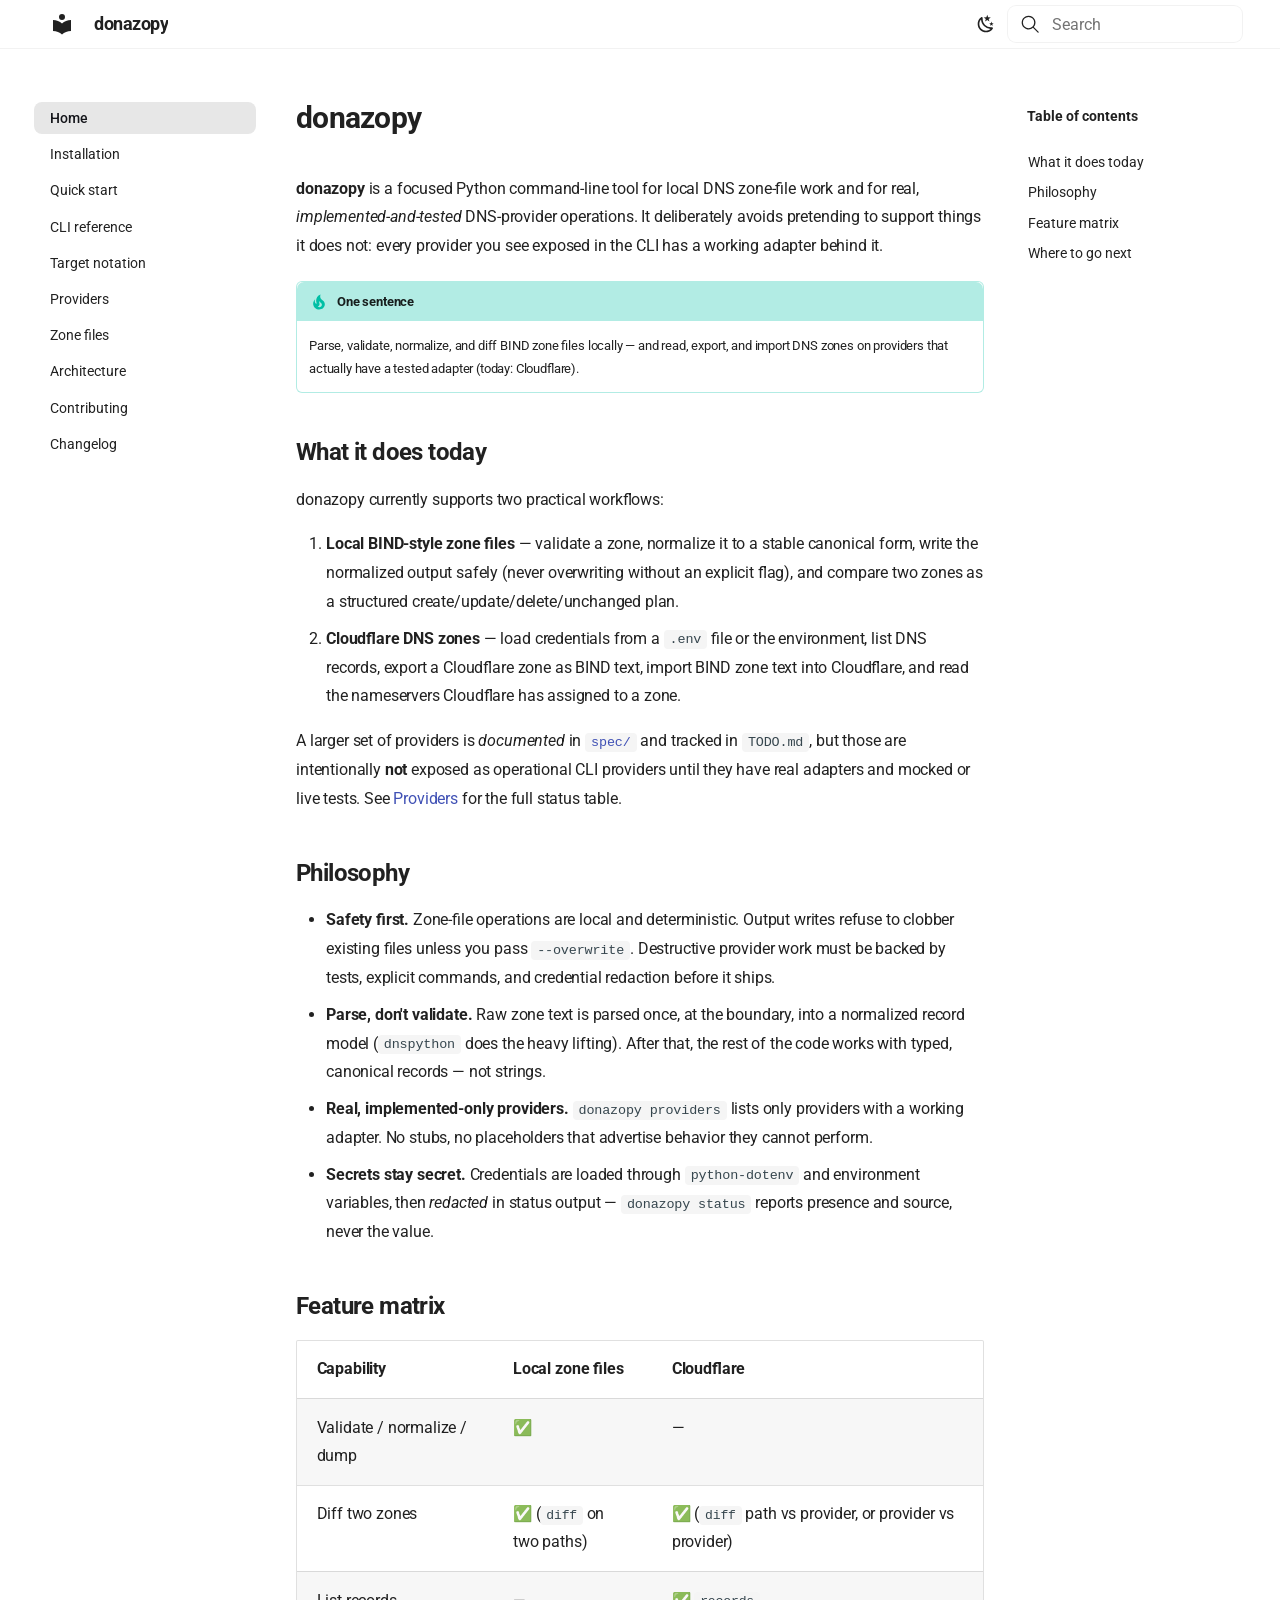
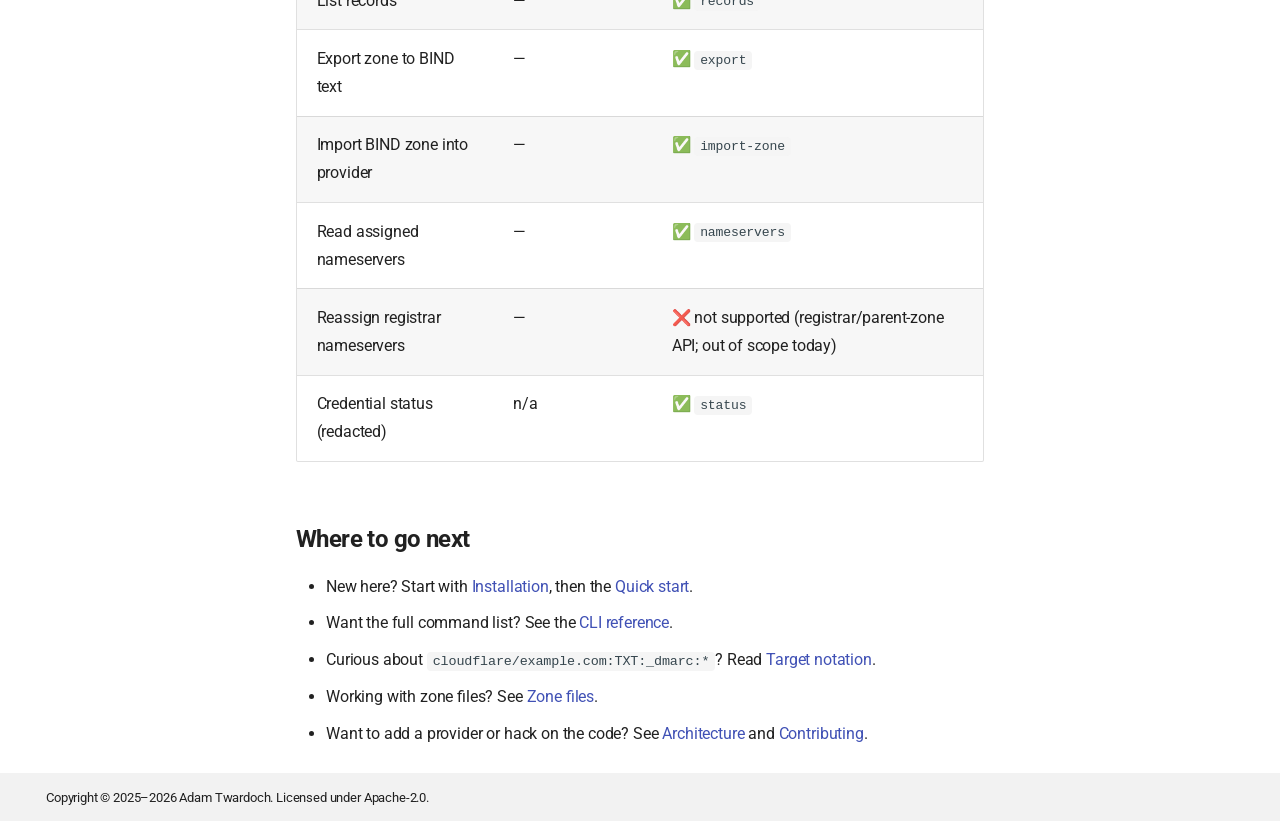
<file: docs/index.html>
<!doctype html>
<html lang="en" class="no-js">
  <head>
    
      <meta charset="utf-8">
      <meta name="viewport" content="width=device-width,initial-scale=1">
      
        <meta name="description" content="A focused Python CLI for local DNS zone-file work and real, tested DNS-provider operations.">
      
      
        <meta name="author" content="Adam Twardoch">
      
      
        <link rel="canonical" href="https://github.com/twardoch/donazopy/">
      
      
      
        <link rel="next" href="installation/">
      
      
        
      
      
      
      
        
        
        
          <link rel="icon" href="assets/images/favicon.png">
        
      
      <meta name="generator" content="mkdocs-1.6.1, mkdocs-materialx-10.1.5">
    
    
      
        <title>Home - donazopy</title>
      
    
    
      <link rel="stylesheet" href="assets/stylesheets/main.5cda52a2.min.css">
      
        
        <link rel="stylesheet" href="assets/stylesheets/palette.d7242098.min.css">
      
    
    

    

    
      
    
    
      
        
        
        <link rel="preconnect" href="https://fonts.gstatic.com" crossorigin>
        <link rel="stylesheet" href="https://fonts.googleapis.com/css?family=Roboto:300,300i,400,400i,700,700i%7CRoboto+Mono:400,400i,700,700i&display=fallback">
        <style>:root{--md-text-font:"Roboto";--md-code-font:"Roboto Mono"}</style>
      
    
    
      <link rel="stylesheet" href="css/extra.css">
    
    <script>__md_scope=new URL(".",location),__md_hash=e=>[...e].reduce(((e,_)=>(e<<5)-e+_.charCodeAt(0)),0),__md_get=(e,_=localStorage,t=__md_scope)=>JSON.parse(_.getItem(t.pathname+"."+e)),__md_set=(e,_,t=localStorage,a=__md_scope)=>{try{t.setItem(a.pathname+"."+e,JSON.stringify(_))}catch(e){}}</script>
    
      

    
    
  </head>
  
  
  
  
    
    
      
    
    
    
    
    <body dir="ltr" data-md-color-scheme="default" data-md-color-primary="black" data-md-color-accent="indigo" data-mx-topbar="glass">
  
    
    <input class="md-toggle" data-md-toggle="drawer" type="checkbox" id="__drawer" autocomplete="off">
    <input class="md-toggle" data-md-toggle="toc" type="checkbox" id="__toc" autocomplete="off">
    <input class="md-toggle" data-md-toggle="search" type="checkbox" id="__search" autocomplete="off">
    <label class="md-overlay" for="__drawer"></label>
    <label class="md-overlay" for="__toc"></label>
    <div data-md-component="skip">
      
        
        <a href="#donazopy" class="md-skip">
          Skip to content
        </a>
      
    </div>
    <div data-md-component="announce">
      
    </div>
    
    
      

  

<header class="md-header md-header--shadow" data-md-component="header">
  <nav class="md-header__inner md-grid" aria-label="Header">
    <a href="." title="donazopy" class="md-header__button md-logo" aria-label="donazopy" data-md-component="logo">
      
  
  <svg xmlns="http://www.w3.org/2000/svg" viewBox="0 0 24 24"><path d="M12 8a3 3 0 0 0 3-3 3 3 0 0 0-3-3 3 3 0 0 0-3 3 3 3 0 0 0 3 3m0 3.54C9.64 9.35 6.5 8 3 8v11c3.5 0 6.64 1.35 9 3.54 2.36-2.19 5.5-3.54 9-3.54V8c-3.5 0-6.64 1.35-9 3.54"/></svg>

    </a>
    <label class="md-header__button md-icon" for="__drawer">
      
      <svg xmlns="http://www.w3.org/2000/svg" viewBox="0 0 24 24"><path d="M3 6h18v2H3zm0 5h18v2H3zm0 5h18v2H3z"/></svg>
    </label>
    <div class="md-header__title" data-md-component="header-title">
      <div class="md-header__ellipsis">
        <div class="md-header__topic">
          <span class="md-ellipsis">
            donazopy
          </span>
        </div>
        <div class="md-header__topic" data-md-component="header-topic">
          <span class="md-ellipsis">
            
              Home
            
          </span>
        </div>
      </div>
    </div>
    
      
        <form class="md-header__option" data-md-component="palette">
  
    
    
    
    <input class="md-option" data-md-color-media="" data-md-color-scheme="default" data-md-color-primary="black" data-md-color-accent="indigo"  aria-label="Switch to dark mode"  type="radio" name="__palette" id="__palette_0">
    
      <label class="md-header__button md-icon" title="Switch to dark mode" for="__palette_1" hidden>
        <svg xmlns="http://www.w3.org/2000/svg" viewBox="0 0 24 24"><path d="m17.75 4.09-2.53 1.94.91 3.06-2.63-1.81-2.63 1.81.91-3.06-2.53-1.94L12.44 4l1.06-3 1.06 3zm3.5 6.91-1.64 1.25.59 1.98-1.7-1.17-1.7 1.17.59-1.98L15.75 11l2.06-.05L18.5 9l.69 1.95zm-2.28 4.95c.83-.08 1.72 1.1 1.19 1.85-.32.45-.66.87-1.08 1.27C15.17 23 8.84 23 4.94 19.07c-3.91-3.9-3.91-10.24 0-14.14.4-.4.82-.76 1.27-1.08.75-.53 1.93.36 1.85 1.19-.27 2.86.69 5.83 2.89 8.02a9.96 9.96 0 0 0 8.02 2.89m-1.64 2.02a12.08 12.08 0 0 1-7.8-3.47c-2.17-2.19-3.33-5-3.49-7.82-2.81 3.14-2.7 7.96.31 10.98 3.02 3.01 7.84 3.12 10.98.31"/></svg>
      </label>
    
  
    
    
    
    <input class="md-option" data-md-color-media="" data-md-color-scheme="slate" data-md-color-primary="black" data-md-color-accent="indigo"  aria-label="Switch to light mode"  type="radio" name="__palette" id="__palette_1">
    
      <label class="md-header__button md-icon" title="Switch to light mode" for="__palette_0" hidden>
        <svg xmlns="http://www.w3.org/2000/svg" viewBox="0 0 24 24"><path d="M12 7a5 5 0 0 1 5 5 5 5 0 0 1-5 5 5 5 0 0 1-5-5 5 5 0 0 1 5-5m0 2a3 3 0 0 0-3 3 3 3 0 0 0 3 3 3 3 0 0 0 3-3 3 3 0 0 0-3-3m0-7 2.39 3.42C13.65 5.15 12.84 5 12 5s-1.65.15-2.39.42zM3.34 7l4.16-.35A7.2 7.2 0 0 0 5.94 8.5c-.44.74-.69 1.5-.83 2.29zm.02 10 1.76-3.77a7.131 7.131 0 0 0 2.38 4.14zM20.65 7l-1.77 3.79a7.02 7.02 0 0 0-2.38-4.15zm-.01 10-4.14.36c.59-.51 1.12-1.14 1.54-1.86.42-.73.69-1.5.83-2.29zM12 22l-2.41-3.44c.74.27 1.55.44 2.41.44.82 0 1.63-.17 2.37-.44z"/></svg>
      </label>
    
  
</form>
      
    
    
      <script>var palette=__md_get("__palette");if(palette&&palette.color){if("(prefers-color-scheme)"===palette.color.media){var media=matchMedia("(prefers-color-scheme: light)"),input=document.querySelector(media.matches?"[data-md-color-media='(prefers-color-scheme: light)']":"[data-md-color-media='(prefers-color-scheme: dark)']");palette.color.media=input.getAttribute("data-md-color-media"),palette.color.scheme=input.getAttribute("data-md-color-scheme"),palette.color.primary=input.getAttribute("data-md-color-primary"),palette.color.accent=input.getAttribute("data-md-color-accent")}for(var[key,value]of Object.entries(palette.color))document.body.setAttribute("data-md-color-"+key,value)}</script>
    
    
    
      
      
        <label class="md-header__button md-icon" for="__search">
          
          <svg xmlns="http://www.w3.org/2000/svg" viewBox="0 0 24 24"><path d="M10.25 2a8.25 8.25 0 0 1 6.34 13.53l5.69 5.69a.749.749 0 0 1-.326 1.275.75.75 0 0 1-.734-.215l-5.69-5.69A8.25 8.25 0 1 1 10.25 2M3.5 10.25a6.75 6.75 0 1 0 13.5 0 6.75 6.75 0 0 0-13.5 0"/></svg>
        </label>
        <div class="md-search" data-md-component="search" role="dialog">
  <label class="md-search__overlay" for="__search"></label>
  <div class="md-search__inner" role="search">
    <form class="md-search__form" name="search">
      <input type="text" class="md-search__input" name="query" aria-label="Search" placeholder="Search" autocapitalize="off" autocorrect="off" autocomplete="off" spellcheck="false" data-md-component="search-query" required>
      <label class="md-search__icon md-icon" for="__search">
        
        <svg xmlns="http://www.w3.org/2000/svg" viewBox="0 0 24 24"><path d="M10.25 2a8.25 8.25 0 0 1 6.34 13.53l5.69 5.69a.749.749 0 0 1-.326 1.275.75.75 0 0 1-.734-.215l-5.69-5.69A8.25 8.25 0 1 1 10.25 2M3.5 10.25a6.75 6.75 0 1 0 13.5 0 6.75 6.75 0 0 0-13.5 0"/></svg>
        
        <svg xmlns="http://www.w3.org/2000/svg" viewBox="0 0 24 24"><path d="M20 11v2H8l5.5 5.5-1.42 1.42L4.16 12l7.92-7.92L13.5 5.5 8 11z"/></svg>
      </label>
      <nav class="md-search__options" aria-label="Search">
        
        <button type="reset" class="md-search__icon md-icon" title="Clear" aria-label="Clear" tabindex="-1">
          
          <svg xmlns="http://www.w3.org/2000/svg" viewBox="0 0 24 24"><path d="M19 6.41 17.59 5 12 10.59 6.41 5 5 6.41 10.59 12 5 17.59 6.41 19 12 13.41 17.59 19 19 17.59 13.41 12z"/></svg>
        </button>
      </nav>
      
    </form>
    <div class="md-search__output">
      <div class="md-search__scrollwrap" tabindex="0">
        <div class="md-search-result" data-md-component="search-result">
          <div class="md-search-result__meta">
            Initializing search
          </div>
          <ol class="md-search-result__list" role="presentation"></ol>
        </div>
      </div>
    </div>
  </div>
</div>
      
    
    
  </nav>
  
</header>
    
    <div class="md-container" data-md-component="container">
      
      
        
          
        
      
      <main class="md-main" data-md-component="main">
        <div class="md-main__inner md-grid">
          
            
              
              <div class="md-sidebar md-sidebar--primary" data-md-component="sidebar" data-md-type="navigation" >
                <div class="md-sidebar__scrollwrap">
                  <div class="md-sidebar__inner">
                    



<nav class="md-nav md-nav--primary" aria-label="Navigation" data-md-level="0">
  <label class="md-nav__title" for="__drawer">
    <a href="." title="donazopy" class="md-nav__button md-logo" aria-label="donazopy" data-md-component="logo">
      
  
  <svg xmlns="http://www.w3.org/2000/svg" viewBox="0 0 24 24"><path d="M12 8a3 3 0 0 0 3-3 3 3 0 0 0-3-3 3 3 0 0 0-3 3 3 3 0 0 0 3 3m0 3.54C9.64 9.35 6.5 8 3 8v11c3.5 0 6.64 1.35 9 3.54 2.36-2.19 5.5-3.54 9-3.54V8c-3.5 0-6.64 1.35-9 3.54"/></svg>

    </a>
    donazopy
  </label>
  
  <ul class="md-nav__list">
    
      
      
  
  
    
  
  
  
    <li class="md-nav__item md-nav__item--active">
      
      <input class="md-nav__toggle md-toggle" type="checkbox" id="__toc">
      
      
        
      
      
        <label class="md-nav__link md-nav__link--active" for="__toc">
          
  
  
  <span class="md-ellipsis">
    
  
    Home
  

    
  </span>
  
  

          <span class="md-nav__icon md-icon"></span>
        </label>
      
      <a href="." class="md-nav__link md-nav__link--active">
        
  
  
  <span class="md-ellipsis">
    
  
    Home
  

    
  </span>
  
  

      </a>
      
        

<nav class="md-nav md-nav--secondary" aria-label="Table of contents">
  
  
  
    
  
  
    <label class="md-nav__title" for="__toc">
      <span class="md-nav__icon md-icon"></span>
      Table of contents
    </label>
    <ul class="md-nav__list" data-md-component="toc">
      
        <li class="md-nav__item">
  <a href="#what-it-does-today" class="md-nav__link">
    <span class="md-ellipsis">
      
        What it does today
      
    </span>
  </a>
  
</li>
      
        <li class="md-nav__item">
  <a href="#philosophy" class="md-nav__link">
    <span class="md-ellipsis">
      
        Philosophy
      
    </span>
  </a>
  
</li>
      
        <li class="md-nav__item">
  <a href="#feature-matrix" class="md-nav__link">
    <span class="md-ellipsis">
      
        Feature matrix
      
    </span>
  </a>
  
</li>
      
        <li class="md-nav__item">
  <a href="#where-to-go-next" class="md-nav__link">
    <span class="md-ellipsis">
      
        Where to go next
      
    </span>
  </a>
  
</li>
      
    </ul>
  
</nav>
      
    </li>
  

    
      
      
  
  
  
  
    <li class="md-nav__item">
      <a href="installation/" class="md-nav__link">
        
  
  
  <span class="md-ellipsis">
    
  
    Installation
  

    
  </span>
  
  

      </a>
    </li>
  

    
      
      
  
  
  
  
    <li class="md-nav__item">
      <a href="quickstart/" class="md-nav__link">
        
  
  
  <span class="md-ellipsis">
    
  
    Quick start
  

    
  </span>
  
  

      </a>
    </li>
  

    
      
      
  
  
  
  
    <li class="md-nav__item">
      <a href="cli/" class="md-nav__link">
        
  
  
  <span class="md-ellipsis">
    
  
    CLI reference
  

    
  </span>
  
  

      </a>
    </li>
  

    
      
      
  
  
  
  
    <li class="md-nav__item">
      <a href="targets/" class="md-nav__link">
        
  
  
  <span class="md-ellipsis">
    
  
    Target notation
  

    
  </span>
  
  

      </a>
    </li>
  

    
      
      
  
  
  
  
    <li class="md-nav__item">
      <a href="providers/" class="md-nav__link">
        
  
  
  <span class="md-ellipsis">
    
  
    Providers
  

    
  </span>
  
  

      </a>
    </li>
  

    
      
      
  
  
  
  
    <li class="md-nav__item">
      <a href="zonefiles/" class="md-nav__link">
        
  
  
  <span class="md-ellipsis">
    
  
    Zone files
  

    
  </span>
  
  

      </a>
    </li>
  

    
      
      
  
  
  
  
    <li class="md-nav__item">
      <a href="architecture/" class="md-nav__link">
        
  
  
  <span class="md-ellipsis">
    
  
    Architecture
  

    
  </span>
  
  

      </a>
    </li>
  

    
      
      
  
  
  
  
    <li class="md-nav__item">
      <a href="contributing/" class="md-nav__link">
        
  
  
  <span class="md-ellipsis">
    
  
    Contributing
  

    
  </span>
  
  

      </a>
    </li>
  

    
      
      
  
  
  
  
    <li class="md-nav__item">
      <a href="changelog/" class="md-nav__link">
        
  
  
  <span class="md-ellipsis">
    
  
    Changelog
  

    
  </span>
  
  

      </a>
    </li>
  

    
  </ul>
</nav>
                  </div>
                </div>
              </div>
            
            
              
              <div class="md-sidebar md-sidebar--secondary" data-md-component="sidebar" data-md-type="toc" >
                <div class="md-sidebar__scrollwrap">
                  <div class="md-sidebar__inner">
                    

<nav class="md-nav md-nav--secondary" aria-label="Table of contents">
  
  
  
    
  
  
    <label class="md-nav__title" for="__toc">
      <span class="md-nav__icon md-icon"></span>
      Table of contents
    </label>
    <ul class="md-nav__list" data-md-component="toc">
      
        <li class="md-nav__item">
  <a href="#what-it-does-today" class="md-nav__link">
    <span class="md-ellipsis">
      
        What it does today
      
    </span>
  </a>
  
</li>
      
        <li class="md-nav__item">
  <a href="#philosophy" class="md-nav__link">
    <span class="md-ellipsis">
      
        Philosophy
      
    </span>
  </a>
  
</li>
      
        <li class="md-nav__item">
  <a href="#feature-matrix" class="md-nav__link">
    <span class="md-ellipsis">
      
        Feature matrix
      
    </span>
  </a>
  
</li>
      
        <li class="md-nav__item">
  <a href="#where-to-go-next" class="md-nav__link">
    <span class="md-ellipsis">
      
        Where to go next
      
    </span>
  </a>
  
</li>
      
    </ul>
  
</nav>
                  </div>
                </div>
              </div>
            
          
          
            <div class="md-content" data-md-component="content">
              
              <article class="md-content__inner md-typeset">
                
                  

<h1 id="donazopy">donazopy<a class="headerlink" href="#donazopy" title="Permanent link">&para;</a></h1>
<p><strong>donazopy</strong> is a focused Python command-line tool for local DNS zone-file work
and for real, <em>implemented-and-tested</em> DNS-provider operations. It deliberately
avoids pretending to support things it does not: every provider you see exposed
in the CLI has a working adapter behind it.</p>
<div class="admonition tip">
<p class="admonition-title">One sentence</p>
<p>Parse, validate, normalize, and diff BIND zone files locally — and read,
export, and import DNS zones on providers that actually have a tested
adapter (today: Cloudflare).</p>
</div>
<h2 id="what-it-does-today">What it does today<a class="headerlink" href="#what-it-does-today" title="Permanent link">&para;</a></h2>
<p>donazopy currently supports two practical workflows:</p>
<ol>
<li><strong>Local BIND-style zone files</strong> — validate a zone, normalize it to a stable
   canonical form, write the normalized output safely (never overwriting
   without an explicit flag), and compare two zones as a structured
   create/update/delete/unchanged plan.</li>
<li><strong>Cloudflare DNS zones</strong> — load credentials from a <code>.env</code> file or the
   environment, list DNS records, export a Cloudflare zone as BIND text, import
   BIND zone text into Cloudflare, and read the nameservers Cloudflare has
   assigned to a zone.</li>
</ol>
<p>A larger set of providers is <em>documented</em> in <a href="architecture/#specification-chapters"><code>spec/</code></a>
and tracked in <code>TODO.md</code>, but those are intentionally <strong>not</strong> exposed as
operational CLI providers until they have real adapters and mocked or live
tests. See <a href="providers/">Providers</a> for the full status table.</p>
<h2 id="philosophy">Philosophy<a class="headerlink" href="#philosophy" title="Permanent link">&para;</a></h2>
<ul>
<li><strong>Safety first.</strong> Zone-file operations are local and deterministic. Output
  writes refuse to clobber existing files unless you pass <code>--overwrite</code>.
  Destructive provider work must be backed by tests, explicit commands, and
  credential redaction before it ships.</li>
<li><strong>Parse, don't validate.</strong> Raw zone text is parsed once, at the boundary,
  into a normalized record model (<code>dnspython</code> does the heavy lifting). After
  that, the rest of the code works with typed, canonical records — not strings.</li>
<li><strong>Real, implemented-only providers.</strong> <code>donazopy providers</code> lists only
  providers with a working adapter. No stubs, no placeholders that advertise
  behavior they cannot perform.</li>
<li><strong>Secrets stay secret.</strong> Credentials are loaded through <code>python-dotenv</code> and
  environment variables, then <em>redacted</em> in status output — <code>donazopy status</code>
  reports presence and source, never the value.</li>
</ul>
<h2 id="feature-matrix">Feature matrix<a class="headerlink" href="#feature-matrix" title="Permanent link">&para;</a></h2>
<table>
<thead>
<tr>
<th>Capability</th>
<th>Local zone files</th>
<th>Cloudflare</th>
</tr>
</thead>
<tbody>
<tr>
<td>Validate / normalize / dump</td>
<td>✅</td>
<td>—</td>
</tr>
<tr>
<td>Diff two zones</td>
<td>✅ (<code>diff</code> on two paths)</td>
<td>✅ (<code>diff</code> path vs provider, or provider vs provider)</td>
</tr>
<tr>
<td>List records</td>
<td>—</td>
<td>✅ <code>records</code></td>
</tr>
<tr>
<td>Export zone to BIND text</td>
<td>—</td>
<td>✅ <code>export</code></td>
</tr>
<tr>
<td>Import BIND zone into provider</td>
<td>—</td>
<td>✅ <code>import-zone</code></td>
</tr>
<tr>
<td>Read assigned nameservers</td>
<td>—</td>
<td>✅ <code>nameservers</code></td>
</tr>
<tr>
<td>Reassign registrar nameservers</td>
<td>—</td>
<td>❌ not supported (registrar/parent-zone API; out of scope today)</td>
</tr>
<tr>
<td>Credential status (redacted)</td>
<td>n/a</td>
<td>✅ <code>status</code></td>
</tr>
</tbody>
</table>
<h2 id="where-to-go-next">Where to go next<a class="headerlink" href="#where-to-go-next" title="Permanent link">&para;</a></h2>
<ul>
<li>New here? Start with <a href="installation/">Installation</a>, then the
  <a href="quickstart/">Quick start</a>.</li>
<li>Want the full command list? See the <a href="cli/">CLI reference</a>.</li>
<li>Curious about <code>cloudflare/example.com:TXT:_dmarc:*</code>? Read
  <a href="targets/">Target notation</a>.</li>
<li>Working with zone files? See <a href="zonefiles/">Zone files</a>.</li>
<li>Want to add a provider or hack on the code? See
  <a href="architecture/">Architecture</a> and <a href="contributing/">Contributing</a>.</li>
</ul>







                
              </article>
            </div>
          
          
<script>var target=document.getElementById(location.hash.slice(1));target&&target.name&&(target.checked=target.name.startsWith("__tabbed_"))</script>
        </div>
          <div class="md-top" data-md-component="top" hidden>
  <div class="md-top__center">
    <button type="button" class="md-top__button md-top__button--main" data-md-action="top">
      
      <svg xmlns="http://www.w3.org/2000/svg" viewBox="0 0 24 24"><path d="M13 20h-2V8l-5.5 5.5-1.42-1.42L12 4.16l7.92 7.92-1.42 1.42L13 8z"/></svg>
      <span>Back to top</span>
    </button>
    
      
      
      <label class="md-top__button md-top__side md-top__side--nav" for="__drawer" >
        <svg xmlns="http://www.w3.org/2000/svg" fill="none" stroke="currentColor" stroke-linecap="round" stroke-linejoin="round" stroke-width="2" class="lucide lucide-panel-left" viewBox="0 0 24 24"><rect width="18" height="18" x="3" y="3" rx="2"/><path d="M9 3v18"/></svg>
      </label>
    
    
      
      
      <label class="md-top__button md-top__side md-top__side--toc" for="__toc" >
        <svg xmlns="http://www.w3.org/2000/svg" fill="none" stroke="currentColor" stroke-linecap="round" stroke-linejoin="round" stroke-width="2" class="lucide lucide-panel-right" viewBox="0 0 24 24"><rect width="18" height="18" x="3" y="3" rx="2"/><path d="M15 3v18"/></svg>
      </label>
    
  </div>
</div>
      </main>
      
        <footer class="md-footer">
  
  <div class="md-footer-meta md-typeset">
    <div class="md-footer-meta__inner md-grid">
      <div class="md-copyright">
  
    <div class="md-copyright__highlight">
      Copyright © 2025–2026 Adam Twardoch. Licensed under Apache-2.0.
    </div>
  
  
</div>
      
    </div>
  </div>
</footer>
      
    </div>
    <div class="md-dialog" data-md-component="dialog">
      <div class="md-dialog__inner md-typeset"></div>
    </div>
    
    
    
      
      
      <script id="__config" type="application/json">{"annotate": null, "base": ".", "features": ["navigation.top", "navigation.sections", "toc.follow", "content.code.copy", "content.code.annotate"], "search": "assets/javascripts/workers/search.2c215733.min.js", "tags": null, "translations": {"clipboard.copied": "Copied to clipboard", "clipboard.copy": "Copy to clipboard", "code.download": "Download", "code.select": "Toggle line selection", "search.result.more.one": "1 more on this page", "search.result.more.other": "# more on this page", "search.result.none": "No matching documents", "search.result.one": "1 matching document", "search.result.other": "# matching documents", "search.result.placeholder": "Type to start searching", "search.result.term.missing": "Missing", "select.version": "Select version"}, "version": null}</script>
    
    
      <script src="assets/javascripts/bundle.1a8646e9.min.js"></script>
      
    
  </body>
</html>
</file>
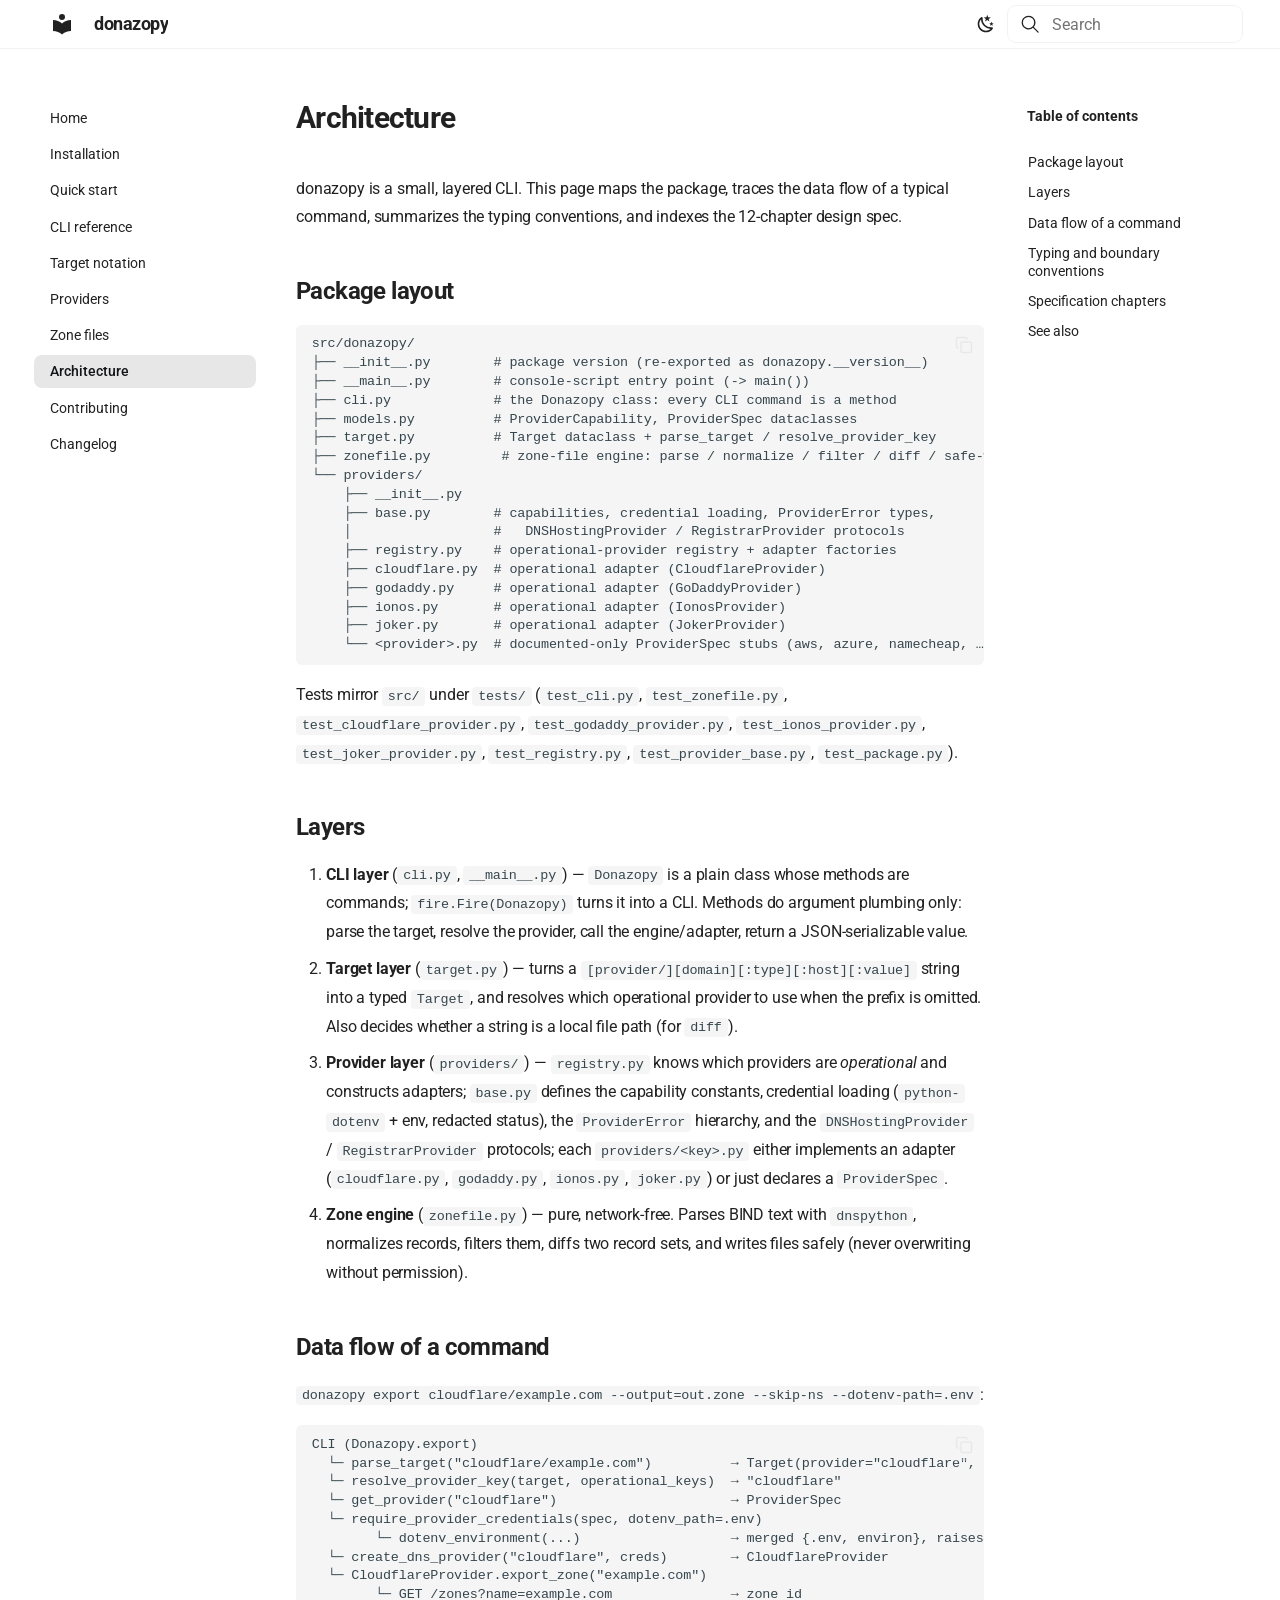
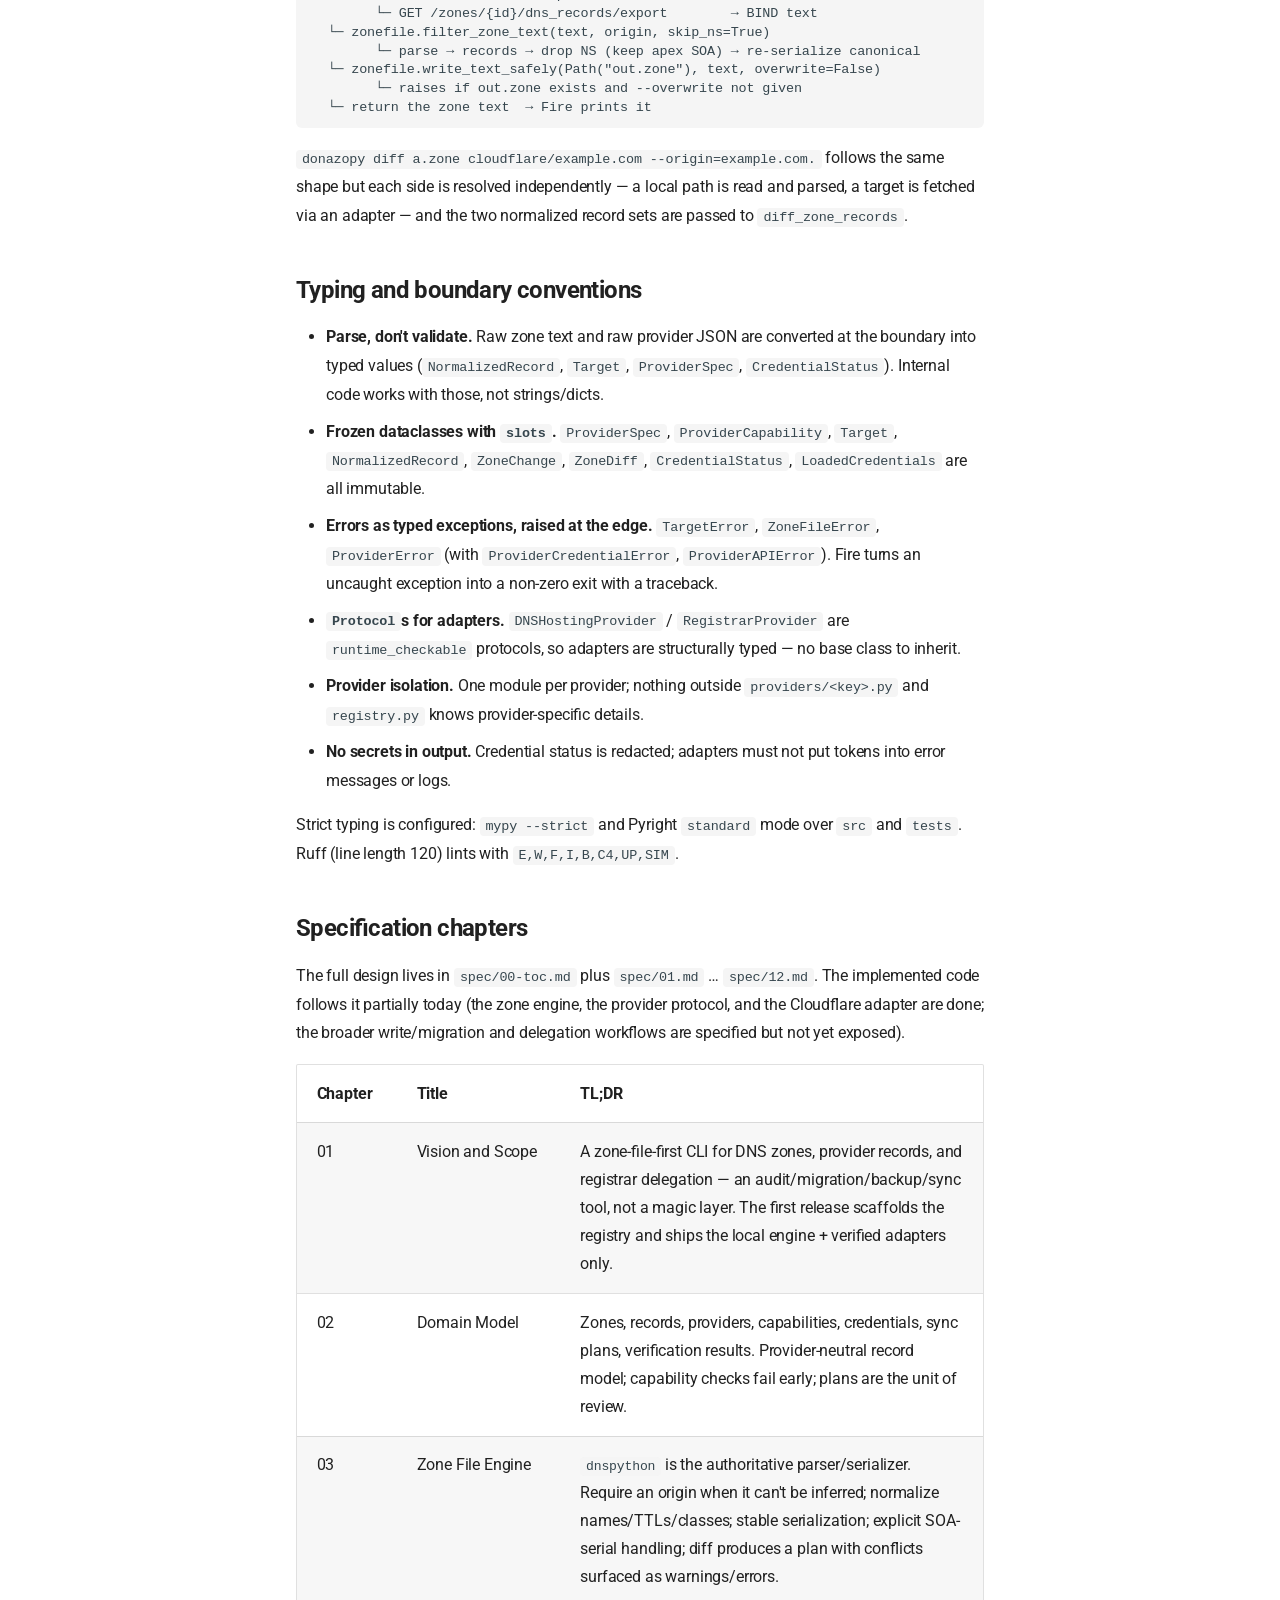
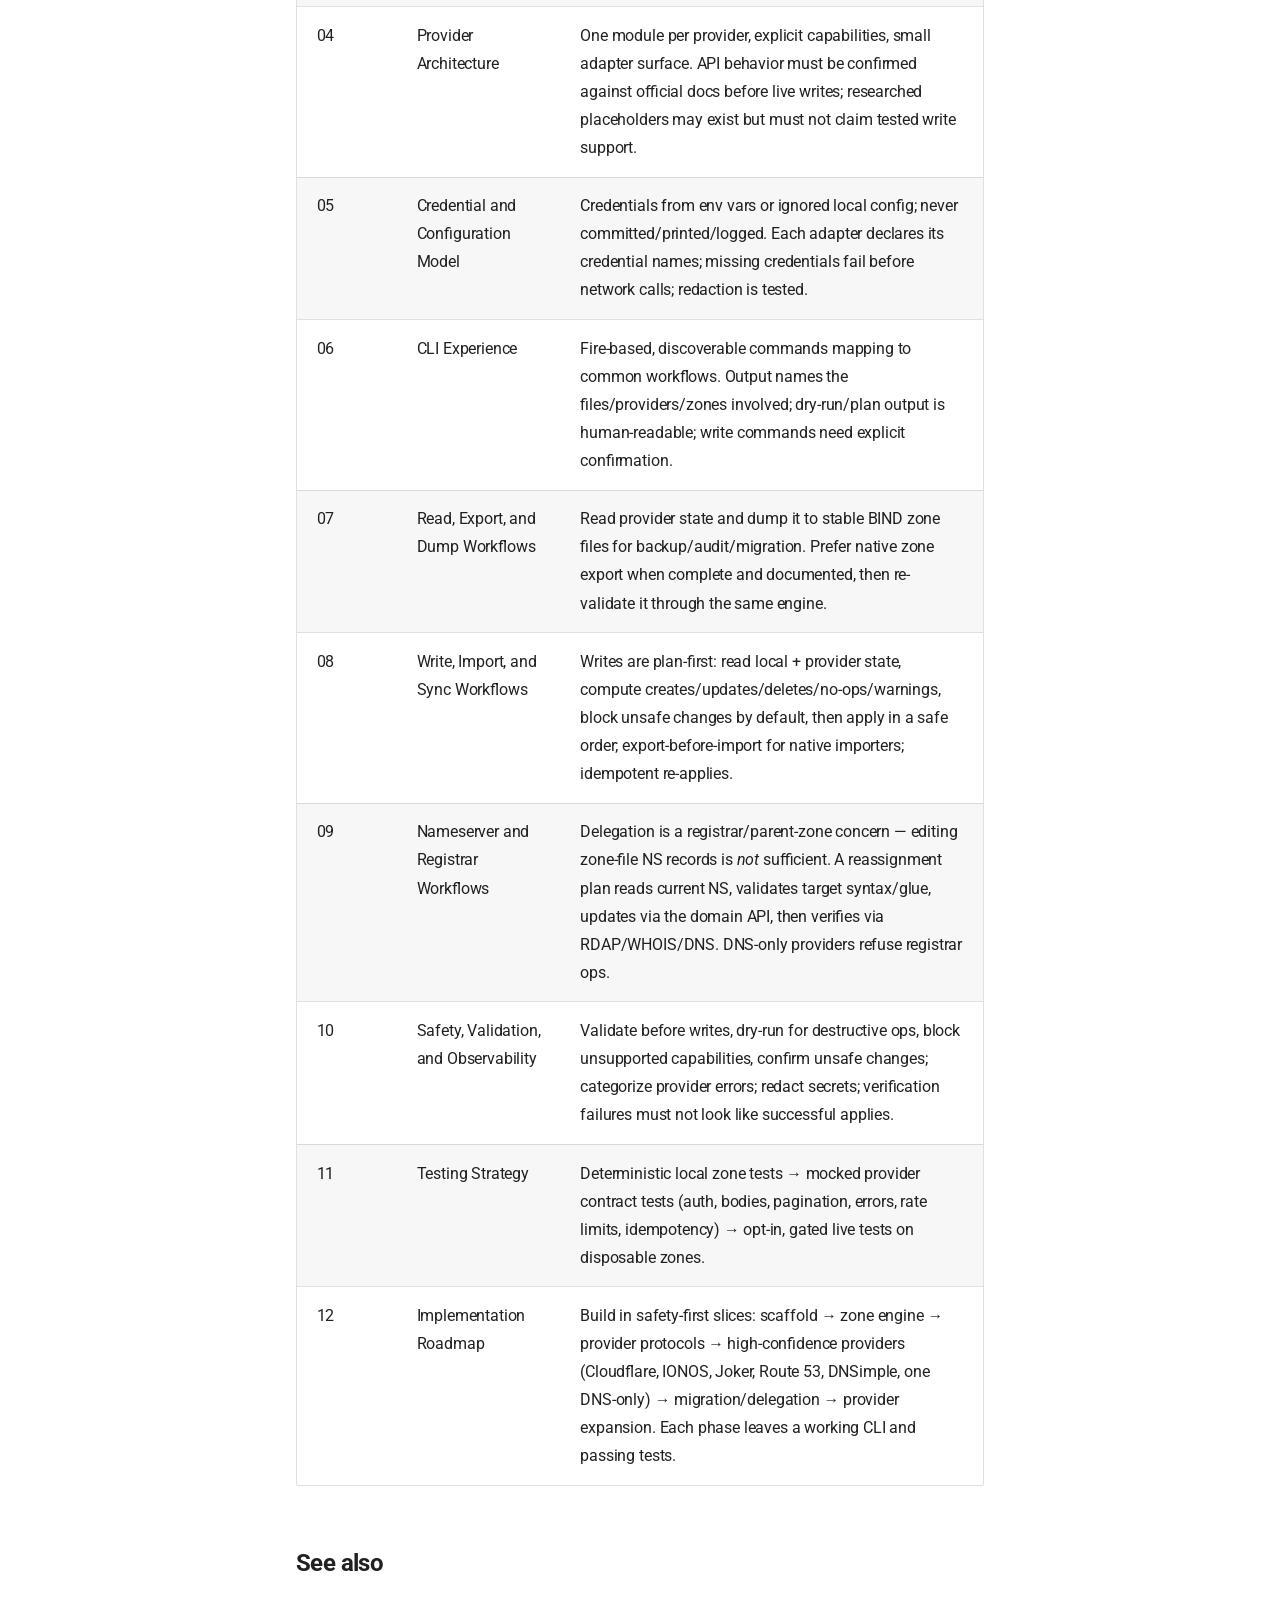
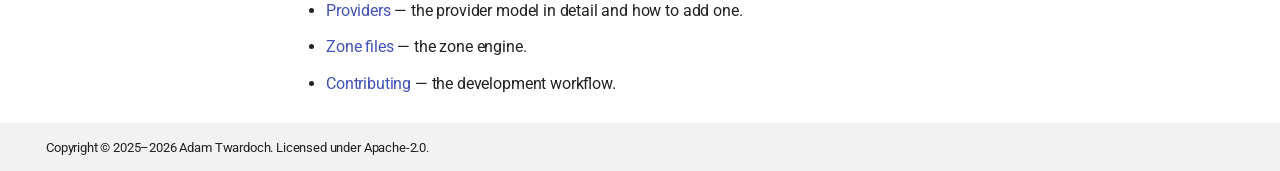
<file: docs/architecture/index.html>
<!doctype html>
<html lang="en" class="no-js">
  <head>
    
      <meta charset="utf-8">
      <meta name="viewport" content="width=device-width,initial-scale=1">
      
        <meta name="description" content="A focused Python CLI for local DNS zone-file work and real, tested DNS-provider operations.">
      
      
        <meta name="author" content="Adam Twardoch">
      
      
        <link rel="canonical" href="https://github.com/twardoch/donazopy/architecture/">
      
      
        <link rel="prev" href="../zonefiles/">
      
      
        <link rel="next" href="../contributing/">
      
      
        
      
      
      
      
        
        
        
          <link rel="icon" href="../assets/images/favicon.png">
        
      
      <meta name="generator" content="mkdocs-1.6.1, mkdocs-materialx-10.1.5">
    
    
      
        <title>Architecture - donazopy</title>
      
    
    
      <link rel="stylesheet" href="../assets/stylesheets/main.5cda52a2.min.css">
      
        
        <link rel="stylesheet" href="../assets/stylesheets/palette.d7242098.min.css">
      
    
    

    

    
      
    
    
      
        
        
        <link rel="preconnect" href="https://fonts.gstatic.com" crossorigin>
        <link rel="stylesheet" href="https://fonts.googleapis.com/css?family=Roboto:300,300i,400,400i,700,700i%7CRoboto+Mono:400,400i,700,700i&display=fallback">
        <style>:root{--md-text-font:"Roboto";--md-code-font:"Roboto Mono"}</style>
      
    
    
      <link rel="stylesheet" href="../css/extra.css">
    
    <script>__md_scope=new URL("..",location),__md_hash=e=>[...e].reduce(((e,_)=>(e<<5)-e+_.charCodeAt(0)),0),__md_get=(e,_=localStorage,t=__md_scope)=>JSON.parse(_.getItem(t.pathname+"."+e)),__md_set=(e,_,t=localStorage,a=__md_scope)=>{try{t.setItem(a.pathname+"."+e,JSON.stringify(_))}catch(e){}}</script>
    
      

    
    
  </head>
  
  
  
  
    
    
      
    
    
    
    
    <body dir="ltr" data-md-color-scheme="default" data-md-color-primary="black" data-md-color-accent="indigo" data-mx-topbar="glass">
  
    
    <input class="md-toggle" data-md-toggle="drawer" type="checkbox" id="__drawer" autocomplete="off">
    <input class="md-toggle" data-md-toggle="toc" type="checkbox" id="__toc" autocomplete="off">
    <input class="md-toggle" data-md-toggle="search" type="checkbox" id="__search" autocomplete="off">
    <label class="md-overlay" for="__drawer"></label>
    <label class="md-overlay" for="__toc"></label>
    <div data-md-component="skip">
      
        
        <a href="#architecture" class="md-skip">
          Skip to content
        </a>
      
    </div>
    <div data-md-component="announce">
      
    </div>
    
    
      

  

<header class="md-header md-header--shadow" data-md-component="header">
  <nav class="md-header__inner md-grid" aria-label="Header">
    <a href=".." title="donazopy" class="md-header__button md-logo" aria-label="donazopy" data-md-component="logo">
      
  
  <svg xmlns="http://www.w3.org/2000/svg" viewBox="0 0 24 24"><path d="M12 8a3 3 0 0 0 3-3 3 3 0 0 0-3-3 3 3 0 0 0-3 3 3 3 0 0 0 3 3m0 3.54C9.64 9.35 6.5 8 3 8v11c3.5 0 6.64 1.35 9 3.54 2.36-2.19 5.5-3.54 9-3.54V8c-3.5 0-6.64 1.35-9 3.54"/></svg>

    </a>
    <label class="md-header__button md-icon" for="__drawer">
      
      <svg xmlns="http://www.w3.org/2000/svg" viewBox="0 0 24 24"><path d="M3 6h18v2H3zm0 5h18v2H3zm0 5h18v2H3z"/></svg>
    </label>
    <div class="md-header__title" data-md-component="header-title">
      <div class="md-header__ellipsis">
        <div class="md-header__topic">
          <span class="md-ellipsis">
            donazopy
          </span>
        </div>
        <div class="md-header__topic" data-md-component="header-topic">
          <span class="md-ellipsis">
            
              Architecture
            
          </span>
        </div>
      </div>
    </div>
    
      
        <form class="md-header__option" data-md-component="palette">
  
    
    
    
    <input class="md-option" data-md-color-media="" data-md-color-scheme="default" data-md-color-primary="black" data-md-color-accent="indigo"  aria-label="Switch to dark mode"  type="radio" name="__palette" id="__palette_0">
    
      <label class="md-header__button md-icon" title="Switch to dark mode" for="__palette_1" hidden>
        <svg xmlns="http://www.w3.org/2000/svg" viewBox="0 0 24 24"><path d="m17.75 4.09-2.53 1.94.91 3.06-2.63-1.81-2.63 1.81.91-3.06-2.53-1.94L12.44 4l1.06-3 1.06 3zm3.5 6.91-1.64 1.25.59 1.98-1.7-1.17-1.7 1.17.59-1.98L15.75 11l2.06-.05L18.5 9l.69 1.95zm-2.28 4.95c.83-.08 1.72 1.1 1.19 1.85-.32.45-.66.87-1.08 1.27C15.17 23 8.84 23 4.94 19.07c-3.91-3.9-3.91-10.24 0-14.14.4-.4.82-.76 1.27-1.08.75-.53 1.93.36 1.85 1.19-.27 2.86.69 5.83 2.89 8.02a9.96 9.96 0 0 0 8.02 2.89m-1.64 2.02a12.08 12.08 0 0 1-7.8-3.47c-2.17-2.19-3.33-5-3.49-7.82-2.81 3.14-2.7 7.96.31 10.98 3.02 3.01 7.84 3.12 10.98.31"/></svg>
      </label>
    
  
    
    
    
    <input class="md-option" data-md-color-media="" data-md-color-scheme="slate" data-md-color-primary="black" data-md-color-accent="indigo"  aria-label="Switch to light mode"  type="radio" name="__palette" id="__palette_1">
    
      <label class="md-header__button md-icon" title="Switch to light mode" for="__palette_0" hidden>
        <svg xmlns="http://www.w3.org/2000/svg" viewBox="0 0 24 24"><path d="M12 7a5 5 0 0 1 5 5 5 5 0 0 1-5 5 5 5 0 0 1-5-5 5 5 0 0 1 5-5m0 2a3 3 0 0 0-3 3 3 3 0 0 0 3 3 3 3 0 0 0 3-3 3 3 0 0 0-3-3m0-7 2.39 3.42C13.65 5.15 12.84 5 12 5s-1.65.15-2.39.42zM3.34 7l4.16-.35A7.2 7.2 0 0 0 5.94 8.5c-.44.74-.69 1.5-.83 2.29zm.02 10 1.76-3.77a7.131 7.131 0 0 0 2.38 4.14zM20.65 7l-1.77 3.79a7.02 7.02 0 0 0-2.38-4.15zm-.01 10-4.14.36c.59-.51 1.12-1.14 1.54-1.86.42-.73.69-1.5.83-2.29zM12 22l-2.41-3.44c.74.27 1.55.44 2.41.44.82 0 1.63-.17 2.37-.44z"/></svg>
      </label>
    
  
</form>
      
    
    
      <script>var palette=__md_get("__palette");if(palette&&palette.color){if("(prefers-color-scheme)"===palette.color.media){var media=matchMedia("(prefers-color-scheme: light)"),input=document.querySelector(media.matches?"[data-md-color-media='(prefers-color-scheme: light)']":"[data-md-color-media='(prefers-color-scheme: dark)']");palette.color.media=input.getAttribute("data-md-color-media"),palette.color.scheme=input.getAttribute("data-md-color-scheme"),palette.color.primary=input.getAttribute("data-md-color-primary"),palette.color.accent=input.getAttribute("data-md-color-accent")}for(var[key,value]of Object.entries(palette.color))document.body.setAttribute("data-md-color-"+key,value)}</script>
    
    
    
      
      
        <label class="md-header__button md-icon" for="__search">
          
          <svg xmlns="http://www.w3.org/2000/svg" viewBox="0 0 24 24"><path d="M10.25 2a8.25 8.25 0 0 1 6.34 13.53l5.69 5.69a.749.749 0 0 1-.326 1.275.75.75 0 0 1-.734-.215l-5.69-5.69A8.25 8.25 0 1 1 10.25 2M3.5 10.25a6.75 6.75 0 1 0 13.5 0 6.75 6.75 0 0 0-13.5 0"/></svg>
        </label>
        <div class="md-search" data-md-component="search" role="dialog">
  <label class="md-search__overlay" for="__search"></label>
  <div class="md-search__inner" role="search">
    <form class="md-search__form" name="search">
      <input type="text" class="md-search__input" name="query" aria-label="Search" placeholder="Search" autocapitalize="off" autocorrect="off" autocomplete="off" spellcheck="false" data-md-component="search-query" required>
      <label class="md-search__icon md-icon" for="__search">
        
        <svg xmlns="http://www.w3.org/2000/svg" viewBox="0 0 24 24"><path d="M10.25 2a8.25 8.25 0 0 1 6.34 13.53l5.69 5.69a.749.749 0 0 1-.326 1.275.75.75 0 0 1-.734-.215l-5.69-5.69A8.25 8.25 0 1 1 10.25 2M3.5 10.25a6.75 6.75 0 1 0 13.5 0 6.75 6.75 0 0 0-13.5 0"/></svg>
        
        <svg xmlns="http://www.w3.org/2000/svg" viewBox="0 0 24 24"><path d="M20 11v2H8l5.5 5.5-1.42 1.42L4.16 12l7.92-7.92L13.5 5.5 8 11z"/></svg>
      </label>
      <nav class="md-search__options" aria-label="Search">
        
        <button type="reset" class="md-search__icon md-icon" title="Clear" aria-label="Clear" tabindex="-1">
          
          <svg xmlns="http://www.w3.org/2000/svg" viewBox="0 0 24 24"><path d="M19 6.41 17.59 5 12 10.59 6.41 5 5 6.41 10.59 12 5 17.59 6.41 19 12 13.41 17.59 19 19 17.59 13.41 12z"/></svg>
        </button>
      </nav>
      
    </form>
    <div class="md-search__output">
      <div class="md-search__scrollwrap" tabindex="0">
        <div class="md-search-result" data-md-component="search-result">
          <div class="md-search-result__meta">
            Initializing search
          </div>
          <ol class="md-search-result__list" role="presentation"></ol>
        </div>
      </div>
    </div>
  </div>
</div>
      
    
    
  </nav>
  
</header>
    
    <div class="md-container" data-md-component="container">
      
      
        
          
        
      
      <main class="md-main" data-md-component="main">
        <div class="md-main__inner md-grid">
          
            
              
              <div class="md-sidebar md-sidebar--primary" data-md-component="sidebar" data-md-type="navigation" >
                <div class="md-sidebar__scrollwrap">
                  <div class="md-sidebar__inner">
                    



<nav class="md-nav md-nav--primary" aria-label="Navigation" data-md-level="0">
  <label class="md-nav__title" for="__drawer">
    <a href=".." title="donazopy" class="md-nav__button md-logo" aria-label="donazopy" data-md-component="logo">
      
  
  <svg xmlns="http://www.w3.org/2000/svg" viewBox="0 0 24 24"><path d="M12 8a3 3 0 0 0 3-3 3 3 0 0 0-3-3 3 3 0 0 0-3 3 3 3 0 0 0 3 3m0 3.54C9.64 9.35 6.5 8 3 8v11c3.5 0 6.64 1.35 9 3.54 2.36-2.19 5.5-3.54 9-3.54V8c-3.5 0-6.64 1.35-9 3.54"/></svg>

    </a>
    donazopy
  </label>
  
  <ul class="md-nav__list">
    
      
      
  
  
  
  
    <li class="md-nav__item">
      <a href=".." class="md-nav__link">
        
  
  
  <span class="md-ellipsis">
    
  
    Home
  

    
  </span>
  
  

      </a>
    </li>
  

    
      
      
  
  
  
  
    <li class="md-nav__item">
      <a href="../installation/" class="md-nav__link">
        
  
  
  <span class="md-ellipsis">
    
  
    Installation
  

    
  </span>
  
  

      </a>
    </li>
  

    
      
      
  
  
  
  
    <li class="md-nav__item">
      <a href="../quickstart/" class="md-nav__link">
        
  
  
  <span class="md-ellipsis">
    
  
    Quick start
  

    
  </span>
  
  

      </a>
    </li>
  

    
      
      
  
  
  
  
    <li class="md-nav__item">
      <a href="../cli/" class="md-nav__link">
        
  
  
  <span class="md-ellipsis">
    
  
    CLI reference
  

    
  </span>
  
  

      </a>
    </li>
  

    
      
      
  
  
  
  
    <li class="md-nav__item">
      <a href="../targets/" class="md-nav__link">
        
  
  
  <span class="md-ellipsis">
    
  
    Target notation
  

    
  </span>
  
  

      </a>
    </li>
  

    
      
      
  
  
  
  
    <li class="md-nav__item">
      <a href="../providers/" class="md-nav__link">
        
  
  
  <span class="md-ellipsis">
    
  
    Providers
  

    
  </span>
  
  

      </a>
    </li>
  

    
      
      
  
  
  
  
    <li class="md-nav__item">
      <a href="../zonefiles/" class="md-nav__link">
        
  
  
  <span class="md-ellipsis">
    
  
    Zone files
  

    
  </span>
  
  

      </a>
    </li>
  

    
      
      
  
  
    
  
  
  
    <li class="md-nav__item md-nav__item--active">
      
      <input class="md-nav__toggle md-toggle" type="checkbox" id="__toc">
      
      
        
      
      
        <label class="md-nav__link md-nav__link--active" for="__toc">
          
  
  
  <span class="md-ellipsis">
    
  
    Architecture
  

    
  </span>
  
  

          <span class="md-nav__icon md-icon"></span>
        </label>
      
      <a href="./" class="md-nav__link md-nav__link--active">
        
  
  
  <span class="md-ellipsis">
    
  
    Architecture
  

    
  </span>
  
  

      </a>
      
        

<nav class="md-nav md-nav--secondary" aria-label="Table of contents">
  
  
  
    
  
  
    <label class="md-nav__title" for="__toc">
      <span class="md-nav__icon md-icon"></span>
      Table of contents
    </label>
    <ul class="md-nav__list" data-md-component="toc">
      
        <li class="md-nav__item">
  <a href="#package-layout" class="md-nav__link">
    <span class="md-ellipsis">
      
        Package layout
      
    </span>
  </a>
  
</li>
      
        <li class="md-nav__item">
  <a href="#layers" class="md-nav__link">
    <span class="md-ellipsis">
      
        Layers
      
    </span>
  </a>
  
</li>
      
        <li class="md-nav__item">
  <a href="#data-flow-of-a-command" class="md-nav__link">
    <span class="md-ellipsis">
      
        Data flow of a command
      
    </span>
  </a>
  
</li>
      
        <li class="md-nav__item">
  <a href="#typing-and-boundary-conventions" class="md-nav__link">
    <span class="md-ellipsis">
      
        Typing and boundary conventions
      
    </span>
  </a>
  
</li>
      
        <li class="md-nav__item">
  <a href="#specification-chapters" class="md-nav__link">
    <span class="md-ellipsis">
      
        Specification chapters
      
    </span>
  </a>
  
</li>
      
        <li class="md-nav__item">
  <a href="#see-also" class="md-nav__link">
    <span class="md-ellipsis">
      
        See also
      
    </span>
  </a>
  
</li>
      
    </ul>
  
</nav>
      
    </li>
  

    
      
      
  
  
  
  
    <li class="md-nav__item">
      <a href="../contributing/" class="md-nav__link">
        
  
  
  <span class="md-ellipsis">
    
  
    Contributing
  

    
  </span>
  
  

      </a>
    </li>
  

    
      
      
  
  
  
  
    <li class="md-nav__item">
      <a href="../changelog/" class="md-nav__link">
        
  
  
  <span class="md-ellipsis">
    
  
    Changelog
  

    
  </span>
  
  

      </a>
    </li>
  

    
  </ul>
</nav>
                  </div>
                </div>
              </div>
            
            
              
              <div class="md-sidebar md-sidebar--secondary" data-md-component="sidebar" data-md-type="toc" >
                <div class="md-sidebar__scrollwrap">
                  <div class="md-sidebar__inner">
                    

<nav class="md-nav md-nav--secondary" aria-label="Table of contents">
  
  
  
    
  
  
    <label class="md-nav__title" for="__toc">
      <span class="md-nav__icon md-icon"></span>
      Table of contents
    </label>
    <ul class="md-nav__list" data-md-component="toc">
      
        <li class="md-nav__item">
  <a href="#package-layout" class="md-nav__link">
    <span class="md-ellipsis">
      
        Package layout
      
    </span>
  </a>
  
</li>
      
        <li class="md-nav__item">
  <a href="#layers" class="md-nav__link">
    <span class="md-ellipsis">
      
        Layers
      
    </span>
  </a>
  
</li>
      
        <li class="md-nav__item">
  <a href="#data-flow-of-a-command" class="md-nav__link">
    <span class="md-ellipsis">
      
        Data flow of a command
      
    </span>
  </a>
  
</li>
      
        <li class="md-nav__item">
  <a href="#typing-and-boundary-conventions" class="md-nav__link">
    <span class="md-ellipsis">
      
        Typing and boundary conventions
      
    </span>
  </a>
  
</li>
      
        <li class="md-nav__item">
  <a href="#specification-chapters" class="md-nav__link">
    <span class="md-ellipsis">
      
        Specification chapters
      
    </span>
  </a>
  
</li>
      
        <li class="md-nav__item">
  <a href="#see-also" class="md-nav__link">
    <span class="md-ellipsis">
      
        See also
      
    </span>
  </a>
  
</li>
      
    </ul>
  
</nav>
                  </div>
                </div>
              </div>
            
          
          
            <div class="md-content" data-md-component="content">
              
              <article class="md-content__inner md-typeset">
                
                  

<h1 id="architecture">Architecture<a class="headerlink" href="#architecture" title="Permanent link">&para;</a></h1>
<p>donazopy is a small, layered CLI. This page maps the package, traces the data
flow of a typical command, summarizes the typing conventions, and indexes the
12-chapter design spec.</p>
<h2 id="package-layout">Package layout<a class="headerlink" href="#package-layout" title="Permanent link">&para;</a></h2>
<div class="language-text highlight"><pre><span></span><code><span id="__span-0-1"><a id="__codelineno-0-1" name="__codelineno-0-1" href="#__codelineno-0-1"></a>src/donazopy/
</span><span id="__span-0-2"><a id="__codelineno-0-2" name="__codelineno-0-2" href="#__codelineno-0-2"></a>├── __init__.py        # package version (re-exported as donazopy.__version__)
</span><span id="__span-0-3"><a id="__codelineno-0-3" name="__codelineno-0-3" href="#__codelineno-0-3"></a>├── __main__.py        # console-script entry point (-&gt; main())
</span><span id="__span-0-4"><a id="__codelineno-0-4" name="__codelineno-0-4" href="#__codelineno-0-4"></a>├── cli.py             # the Donazopy class: every CLI command is a method
</span><span id="__span-0-5"><a id="__codelineno-0-5" name="__codelineno-0-5" href="#__codelineno-0-5"></a>├── models.py          # ProviderCapability, ProviderSpec dataclasses
</span><span id="__span-0-6"><a id="__codelineno-0-6" name="__codelineno-0-6" href="#__codelineno-0-6"></a>├── target.py          # Target dataclass + parse_target / resolve_provider_key
</span><span id="__span-0-7"><a id="__codelineno-0-7" name="__codelineno-0-7" href="#__codelineno-0-7"></a>├── zonefile.py         # zone-file engine: parse / normalize / filter / diff / safe-write
</span><span id="__span-0-8"><a id="__codelineno-0-8" name="__codelineno-0-8" href="#__codelineno-0-8"></a>└── providers/
</span><span id="__span-0-9"><a id="__codelineno-0-9" name="__codelineno-0-9" href="#__codelineno-0-9"></a>    ├── __init__.py
</span><span id="__span-0-10"><a id="__codelineno-0-10" name="__codelineno-0-10" href="#__codelineno-0-10"></a>    ├── base.py        # capabilities, credential loading, ProviderError types,
</span><span id="__span-0-11"><a id="__codelineno-0-11" name="__codelineno-0-11" href="#__codelineno-0-11"></a>    │                  #   DNSHostingProvider / RegistrarProvider protocols
</span><span id="__span-0-12"><a id="__codelineno-0-12" name="__codelineno-0-12" href="#__codelineno-0-12"></a>    ├── registry.py    # operational-provider registry + adapter factories
</span><span id="__span-0-13"><a id="__codelineno-0-13" name="__codelineno-0-13" href="#__codelineno-0-13"></a>    ├── cloudflare.py  # operational adapter (CloudflareProvider)
</span><span id="__span-0-14"><a id="__codelineno-0-14" name="__codelineno-0-14" href="#__codelineno-0-14"></a>    ├── godaddy.py     # operational adapter (GoDaddyProvider)
</span><span id="__span-0-15"><a id="__codelineno-0-15" name="__codelineno-0-15" href="#__codelineno-0-15"></a>    ├── ionos.py       # operational adapter (IonosProvider)
</span><span id="__span-0-16"><a id="__codelineno-0-16" name="__codelineno-0-16" href="#__codelineno-0-16"></a>    ├── joker.py       # operational adapter (JokerProvider)
</span><span id="__span-0-17"><a id="__codelineno-0-17" name="__codelineno-0-17" href="#__codelineno-0-17"></a>    └── &lt;provider&gt;.py  # documented-only ProviderSpec stubs (aws, azure, namecheap, …)
</span></code></pre></div>
<p>Tests mirror <code>src/</code> under <code>tests/</code> (<code>test_cli.py</code>, <code>test_zonefile.py</code>,
<code>test_cloudflare_provider.py</code>, <code>test_godaddy_provider.py</code>, <code>test_ionos_provider.py</code>,
<code>test_joker_provider.py</code>, <code>test_registry.py</code>, <code>test_provider_base.py</code>,
<code>test_package.py</code>).</p>
<h2 id="layers">Layers<a class="headerlink" href="#layers" title="Permanent link">&para;</a></h2>
<ol>
<li><strong>CLI layer</strong> (<code>cli.py</code>, <code>__main__.py</code>) — <code>Donazopy</code> is a plain class whose
   methods are commands; <code>fire.Fire(Donazopy)</code> turns it into a CLI. Methods do
   argument plumbing only: parse the target, resolve the provider, call the
   engine/adapter, return a JSON-serializable value.</li>
<li><strong>Target layer</strong> (<code>target.py</code>) — turns a <code>[provider/][domain][:type][:host][:value]</code>
   string into a typed <code>Target</code>, and resolves which operational provider to use
   when the prefix is omitted. Also decides whether a string is a local file path
   (for <code>diff</code>).</li>
<li><strong>Provider layer</strong> (<code>providers/</code>) — <code>registry.py</code> knows which providers are
   <em>operational</em> and constructs adapters; <code>base.py</code> defines the capability
   constants, credential loading (<code>python-dotenv</code> + env, redacted status), the
   <code>ProviderError</code> hierarchy, and the <code>DNSHostingProvider</code> / <code>RegistrarProvider</code>
   protocols; each <code>providers/&lt;key&gt;.py</code> either implements an adapter
   (<code>cloudflare.py</code>, <code>godaddy.py</code>, <code>ionos.py</code>, <code>joker.py</code>) or just declares a
   <code>ProviderSpec</code>.</li>
<li><strong>Zone engine</strong> (<code>zonefile.py</code>) — pure, network-free. Parses BIND text with
   <code>dnspython</code>, normalizes records, filters them, diffs two record sets, and
   writes files safely (never overwriting without permission).</li>
</ol>
<h2 id="data-flow-of-a-command">Data flow of a command<a class="headerlink" href="#data-flow-of-a-command" title="Permanent link">&para;</a></h2>
<p><code>donazopy export cloudflare/example.com --output=out.zone --skip-ns --dotenv-path=.env</code>:</p>
<div class="language-text highlight"><pre><span></span><code><span id="__span-1-1"><a id="__codelineno-1-1" name="__codelineno-1-1" href="#__codelineno-1-1"></a>CLI (Donazopy.export)
</span><span id="__span-1-2"><a id="__codelineno-1-2" name="__codelineno-1-2" href="#__codelineno-1-2"></a>  └─ parse_target(&quot;cloudflare/example.com&quot;)          → Target(provider=&quot;cloudflare&quot;, domain=&quot;example.com&quot;, …)
</span><span id="__span-1-3"><a id="__codelineno-1-3" name="__codelineno-1-3" href="#__codelineno-1-3"></a>  └─ resolve_provider_key(target, operational_keys)  → &quot;cloudflare&quot;
</span><span id="__span-1-4"><a id="__codelineno-1-4" name="__codelineno-1-4" href="#__codelineno-1-4"></a>  └─ get_provider(&quot;cloudflare&quot;)                      → ProviderSpec
</span><span id="__span-1-5"><a id="__codelineno-1-5" name="__codelineno-1-5" href="#__codelineno-1-5"></a>  └─ require_provider_credentials(spec, dotenv_path=.env)
</span><span id="__span-1-6"><a id="__codelineno-1-6" name="__codelineno-1-6" href="#__codelineno-1-6"></a>        └─ dotenv_environment(...)                   → merged {.env, environ}, raises if CLOUDFLARE_DNS_TOKEN missing
</span><span id="__span-1-7"><a id="__codelineno-1-7" name="__codelineno-1-7" href="#__codelineno-1-7"></a>  └─ create_dns_provider(&quot;cloudflare&quot;, creds)        → CloudflareProvider
</span><span id="__span-1-8"><a id="__codelineno-1-8" name="__codelineno-1-8" href="#__codelineno-1-8"></a>  └─ CloudflareProvider.export_zone(&quot;example.com&quot;)
</span><span id="__span-1-9"><a id="__codelineno-1-9" name="__codelineno-1-9" href="#__codelineno-1-9"></a>        └─ GET /zones?name=example.com               → zone id
</span><span id="__span-1-10"><a id="__codelineno-1-10" name="__codelineno-1-10" href="#__codelineno-1-10"></a>        └─ GET /zones/{id}/dns_records/export        → BIND text
</span><span id="__span-1-11"><a id="__codelineno-1-11" name="__codelineno-1-11" href="#__codelineno-1-11"></a>  └─ zonefile.filter_zone_text(text, origin, skip_ns=True)
</span><span id="__span-1-12"><a id="__codelineno-1-12" name="__codelineno-1-12" href="#__codelineno-1-12"></a>        └─ parse → records → drop NS (keep apex SOA) → re-serialize canonical
</span><span id="__span-1-13"><a id="__codelineno-1-13" name="__codelineno-1-13" href="#__codelineno-1-13"></a>  └─ zonefile.write_text_safely(Path(&quot;out.zone&quot;), text, overwrite=False)
</span><span id="__span-1-14"><a id="__codelineno-1-14" name="__codelineno-1-14" href="#__codelineno-1-14"></a>        └─ raises if out.zone exists and --overwrite not given
</span><span id="__span-1-15"><a id="__codelineno-1-15" name="__codelineno-1-15" href="#__codelineno-1-15"></a>  └─ return the zone text  → Fire prints it
</span></code></pre></div>
<p><code>donazopy diff a.zone cloudflare/example.com --origin=example.com.</code> follows the
same shape but each side is resolved independently — a local path is read and
parsed, a target is fetched via an adapter — and the two normalized record sets
are passed to <code>diff_zone_records</code>.</p>
<h2 id="typing-and-boundary-conventions">Typing and boundary conventions<a class="headerlink" href="#typing-and-boundary-conventions" title="Permanent link">&para;</a></h2>
<ul>
<li><strong>Parse, don't validate.</strong> Raw zone text and raw provider JSON are converted
  at the boundary into typed values (<code>NormalizedRecord</code>, <code>Target</code>,
  <code>ProviderSpec</code>, <code>CredentialStatus</code>). Internal code works with those, not
  strings/dicts.</li>
<li><strong>Frozen dataclasses with <code>slots</code>.</strong> <code>ProviderSpec</code>, <code>ProviderCapability</code>,
  <code>Target</code>, <code>NormalizedRecord</code>, <code>ZoneChange</code>, <code>ZoneDiff</code>, <code>CredentialStatus</code>,
  <code>LoadedCredentials</code> are all immutable.</li>
<li><strong>Errors as typed exceptions, raised at the edge.</strong> <code>TargetError</code>,
  <code>ZoneFileError</code>, <code>ProviderError</code> (with <code>ProviderCredentialError</code>,
  <code>ProviderAPIError</code>). Fire turns an uncaught exception into a non-zero exit with
  a traceback.</li>
<li><strong><code>Protocol</code>s for adapters.</strong> <code>DNSHostingProvider</code> / <code>RegistrarProvider</code> are
  <code>runtime_checkable</code> protocols, so adapters are structurally typed — no base
  class to inherit.</li>
<li><strong>Provider isolation.</strong> One module per provider; nothing outside
  <code>providers/&lt;key&gt;.py</code> and <code>registry.py</code> knows provider-specific details.</li>
<li><strong>No secrets in output.</strong> Credential status is redacted; adapters must not put
  tokens into error messages or logs.</li>
</ul>
<p>Strict typing is configured: <code>mypy --strict</code> and Pyright <code>standard</code> mode over
<code>src</code> and <code>tests</code>. Ruff (line length 120) lints with <code>E,W,F,I,B,C4,UP,SIM</code>.</p>
<h2 id="specification-chapters">Specification chapters<a class="headerlink" href="#specification-chapters" title="Permanent link">&para;</a></h2>
<p>The full design lives in <code>spec/00-toc.md</code> plus <code>spec/01.md</code> … <code>spec/12.md</code>. The
implemented code follows it partially today (the zone engine, the provider
protocol, and the Cloudflare adapter are done; the broader write/migration and
delegation workflows are specified but not yet exposed).</p>
<table>
<thead>
<tr>
<th>Chapter</th>
<th>Title</th>
<th>TL;DR</th>
</tr>
</thead>
<tbody>
<tr>
<td>01</td>
<td>Vision and Scope</td>
<td>A zone-file-first CLI for DNS zones, provider records, and registrar delegation — an audit/migration/backup/sync tool, not a magic layer. The first release scaffolds the registry and ships the local engine + verified adapters only.</td>
</tr>
<tr>
<td>02</td>
<td>Domain Model</td>
<td>Zones, records, providers, capabilities, credentials, sync plans, verification results. Provider-neutral record model; capability checks fail early; plans are the unit of review.</td>
</tr>
<tr>
<td>03</td>
<td>Zone File Engine</td>
<td><code>dnspython</code> is the authoritative parser/serializer. Require an origin when it can't be inferred; normalize names/TTLs/classes; stable serialization; explicit SOA-serial handling; diff produces a plan with conflicts surfaced as warnings/errors.</td>
</tr>
<tr>
<td>04</td>
<td>Provider Architecture</td>
<td>One module per provider, explicit capabilities, small adapter surface. API behavior must be confirmed against official docs before live writes; researched placeholders may exist but must not claim tested write support.</td>
</tr>
<tr>
<td>05</td>
<td>Credential and Configuration Model</td>
<td>Credentials from env vars or ignored local config; never committed/printed/logged. Each adapter declares its credential names; missing credentials fail before network calls; redaction is tested.</td>
</tr>
<tr>
<td>06</td>
<td>CLI Experience</td>
<td>Fire-based, discoverable commands mapping to common workflows. Output names the files/providers/zones involved; dry-run/plan output is human-readable; write commands need explicit confirmation.</td>
</tr>
<tr>
<td>07</td>
<td>Read, Export, and Dump Workflows</td>
<td>Read provider state and dump it to stable BIND zone files for backup/audit/migration. Prefer native zone export when complete and documented, then re-validate it through the same engine.</td>
</tr>
<tr>
<td>08</td>
<td>Write, Import, and Sync Workflows</td>
<td>Writes are plan-first: read local + provider state, compute creates/updates/deletes/no-ops/warnings, block unsafe changes by default, then apply in a safe order; export-before-import for native importers; idempotent re-applies.</td>
</tr>
<tr>
<td>09</td>
<td>Nameserver and Registrar Workflows</td>
<td>Delegation is a registrar/parent-zone concern — editing zone-file NS records is <em>not</em> sufficient. A reassignment plan reads current NS, validates target syntax/glue, updates via the domain API, then verifies via RDAP/WHOIS/DNS. DNS-only providers refuse registrar ops.</td>
</tr>
<tr>
<td>10</td>
<td>Safety, Validation, and Observability</td>
<td>Validate before writes, dry-run for destructive ops, block unsupported capabilities, confirm unsafe changes; categorize provider errors; redact secrets; verification failures must not look like successful applies.</td>
</tr>
<tr>
<td>11</td>
<td>Testing Strategy</td>
<td>Deterministic local zone tests → mocked provider contract tests (auth, bodies, pagination, errors, rate limits, idempotency) → opt-in, gated live tests on disposable zones.</td>
</tr>
<tr>
<td>12</td>
<td>Implementation Roadmap</td>
<td>Build in safety-first slices: scaffold → zone engine → provider protocols → high-confidence providers (Cloudflare, IONOS, Joker, Route 53, DNSimple, one DNS-only) → migration/delegation → provider expansion. Each phase leaves a working CLI and passing tests.</td>
</tr>
</tbody>
</table>
<h2 id="see-also">See also<a class="headerlink" href="#see-also" title="Permanent link">&para;</a></h2>
<ul>
<li><a href="../providers/">Providers</a> — the provider model in detail and how to add one.</li>
<li><a href="../zonefiles/">Zone files</a> — the zone engine.</li>
<li><a href="../contributing/">Contributing</a> — the development workflow.</li>
</ul>







                
              </article>
            </div>
          
          
<script>var target=document.getElementById(location.hash.slice(1));target&&target.name&&(target.checked=target.name.startsWith("__tabbed_"))</script>
        </div>
          <div class="md-top" data-md-component="top" hidden>
  <div class="md-top__center">
    <button type="button" class="md-top__button md-top__button--main" data-md-action="top">
      
      <svg xmlns="http://www.w3.org/2000/svg" viewBox="0 0 24 24"><path d="M13 20h-2V8l-5.5 5.5-1.42-1.42L12 4.16l7.92 7.92-1.42 1.42L13 8z"/></svg>
      <span>Back to top</span>
    </button>
    
      
      
      <label class="md-top__button md-top__side md-top__side--nav" for="__drawer" >
        <svg xmlns="http://www.w3.org/2000/svg" fill="none" stroke="currentColor" stroke-linecap="round" stroke-linejoin="round" stroke-width="2" class="lucide lucide-panel-left" viewBox="0 0 24 24"><rect width="18" height="18" x="3" y="3" rx="2"/><path d="M9 3v18"/></svg>
      </label>
    
    
      
      
      <label class="md-top__button md-top__side md-top__side--toc" for="__toc" >
        <svg xmlns="http://www.w3.org/2000/svg" fill="none" stroke="currentColor" stroke-linecap="round" stroke-linejoin="round" stroke-width="2" class="lucide lucide-panel-right" viewBox="0 0 24 24"><rect width="18" height="18" x="3" y="3" rx="2"/><path d="M15 3v18"/></svg>
      </label>
    
  </div>
</div>
      </main>
      
        <footer class="md-footer">
  
  <div class="md-footer-meta md-typeset">
    <div class="md-footer-meta__inner md-grid">
      <div class="md-copyright">
  
    <div class="md-copyright__highlight">
      Copyright © 2025–2026 Adam Twardoch. Licensed under Apache-2.0.
    </div>
  
  
</div>
      
    </div>
  </div>
</footer>
      
    </div>
    <div class="md-dialog" data-md-component="dialog">
      <div class="md-dialog__inner md-typeset"></div>
    </div>
    
    
    
      
      
      <script id="__config" type="application/json">{"annotate": null, "base": "..", "features": ["navigation.top", "navigation.sections", "toc.follow", "content.code.copy", "content.code.annotate"], "search": "../assets/javascripts/workers/search.2c215733.min.js", "tags": null, "translations": {"clipboard.copied": "Copied to clipboard", "clipboard.copy": "Copy to clipboard", "code.download": "Download", "code.select": "Toggle line selection", "search.result.more.one": "1 more on this page", "search.result.more.other": "# more on this page", "search.result.none": "No matching documents", "search.result.one": "1 matching document", "search.result.other": "# matching documents", "search.result.placeholder": "Type to start searching", "search.result.term.missing": "Missing", "select.version": "Select version"}, "version": null}</script>
    
    
      <script src="../assets/javascripts/bundle.1a8646e9.min.js"></script>
      
    
  </body>
</html>
</file>
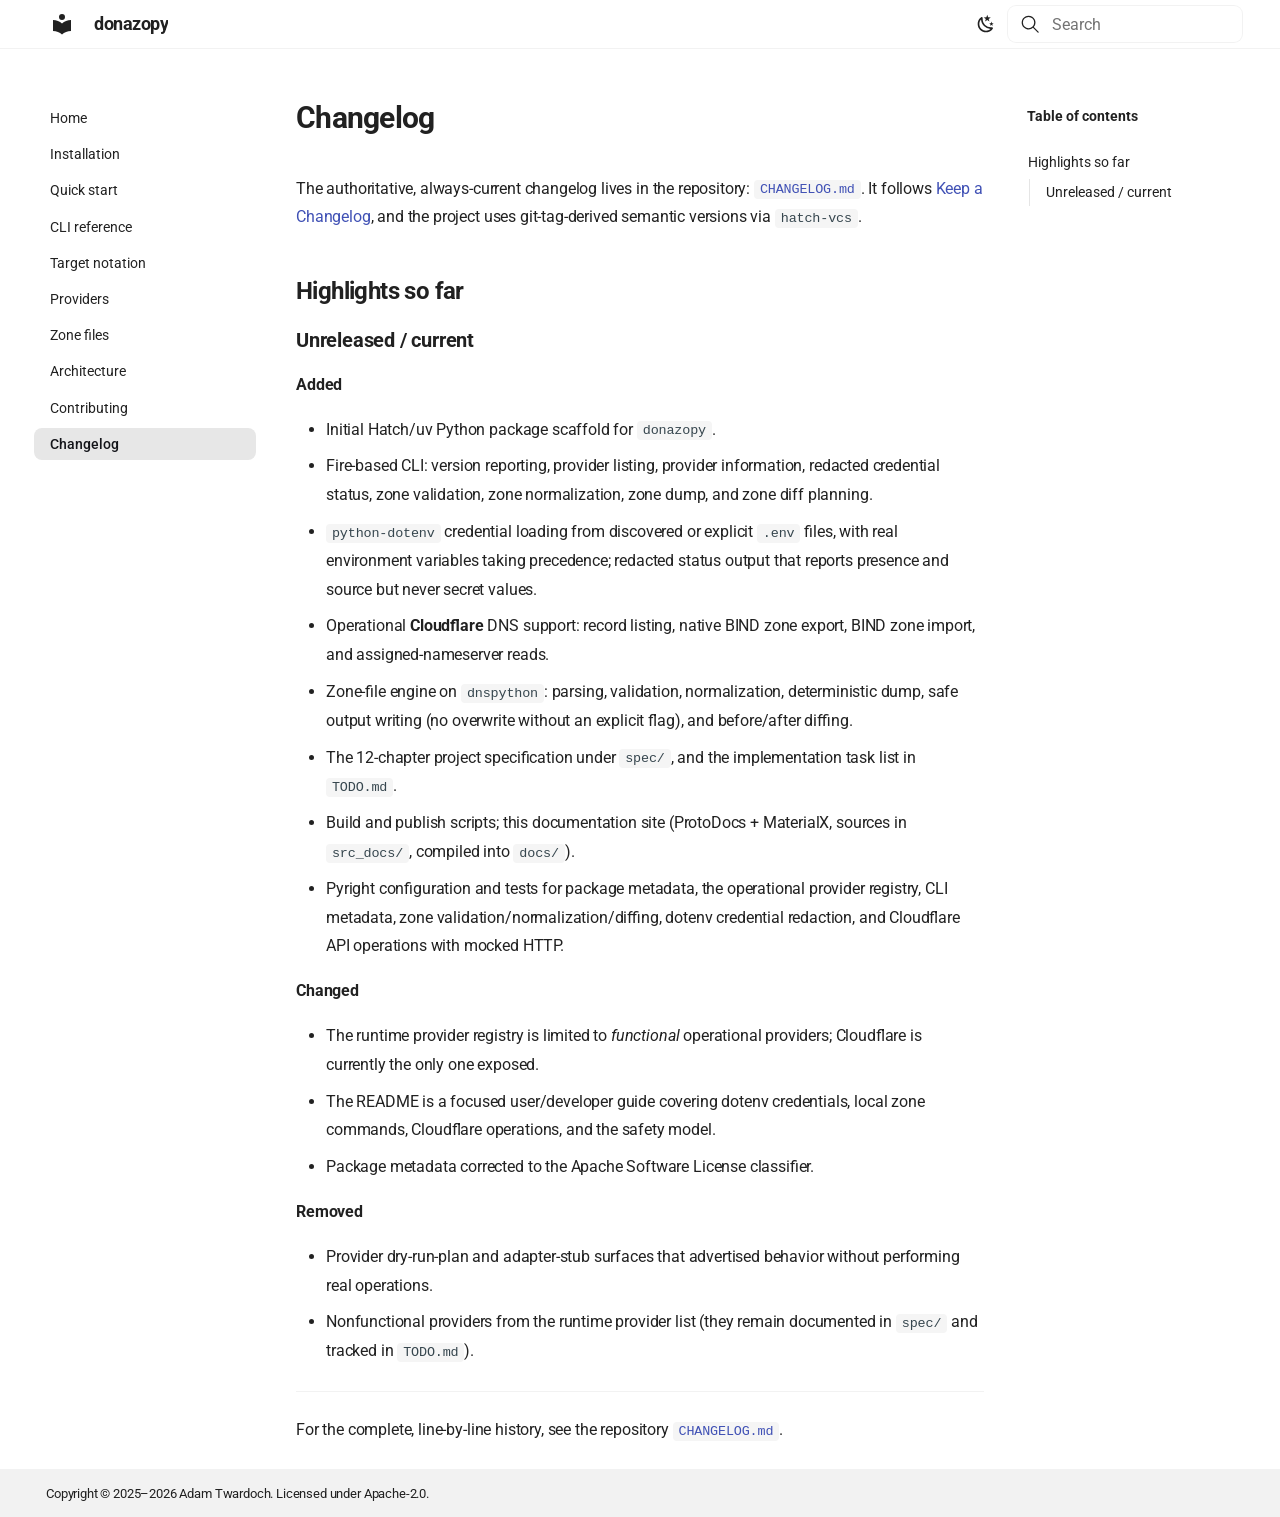
<file: docs/changelog/index.html>
<!doctype html>
<html lang="en" class="no-js">
  <head>
    
      <meta charset="utf-8">
      <meta name="viewport" content="width=device-width,initial-scale=1">
      
        <meta name="description" content="A focused Python CLI for local DNS zone-file work and real, tested DNS-provider operations.">
      
      
        <meta name="author" content="Adam Twardoch">
      
      
        <link rel="canonical" href="https://github.com/twardoch/donazopy/changelog/">
      
      
        <link rel="prev" href="../contributing/">
      
      
      
        
      
      
      
      
        
        
        
          <link rel="icon" href="../assets/images/favicon.png">
        
      
      <meta name="generator" content="mkdocs-1.6.1, mkdocs-materialx-10.1.5">
    
    
      
        <title>Changelog - donazopy</title>
      
    
    
      <link rel="stylesheet" href="../assets/stylesheets/main.5cda52a2.min.css">
      
        
        <link rel="stylesheet" href="../assets/stylesheets/palette.d7242098.min.css">
      
    
    

    

    
      
    
    
      
        
        
        <link rel="preconnect" href="https://fonts.gstatic.com" crossorigin>
        <link rel="stylesheet" href="https://fonts.googleapis.com/css?family=Roboto:300,300i,400,400i,700,700i%7CRoboto+Mono:400,400i,700,700i&display=fallback">
        <style>:root{--md-text-font:"Roboto";--md-code-font:"Roboto Mono"}</style>
      
    
    
      <link rel="stylesheet" href="../css/extra.css">
    
    <script>__md_scope=new URL("..",location),__md_hash=e=>[...e].reduce(((e,_)=>(e<<5)-e+_.charCodeAt(0)),0),__md_get=(e,_=localStorage,t=__md_scope)=>JSON.parse(_.getItem(t.pathname+"."+e)),__md_set=(e,_,t=localStorage,a=__md_scope)=>{try{t.setItem(a.pathname+"."+e,JSON.stringify(_))}catch(e){}}</script>
    
      

    
    
  </head>
  
  
  
  
    
    
      
    
    
    
    
    <body dir="ltr" data-md-color-scheme="default" data-md-color-primary="black" data-md-color-accent="indigo" data-mx-topbar="glass">
  
    
    <input class="md-toggle" data-md-toggle="drawer" type="checkbox" id="__drawer" autocomplete="off">
    <input class="md-toggle" data-md-toggle="toc" type="checkbox" id="__toc" autocomplete="off">
    <input class="md-toggle" data-md-toggle="search" type="checkbox" id="__search" autocomplete="off">
    <label class="md-overlay" for="__drawer"></label>
    <label class="md-overlay" for="__toc"></label>
    <div data-md-component="skip">
      
        
        <a href="#changelog" class="md-skip">
          Skip to content
        </a>
      
    </div>
    <div data-md-component="announce">
      
    </div>
    
    
      

  

<header class="md-header md-header--shadow" data-md-component="header">
  <nav class="md-header__inner md-grid" aria-label="Header">
    <a href=".." title="donazopy" class="md-header__button md-logo" aria-label="donazopy" data-md-component="logo">
      
  
  <svg xmlns="http://www.w3.org/2000/svg" viewBox="0 0 24 24"><path d="M12 8a3 3 0 0 0 3-3 3 3 0 0 0-3-3 3 3 0 0 0-3 3 3 3 0 0 0 3 3m0 3.54C9.64 9.35 6.5 8 3 8v11c3.5 0 6.64 1.35 9 3.54 2.36-2.19 5.5-3.54 9-3.54V8c-3.5 0-6.64 1.35-9 3.54"/></svg>

    </a>
    <label class="md-header__button md-icon" for="__drawer">
      
      <svg xmlns="http://www.w3.org/2000/svg" viewBox="0 0 24 24"><path d="M3 6h18v2H3zm0 5h18v2H3zm0 5h18v2H3z"/></svg>
    </label>
    <div class="md-header__title" data-md-component="header-title">
      <div class="md-header__ellipsis">
        <div class="md-header__topic">
          <span class="md-ellipsis">
            donazopy
          </span>
        </div>
        <div class="md-header__topic" data-md-component="header-topic">
          <span class="md-ellipsis">
            
              Changelog
            
          </span>
        </div>
      </div>
    </div>
    
      
        <form class="md-header__option" data-md-component="palette">
  
    
    
    
    <input class="md-option" data-md-color-media="" data-md-color-scheme="default" data-md-color-primary="black" data-md-color-accent="indigo"  aria-label="Switch to dark mode"  type="radio" name="__palette" id="__palette_0">
    
      <label class="md-header__button md-icon" title="Switch to dark mode" for="__palette_1" hidden>
        <svg xmlns="http://www.w3.org/2000/svg" viewBox="0 0 24 24"><path d="m17.75 4.09-2.53 1.94.91 3.06-2.63-1.81-2.63 1.81.91-3.06-2.53-1.94L12.44 4l1.06-3 1.06 3zm3.5 6.91-1.64 1.25.59 1.98-1.7-1.17-1.7 1.17.59-1.98L15.75 11l2.06-.05L18.5 9l.69 1.95zm-2.28 4.95c.83-.08 1.72 1.1 1.19 1.85-.32.45-.66.87-1.08 1.27C15.17 23 8.84 23 4.94 19.07c-3.91-3.9-3.91-10.24 0-14.14.4-.4.82-.76 1.27-1.08.75-.53 1.93.36 1.85 1.19-.27 2.86.69 5.83 2.89 8.02a9.96 9.96 0 0 0 8.02 2.89m-1.64 2.02a12.08 12.08 0 0 1-7.8-3.47c-2.17-2.19-3.33-5-3.49-7.82-2.81 3.14-2.7 7.96.31 10.98 3.02 3.01 7.84 3.12 10.98.31"/></svg>
      </label>
    
  
    
    
    
    <input class="md-option" data-md-color-media="" data-md-color-scheme="slate" data-md-color-primary="black" data-md-color-accent="indigo"  aria-label="Switch to light mode"  type="radio" name="__palette" id="__palette_1">
    
      <label class="md-header__button md-icon" title="Switch to light mode" for="__palette_0" hidden>
        <svg xmlns="http://www.w3.org/2000/svg" viewBox="0 0 24 24"><path d="M12 7a5 5 0 0 1 5 5 5 5 0 0 1-5 5 5 5 0 0 1-5-5 5 5 0 0 1 5-5m0 2a3 3 0 0 0-3 3 3 3 0 0 0 3 3 3 3 0 0 0 3-3 3 3 0 0 0-3-3m0-7 2.39 3.42C13.65 5.15 12.84 5 12 5s-1.65.15-2.39.42zM3.34 7l4.16-.35A7.2 7.2 0 0 0 5.94 8.5c-.44.74-.69 1.5-.83 2.29zm.02 10 1.76-3.77a7.131 7.131 0 0 0 2.38 4.14zM20.65 7l-1.77 3.79a7.02 7.02 0 0 0-2.38-4.15zm-.01 10-4.14.36c.59-.51 1.12-1.14 1.54-1.86.42-.73.69-1.5.83-2.29zM12 22l-2.41-3.44c.74.27 1.55.44 2.41.44.82 0 1.63-.17 2.37-.44z"/></svg>
      </label>
    
  
</form>
      
    
    
      <script>var palette=__md_get("__palette");if(palette&&palette.color){if("(prefers-color-scheme)"===palette.color.media){var media=matchMedia("(prefers-color-scheme: light)"),input=document.querySelector(media.matches?"[data-md-color-media='(prefers-color-scheme: light)']":"[data-md-color-media='(prefers-color-scheme: dark)']");palette.color.media=input.getAttribute("data-md-color-media"),palette.color.scheme=input.getAttribute("data-md-color-scheme"),palette.color.primary=input.getAttribute("data-md-color-primary"),palette.color.accent=input.getAttribute("data-md-color-accent")}for(var[key,value]of Object.entries(palette.color))document.body.setAttribute("data-md-color-"+key,value)}</script>
    
    
    
      
      
        <label class="md-header__button md-icon" for="__search">
          
          <svg xmlns="http://www.w3.org/2000/svg" viewBox="0 0 24 24"><path d="M10.25 2a8.25 8.25 0 0 1 6.34 13.53l5.69 5.69a.749.749 0 0 1-.326 1.275.75.75 0 0 1-.734-.215l-5.69-5.69A8.25 8.25 0 1 1 10.25 2M3.5 10.25a6.75 6.75 0 1 0 13.5 0 6.75 6.75 0 0 0-13.5 0"/></svg>
        </label>
        <div class="md-search" data-md-component="search" role="dialog">
  <label class="md-search__overlay" for="__search"></label>
  <div class="md-search__inner" role="search">
    <form class="md-search__form" name="search">
      <input type="text" class="md-search__input" name="query" aria-label="Search" placeholder="Search" autocapitalize="off" autocorrect="off" autocomplete="off" spellcheck="false" data-md-component="search-query" required>
      <label class="md-search__icon md-icon" for="__search">
        
        <svg xmlns="http://www.w3.org/2000/svg" viewBox="0 0 24 24"><path d="M10.25 2a8.25 8.25 0 0 1 6.34 13.53l5.69 5.69a.749.749 0 0 1-.326 1.275.75.75 0 0 1-.734-.215l-5.69-5.69A8.25 8.25 0 1 1 10.25 2M3.5 10.25a6.75 6.75 0 1 0 13.5 0 6.75 6.75 0 0 0-13.5 0"/></svg>
        
        <svg xmlns="http://www.w3.org/2000/svg" viewBox="0 0 24 24"><path d="M20 11v2H8l5.5 5.5-1.42 1.42L4.16 12l7.92-7.92L13.5 5.5 8 11z"/></svg>
      </label>
      <nav class="md-search__options" aria-label="Search">
        
        <button type="reset" class="md-search__icon md-icon" title="Clear" aria-label="Clear" tabindex="-1">
          
          <svg xmlns="http://www.w3.org/2000/svg" viewBox="0 0 24 24"><path d="M19 6.41 17.59 5 12 10.59 6.41 5 5 6.41 10.59 12 5 17.59 6.41 19 12 13.41 17.59 19 19 17.59 13.41 12z"/></svg>
        </button>
      </nav>
      
    </form>
    <div class="md-search__output">
      <div class="md-search__scrollwrap" tabindex="0">
        <div class="md-search-result" data-md-component="search-result">
          <div class="md-search-result__meta">
            Initializing search
          </div>
          <ol class="md-search-result__list" role="presentation"></ol>
        </div>
      </div>
    </div>
  </div>
</div>
      
    
    
  </nav>
  
</header>
    
    <div class="md-container" data-md-component="container">
      
      
        
          
        
      
      <main class="md-main" data-md-component="main">
        <div class="md-main__inner md-grid">
          
            
              
              <div class="md-sidebar md-sidebar--primary" data-md-component="sidebar" data-md-type="navigation" >
                <div class="md-sidebar__scrollwrap">
                  <div class="md-sidebar__inner">
                    



<nav class="md-nav md-nav--primary" aria-label="Navigation" data-md-level="0">
  <label class="md-nav__title" for="__drawer">
    <a href=".." title="donazopy" class="md-nav__button md-logo" aria-label="donazopy" data-md-component="logo">
      
  
  <svg xmlns="http://www.w3.org/2000/svg" viewBox="0 0 24 24"><path d="M12 8a3 3 0 0 0 3-3 3 3 0 0 0-3-3 3 3 0 0 0-3 3 3 3 0 0 0 3 3m0 3.54C9.64 9.35 6.5 8 3 8v11c3.5 0 6.64 1.35 9 3.54 2.36-2.19 5.5-3.54 9-3.54V8c-3.5 0-6.64 1.35-9 3.54"/></svg>

    </a>
    donazopy
  </label>
  
  <ul class="md-nav__list">
    
      
      
  
  
  
  
    <li class="md-nav__item">
      <a href=".." class="md-nav__link">
        
  
  
  <span class="md-ellipsis">
    
  
    Home
  

    
  </span>
  
  

      </a>
    </li>
  

    
      
      
  
  
  
  
    <li class="md-nav__item">
      <a href="../installation/" class="md-nav__link">
        
  
  
  <span class="md-ellipsis">
    
  
    Installation
  

    
  </span>
  
  

      </a>
    </li>
  

    
      
      
  
  
  
  
    <li class="md-nav__item">
      <a href="../quickstart/" class="md-nav__link">
        
  
  
  <span class="md-ellipsis">
    
  
    Quick start
  

    
  </span>
  
  

      </a>
    </li>
  

    
      
      
  
  
  
  
    <li class="md-nav__item">
      <a href="../cli/" class="md-nav__link">
        
  
  
  <span class="md-ellipsis">
    
  
    CLI reference
  

    
  </span>
  
  

      </a>
    </li>
  

    
      
      
  
  
  
  
    <li class="md-nav__item">
      <a href="../targets/" class="md-nav__link">
        
  
  
  <span class="md-ellipsis">
    
  
    Target notation
  

    
  </span>
  
  

      </a>
    </li>
  

    
      
      
  
  
  
  
    <li class="md-nav__item">
      <a href="../providers/" class="md-nav__link">
        
  
  
  <span class="md-ellipsis">
    
  
    Providers
  

    
  </span>
  
  

      </a>
    </li>
  

    
      
      
  
  
  
  
    <li class="md-nav__item">
      <a href="../zonefiles/" class="md-nav__link">
        
  
  
  <span class="md-ellipsis">
    
  
    Zone files
  

    
  </span>
  
  

      </a>
    </li>
  

    
      
      
  
  
  
  
    <li class="md-nav__item">
      <a href="../architecture/" class="md-nav__link">
        
  
  
  <span class="md-ellipsis">
    
  
    Architecture
  

    
  </span>
  
  

      </a>
    </li>
  

    
      
      
  
  
  
  
    <li class="md-nav__item">
      <a href="../contributing/" class="md-nav__link">
        
  
  
  <span class="md-ellipsis">
    
  
    Contributing
  

    
  </span>
  
  

      </a>
    </li>
  

    
      
      
  
  
    
  
  
  
    <li class="md-nav__item md-nav__item--active">
      
      <input class="md-nav__toggle md-toggle" type="checkbox" id="__toc">
      
      
        
      
      
        <label class="md-nav__link md-nav__link--active" for="__toc">
          
  
  
  <span class="md-ellipsis">
    
  
    Changelog
  

    
  </span>
  
  

          <span class="md-nav__icon md-icon"></span>
        </label>
      
      <a href="./" class="md-nav__link md-nav__link--active">
        
  
  
  <span class="md-ellipsis">
    
  
    Changelog
  

    
  </span>
  
  

      </a>
      
        

<nav class="md-nav md-nav--secondary" aria-label="Table of contents">
  
  
  
    
  
  
    <label class="md-nav__title" for="__toc">
      <span class="md-nav__icon md-icon"></span>
      Table of contents
    </label>
    <ul class="md-nav__list" data-md-component="toc">
      
        <li class="md-nav__item">
  <a href="#highlights-so-far" class="md-nav__link">
    <span class="md-ellipsis">
      
        Highlights so far
      
    </span>
  </a>
  
    <nav class="md-nav" aria-label="Highlights so far">
      <ul class="md-nav__list">
        
          <li class="md-nav__item">
  <a href="#unreleased-current" class="md-nav__link">
    <span class="md-ellipsis">
      
        Unreleased / current
      
    </span>
  </a>
  
</li>
        
      </ul>
    </nav>
  
</li>
      
    </ul>
  
</nav>
      
    </li>
  

    
  </ul>
</nav>
                  </div>
                </div>
              </div>
            
            
              
              <div class="md-sidebar md-sidebar--secondary" data-md-component="sidebar" data-md-type="toc" >
                <div class="md-sidebar__scrollwrap">
                  <div class="md-sidebar__inner">
                    

<nav class="md-nav md-nav--secondary" aria-label="Table of contents">
  
  
  
    
  
  
    <label class="md-nav__title" for="__toc">
      <span class="md-nav__icon md-icon"></span>
      Table of contents
    </label>
    <ul class="md-nav__list" data-md-component="toc">
      
        <li class="md-nav__item">
  <a href="#highlights-so-far" class="md-nav__link">
    <span class="md-ellipsis">
      
        Highlights so far
      
    </span>
  </a>
  
    <nav class="md-nav" aria-label="Highlights so far">
      <ul class="md-nav__list">
        
          <li class="md-nav__item">
  <a href="#unreleased-current" class="md-nav__link">
    <span class="md-ellipsis">
      
        Unreleased / current
      
    </span>
  </a>
  
</li>
        
      </ul>
    </nav>
  
</li>
      
    </ul>
  
</nav>
                  </div>
                </div>
              </div>
            
          
          
            <div class="md-content" data-md-component="content">
              
              <article class="md-content__inner md-typeset">
                
                  

<h1 id="changelog">Changelog<a class="headerlink" href="#changelog" title="Permanent link">&para;</a></h1>
<p>The authoritative, always-current changelog lives in the repository:
<a href="https://github.com/twardoch/donazopy/blob/main/CHANGELOG.md"><code>CHANGELOG.md</code></a>.
It follows <a href="https://keepachangelog.com/">Keep a Changelog</a>, and the project uses
git-tag-derived semantic versions via <code>hatch-vcs</code>.</p>
<h2 id="highlights-so-far">Highlights so far<a class="headerlink" href="#highlights-so-far" title="Permanent link">&para;</a></h2>
<h3 id="unreleased-current">Unreleased / current<a class="headerlink" href="#unreleased-current" title="Permanent link">&para;</a></h3>
<p><strong>Added</strong></p>
<ul>
<li>Initial Hatch/uv Python package scaffold for <code>donazopy</code>.</li>
<li>Fire-based CLI: version reporting, provider listing, provider information,
  redacted credential status, zone validation, zone normalization, zone dump,
  and zone diff planning.</li>
<li><code>python-dotenv</code> credential loading from discovered or explicit <code>.env</code> files,
  with real environment variables taking precedence; redacted status output that
  reports presence and source but never secret values.</li>
<li>Operational <strong>Cloudflare</strong> DNS support: record listing, native BIND zone
  export, BIND zone import, and assigned-nameserver reads.</li>
<li>Zone-file engine on <code>dnspython</code>: parsing, validation, normalization,
  deterministic dump, safe output writing (no overwrite without an explicit
  flag), and before/after diffing.</li>
<li>The 12-chapter project specification under <code>spec/</code>, and the implementation
  task list in <code>TODO.md</code>.</li>
<li>Build and publish scripts; this documentation site (ProtoDocs + MaterialX,
  sources in <code>src_docs/</code>, compiled into <code>docs/</code>).</li>
<li>Pyright configuration and tests for package metadata, the operational provider
  registry, CLI metadata, zone validation/normalization/diffing, dotenv
  credential redaction, and Cloudflare API operations with mocked HTTP.</li>
</ul>
<p><strong>Changed</strong></p>
<ul>
<li>The runtime provider registry is limited to <em>functional</em> operational
  providers; Cloudflare is currently the only one exposed.</li>
<li>The README is a focused user/developer guide covering dotenv credentials,
  local zone commands, Cloudflare operations, and the safety model.</li>
<li>Package metadata corrected to the Apache Software License classifier.</li>
</ul>
<p><strong>Removed</strong></p>
<ul>
<li>Provider dry-run-plan and adapter-stub surfaces that advertised behavior
  without performing real operations.</li>
<li>Nonfunctional providers from the runtime provider list (they remain documented
  in <code>spec/</code> and tracked in <code>TODO.md</code>).</li>
</ul>
<hr />
<p>For the complete, line-by-line history, see the repository
<a href="https://github.com/twardoch/donazopy/blob/main/CHANGELOG.md"><code>CHANGELOG.md</code></a>.</p>







                
              </article>
            </div>
          
          
<script>var target=document.getElementById(location.hash.slice(1));target&&target.name&&(target.checked=target.name.startsWith("__tabbed_"))</script>
        </div>
          <div class="md-top" data-md-component="top" hidden>
  <div class="md-top__center">
    <button type="button" class="md-top__button md-top__button--main" data-md-action="top">
      
      <svg xmlns="http://www.w3.org/2000/svg" viewBox="0 0 24 24"><path d="M13 20h-2V8l-5.5 5.5-1.42-1.42L12 4.16l7.92 7.92-1.42 1.42L13 8z"/></svg>
      <span>Back to top</span>
    </button>
    
      
      
      <label class="md-top__button md-top__side md-top__side--nav" for="__drawer" >
        <svg xmlns="http://www.w3.org/2000/svg" fill="none" stroke="currentColor" stroke-linecap="round" stroke-linejoin="round" stroke-width="2" class="lucide lucide-panel-left" viewBox="0 0 24 24"><rect width="18" height="18" x="3" y="3" rx="2"/><path d="M9 3v18"/></svg>
      </label>
    
    
      
      
      <label class="md-top__button md-top__side md-top__side--toc" for="__toc" >
        <svg xmlns="http://www.w3.org/2000/svg" fill="none" stroke="currentColor" stroke-linecap="round" stroke-linejoin="round" stroke-width="2" class="lucide lucide-panel-right" viewBox="0 0 24 24"><rect width="18" height="18" x="3" y="3" rx="2"/><path d="M15 3v18"/></svg>
      </label>
    
  </div>
</div>
      </main>
      
        <footer class="md-footer">
  
  <div class="md-footer-meta md-typeset">
    <div class="md-footer-meta__inner md-grid">
      <div class="md-copyright">
  
    <div class="md-copyright__highlight">
      Copyright © 2025–2026 Adam Twardoch. Licensed under Apache-2.0.
    </div>
  
  
</div>
      
    </div>
  </div>
</footer>
      
    </div>
    <div class="md-dialog" data-md-component="dialog">
      <div class="md-dialog__inner md-typeset"></div>
    </div>
    
    
    
      
      
      <script id="__config" type="application/json">{"annotate": null, "base": "..", "features": ["navigation.top", "navigation.sections", "toc.follow", "content.code.copy", "content.code.annotate"], "search": "../assets/javascripts/workers/search.2c215733.min.js", "tags": null, "translations": {"clipboard.copied": "Copied to clipboard", "clipboard.copy": "Copy to clipboard", "code.download": "Download", "code.select": "Toggle line selection", "search.result.more.one": "1 more on this page", "search.result.more.other": "# more on this page", "search.result.none": "No matching documents", "search.result.one": "1 matching document", "search.result.other": "# matching documents", "search.result.placeholder": "Type to start searching", "search.result.term.missing": "Missing", "select.version": "Select version"}, "version": null}</script>
    
    
      <script src="../assets/javascripts/bundle.1a8646e9.min.js"></script>
      
    
  </body>
</html>
</file>
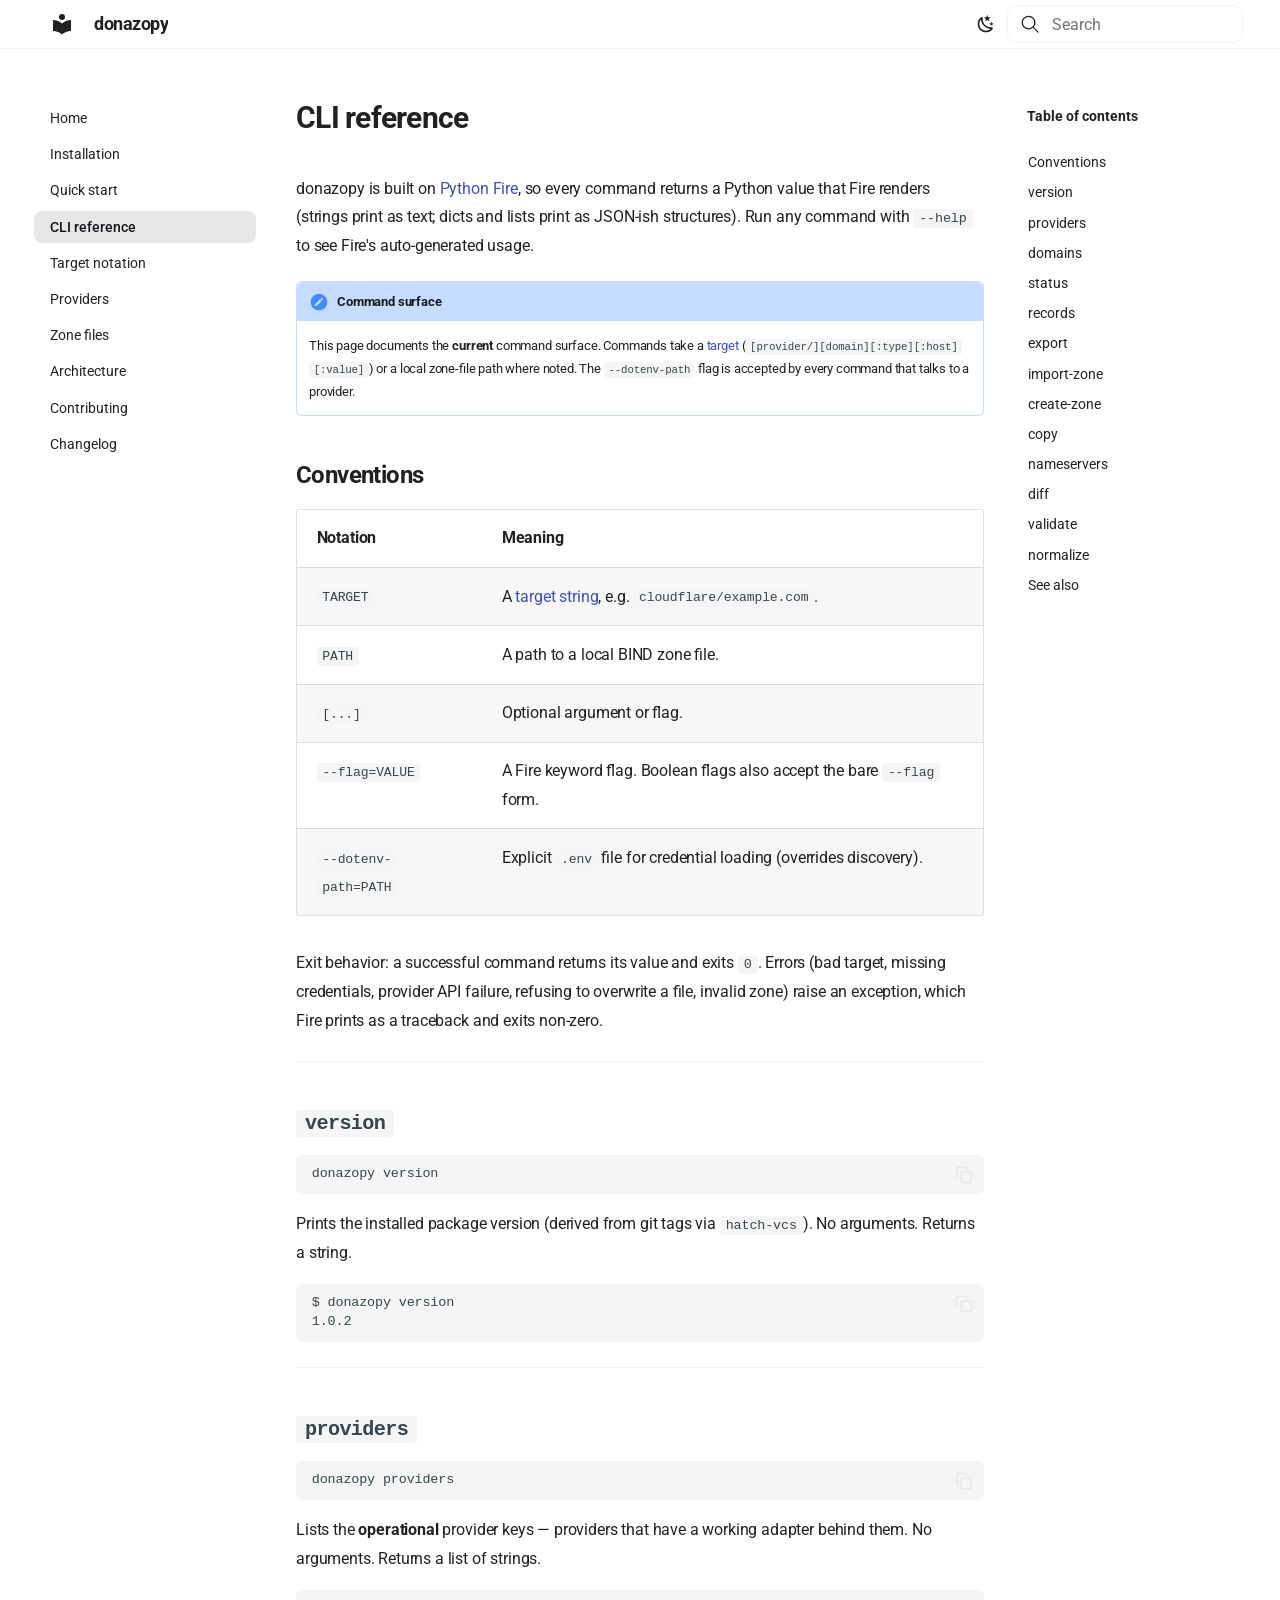
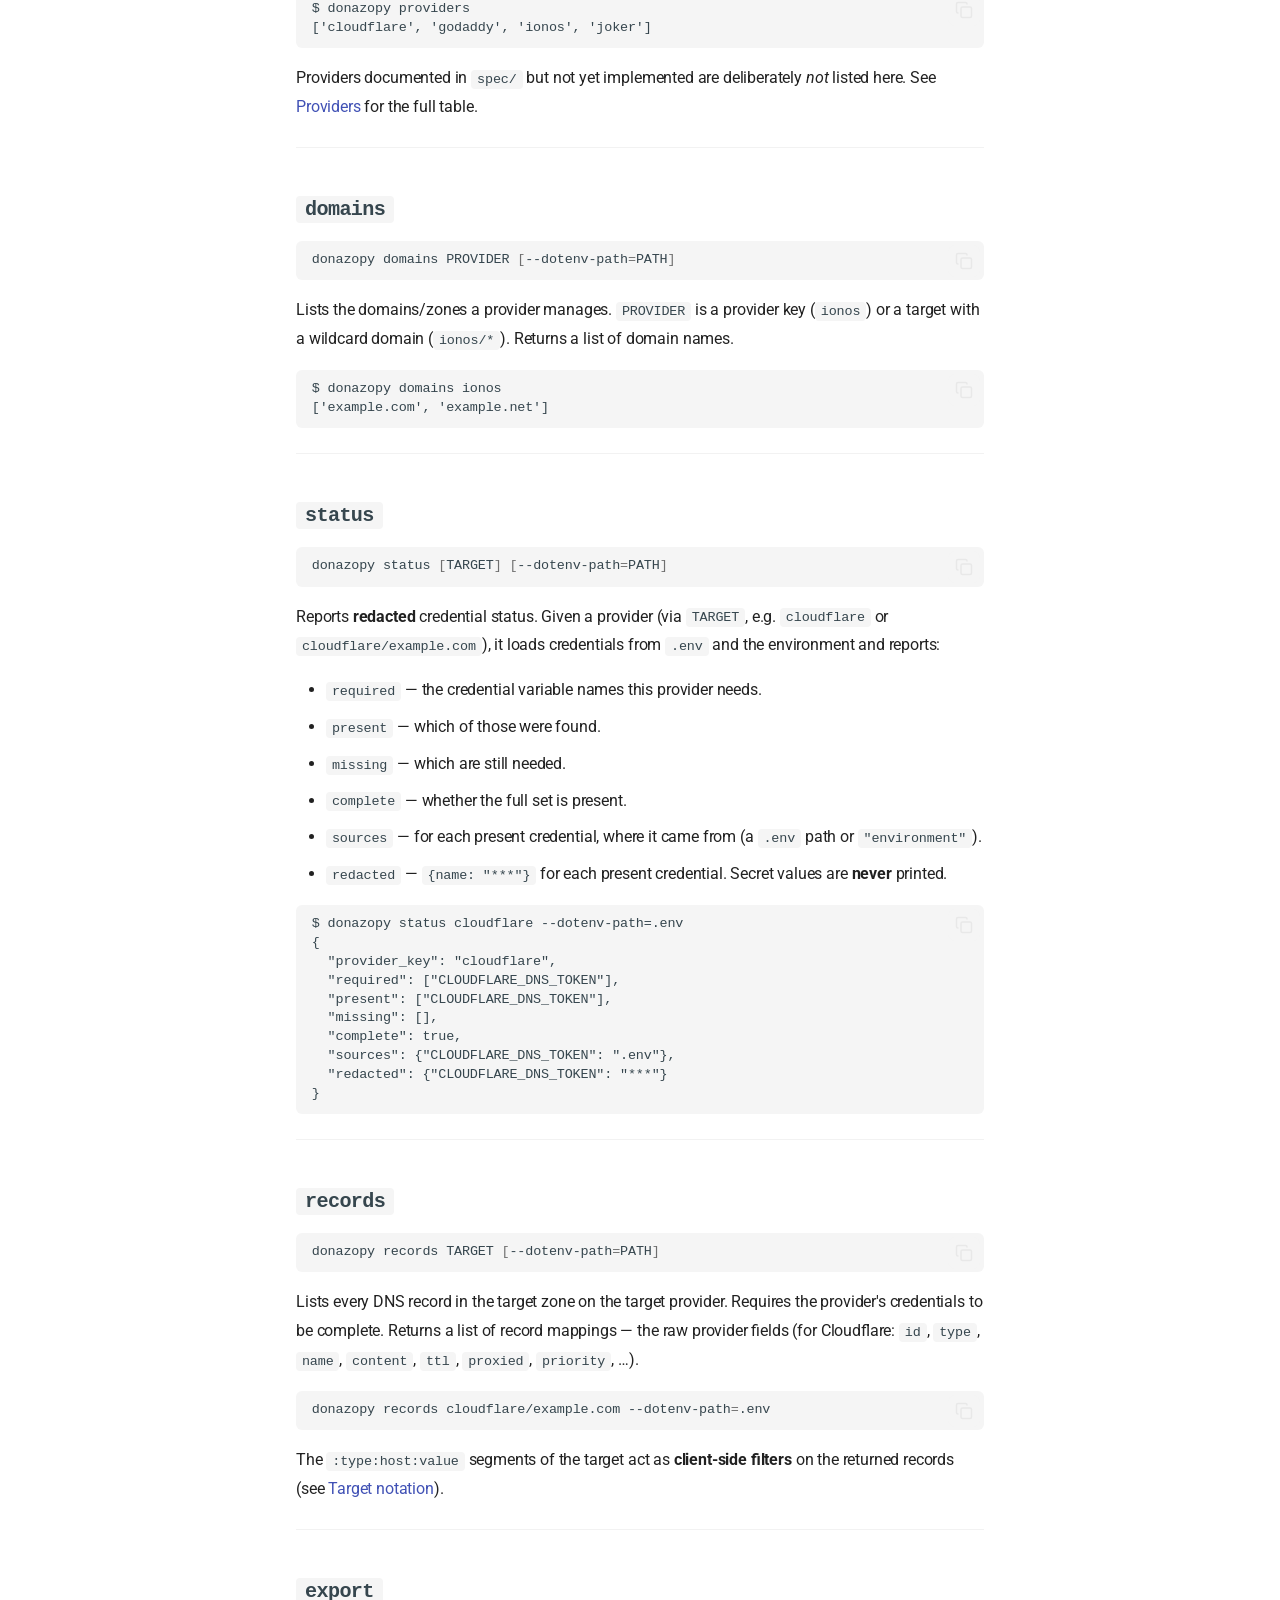
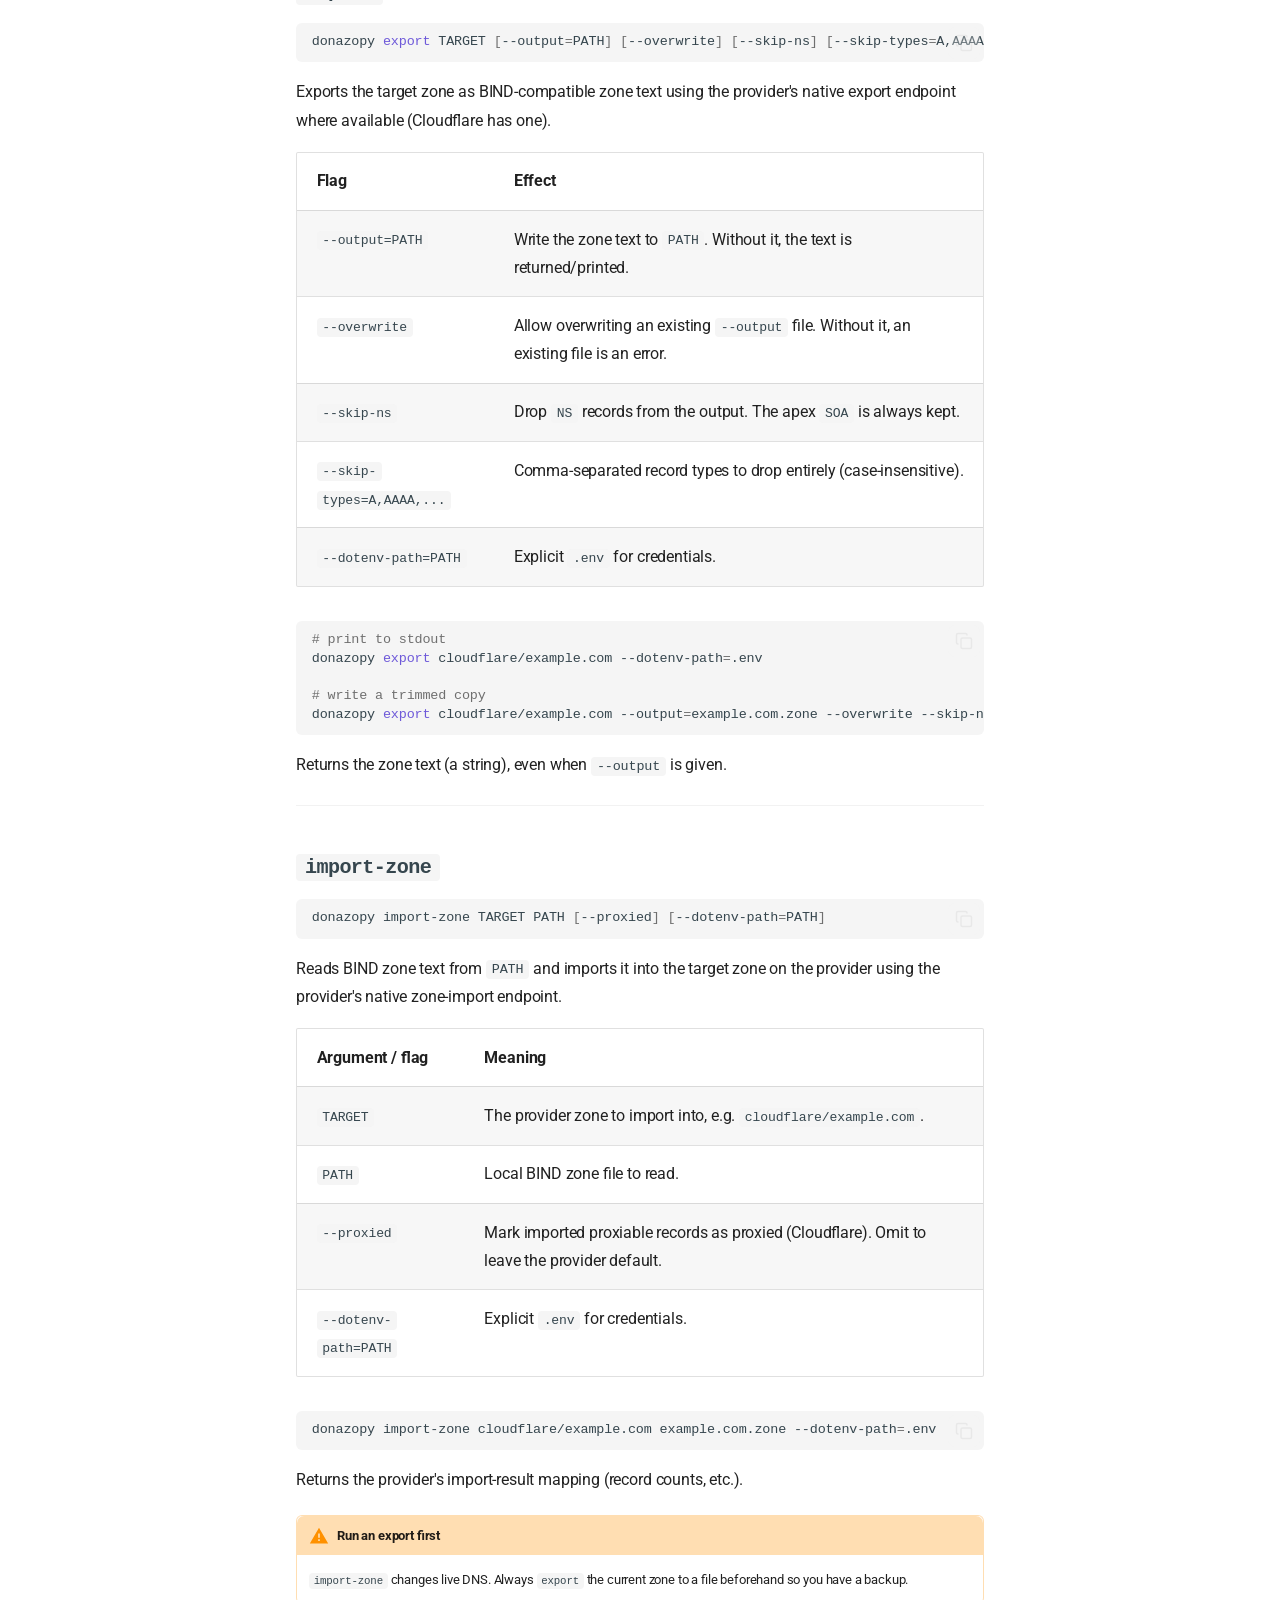
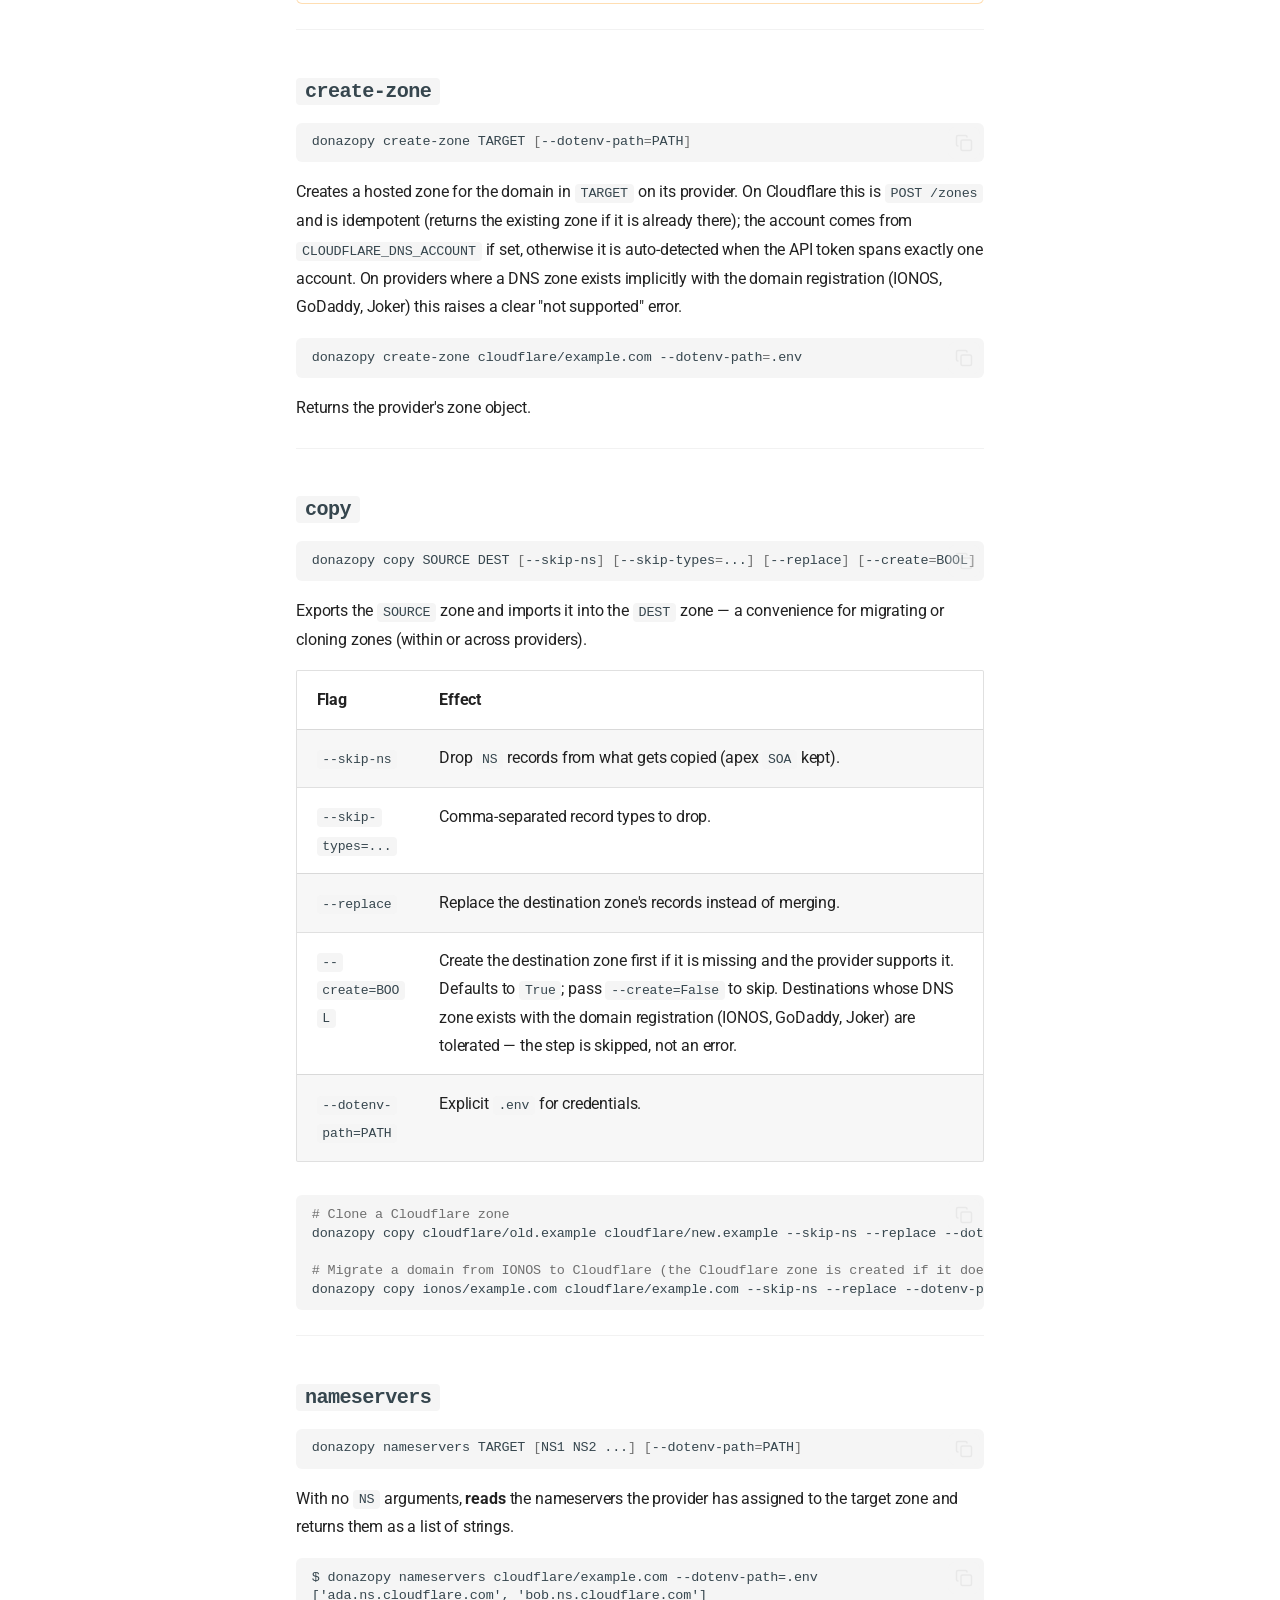
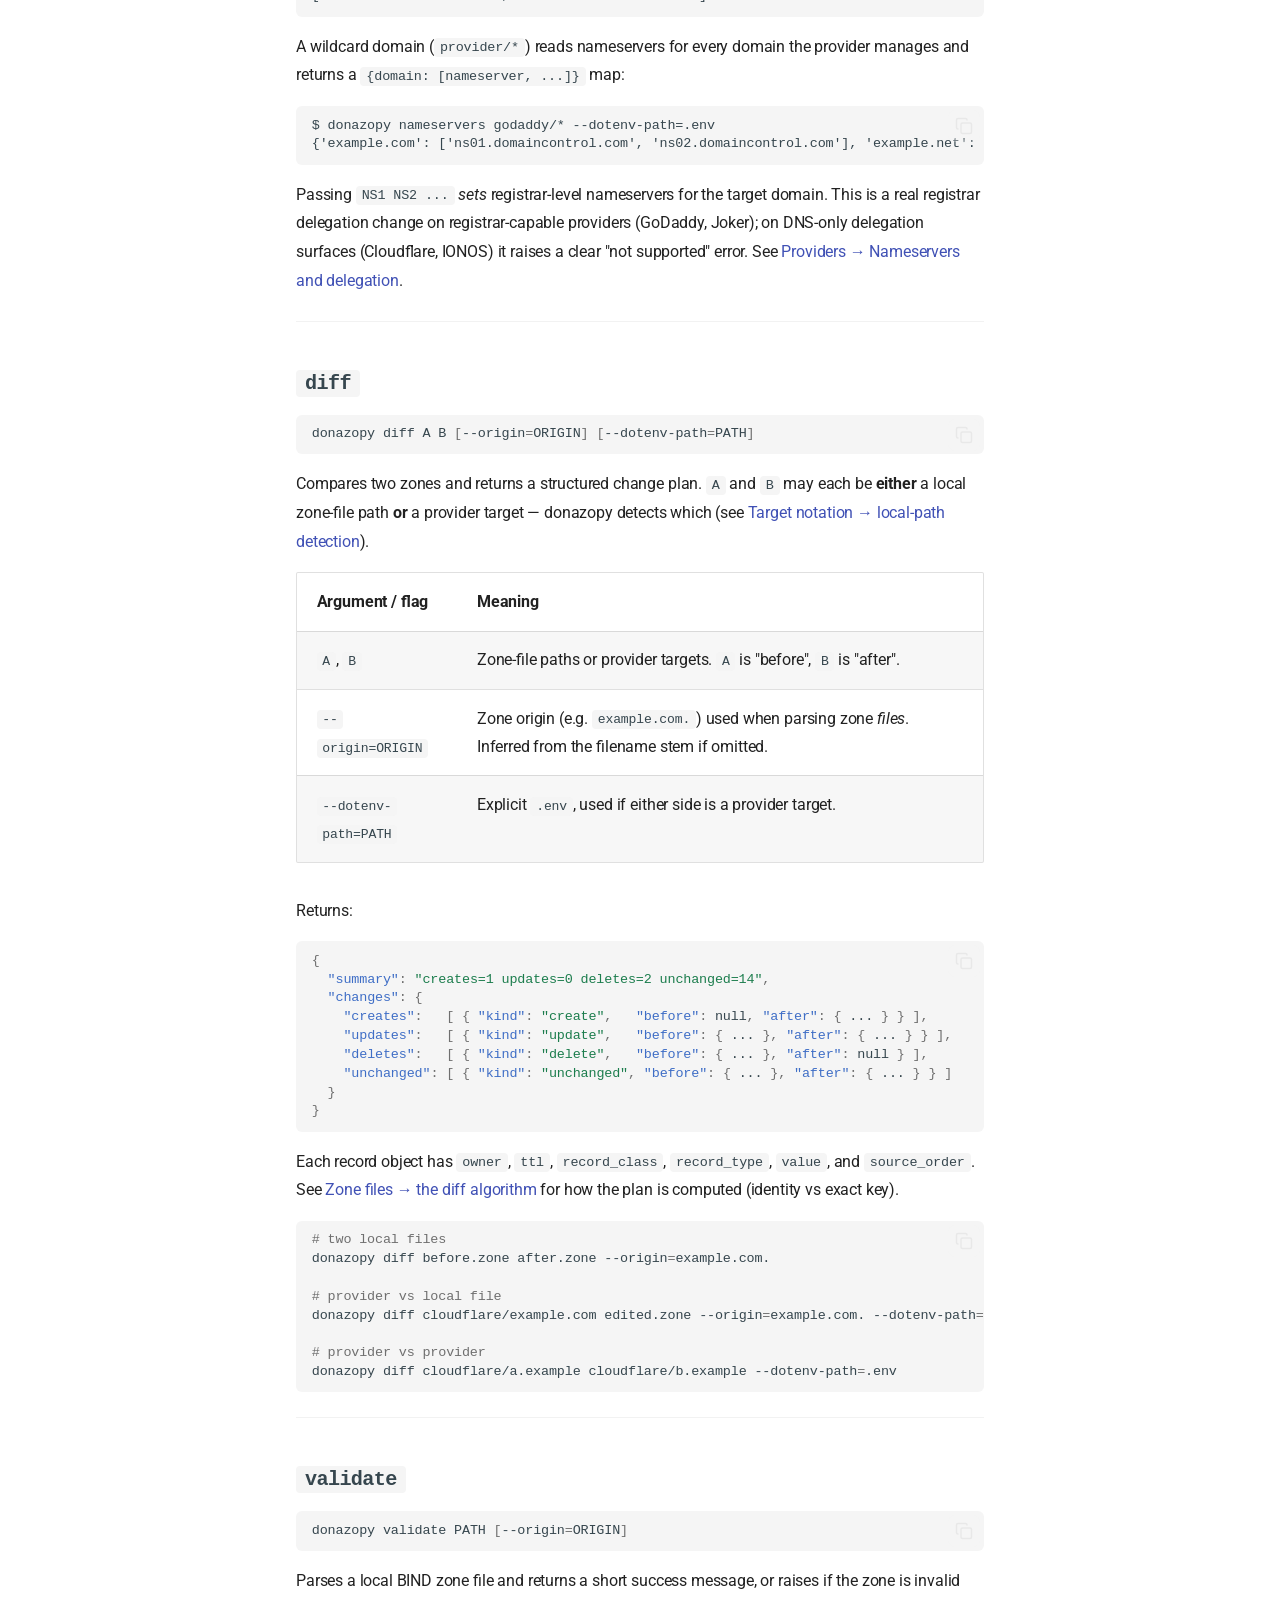
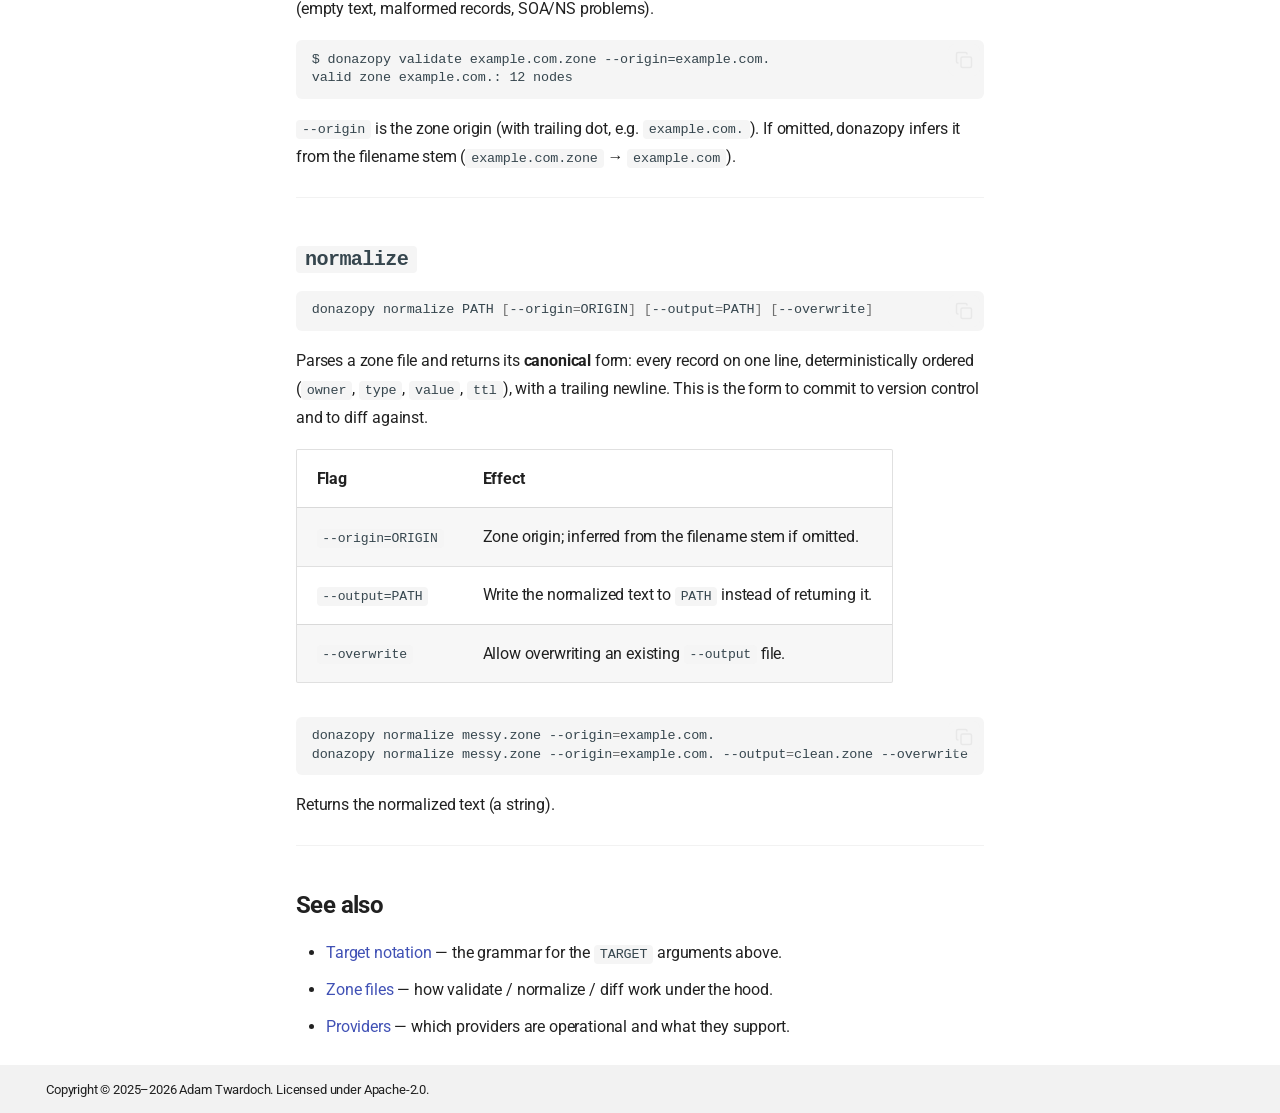
<file: docs/cli/index.html>
<!doctype html>
<html lang="en" class="no-js">
  <head>
    
      <meta charset="utf-8">
      <meta name="viewport" content="width=device-width,initial-scale=1">
      
        <meta name="description" content="A focused Python CLI for local DNS zone-file work and real, tested DNS-provider operations.">
      
      
        <meta name="author" content="Adam Twardoch">
      
      
        <link rel="canonical" href="https://github.com/twardoch/donazopy/cli/">
      
      
        <link rel="prev" href="../quickstart/">
      
      
        <link rel="next" href="../targets/">
      
      
        
      
      
      
      
        
        
        
          <link rel="icon" href="../assets/images/favicon.png">
        
      
      <meta name="generator" content="mkdocs-1.6.1, mkdocs-materialx-10.1.5">
    
    
      
        <title>CLI reference - donazopy</title>
      
    
    
      <link rel="stylesheet" href="../assets/stylesheets/main.5cda52a2.min.css">
      
        
        <link rel="stylesheet" href="../assets/stylesheets/palette.d7242098.min.css">
      
    
    

    

    
      
    
    
      
        
        
        <link rel="preconnect" href="https://fonts.gstatic.com" crossorigin>
        <link rel="stylesheet" href="https://fonts.googleapis.com/css?family=Roboto:300,300i,400,400i,700,700i%7CRoboto+Mono:400,400i,700,700i&display=fallback">
        <style>:root{--md-text-font:"Roboto";--md-code-font:"Roboto Mono"}</style>
      
    
    
      <link rel="stylesheet" href="../css/extra.css">
    
    <script>__md_scope=new URL("..",location),__md_hash=e=>[...e].reduce(((e,_)=>(e<<5)-e+_.charCodeAt(0)),0),__md_get=(e,_=localStorage,t=__md_scope)=>JSON.parse(_.getItem(t.pathname+"."+e)),__md_set=(e,_,t=localStorage,a=__md_scope)=>{try{t.setItem(a.pathname+"."+e,JSON.stringify(_))}catch(e){}}</script>
    
      

    
    
  </head>
  
  
  
  
    
    
      
    
    
    
    
    <body dir="ltr" data-md-color-scheme="default" data-md-color-primary="black" data-md-color-accent="indigo" data-mx-topbar="glass">
  
    
    <input class="md-toggle" data-md-toggle="drawer" type="checkbox" id="__drawer" autocomplete="off">
    <input class="md-toggle" data-md-toggle="toc" type="checkbox" id="__toc" autocomplete="off">
    <input class="md-toggle" data-md-toggle="search" type="checkbox" id="__search" autocomplete="off">
    <label class="md-overlay" for="__drawer"></label>
    <label class="md-overlay" for="__toc"></label>
    <div data-md-component="skip">
      
        
        <a href="#cli-reference" class="md-skip">
          Skip to content
        </a>
      
    </div>
    <div data-md-component="announce">
      
    </div>
    
    
      

  

<header class="md-header md-header--shadow" data-md-component="header">
  <nav class="md-header__inner md-grid" aria-label="Header">
    <a href=".." title="donazopy" class="md-header__button md-logo" aria-label="donazopy" data-md-component="logo">
      
  
  <svg xmlns="http://www.w3.org/2000/svg" viewBox="0 0 24 24"><path d="M12 8a3 3 0 0 0 3-3 3 3 0 0 0-3-3 3 3 0 0 0-3 3 3 3 0 0 0 3 3m0 3.54C9.64 9.35 6.5 8 3 8v11c3.5 0 6.64 1.35 9 3.54 2.36-2.19 5.5-3.54 9-3.54V8c-3.5 0-6.64 1.35-9 3.54"/></svg>

    </a>
    <label class="md-header__button md-icon" for="__drawer">
      
      <svg xmlns="http://www.w3.org/2000/svg" viewBox="0 0 24 24"><path d="M3 6h18v2H3zm0 5h18v2H3zm0 5h18v2H3z"/></svg>
    </label>
    <div class="md-header__title" data-md-component="header-title">
      <div class="md-header__ellipsis">
        <div class="md-header__topic">
          <span class="md-ellipsis">
            donazopy
          </span>
        </div>
        <div class="md-header__topic" data-md-component="header-topic">
          <span class="md-ellipsis">
            
              CLI reference
            
          </span>
        </div>
      </div>
    </div>
    
      
        <form class="md-header__option" data-md-component="palette">
  
    
    
    
    <input class="md-option" data-md-color-media="" data-md-color-scheme="default" data-md-color-primary="black" data-md-color-accent="indigo"  aria-label="Switch to dark mode"  type="radio" name="__palette" id="__palette_0">
    
      <label class="md-header__button md-icon" title="Switch to dark mode" for="__palette_1" hidden>
        <svg xmlns="http://www.w3.org/2000/svg" viewBox="0 0 24 24"><path d="m17.75 4.09-2.53 1.94.91 3.06-2.63-1.81-2.63 1.81.91-3.06-2.53-1.94L12.44 4l1.06-3 1.06 3zm3.5 6.91-1.64 1.25.59 1.98-1.7-1.17-1.7 1.17.59-1.98L15.75 11l2.06-.05L18.5 9l.69 1.95zm-2.28 4.95c.83-.08 1.72 1.1 1.19 1.85-.32.45-.66.87-1.08 1.27C15.17 23 8.84 23 4.94 19.07c-3.91-3.9-3.91-10.24 0-14.14.4-.4.82-.76 1.27-1.08.75-.53 1.93.36 1.85 1.19-.27 2.86.69 5.83 2.89 8.02a9.96 9.96 0 0 0 8.02 2.89m-1.64 2.02a12.08 12.08 0 0 1-7.8-3.47c-2.17-2.19-3.33-5-3.49-7.82-2.81 3.14-2.7 7.96.31 10.98 3.02 3.01 7.84 3.12 10.98.31"/></svg>
      </label>
    
  
    
    
    
    <input class="md-option" data-md-color-media="" data-md-color-scheme="slate" data-md-color-primary="black" data-md-color-accent="indigo"  aria-label="Switch to light mode"  type="radio" name="__palette" id="__palette_1">
    
      <label class="md-header__button md-icon" title="Switch to light mode" for="__palette_0" hidden>
        <svg xmlns="http://www.w3.org/2000/svg" viewBox="0 0 24 24"><path d="M12 7a5 5 0 0 1 5 5 5 5 0 0 1-5 5 5 5 0 0 1-5-5 5 5 0 0 1 5-5m0 2a3 3 0 0 0-3 3 3 3 0 0 0 3 3 3 3 0 0 0 3-3 3 3 0 0 0-3-3m0-7 2.39 3.42C13.65 5.15 12.84 5 12 5s-1.65.15-2.39.42zM3.34 7l4.16-.35A7.2 7.2 0 0 0 5.94 8.5c-.44.74-.69 1.5-.83 2.29zm.02 10 1.76-3.77a7.131 7.131 0 0 0 2.38 4.14zM20.65 7l-1.77 3.79a7.02 7.02 0 0 0-2.38-4.15zm-.01 10-4.14.36c.59-.51 1.12-1.14 1.54-1.86.42-.73.69-1.5.83-2.29zM12 22l-2.41-3.44c.74.27 1.55.44 2.41.44.82 0 1.63-.17 2.37-.44z"/></svg>
      </label>
    
  
</form>
      
    
    
      <script>var palette=__md_get("__palette");if(palette&&palette.color){if("(prefers-color-scheme)"===palette.color.media){var media=matchMedia("(prefers-color-scheme: light)"),input=document.querySelector(media.matches?"[data-md-color-media='(prefers-color-scheme: light)']":"[data-md-color-media='(prefers-color-scheme: dark)']");palette.color.media=input.getAttribute("data-md-color-media"),palette.color.scheme=input.getAttribute("data-md-color-scheme"),palette.color.primary=input.getAttribute("data-md-color-primary"),palette.color.accent=input.getAttribute("data-md-color-accent")}for(var[key,value]of Object.entries(palette.color))document.body.setAttribute("data-md-color-"+key,value)}</script>
    
    
    
      
      
        <label class="md-header__button md-icon" for="__search">
          
          <svg xmlns="http://www.w3.org/2000/svg" viewBox="0 0 24 24"><path d="M10.25 2a8.25 8.25 0 0 1 6.34 13.53l5.69 5.69a.749.749 0 0 1-.326 1.275.75.75 0 0 1-.734-.215l-5.69-5.69A8.25 8.25 0 1 1 10.25 2M3.5 10.25a6.75 6.75 0 1 0 13.5 0 6.75 6.75 0 0 0-13.5 0"/></svg>
        </label>
        <div class="md-search" data-md-component="search" role="dialog">
  <label class="md-search__overlay" for="__search"></label>
  <div class="md-search__inner" role="search">
    <form class="md-search__form" name="search">
      <input type="text" class="md-search__input" name="query" aria-label="Search" placeholder="Search" autocapitalize="off" autocorrect="off" autocomplete="off" spellcheck="false" data-md-component="search-query" required>
      <label class="md-search__icon md-icon" for="__search">
        
        <svg xmlns="http://www.w3.org/2000/svg" viewBox="0 0 24 24"><path d="M10.25 2a8.25 8.25 0 0 1 6.34 13.53l5.69 5.69a.749.749 0 0 1-.326 1.275.75.75 0 0 1-.734-.215l-5.69-5.69A8.25 8.25 0 1 1 10.25 2M3.5 10.25a6.75 6.75 0 1 0 13.5 0 6.75 6.75 0 0 0-13.5 0"/></svg>
        
        <svg xmlns="http://www.w3.org/2000/svg" viewBox="0 0 24 24"><path d="M20 11v2H8l5.5 5.5-1.42 1.42L4.16 12l7.92-7.92L13.5 5.5 8 11z"/></svg>
      </label>
      <nav class="md-search__options" aria-label="Search">
        
        <button type="reset" class="md-search__icon md-icon" title="Clear" aria-label="Clear" tabindex="-1">
          
          <svg xmlns="http://www.w3.org/2000/svg" viewBox="0 0 24 24"><path d="M19 6.41 17.59 5 12 10.59 6.41 5 5 6.41 10.59 12 5 17.59 6.41 19 12 13.41 17.59 19 19 17.59 13.41 12z"/></svg>
        </button>
      </nav>
      
    </form>
    <div class="md-search__output">
      <div class="md-search__scrollwrap" tabindex="0">
        <div class="md-search-result" data-md-component="search-result">
          <div class="md-search-result__meta">
            Initializing search
          </div>
          <ol class="md-search-result__list" role="presentation"></ol>
        </div>
      </div>
    </div>
  </div>
</div>
      
    
    
  </nav>
  
</header>
    
    <div class="md-container" data-md-component="container">
      
      
        
          
        
      
      <main class="md-main" data-md-component="main">
        <div class="md-main__inner md-grid">
          
            
              
              <div class="md-sidebar md-sidebar--primary" data-md-component="sidebar" data-md-type="navigation" >
                <div class="md-sidebar__scrollwrap">
                  <div class="md-sidebar__inner">
                    



<nav class="md-nav md-nav--primary" aria-label="Navigation" data-md-level="0">
  <label class="md-nav__title" for="__drawer">
    <a href=".." title="donazopy" class="md-nav__button md-logo" aria-label="donazopy" data-md-component="logo">
      
  
  <svg xmlns="http://www.w3.org/2000/svg" viewBox="0 0 24 24"><path d="M12 8a3 3 0 0 0 3-3 3 3 0 0 0-3-3 3 3 0 0 0-3 3 3 3 0 0 0 3 3m0 3.54C9.64 9.35 6.5 8 3 8v11c3.5 0 6.64 1.35 9 3.54 2.36-2.19 5.5-3.54 9-3.54V8c-3.5 0-6.64 1.35-9 3.54"/></svg>

    </a>
    donazopy
  </label>
  
  <ul class="md-nav__list">
    
      
      
  
  
  
  
    <li class="md-nav__item">
      <a href=".." class="md-nav__link">
        
  
  
  <span class="md-ellipsis">
    
  
    Home
  

    
  </span>
  
  

      </a>
    </li>
  

    
      
      
  
  
  
  
    <li class="md-nav__item">
      <a href="../installation/" class="md-nav__link">
        
  
  
  <span class="md-ellipsis">
    
  
    Installation
  

    
  </span>
  
  

      </a>
    </li>
  

    
      
      
  
  
  
  
    <li class="md-nav__item">
      <a href="../quickstart/" class="md-nav__link">
        
  
  
  <span class="md-ellipsis">
    
  
    Quick start
  

    
  </span>
  
  

      </a>
    </li>
  

    
      
      
  
  
    
  
  
  
    <li class="md-nav__item md-nav__item--active">
      
      <input class="md-nav__toggle md-toggle" type="checkbox" id="__toc">
      
      
        
      
      
        <label class="md-nav__link md-nav__link--active" for="__toc">
          
  
  
  <span class="md-ellipsis">
    
  
    CLI reference
  

    
  </span>
  
  

          <span class="md-nav__icon md-icon"></span>
        </label>
      
      <a href="./" class="md-nav__link md-nav__link--active">
        
  
  
  <span class="md-ellipsis">
    
  
    CLI reference
  

    
  </span>
  
  

      </a>
      
        

<nav class="md-nav md-nav--secondary" aria-label="Table of contents">
  
  
  
    
  
  
    <label class="md-nav__title" for="__toc">
      <span class="md-nav__icon md-icon"></span>
      Table of contents
    </label>
    <ul class="md-nav__list" data-md-component="toc">
      
        <li class="md-nav__item">
  <a href="#conventions" class="md-nav__link">
    <span class="md-ellipsis">
      
        Conventions
      
    </span>
  </a>
  
</li>
      
        <li class="md-nav__item">
  <a href="#version" class="md-nav__link">
    <span class="md-ellipsis">
      
        version
      
    </span>
  </a>
  
</li>
      
        <li class="md-nav__item">
  <a href="#providers" class="md-nav__link">
    <span class="md-ellipsis">
      
        providers
      
    </span>
  </a>
  
</li>
      
        <li class="md-nav__item">
  <a href="#domains" class="md-nav__link">
    <span class="md-ellipsis">
      
        domains
      
    </span>
  </a>
  
</li>
      
        <li class="md-nav__item">
  <a href="#status" class="md-nav__link">
    <span class="md-ellipsis">
      
        status
      
    </span>
  </a>
  
</li>
      
        <li class="md-nav__item">
  <a href="#records" class="md-nav__link">
    <span class="md-ellipsis">
      
        records
      
    </span>
  </a>
  
</li>
      
        <li class="md-nav__item">
  <a href="#export" class="md-nav__link">
    <span class="md-ellipsis">
      
        export
      
    </span>
  </a>
  
</li>
      
        <li class="md-nav__item">
  <a href="#import-zone" class="md-nav__link">
    <span class="md-ellipsis">
      
        import-zone
      
    </span>
  </a>
  
</li>
      
        <li class="md-nav__item">
  <a href="#create-zone" class="md-nav__link">
    <span class="md-ellipsis">
      
        create-zone
      
    </span>
  </a>
  
</li>
      
        <li class="md-nav__item">
  <a href="#copy" class="md-nav__link">
    <span class="md-ellipsis">
      
        copy
      
    </span>
  </a>
  
</li>
      
        <li class="md-nav__item">
  <a href="#nameservers" class="md-nav__link">
    <span class="md-ellipsis">
      
        nameservers
      
    </span>
  </a>
  
</li>
      
        <li class="md-nav__item">
  <a href="#diff" class="md-nav__link">
    <span class="md-ellipsis">
      
        diff
      
    </span>
  </a>
  
</li>
      
        <li class="md-nav__item">
  <a href="#validate" class="md-nav__link">
    <span class="md-ellipsis">
      
        validate
      
    </span>
  </a>
  
</li>
      
        <li class="md-nav__item">
  <a href="#normalize" class="md-nav__link">
    <span class="md-ellipsis">
      
        normalize
      
    </span>
  </a>
  
</li>
      
        <li class="md-nav__item">
  <a href="#see-also" class="md-nav__link">
    <span class="md-ellipsis">
      
        See also
      
    </span>
  </a>
  
</li>
      
    </ul>
  
</nav>
      
    </li>
  

    
      
      
  
  
  
  
    <li class="md-nav__item">
      <a href="../targets/" class="md-nav__link">
        
  
  
  <span class="md-ellipsis">
    
  
    Target notation
  

    
  </span>
  
  

      </a>
    </li>
  

    
      
      
  
  
  
  
    <li class="md-nav__item">
      <a href="../providers/" class="md-nav__link">
        
  
  
  <span class="md-ellipsis">
    
  
    Providers
  

    
  </span>
  
  

      </a>
    </li>
  

    
      
      
  
  
  
  
    <li class="md-nav__item">
      <a href="../zonefiles/" class="md-nav__link">
        
  
  
  <span class="md-ellipsis">
    
  
    Zone files
  

    
  </span>
  
  

      </a>
    </li>
  

    
      
      
  
  
  
  
    <li class="md-nav__item">
      <a href="../architecture/" class="md-nav__link">
        
  
  
  <span class="md-ellipsis">
    
  
    Architecture
  

    
  </span>
  
  

      </a>
    </li>
  

    
      
      
  
  
  
  
    <li class="md-nav__item">
      <a href="../contributing/" class="md-nav__link">
        
  
  
  <span class="md-ellipsis">
    
  
    Contributing
  

    
  </span>
  
  

      </a>
    </li>
  

    
      
      
  
  
  
  
    <li class="md-nav__item">
      <a href="../changelog/" class="md-nav__link">
        
  
  
  <span class="md-ellipsis">
    
  
    Changelog
  

    
  </span>
  
  

      </a>
    </li>
  

    
  </ul>
</nav>
                  </div>
                </div>
              </div>
            
            
              
              <div class="md-sidebar md-sidebar--secondary" data-md-component="sidebar" data-md-type="toc" >
                <div class="md-sidebar__scrollwrap">
                  <div class="md-sidebar__inner">
                    

<nav class="md-nav md-nav--secondary" aria-label="Table of contents">
  
  
  
    
  
  
    <label class="md-nav__title" for="__toc">
      <span class="md-nav__icon md-icon"></span>
      Table of contents
    </label>
    <ul class="md-nav__list" data-md-component="toc">
      
        <li class="md-nav__item">
  <a href="#conventions" class="md-nav__link">
    <span class="md-ellipsis">
      
        Conventions
      
    </span>
  </a>
  
</li>
      
        <li class="md-nav__item">
  <a href="#version" class="md-nav__link">
    <span class="md-ellipsis">
      
        version
      
    </span>
  </a>
  
</li>
      
        <li class="md-nav__item">
  <a href="#providers" class="md-nav__link">
    <span class="md-ellipsis">
      
        providers
      
    </span>
  </a>
  
</li>
      
        <li class="md-nav__item">
  <a href="#domains" class="md-nav__link">
    <span class="md-ellipsis">
      
        domains
      
    </span>
  </a>
  
</li>
      
        <li class="md-nav__item">
  <a href="#status" class="md-nav__link">
    <span class="md-ellipsis">
      
        status
      
    </span>
  </a>
  
</li>
      
        <li class="md-nav__item">
  <a href="#records" class="md-nav__link">
    <span class="md-ellipsis">
      
        records
      
    </span>
  </a>
  
</li>
      
        <li class="md-nav__item">
  <a href="#export" class="md-nav__link">
    <span class="md-ellipsis">
      
        export
      
    </span>
  </a>
  
</li>
      
        <li class="md-nav__item">
  <a href="#import-zone" class="md-nav__link">
    <span class="md-ellipsis">
      
        import-zone
      
    </span>
  </a>
  
</li>
      
        <li class="md-nav__item">
  <a href="#create-zone" class="md-nav__link">
    <span class="md-ellipsis">
      
        create-zone
      
    </span>
  </a>
  
</li>
      
        <li class="md-nav__item">
  <a href="#copy" class="md-nav__link">
    <span class="md-ellipsis">
      
        copy
      
    </span>
  </a>
  
</li>
      
        <li class="md-nav__item">
  <a href="#nameservers" class="md-nav__link">
    <span class="md-ellipsis">
      
        nameservers
      
    </span>
  </a>
  
</li>
      
        <li class="md-nav__item">
  <a href="#diff" class="md-nav__link">
    <span class="md-ellipsis">
      
        diff
      
    </span>
  </a>
  
</li>
      
        <li class="md-nav__item">
  <a href="#validate" class="md-nav__link">
    <span class="md-ellipsis">
      
        validate
      
    </span>
  </a>
  
</li>
      
        <li class="md-nav__item">
  <a href="#normalize" class="md-nav__link">
    <span class="md-ellipsis">
      
        normalize
      
    </span>
  </a>
  
</li>
      
        <li class="md-nav__item">
  <a href="#see-also" class="md-nav__link">
    <span class="md-ellipsis">
      
        See also
      
    </span>
  </a>
  
</li>
      
    </ul>
  
</nav>
                  </div>
                </div>
              </div>
            
          
          
            <div class="md-content" data-md-component="content">
              
              <article class="md-content__inner md-typeset">
                
                  

<h1 id="cli-reference">CLI reference<a class="headerlink" href="#cli-reference" title="Permanent link">&para;</a></h1>
<p>donazopy is built on <a href="https://github.com/google/python-fire">Python Fire</a>, so
every command returns a Python value that Fire renders (strings print as text;
dicts and lists print as JSON-ish structures). Run any command with <code>--help</code> to
see Fire's auto-generated usage.</p>
<div class="admonition note">
<p class="admonition-title">Command surface</p>
<p>This page documents the <strong>current</strong> command surface. Commands take a
<a href="../targets/">target</a> (<code>[provider/][domain][:type][:host][:value]</code>) or a
local zone-file path where noted. The <code>--dotenv-path</code> flag is accepted by
every command that talks to a provider.</p>
</div>
<h2 id="conventions">Conventions<a class="headerlink" href="#conventions" title="Permanent link">&para;</a></h2>
<table>
<thead>
<tr>
<th>Notation</th>
<th>Meaning</th>
</tr>
</thead>
<tbody>
<tr>
<td><code>TARGET</code></td>
<td>A <a href="../targets/">target string</a>, e.g. <code>cloudflare/example.com</code>.</td>
</tr>
<tr>
<td><code>PATH</code></td>
<td>A path to a local BIND zone file.</td>
</tr>
<tr>
<td><code>[...]</code></td>
<td>Optional argument or flag.</td>
</tr>
<tr>
<td><code>--flag=VALUE</code></td>
<td>A Fire keyword flag. Boolean flags also accept the bare <code>--flag</code> form.</td>
</tr>
<tr>
<td><code>--dotenv-path=PATH</code></td>
<td>Explicit <code>.env</code> file for credential loading (overrides discovery).</td>
</tr>
</tbody>
</table>
<p>Exit behavior: a successful command returns its value and exits <code>0</code>. Errors
(bad target, missing credentials, provider API failure, refusing to overwrite a
file, invalid zone) raise an exception, which Fire prints as a traceback and
exits non-zero.</p>
<hr />
<h2 id="version"><code>version</code><a class="headerlink" href="#version" title="Permanent link">&para;</a></h2>
<div class="language-bash highlight"><pre><span></span><code><span id="__span-0-1"><a id="__codelineno-0-1" name="__codelineno-0-1" href="#__codelineno-0-1"></a>donazopy<span class="w"> </span>version
</span></code></pre></div>
<p>Prints the installed package version (derived from git tags via <code>hatch-vcs</code>).
No arguments. Returns a string.</p>
<div class="language-text highlight"><pre><span></span><code><span id="__span-1-1"><a id="__codelineno-1-1" name="__codelineno-1-1" href="#__codelineno-1-1"></a>$ donazopy version
</span><span id="__span-1-2"><a id="__codelineno-1-2" name="__codelineno-1-2" href="#__codelineno-1-2"></a>1.0.2
</span></code></pre></div>
<hr />
<h2 id="providers"><code>providers</code><a class="headerlink" href="#providers" title="Permanent link">&para;</a></h2>
<div class="language-bash highlight"><pre><span></span><code><span id="__span-2-1"><a id="__codelineno-2-1" name="__codelineno-2-1" href="#__codelineno-2-1"></a>donazopy<span class="w"> </span>providers
</span></code></pre></div>
<p>Lists the <strong>operational</strong> provider keys — providers that have a working adapter
behind them. No arguments. Returns a list of strings.</p>
<div class="language-text highlight"><pre><span></span><code><span id="__span-3-1"><a id="__codelineno-3-1" name="__codelineno-3-1" href="#__codelineno-3-1"></a>$ donazopy providers
</span><span id="__span-3-2"><a id="__codelineno-3-2" name="__codelineno-3-2" href="#__codelineno-3-2"></a>[&#39;cloudflare&#39;, &#39;godaddy&#39;, &#39;ionos&#39;, &#39;joker&#39;]
</span></code></pre></div>
<p>Providers documented in <code>spec/</code> but not yet implemented are deliberately <em>not</em>
listed here. See <a href="../providers/">Providers</a> for the full table.</p>
<hr />
<h2 id="domains"><code>domains</code><a class="headerlink" href="#domains" title="Permanent link">&para;</a></h2>
<div class="language-bash highlight"><pre><span></span><code><span id="__span-4-1"><a id="__codelineno-4-1" name="__codelineno-4-1" href="#__codelineno-4-1"></a>donazopy<span class="w"> </span>domains<span class="w"> </span>PROVIDER<span class="w"> </span><span class="o">[</span>--dotenv-path<span class="o">=</span>PATH<span class="o">]</span>
</span></code></pre></div>
<p>Lists the domains/zones a provider manages. <code>PROVIDER</code> is a provider key
(<code>ionos</code>) or a target with a wildcard domain (<code>ionos/*</code>). Returns a list of
domain names.</p>
<div class="language-text highlight"><pre><span></span><code><span id="__span-5-1"><a id="__codelineno-5-1" name="__codelineno-5-1" href="#__codelineno-5-1"></a>$ donazopy domains ionos
</span><span id="__span-5-2"><a id="__codelineno-5-2" name="__codelineno-5-2" href="#__codelineno-5-2"></a>[&#39;example.com&#39;, &#39;example.net&#39;]
</span></code></pre></div>
<hr />
<h2 id="status"><code>status</code><a class="headerlink" href="#status" title="Permanent link">&para;</a></h2>
<div class="language-bash highlight"><pre><span></span><code><span id="__span-6-1"><a id="__codelineno-6-1" name="__codelineno-6-1" href="#__codelineno-6-1"></a>donazopy<span class="w"> </span>status<span class="w"> </span><span class="o">[</span>TARGET<span class="o">]</span><span class="w"> </span><span class="o">[</span>--dotenv-path<span class="o">=</span>PATH<span class="o">]</span>
</span></code></pre></div>
<p>Reports <strong>redacted</strong> credential status. Given a provider (via <code>TARGET</code>, e.g.
<code>cloudflare</code> or <code>cloudflare/example.com</code>), it loads credentials from <code>.env</code> and
the environment and reports:</p>
<ul>
<li><code>required</code> — the credential variable names this provider needs.</li>
<li><code>present</code> — which of those were found.</li>
<li><code>missing</code> — which are still needed.</li>
<li><code>complete</code> — whether the full set is present.</li>
<li><code>sources</code> — for each present credential, where it came from (a <code>.env</code> path or
  <code>"environment"</code>).</li>
<li><code>redacted</code> — <code>{name: "***"}</code> for each present credential. Secret values are
  <strong>never</strong> printed.</li>
</ul>
<div class="language-text highlight"><pre><span></span><code><span id="__span-7-1"><a id="__codelineno-7-1" name="__codelineno-7-1" href="#__codelineno-7-1"></a>$ donazopy status cloudflare --dotenv-path=.env
</span><span id="__span-7-2"><a id="__codelineno-7-2" name="__codelineno-7-2" href="#__codelineno-7-2"></a>{
</span><span id="__span-7-3"><a id="__codelineno-7-3" name="__codelineno-7-3" href="#__codelineno-7-3"></a>  &quot;provider_key&quot;: &quot;cloudflare&quot;,
</span><span id="__span-7-4"><a id="__codelineno-7-4" name="__codelineno-7-4" href="#__codelineno-7-4"></a>  &quot;required&quot;: [&quot;CLOUDFLARE_DNS_TOKEN&quot;],
</span><span id="__span-7-5"><a id="__codelineno-7-5" name="__codelineno-7-5" href="#__codelineno-7-5"></a>  &quot;present&quot;: [&quot;CLOUDFLARE_DNS_TOKEN&quot;],
</span><span id="__span-7-6"><a id="__codelineno-7-6" name="__codelineno-7-6" href="#__codelineno-7-6"></a>  &quot;missing&quot;: [],
</span><span id="__span-7-7"><a id="__codelineno-7-7" name="__codelineno-7-7" href="#__codelineno-7-7"></a>  &quot;complete&quot;: true,
</span><span id="__span-7-8"><a id="__codelineno-7-8" name="__codelineno-7-8" href="#__codelineno-7-8"></a>  &quot;sources&quot;: {&quot;CLOUDFLARE_DNS_TOKEN&quot;: &quot;.env&quot;},
</span><span id="__span-7-9"><a id="__codelineno-7-9" name="__codelineno-7-9" href="#__codelineno-7-9"></a>  &quot;redacted&quot;: {&quot;CLOUDFLARE_DNS_TOKEN&quot;: &quot;***&quot;}
</span><span id="__span-7-10"><a id="__codelineno-7-10" name="__codelineno-7-10" href="#__codelineno-7-10"></a>}
</span></code></pre></div>
<hr />
<h2 id="records"><code>records</code><a class="headerlink" href="#records" title="Permanent link">&para;</a></h2>
<div class="language-bash highlight"><pre><span></span><code><span id="__span-8-1"><a id="__codelineno-8-1" name="__codelineno-8-1" href="#__codelineno-8-1"></a>donazopy<span class="w"> </span>records<span class="w"> </span>TARGET<span class="w"> </span><span class="o">[</span>--dotenv-path<span class="o">=</span>PATH<span class="o">]</span>
</span></code></pre></div>
<p>Lists every DNS record in the target zone on the target provider. Requires the
provider's credentials to be complete. Returns a list of record mappings — the
raw provider fields (for Cloudflare: <code>id</code>, <code>type</code>, <code>name</code>, <code>content</code>, <code>ttl</code>,
<code>proxied</code>, <code>priority</code>, …).</p>
<div class="language-bash highlight"><pre><span></span><code><span id="__span-9-1"><a id="__codelineno-9-1" name="__codelineno-9-1" href="#__codelineno-9-1"></a>donazopy<span class="w"> </span>records<span class="w"> </span>cloudflare/example.com<span class="w"> </span>--dotenv-path<span class="o">=</span>.env
</span></code></pre></div>
<p>The <code>:type:host:value</code> segments of the target act as <strong>client-side filters</strong> on
the returned records (see <a href="../targets/#record-level-filters">Target notation</a>).</p>
<hr />
<h2 id="export"><code>export</code><a class="headerlink" href="#export" title="Permanent link">&para;</a></h2>
<div class="language-bash highlight"><pre><span></span><code><span id="__span-10-1"><a id="__codelineno-10-1" name="__codelineno-10-1" href="#__codelineno-10-1"></a>donazopy<span class="w"> </span><span class="nb">export</span><span class="w"> </span>TARGET<span class="w"> </span><span class="o">[</span>--output<span class="o">=</span>PATH<span class="o">]</span><span class="w"> </span><span class="o">[</span>--overwrite<span class="o">]</span><span class="w"> </span><span class="o">[</span>--skip-ns<span class="o">]</span><span class="w"> </span><span class="o">[</span>--skip-types<span class="o">=</span>A,AAAA,...<span class="o">]</span><span class="w"> </span><span class="o">[</span>--dotenv-path<span class="o">=</span>PATH<span class="o">]</span>
</span></code></pre></div>
<p>Exports the target zone as BIND-compatible zone text using the provider's native
export endpoint where available (Cloudflare has one).</p>
<table>
<thead>
<tr>
<th>Flag</th>
<th>Effect</th>
</tr>
</thead>
<tbody>
<tr>
<td><code>--output=PATH</code></td>
<td>Write the zone text to <code>PATH</code>. Without it, the text is returned/printed.</td>
</tr>
<tr>
<td><code>--overwrite</code></td>
<td>Allow overwriting an existing <code>--output</code> file. Without it, an existing file is an error.</td>
</tr>
<tr>
<td><code>--skip-ns</code></td>
<td>Drop <code>NS</code> records from the output. The apex <code>SOA</code> is always kept.</td>
</tr>
<tr>
<td><code>--skip-types=A,AAAA,...</code></td>
<td>Comma-separated record types to drop entirely (case-insensitive).</td>
</tr>
<tr>
<td><code>--dotenv-path=PATH</code></td>
<td>Explicit <code>.env</code> for credentials.</td>
</tr>
</tbody>
</table>
<div class="language-bash highlight"><pre><span></span><code><span id="__span-11-1"><a id="__codelineno-11-1" name="__codelineno-11-1" href="#__codelineno-11-1"></a><span class="c1"># print to stdout</span>
</span><span id="__span-11-2"><a id="__codelineno-11-2" name="__codelineno-11-2" href="#__codelineno-11-2"></a>donazopy<span class="w"> </span><span class="nb">export</span><span class="w"> </span>cloudflare/example.com<span class="w"> </span>--dotenv-path<span class="o">=</span>.env
</span><span id="__span-11-3"><a id="__codelineno-11-3" name="__codelineno-11-3" href="#__codelineno-11-3"></a>
</span><span id="__span-11-4"><a id="__codelineno-11-4" name="__codelineno-11-4" href="#__codelineno-11-4"></a><span class="c1"># write a trimmed copy</span>
</span><span id="__span-11-5"><a id="__codelineno-11-5" name="__codelineno-11-5" href="#__codelineno-11-5"></a>donazopy<span class="w"> </span><span class="nb">export</span><span class="w"> </span>cloudflare/example.com<span class="w"> </span>--output<span class="o">=</span>example.com.zone<span class="w"> </span>--overwrite<span class="w"> </span>--skip-ns<span class="w"> </span>--skip-types<span class="o">=</span>A,AAAA<span class="w"> </span>--dotenv-path<span class="o">=</span>.env
</span></code></pre></div>
<p>Returns the zone text (a string), even when <code>--output</code> is given.</p>
<hr />
<h2 id="import-zone"><code>import-zone</code><a class="headerlink" href="#import-zone" title="Permanent link">&para;</a></h2>
<div class="language-bash highlight"><pre><span></span><code><span id="__span-12-1"><a id="__codelineno-12-1" name="__codelineno-12-1" href="#__codelineno-12-1"></a>donazopy<span class="w"> </span>import-zone<span class="w"> </span>TARGET<span class="w"> </span>PATH<span class="w"> </span><span class="o">[</span>--proxied<span class="o">]</span><span class="w"> </span><span class="o">[</span>--dotenv-path<span class="o">=</span>PATH<span class="o">]</span>
</span></code></pre></div>
<p>Reads BIND zone text from <code>PATH</code> and imports it into the target zone on the
provider using the provider's native zone-import endpoint.</p>
<table>
<thead>
<tr>
<th>Argument / flag</th>
<th>Meaning</th>
</tr>
</thead>
<tbody>
<tr>
<td><code>TARGET</code></td>
<td>The provider zone to import into, e.g. <code>cloudflare/example.com</code>.</td>
</tr>
<tr>
<td><code>PATH</code></td>
<td>Local BIND zone file to read.</td>
</tr>
<tr>
<td><code>--proxied</code></td>
<td>Mark imported proxiable records as proxied (Cloudflare). Omit to leave the provider default.</td>
</tr>
<tr>
<td><code>--dotenv-path=PATH</code></td>
<td>Explicit <code>.env</code> for credentials.</td>
</tr>
</tbody>
</table>
<div class="language-bash highlight"><pre><span></span><code><span id="__span-13-1"><a id="__codelineno-13-1" name="__codelineno-13-1" href="#__codelineno-13-1"></a>donazopy<span class="w"> </span>import-zone<span class="w"> </span>cloudflare/example.com<span class="w"> </span>example.com.zone<span class="w"> </span>--dotenv-path<span class="o">=</span>.env
</span></code></pre></div>
<p>Returns the provider's import-result mapping (record counts, etc.).</p>
<div class="admonition warning">
<p class="admonition-title">Run an export first</p>
<p><code>import-zone</code> changes live DNS. Always <code>export</code> the current zone to a file
beforehand so you have a backup.</p>
</div>
<hr />
<h2 id="create-zone"><code>create-zone</code><a class="headerlink" href="#create-zone" title="Permanent link">&para;</a></h2>
<div class="language-bash highlight"><pre><span></span><code><span id="__span-14-1"><a id="__codelineno-14-1" name="__codelineno-14-1" href="#__codelineno-14-1"></a>donazopy<span class="w"> </span>create-zone<span class="w"> </span>TARGET<span class="w"> </span><span class="o">[</span>--dotenv-path<span class="o">=</span>PATH<span class="o">]</span>
</span></code></pre></div>
<p>Creates a hosted zone for the domain in <code>TARGET</code> on its provider. On Cloudflare
this is <code>POST /zones</code> and is idempotent (returns the existing zone if it is
already there); the account comes from <code>CLOUDFLARE_DNS_ACCOUNT</code> if set, otherwise
it is auto-detected when the API token spans exactly one account. On providers
where a DNS zone exists implicitly with the domain registration (IONOS, GoDaddy,
Joker) this raises a clear "not supported" error.</p>
<div class="language-bash highlight"><pre><span></span><code><span id="__span-15-1"><a id="__codelineno-15-1" name="__codelineno-15-1" href="#__codelineno-15-1"></a>donazopy<span class="w"> </span>create-zone<span class="w"> </span>cloudflare/example.com<span class="w"> </span>--dotenv-path<span class="o">=</span>.env
</span></code></pre></div>
<p>Returns the provider's zone object.</p>
<hr />
<h2 id="copy"><code>copy</code><a class="headerlink" href="#copy" title="Permanent link">&para;</a></h2>
<div class="language-bash highlight"><pre><span></span><code><span id="__span-16-1"><a id="__codelineno-16-1" name="__codelineno-16-1" href="#__codelineno-16-1"></a>donazopy<span class="w"> </span>copy<span class="w"> </span>SOURCE<span class="w"> </span>DEST<span class="w"> </span><span class="o">[</span>--skip-ns<span class="o">]</span><span class="w"> </span><span class="o">[</span>--skip-types<span class="o">=</span>...<span class="o">]</span><span class="w"> </span><span class="o">[</span>--replace<span class="o">]</span><span class="w"> </span><span class="o">[</span>--create<span class="o">=</span>BOOL<span class="o">]</span><span class="w"> </span><span class="o">[</span>--dotenv-path<span class="o">=</span>PATH<span class="o">]</span>
</span></code></pre></div>
<p>Exports the <code>SOURCE</code> zone and imports it into the <code>DEST</code> zone — a convenience for
migrating or cloning zones (within or across providers).</p>
<table>
<thead>
<tr>
<th>Flag</th>
<th>Effect</th>
</tr>
</thead>
<tbody>
<tr>
<td><code>--skip-ns</code></td>
<td>Drop <code>NS</code> records from what gets copied (apex <code>SOA</code> kept).</td>
</tr>
<tr>
<td><code>--skip-types=...</code></td>
<td>Comma-separated record types to drop.</td>
</tr>
<tr>
<td><code>--replace</code></td>
<td>Replace the destination zone's records instead of merging.</td>
</tr>
<tr>
<td><code>--create=BOOL</code></td>
<td>Create the destination zone first if it is missing and the provider supports it. Defaults to <code>True</code>; pass <code>--create=False</code> to skip. Destinations whose DNS zone exists with the domain registration (IONOS, GoDaddy, Joker) are tolerated — the step is skipped, not an error.</td>
</tr>
<tr>
<td><code>--dotenv-path=PATH</code></td>
<td>Explicit <code>.env</code> for credentials.</td>
</tr>
</tbody>
</table>
<div class="language-bash highlight"><pre><span></span><code><span id="__span-17-1"><a id="__codelineno-17-1" name="__codelineno-17-1" href="#__codelineno-17-1"></a><span class="c1"># Clone a Cloudflare zone</span>
</span><span id="__span-17-2"><a id="__codelineno-17-2" name="__codelineno-17-2" href="#__codelineno-17-2"></a>donazopy<span class="w"> </span>copy<span class="w"> </span>cloudflare/old.example<span class="w"> </span>cloudflare/new.example<span class="w"> </span>--skip-ns<span class="w"> </span>--replace<span class="w"> </span>--dotenv-path<span class="o">=</span>.env
</span><span id="__span-17-3"><a id="__codelineno-17-3" name="__codelineno-17-3" href="#__codelineno-17-3"></a>
</span><span id="__span-17-4"><a id="__codelineno-17-4" name="__codelineno-17-4" href="#__codelineno-17-4"></a><span class="c1"># Migrate a domain from IONOS to Cloudflare (the Cloudflare zone is created if it does not exist)</span>
</span><span id="__span-17-5"><a id="__codelineno-17-5" name="__codelineno-17-5" href="#__codelineno-17-5"></a>donazopy<span class="w"> </span>copy<span class="w"> </span>ionos/example.com<span class="w"> </span>cloudflare/example.com<span class="w"> </span>--skip-ns<span class="w"> </span>--replace<span class="w"> </span>--dotenv-path<span class="o">=</span>.env
</span></code></pre></div>
<hr />
<h2 id="nameservers"><code>nameservers</code><a class="headerlink" href="#nameservers" title="Permanent link">&para;</a></h2>
<div class="language-bash highlight"><pre><span></span><code><span id="__span-18-1"><a id="__codelineno-18-1" name="__codelineno-18-1" href="#__codelineno-18-1"></a>donazopy<span class="w"> </span>nameservers<span class="w"> </span>TARGET<span class="w"> </span><span class="o">[</span>NS1<span class="w"> </span>NS2<span class="w"> </span>...<span class="o">]</span><span class="w"> </span><span class="o">[</span>--dotenv-path<span class="o">=</span>PATH<span class="o">]</span>
</span></code></pre></div>
<p>With no <code>NS</code> arguments, <strong>reads</strong> the nameservers the provider has assigned to
the target zone and returns them as a list of strings.</p>
<div class="language-text highlight"><pre><span></span><code><span id="__span-19-1"><a id="__codelineno-19-1" name="__codelineno-19-1" href="#__codelineno-19-1"></a>$ donazopy nameservers cloudflare/example.com --dotenv-path=.env
</span><span id="__span-19-2"><a id="__codelineno-19-2" name="__codelineno-19-2" href="#__codelineno-19-2"></a>[&#39;ada.ns.cloudflare.com&#39;, &#39;bob.ns.cloudflare.com&#39;]
</span></code></pre></div>
<p>A wildcard domain (<code>provider/*</code>) reads nameservers for every domain the provider
manages and returns a <code>{domain: [nameserver, ...]}</code> map:</p>
<div class="language-text highlight"><pre><span></span><code><span id="__span-20-1"><a id="__codelineno-20-1" name="__codelineno-20-1" href="#__codelineno-20-1"></a>$ donazopy nameservers godaddy/* --dotenv-path=.env
</span><span id="__span-20-2"><a id="__codelineno-20-2" name="__codelineno-20-2" href="#__codelineno-20-2"></a>{&#39;example.com&#39;: [&#39;ns01.domaincontrol.com&#39;, &#39;ns02.domaincontrol.com&#39;], &#39;example.net&#39;: [...]}
</span></code></pre></div>
<p>Passing <code>NS1 NS2 ...</code> <em>sets</em> registrar-level nameservers for the target domain.
This is a real registrar delegation change on registrar-capable providers
(GoDaddy, Joker); on DNS-only delegation surfaces (Cloudflare, IONOS) it raises a
clear "not supported" error. See
<a href="../providers/#nameservers-and-delegation">Providers → Nameservers and delegation</a>.</p>
<hr />
<h2 id="diff"><code>diff</code><a class="headerlink" href="#diff" title="Permanent link">&para;</a></h2>
<div class="language-bash highlight"><pre><span></span><code><span id="__span-21-1"><a id="__codelineno-21-1" name="__codelineno-21-1" href="#__codelineno-21-1"></a>donazopy<span class="w"> </span>diff<span class="w"> </span>A<span class="w"> </span>B<span class="w"> </span><span class="o">[</span>--origin<span class="o">=</span>ORIGIN<span class="o">]</span><span class="w"> </span><span class="o">[</span>--dotenv-path<span class="o">=</span>PATH<span class="o">]</span>
</span></code></pre></div>
<p>Compares two zones and returns a structured change plan. <code>A</code> and <code>B</code> may each be
<strong>either</strong> a local zone-file path <strong>or</strong> a provider target — donazopy detects
which (see <a href="../targets/#local-path-detection">Target notation → local-path detection</a>).</p>
<table>
<thead>
<tr>
<th>Argument / flag</th>
<th>Meaning</th>
</tr>
</thead>
<tbody>
<tr>
<td><code>A</code>, <code>B</code></td>
<td>Zone-file paths or provider targets. <code>A</code> is "before", <code>B</code> is "after".</td>
</tr>
<tr>
<td><code>--origin=ORIGIN</code></td>
<td>Zone origin (e.g. <code>example.com.</code>) used when parsing zone <em>files</em>. Inferred from the filename stem if omitted.</td>
</tr>
<tr>
<td><code>--dotenv-path=PATH</code></td>
<td>Explicit <code>.env</code>, used if either side is a provider target.</td>
</tr>
</tbody>
</table>
<p>Returns:</p>
<div class="language-json highlight"><pre><span></span><code><span id="__span-22-1"><a id="__codelineno-22-1" name="__codelineno-22-1" href="#__codelineno-22-1"></a><span class="p">{</span>
</span><span id="__span-22-2"><a id="__codelineno-22-2" name="__codelineno-22-2" href="#__codelineno-22-2"></a><span class="w">  </span><span class="nt">&quot;summary&quot;</span><span class="p">:</span><span class="w"> </span><span class="s2">&quot;creates=1 updates=0 deletes=2 unchanged=14&quot;</span><span class="p">,</span>
</span><span id="__span-22-3"><a id="__codelineno-22-3" name="__codelineno-22-3" href="#__codelineno-22-3"></a><span class="w">  </span><span class="nt">&quot;changes&quot;</span><span class="p">:</span><span class="w"> </span><span class="p">{</span>
</span><span id="__span-22-4"><a id="__codelineno-22-4" name="__codelineno-22-4" href="#__codelineno-22-4"></a><span class="w">    </span><span class="nt">&quot;creates&quot;</span><span class="p">:</span><span class="w">   </span><span class="p">[</span><span class="w"> </span><span class="p">{</span><span class="w"> </span><span class="nt">&quot;kind&quot;</span><span class="p">:</span><span class="w"> </span><span class="s2">&quot;create&quot;</span><span class="p">,</span><span class="w">   </span><span class="nt">&quot;before&quot;</span><span class="p">:</span><span class="w"> </span><span class="kc">null</span><span class="p">,</span><span class="w"> </span><span class="nt">&quot;after&quot;</span><span class="p">:</span><span class="w"> </span><span class="p">{</span><span class="w"> </span><span class="err">...</span><span class="w"> </span><span class="p">}</span><span class="w"> </span><span class="p">}</span><span class="w"> </span><span class="p">],</span>
</span><span id="__span-22-5"><a id="__codelineno-22-5" name="__codelineno-22-5" href="#__codelineno-22-5"></a><span class="w">    </span><span class="nt">&quot;updates&quot;</span><span class="p">:</span><span class="w">   </span><span class="p">[</span><span class="w"> </span><span class="p">{</span><span class="w"> </span><span class="nt">&quot;kind&quot;</span><span class="p">:</span><span class="w"> </span><span class="s2">&quot;update&quot;</span><span class="p">,</span><span class="w">   </span><span class="nt">&quot;before&quot;</span><span class="p">:</span><span class="w"> </span><span class="p">{</span><span class="w"> </span><span class="err">...</span><span class="w"> </span><span class="p">},</span><span class="w"> </span><span class="nt">&quot;after&quot;</span><span class="p">:</span><span class="w"> </span><span class="p">{</span><span class="w"> </span><span class="err">...</span><span class="w"> </span><span class="p">}</span><span class="w"> </span><span class="p">}</span><span class="w"> </span><span class="p">],</span>
</span><span id="__span-22-6"><a id="__codelineno-22-6" name="__codelineno-22-6" href="#__codelineno-22-6"></a><span class="w">    </span><span class="nt">&quot;deletes&quot;</span><span class="p">:</span><span class="w">   </span><span class="p">[</span><span class="w"> </span><span class="p">{</span><span class="w"> </span><span class="nt">&quot;kind&quot;</span><span class="p">:</span><span class="w"> </span><span class="s2">&quot;delete&quot;</span><span class="p">,</span><span class="w">   </span><span class="nt">&quot;before&quot;</span><span class="p">:</span><span class="w"> </span><span class="p">{</span><span class="w"> </span><span class="err">...</span><span class="w"> </span><span class="p">},</span><span class="w"> </span><span class="nt">&quot;after&quot;</span><span class="p">:</span><span class="w"> </span><span class="kc">null</span><span class="w"> </span><span class="p">}</span><span class="w"> </span><span class="p">],</span>
</span><span id="__span-22-7"><a id="__codelineno-22-7" name="__codelineno-22-7" href="#__codelineno-22-7"></a><span class="w">    </span><span class="nt">&quot;unchanged&quot;</span><span class="p">:</span><span class="w"> </span><span class="p">[</span><span class="w"> </span><span class="p">{</span><span class="w"> </span><span class="nt">&quot;kind&quot;</span><span class="p">:</span><span class="w"> </span><span class="s2">&quot;unchanged&quot;</span><span class="p">,</span><span class="w"> </span><span class="nt">&quot;before&quot;</span><span class="p">:</span><span class="w"> </span><span class="p">{</span><span class="w"> </span><span class="err">...</span><span class="w"> </span><span class="p">},</span><span class="w"> </span><span class="nt">&quot;after&quot;</span><span class="p">:</span><span class="w"> </span><span class="p">{</span><span class="w"> </span><span class="err">...</span><span class="w"> </span><span class="p">}</span><span class="w"> </span><span class="p">}</span><span class="w"> </span><span class="p">]</span>
</span><span id="__span-22-8"><a id="__codelineno-22-8" name="__codelineno-22-8" href="#__codelineno-22-8"></a><span class="w">  </span><span class="p">}</span>
</span><span id="__span-22-9"><a id="__codelineno-22-9" name="__codelineno-22-9" href="#__codelineno-22-9"></a><span class="p">}</span>
</span></code></pre></div>
<p>Each record object has <code>owner</code>, <code>ttl</code>, <code>record_class</code>, <code>record_type</code>, <code>value</code>,
and <code>source_order</code>. See <a href="../zonefiles/#the-diff-algorithm">Zone files → the diff algorithm</a> for how the
plan is computed (identity vs exact key).</p>
<div class="language-bash highlight"><pre><span></span><code><span id="__span-23-1"><a id="__codelineno-23-1" name="__codelineno-23-1" href="#__codelineno-23-1"></a><span class="c1"># two local files</span>
</span><span id="__span-23-2"><a id="__codelineno-23-2" name="__codelineno-23-2" href="#__codelineno-23-2"></a>donazopy<span class="w"> </span>diff<span class="w"> </span>before.zone<span class="w"> </span>after.zone<span class="w"> </span>--origin<span class="o">=</span>example.com.
</span><span id="__span-23-3"><a id="__codelineno-23-3" name="__codelineno-23-3" href="#__codelineno-23-3"></a>
</span><span id="__span-23-4"><a id="__codelineno-23-4" name="__codelineno-23-4" href="#__codelineno-23-4"></a><span class="c1"># provider vs local file</span>
</span><span id="__span-23-5"><a id="__codelineno-23-5" name="__codelineno-23-5" href="#__codelineno-23-5"></a>donazopy<span class="w"> </span>diff<span class="w"> </span>cloudflare/example.com<span class="w"> </span>edited.zone<span class="w"> </span>--origin<span class="o">=</span>example.com.<span class="w"> </span>--dotenv-path<span class="o">=</span>.env
</span><span id="__span-23-6"><a id="__codelineno-23-6" name="__codelineno-23-6" href="#__codelineno-23-6"></a>
</span><span id="__span-23-7"><a id="__codelineno-23-7" name="__codelineno-23-7" href="#__codelineno-23-7"></a><span class="c1"># provider vs provider</span>
</span><span id="__span-23-8"><a id="__codelineno-23-8" name="__codelineno-23-8" href="#__codelineno-23-8"></a>donazopy<span class="w"> </span>diff<span class="w"> </span>cloudflare/a.example<span class="w"> </span>cloudflare/b.example<span class="w"> </span>--dotenv-path<span class="o">=</span>.env
</span></code></pre></div>
<hr />
<h2 id="validate"><code>validate</code><a class="headerlink" href="#validate" title="Permanent link">&para;</a></h2>
<div class="language-bash highlight"><pre><span></span><code><span id="__span-24-1"><a id="__codelineno-24-1" name="__codelineno-24-1" href="#__codelineno-24-1"></a>donazopy<span class="w"> </span>validate<span class="w"> </span>PATH<span class="w"> </span><span class="o">[</span>--origin<span class="o">=</span>ORIGIN<span class="o">]</span>
</span></code></pre></div>
<p>Parses a local BIND zone file and returns a short success message, or raises if
the zone is invalid (empty text, malformed records, SOA/NS problems).</p>
<div class="language-text highlight"><pre><span></span><code><span id="__span-25-1"><a id="__codelineno-25-1" name="__codelineno-25-1" href="#__codelineno-25-1"></a>$ donazopy validate example.com.zone --origin=example.com.
</span><span id="__span-25-2"><a id="__codelineno-25-2" name="__codelineno-25-2" href="#__codelineno-25-2"></a>valid zone example.com.: 12 nodes
</span></code></pre></div>
<p><code>--origin</code> is the zone origin (with trailing dot, e.g. <code>example.com.</code>). If
omitted, donazopy infers it from the filename stem (<code>example.com.zone</code> →
<code>example.com</code>).</p>
<hr />
<h2 id="normalize"><code>normalize</code><a class="headerlink" href="#normalize" title="Permanent link">&para;</a></h2>
<div class="language-bash highlight"><pre><span></span><code><span id="__span-26-1"><a id="__codelineno-26-1" name="__codelineno-26-1" href="#__codelineno-26-1"></a>donazopy<span class="w"> </span>normalize<span class="w"> </span>PATH<span class="w"> </span><span class="o">[</span>--origin<span class="o">=</span>ORIGIN<span class="o">]</span><span class="w"> </span><span class="o">[</span>--output<span class="o">=</span>PATH<span class="o">]</span><span class="w"> </span><span class="o">[</span>--overwrite<span class="o">]</span>
</span></code></pre></div>
<p>Parses a zone file and returns its <strong>canonical</strong> form: every record on one line,
deterministically ordered (<code>owner</code>, <code>type</code>, <code>value</code>, <code>ttl</code>), with a trailing
newline. This is the form to commit to version control and to diff against.</p>
<table>
<thead>
<tr>
<th>Flag</th>
<th>Effect</th>
</tr>
</thead>
<tbody>
<tr>
<td><code>--origin=ORIGIN</code></td>
<td>Zone origin; inferred from the filename stem if omitted.</td>
</tr>
<tr>
<td><code>--output=PATH</code></td>
<td>Write the normalized text to <code>PATH</code> instead of returning it.</td>
</tr>
<tr>
<td><code>--overwrite</code></td>
<td>Allow overwriting an existing <code>--output</code> file.</td>
</tr>
</tbody>
</table>
<div class="language-bash highlight"><pre><span></span><code><span id="__span-27-1"><a id="__codelineno-27-1" name="__codelineno-27-1" href="#__codelineno-27-1"></a>donazopy<span class="w"> </span>normalize<span class="w"> </span>messy.zone<span class="w"> </span>--origin<span class="o">=</span>example.com.
</span><span id="__span-27-2"><a id="__codelineno-27-2" name="__codelineno-27-2" href="#__codelineno-27-2"></a>donazopy<span class="w"> </span>normalize<span class="w"> </span>messy.zone<span class="w"> </span>--origin<span class="o">=</span>example.com.<span class="w"> </span>--output<span class="o">=</span>clean.zone<span class="w"> </span>--overwrite
</span></code></pre></div>
<p>Returns the normalized text (a string).</p>
<hr />
<h2 id="see-also">See also<a class="headerlink" href="#see-also" title="Permanent link">&para;</a></h2>
<ul>
<li><a href="../targets/">Target notation</a> — the grammar for the <code>TARGET</code> arguments above.</li>
<li><a href="../zonefiles/">Zone files</a> — how validate / normalize / diff work under the hood.</li>
<li><a href="../providers/">Providers</a> — which providers are operational and what they support.</li>
</ul>







                
              </article>
            </div>
          
          
<script>var target=document.getElementById(location.hash.slice(1));target&&target.name&&(target.checked=target.name.startsWith("__tabbed_"))</script>
        </div>
          <div class="md-top" data-md-component="top" hidden>
  <div class="md-top__center">
    <button type="button" class="md-top__button md-top__button--main" data-md-action="top">
      
      <svg xmlns="http://www.w3.org/2000/svg" viewBox="0 0 24 24"><path d="M13 20h-2V8l-5.5 5.5-1.42-1.42L12 4.16l7.92 7.92-1.42 1.42L13 8z"/></svg>
      <span>Back to top</span>
    </button>
    
      
      
      <label class="md-top__button md-top__side md-top__side--nav" for="__drawer" >
        <svg xmlns="http://www.w3.org/2000/svg" fill="none" stroke="currentColor" stroke-linecap="round" stroke-linejoin="round" stroke-width="2" class="lucide lucide-panel-left" viewBox="0 0 24 24"><rect width="18" height="18" x="3" y="3" rx="2"/><path d="M9 3v18"/></svg>
      </label>
    
    
      
      
      <label class="md-top__button md-top__side md-top__side--toc" for="__toc" >
        <svg xmlns="http://www.w3.org/2000/svg" fill="none" stroke="currentColor" stroke-linecap="round" stroke-linejoin="round" stroke-width="2" class="lucide lucide-panel-right" viewBox="0 0 24 24"><rect width="18" height="18" x="3" y="3" rx="2"/><path d="M15 3v18"/></svg>
      </label>
    
  </div>
</div>
      </main>
      
        <footer class="md-footer">
  
  <div class="md-footer-meta md-typeset">
    <div class="md-footer-meta__inner md-grid">
      <div class="md-copyright">
  
    <div class="md-copyright__highlight">
      Copyright © 2025–2026 Adam Twardoch. Licensed under Apache-2.0.
    </div>
  
  
</div>
      
    </div>
  </div>
</footer>
      
    </div>
    <div class="md-dialog" data-md-component="dialog">
      <div class="md-dialog__inner md-typeset"></div>
    </div>
    
    
    
      
      
      <script id="__config" type="application/json">{"annotate": null, "base": "..", "features": ["navigation.top", "navigation.sections", "toc.follow", "content.code.copy", "content.code.annotate"], "search": "../assets/javascripts/workers/search.2c215733.min.js", "tags": null, "translations": {"clipboard.copied": "Copied to clipboard", "clipboard.copy": "Copy to clipboard", "code.download": "Download", "code.select": "Toggle line selection", "search.result.more.one": "1 more on this page", "search.result.more.other": "# more on this page", "search.result.none": "No matching documents", "search.result.one": "1 matching document", "search.result.other": "# matching documents", "search.result.placeholder": "Type to start searching", "search.result.term.missing": "Missing", "select.version": "Select version"}, "version": null}</script>
    
    
      <script src="../assets/javascripts/bundle.1a8646e9.min.js"></script>
      
    
  </body>
</html>
</file>
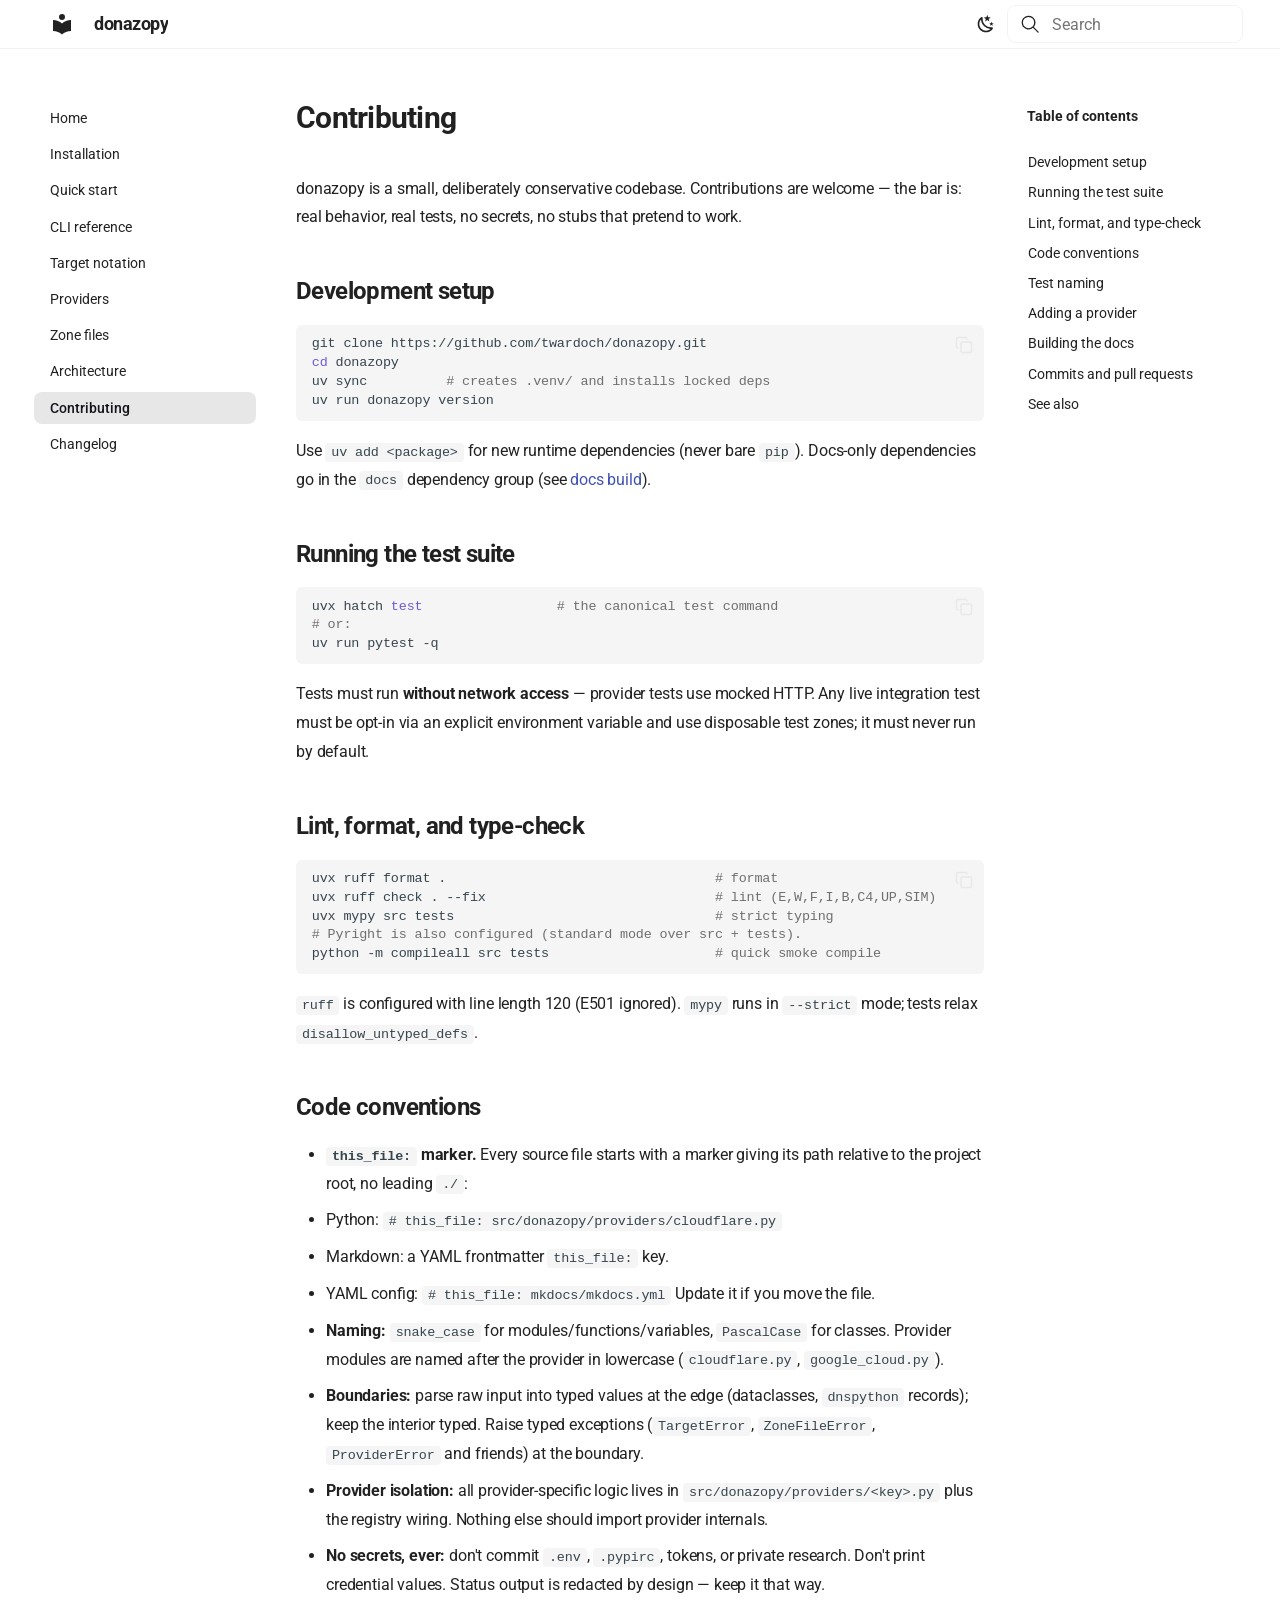
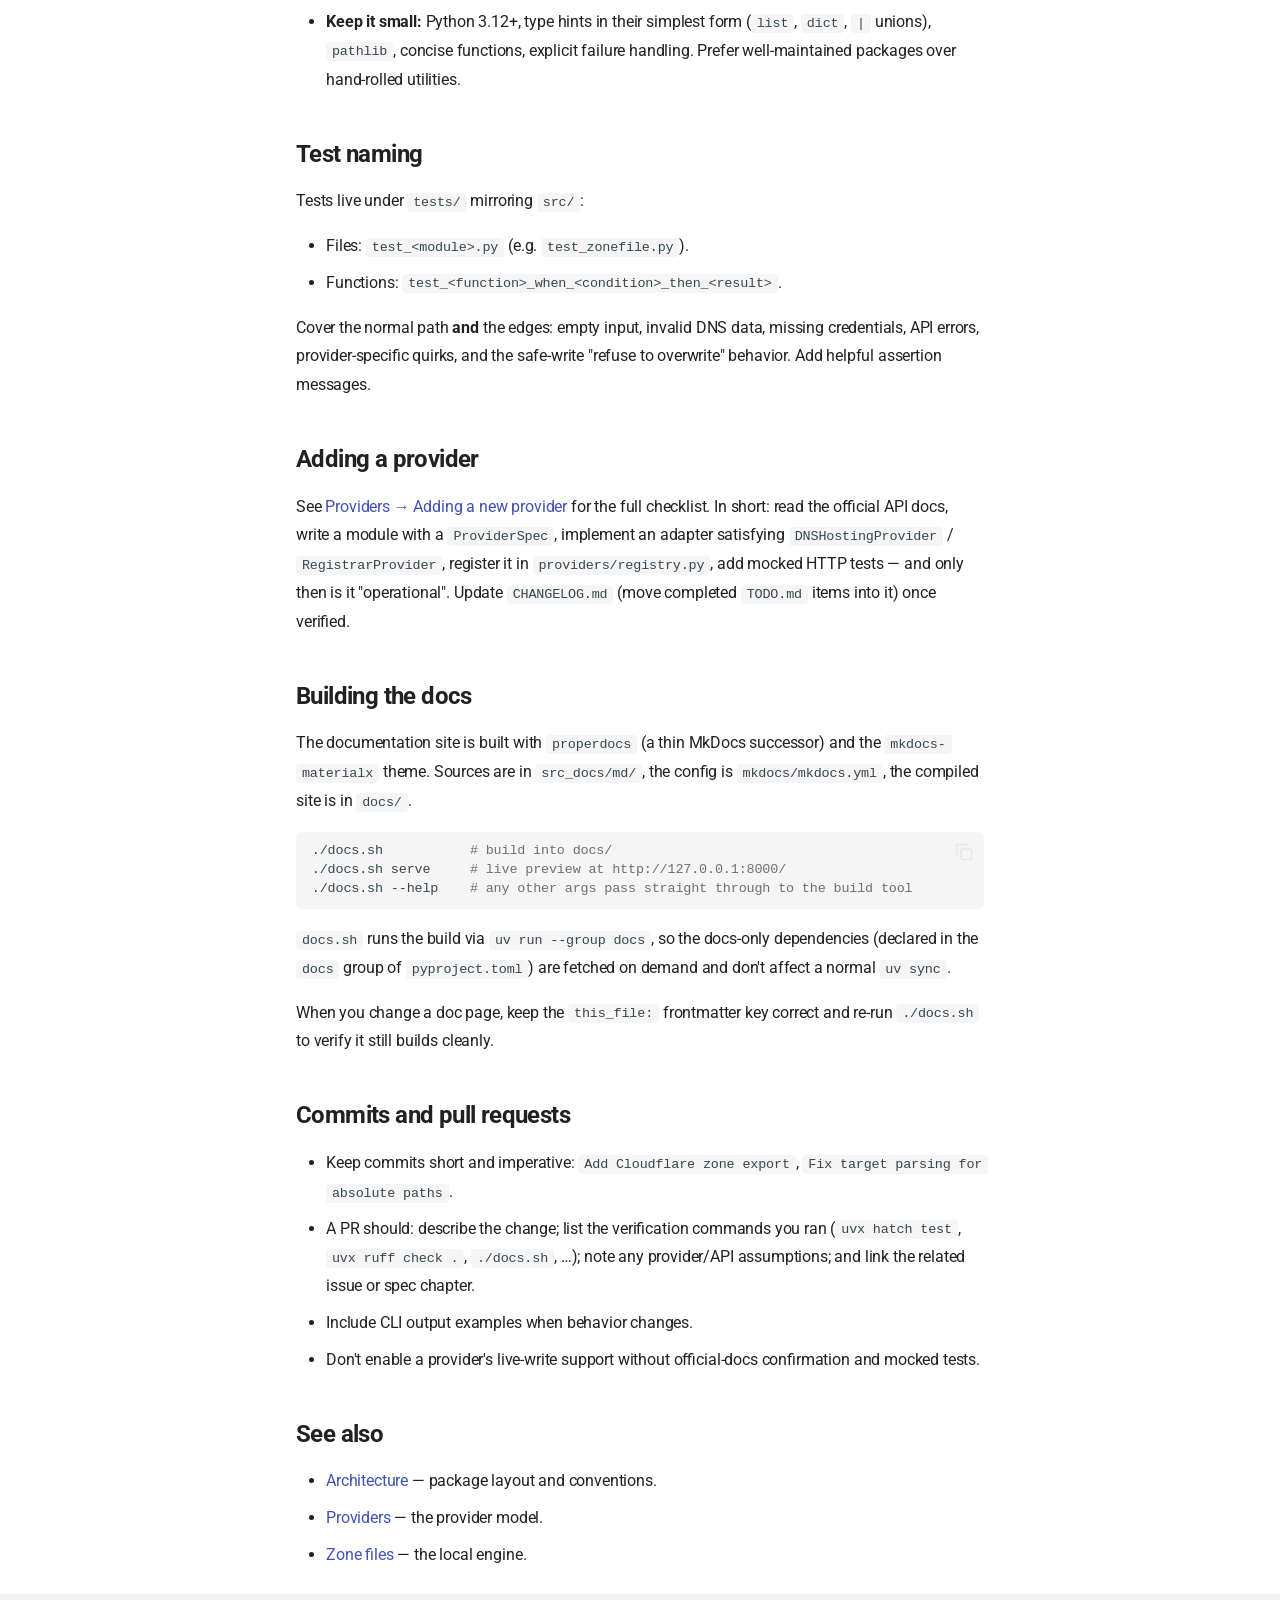
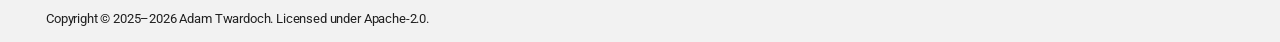
<file: docs/contributing/index.html>
<!doctype html>
<html lang="en" class="no-js">
  <head>
    
      <meta charset="utf-8">
      <meta name="viewport" content="width=device-width,initial-scale=1">
      
        <meta name="description" content="A focused Python CLI for local DNS zone-file work and real, tested DNS-provider operations.">
      
      
        <meta name="author" content="Adam Twardoch">
      
      
        <link rel="canonical" href="https://github.com/twardoch/donazopy/contributing/">
      
      
        <link rel="prev" href="../architecture/">
      
      
        <link rel="next" href="../changelog/">
      
      
        
      
      
      
      
        
        
        
          <link rel="icon" href="../assets/images/favicon.png">
        
      
      <meta name="generator" content="mkdocs-1.6.1, mkdocs-materialx-10.1.5">
    
    
      
        <title>Contributing - donazopy</title>
      
    
    
      <link rel="stylesheet" href="../assets/stylesheets/main.5cda52a2.min.css">
      
        
        <link rel="stylesheet" href="../assets/stylesheets/palette.d7242098.min.css">
      
    
    

    

    
      
    
    
      
        
        
        <link rel="preconnect" href="https://fonts.gstatic.com" crossorigin>
        <link rel="stylesheet" href="https://fonts.googleapis.com/css?family=Roboto:300,300i,400,400i,700,700i%7CRoboto+Mono:400,400i,700,700i&display=fallback">
        <style>:root{--md-text-font:"Roboto";--md-code-font:"Roboto Mono"}</style>
      
    
    
      <link rel="stylesheet" href="../css/extra.css">
    
    <script>__md_scope=new URL("..",location),__md_hash=e=>[...e].reduce(((e,_)=>(e<<5)-e+_.charCodeAt(0)),0),__md_get=(e,_=localStorage,t=__md_scope)=>JSON.parse(_.getItem(t.pathname+"."+e)),__md_set=(e,_,t=localStorage,a=__md_scope)=>{try{t.setItem(a.pathname+"."+e,JSON.stringify(_))}catch(e){}}</script>
    
      

    
    
  </head>
  
  
  
  
    
    
      
    
    
    
    
    <body dir="ltr" data-md-color-scheme="default" data-md-color-primary="black" data-md-color-accent="indigo" data-mx-topbar="glass">
  
    
    <input class="md-toggle" data-md-toggle="drawer" type="checkbox" id="__drawer" autocomplete="off">
    <input class="md-toggle" data-md-toggle="toc" type="checkbox" id="__toc" autocomplete="off">
    <input class="md-toggle" data-md-toggle="search" type="checkbox" id="__search" autocomplete="off">
    <label class="md-overlay" for="__drawer"></label>
    <label class="md-overlay" for="__toc"></label>
    <div data-md-component="skip">
      
        
        <a href="#contributing" class="md-skip">
          Skip to content
        </a>
      
    </div>
    <div data-md-component="announce">
      
    </div>
    
    
      

  

<header class="md-header md-header--shadow" data-md-component="header">
  <nav class="md-header__inner md-grid" aria-label="Header">
    <a href=".." title="donazopy" class="md-header__button md-logo" aria-label="donazopy" data-md-component="logo">
      
  
  <svg xmlns="http://www.w3.org/2000/svg" viewBox="0 0 24 24"><path d="M12 8a3 3 0 0 0 3-3 3 3 0 0 0-3-3 3 3 0 0 0-3 3 3 3 0 0 0 3 3m0 3.54C9.64 9.35 6.5 8 3 8v11c3.5 0 6.64 1.35 9 3.54 2.36-2.19 5.5-3.54 9-3.54V8c-3.5 0-6.64 1.35-9 3.54"/></svg>

    </a>
    <label class="md-header__button md-icon" for="__drawer">
      
      <svg xmlns="http://www.w3.org/2000/svg" viewBox="0 0 24 24"><path d="M3 6h18v2H3zm0 5h18v2H3zm0 5h18v2H3z"/></svg>
    </label>
    <div class="md-header__title" data-md-component="header-title">
      <div class="md-header__ellipsis">
        <div class="md-header__topic">
          <span class="md-ellipsis">
            donazopy
          </span>
        </div>
        <div class="md-header__topic" data-md-component="header-topic">
          <span class="md-ellipsis">
            
              Contributing
            
          </span>
        </div>
      </div>
    </div>
    
      
        <form class="md-header__option" data-md-component="palette">
  
    
    
    
    <input class="md-option" data-md-color-media="" data-md-color-scheme="default" data-md-color-primary="black" data-md-color-accent="indigo"  aria-label="Switch to dark mode"  type="radio" name="__palette" id="__palette_0">
    
      <label class="md-header__button md-icon" title="Switch to dark mode" for="__palette_1" hidden>
        <svg xmlns="http://www.w3.org/2000/svg" viewBox="0 0 24 24"><path d="m17.75 4.09-2.53 1.94.91 3.06-2.63-1.81-2.63 1.81.91-3.06-2.53-1.94L12.44 4l1.06-3 1.06 3zm3.5 6.91-1.64 1.25.59 1.98-1.7-1.17-1.7 1.17.59-1.98L15.75 11l2.06-.05L18.5 9l.69 1.95zm-2.28 4.95c.83-.08 1.72 1.1 1.19 1.85-.32.45-.66.87-1.08 1.27C15.17 23 8.84 23 4.94 19.07c-3.91-3.9-3.91-10.24 0-14.14.4-.4.82-.76 1.27-1.08.75-.53 1.93.36 1.85 1.19-.27 2.86.69 5.83 2.89 8.02a9.96 9.96 0 0 0 8.02 2.89m-1.64 2.02a12.08 12.08 0 0 1-7.8-3.47c-2.17-2.19-3.33-5-3.49-7.82-2.81 3.14-2.7 7.96.31 10.98 3.02 3.01 7.84 3.12 10.98.31"/></svg>
      </label>
    
  
    
    
    
    <input class="md-option" data-md-color-media="" data-md-color-scheme="slate" data-md-color-primary="black" data-md-color-accent="indigo"  aria-label="Switch to light mode"  type="radio" name="__palette" id="__palette_1">
    
      <label class="md-header__button md-icon" title="Switch to light mode" for="__palette_0" hidden>
        <svg xmlns="http://www.w3.org/2000/svg" viewBox="0 0 24 24"><path d="M12 7a5 5 0 0 1 5 5 5 5 0 0 1-5 5 5 5 0 0 1-5-5 5 5 0 0 1 5-5m0 2a3 3 0 0 0-3 3 3 3 0 0 0 3 3 3 3 0 0 0 3-3 3 3 0 0 0-3-3m0-7 2.39 3.42C13.65 5.15 12.84 5 12 5s-1.65.15-2.39.42zM3.34 7l4.16-.35A7.2 7.2 0 0 0 5.94 8.5c-.44.74-.69 1.5-.83 2.29zm.02 10 1.76-3.77a7.131 7.131 0 0 0 2.38 4.14zM20.65 7l-1.77 3.79a7.02 7.02 0 0 0-2.38-4.15zm-.01 10-4.14.36c.59-.51 1.12-1.14 1.54-1.86.42-.73.69-1.5.83-2.29zM12 22l-2.41-3.44c.74.27 1.55.44 2.41.44.82 0 1.63-.17 2.37-.44z"/></svg>
      </label>
    
  
</form>
      
    
    
      <script>var palette=__md_get("__palette");if(palette&&palette.color){if("(prefers-color-scheme)"===palette.color.media){var media=matchMedia("(prefers-color-scheme: light)"),input=document.querySelector(media.matches?"[data-md-color-media='(prefers-color-scheme: light)']":"[data-md-color-media='(prefers-color-scheme: dark)']");palette.color.media=input.getAttribute("data-md-color-media"),palette.color.scheme=input.getAttribute("data-md-color-scheme"),palette.color.primary=input.getAttribute("data-md-color-primary"),palette.color.accent=input.getAttribute("data-md-color-accent")}for(var[key,value]of Object.entries(palette.color))document.body.setAttribute("data-md-color-"+key,value)}</script>
    
    
    
      
      
        <label class="md-header__button md-icon" for="__search">
          
          <svg xmlns="http://www.w3.org/2000/svg" viewBox="0 0 24 24"><path d="M10.25 2a8.25 8.25 0 0 1 6.34 13.53l5.69 5.69a.749.749 0 0 1-.326 1.275.75.75 0 0 1-.734-.215l-5.69-5.69A8.25 8.25 0 1 1 10.25 2M3.5 10.25a6.75 6.75 0 1 0 13.5 0 6.75 6.75 0 0 0-13.5 0"/></svg>
        </label>
        <div class="md-search" data-md-component="search" role="dialog">
  <label class="md-search__overlay" for="__search"></label>
  <div class="md-search__inner" role="search">
    <form class="md-search__form" name="search">
      <input type="text" class="md-search__input" name="query" aria-label="Search" placeholder="Search" autocapitalize="off" autocorrect="off" autocomplete="off" spellcheck="false" data-md-component="search-query" required>
      <label class="md-search__icon md-icon" for="__search">
        
        <svg xmlns="http://www.w3.org/2000/svg" viewBox="0 0 24 24"><path d="M10.25 2a8.25 8.25 0 0 1 6.34 13.53l5.69 5.69a.749.749 0 0 1-.326 1.275.75.75 0 0 1-.734-.215l-5.69-5.69A8.25 8.25 0 1 1 10.25 2M3.5 10.25a6.75 6.75 0 1 0 13.5 0 6.75 6.75 0 0 0-13.5 0"/></svg>
        
        <svg xmlns="http://www.w3.org/2000/svg" viewBox="0 0 24 24"><path d="M20 11v2H8l5.5 5.5-1.42 1.42L4.16 12l7.92-7.92L13.5 5.5 8 11z"/></svg>
      </label>
      <nav class="md-search__options" aria-label="Search">
        
        <button type="reset" class="md-search__icon md-icon" title="Clear" aria-label="Clear" tabindex="-1">
          
          <svg xmlns="http://www.w3.org/2000/svg" viewBox="0 0 24 24"><path d="M19 6.41 17.59 5 12 10.59 6.41 5 5 6.41 10.59 12 5 17.59 6.41 19 12 13.41 17.59 19 19 17.59 13.41 12z"/></svg>
        </button>
      </nav>
      
    </form>
    <div class="md-search__output">
      <div class="md-search__scrollwrap" tabindex="0">
        <div class="md-search-result" data-md-component="search-result">
          <div class="md-search-result__meta">
            Initializing search
          </div>
          <ol class="md-search-result__list" role="presentation"></ol>
        </div>
      </div>
    </div>
  </div>
</div>
      
    
    
  </nav>
  
</header>
    
    <div class="md-container" data-md-component="container">
      
      
        
          
        
      
      <main class="md-main" data-md-component="main">
        <div class="md-main__inner md-grid">
          
            
              
              <div class="md-sidebar md-sidebar--primary" data-md-component="sidebar" data-md-type="navigation" >
                <div class="md-sidebar__scrollwrap">
                  <div class="md-sidebar__inner">
                    



<nav class="md-nav md-nav--primary" aria-label="Navigation" data-md-level="0">
  <label class="md-nav__title" for="__drawer">
    <a href=".." title="donazopy" class="md-nav__button md-logo" aria-label="donazopy" data-md-component="logo">
      
  
  <svg xmlns="http://www.w3.org/2000/svg" viewBox="0 0 24 24"><path d="M12 8a3 3 0 0 0 3-3 3 3 0 0 0-3-3 3 3 0 0 0-3 3 3 3 0 0 0 3 3m0 3.54C9.64 9.35 6.5 8 3 8v11c3.5 0 6.64 1.35 9 3.54 2.36-2.19 5.5-3.54 9-3.54V8c-3.5 0-6.64 1.35-9 3.54"/></svg>

    </a>
    donazopy
  </label>
  
  <ul class="md-nav__list">
    
      
      
  
  
  
  
    <li class="md-nav__item">
      <a href=".." class="md-nav__link">
        
  
  
  <span class="md-ellipsis">
    
  
    Home
  

    
  </span>
  
  

      </a>
    </li>
  

    
      
      
  
  
  
  
    <li class="md-nav__item">
      <a href="../installation/" class="md-nav__link">
        
  
  
  <span class="md-ellipsis">
    
  
    Installation
  

    
  </span>
  
  

      </a>
    </li>
  

    
      
      
  
  
  
  
    <li class="md-nav__item">
      <a href="../quickstart/" class="md-nav__link">
        
  
  
  <span class="md-ellipsis">
    
  
    Quick start
  

    
  </span>
  
  

      </a>
    </li>
  

    
      
      
  
  
  
  
    <li class="md-nav__item">
      <a href="../cli/" class="md-nav__link">
        
  
  
  <span class="md-ellipsis">
    
  
    CLI reference
  

    
  </span>
  
  

      </a>
    </li>
  

    
      
      
  
  
  
  
    <li class="md-nav__item">
      <a href="../targets/" class="md-nav__link">
        
  
  
  <span class="md-ellipsis">
    
  
    Target notation
  

    
  </span>
  
  

      </a>
    </li>
  

    
      
      
  
  
  
  
    <li class="md-nav__item">
      <a href="../providers/" class="md-nav__link">
        
  
  
  <span class="md-ellipsis">
    
  
    Providers
  

    
  </span>
  
  

      </a>
    </li>
  

    
      
      
  
  
  
  
    <li class="md-nav__item">
      <a href="../zonefiles/" class="md-nav__link">
        
  
  
  <span class="md-ellipsis">
    
  
    Zone files
  

    
  </span>
  
  

      </a>
    </li>
  

    
      
      
  
  
  
  
    <li class="md-nav__item">
      <a href="../architecture/" class="md-nav__link">
        
  
  
  <span class="md-ellipsis">
    
  
    Architecture
  

    
  </span>
  
  

      </a>
    </li>
  

    
      
      
  
  
    
  
  
  
    <li class="md-nav__item md-nav__item--active">
      
      <input class="md-nav__toggle md-toggle" type="checkbox" id="__toc">
      
      
        
      
      
        <label class="md-nav__link md-nav__link--active" for="__toc">
          
  
  
  <span class="md-ellipsis">
    
  
    Contributing
  

    
  </span>
  
  

          <span class="md-nav__icon md-icon"></span>
        </label>
      
      <a href="./" class="md-nav__link md-nav__link--active">
        
  
  
  <span class="md-ellipsis">
    
  
    Contributing
  

    
  </span>
  
  

      </a>
      
        

<nav class="md-nav md-nav--secondary" aria-label="Table of contents">
  
  
  
    
  
  
    <label class="md-nav__title" for="__toc">
      <span class="md-nav__icon md-icon"></span>
      Table of contents
    </label>
    <ul class="md-nav__list" data-md-component="toc">
      
        <li class="md-nav__item">
  <a href="#development-setup" class="md-nav__link">
    <span class="md-ellipsis">
      
        Development setup
      
    </span>
  </a>
  
</li>
      
        <li class="md-nav__item">
  <a href="#running-the-test-suite" class="md-nav__link">
    <span class="md-ellipsis">
      
        Running the test suite
      
    </span>
  </a>
  
</li>
      
        <li class="md-nav__item">
  <a href="#lint-format-and-type-check" class="md-nav__link">
    <span class="md-ellipsis">
      
        Lint, format, and type-check
      
    </span>
  </a>
  
</li>
      
        <li class="md-nav__item">
  <a href="#code-conventions" class="md-nav__link">
    <span class="md-ellipsis">
      
        Code conventions
      
    </span>
  </a>
  
</li>
      
        <li class="md-nav__item">
  <a href="#test-naming" class="md-nav__link">
    <span class="md-ellipsis">
      
        Test naming
      
    </span>
  </a>
  
</li>
      
        <li class="md-nav__item">
  <a href="#adding-a-provider" class="md-nav__link">
    <span class="md-ellipsis">
      
        Adding a provider
      
    </span>
  </a>
  
</li>
      
        <li class="md-nav__item">
  <a href="#building-the-docs" class="md-nav__link">
    <span class="md-ellipsis">
      
        Building the docs
      
    </span>
  </a>
  
</li>
      
        <li class="md-nav__item">
  <a href="#commits-and-pull-requests" class="md-nav__link">
    <span class="md-ellipsis">
      
        Commits and pull requests
      
    </span>
  </a>
  
</li>
      
        <li class="md-nav__item">
  <a href="#see-also" class="md-nav__link">
    <span class="md-ellipsis">
      
        See also
      
    </span>
  </a>
  
</li>
      
    </ul>
  
</nav>
      
    </li>
  

    
      
      
  
  
  
  
    <li class="md-nav__item">
      <a href="../changelog/" class="md-nav__link">
        
  
  
  <span class="md-ellipsis">
    
  
    Changelog
  

    
  </span>
  
  

      </a>
    </li>
  

    
  </ul>
</nav>
                  </div>
                </div>
              </div>
            
            
              
              <div class="md-sidebar md-sidebar--secondary" data-md-component="sidebar" data-md-type="toc" >
                <div class="md-sidebar__scrollwrap">
                  <div class="md-sidebar__inner">
                    

<nav class="md-nav md-nav--secondary" aria-label="Table of contents">
  
  
  
    
  
  
    <label class="md-nav__title" for="__toc">
      <span class="md-nav__icon md-icon"></span>
      Table of contents
    </label>
    <ul class="md-nav__list" data-md-component="toc">
      
        <li class="md-nav__item">
  <a href="#development-setup" class="md-nav__link">
    <span class="md-ellipsis">
      
        Development setup
      
    </span>
  </a>
  
</li>
      
        <li class="md-nav__item">
  <a href="#running-the-test-suite" class="md-nav__link">
    <span class="md-ellipsis">
      
        Running the test suite
      
    </span>
  </a>
  
</li>
      
        <li class="md-nav__item">
  <a href="#lint-format-and-type-check" class="md-nav__link">
    <span class="md-ellipsis">
      
        Lint, format, and type-check
      
    </span>
  </a>
  
</li>
      
        <li class="md-nav__item">
  <a href="#code-conventions" class="md-nav__link">
    <span class="md-ellipsis">
      
        Code conventions
      
    </span>
  </a>
  
</li>
      
        <li class="md-nav__item">
  <a href="#test-naming" class="md-nav__link">
    <span class="md-ellipsis">
      
        Test naming
      
    </span>
  </a>
  
</li>
      
        <li class="md-nav__item">
  <a href="#adding-a-provider" class="md-nav__link">
    <span class="md-ellipsis">
      
        Adding a provider
      
    </span>
  </a>
  
</li>
      
        <li class="md-nav__item">
  <a href="#building-the-docs" class="md-nav__link">
    <span class="md-ellipsis">
      
        Building the docs
      
    </span>
  </a>
  
</li>
      
        <li class="md-nav__item">
  <a href="#commits-and-pull-requests" class="md-nav__link">
    <span class="md-ellipsis">
      
        Commits and pull requests
      
    </span>
  </a>
  
</li>
      
        <li class="md-nav__item">
  <a href="#see-also" class="md-nav__link">
    <span class="md-ellipsis">
      
        See also
      
    </span>
  </a>
  
</li>
      
    </ul>
  
</nav>
                  </div>
                </div>
              </div>
            
          
          
            <div class="md-content" data-md-component="content">
              
              <article class="md-content__inner md-typeset">
                
                  

<h1 id="contributing">Contributing<a class="headerlink" href="#contributing" title="Permanent link">&para;</a></h1>
<p>donazopy is a small, deliberately conservative codebase. Contributions are
welcome — the bar is: real behavior, real tests, no secrets, no stubs that
pretend to work.</p>
<h2 id="development-setup">Development setup<a class="headerlink" href="#development-setup" title="Permanent link">&para;</a></h2>
<div class="language-bash highlight"><pre><span></span><code><span id="__span-0-1"><a id="__codelineno-0-1" name="__codelineno-0-1" href="#__codelineno-0-1"></a>git<span class="w"> </span>clone<span class="w"> </span>https://github.com/twardoch/donazopy.git
</span><span id="__span-0-2"><a id="__codelineno-0-2" name="__codelineno-0-2" href="#__codelineno-0-2"></a><span class="nb">cd</span><span class="w"> </span>donazopy
</span><span id="__span-0-3"><a id="__codelineno-0-3" name="__codelineno-0-3" href="#__codelineno-0-3"></a>uv<span class="w"> </span>sync<span class="w">          </span><span class="c1"># creates .venv/ and installs locked deps</span>
</span><span id="__span-0-4"><a id="__codelineno-0-4" name="__codelineno-0-4" href="#__codelineno-0-4"></a>uv<span class="w"> </span>run<span class="w"> </span>donazopy<span class="w"> </span>version
</span></code></pre></div>
<p>Use <code>uv add &lt;package&gt;</code> for new runtime dependencies (never bare <code>pip</code>). Docs-only
dependencies go in the <code>docs</code> dependency group (see <a href="#building-the-docs">docs build</a>).</p>
<h2 id="running-the-test-suite">Running the test suite<a class="headerlink" href="#running-the-test-suite" title="Permanent link">&para;</a></h2>
<div class="language-bash highlight"><pre><span></span><code><span id="__span-1-1"><a id="__codelineno-1-1" name="__codelineno-1-1" href="#__codelineno-1-1"></a>uvx<span class="w"> </span>hatch<span class="w"> </span><span class="nb">test</span><span class="w">                 </span><span class="c1"># the canonical test command</span>
</span><span id="__span-1-2"><a id="__codelineno-1-2" name="__codelineno-1-2" href="#__codelineno-1-2"></a><span class="c1"># or:</span>
</span><span id="__span-1-3"><a id="__codelineno-1-3" name="__codelineno-1-3" href="#__codelineno-1-3"></a>uv<span class="w"> </span>run<span class="w"> </span>pytest<span class="w"> </span>-q
</span></code></pre></div>
<p>Tests must run <strong>without network access</strong> — provider tests use mocked HTTP. Any
live integration test must be opt-in via an explicit environment variable and use
disposable test zones; it must never run by default.</p>
<h2 id="lint-format-and-type-check">Lint, format, and type-check<a class="headerlink" href="#lint-format-and-type-check" title="Permanent link">&para;</a></h2>
<div class="language-bash highlight"><pre><span></span><code><span id="__span-2-1"><a id="__codelineno-2-1" name="__codelineno-2-1" href="#__codelineno-2-1"></a>uvx<span class="w"> </span>ruff<span class="w"> </span>format<span class="w"> </span>.<span class="w">                                  </span><span class="c1"># format</span>
</span><span id="__span-2-2"><a id="__codelineno-2-2" name="__codelineno-2-2" href="#__codelineno-2-2"></a>uvx<span class="w"> </span>ruff<span class="w"> </span>check<span class="w"> </span>.<span class="w"> </span>--fix<span class="w">                             </span><span class="c1"># lint (E,W,F,I,B,C4,UP,SIM)</span>
</span><span id="__span-2-3"><a id="__codelineno-2-3" name="__codelineno-2-3" href="#__codelineno-2-3"></a>uvx<span class="w"> </span>mypy<span class="w"> </span>src<span class="w"> </span>tests<span class="w">                                 </span><span class="c1"># strict typing</span>
</span><span id="__span-2-4"><a id="__codelineno-2-4" name="__codelineno-2-4" href="#__codelineno-2-4"></a><span class="c1"># Pyright is also configured (standard mode over src + tests).</span>
</span><span id="__span-2-5"><a id="__codelineno-2-5" name="__codelineno-2-5" href="#__codelineno-2-5"></a>python<span class="w"> </span>-m<span class="w"> </span>compileall<span class="w"> </span>src<span class="w"> </span>tests<span class="w">                     </span><span class="c1"># quick smoke compile</span>
</span></code></pre></div>
<p><code>ruff</code> is configured with line length 120 (E501 ignored). <code>mypy</code> runs in
<code>--strict</code> mode; tests relax <code>disallow_untyped_defs</code>.</p>
<h2 id="code-conventions">Code conventions<a class="headerlink" href="#code-conventions" title="Permanent link">&para;</a></h2>
<ul>
<li><strong><code>this_file:</code> marker.</strong> Every source file starts with a marker giving its
  path relative to the project root, no leading <code>./</code>:</li>
<li>Python: <code># this_file: src/donazopy/providers/cloudflare.py</code></li>
<li>Markdown: a YAML frontmatter <code>this_file:</code> key.</li>
<li>YAML config: <code># this_file: mkdocs/mkdocs.yml</code>
  Update it if you move the file.</li>
<li><strong>Naming:</strong> <code>snake_case</code> for modules/functions/variables, <code>PascalCase</code> for
  classes. Provider modules are named after the provider in lowercase
  (<code>cloudflare.py</code>, <code>google_cloud.py</code>).</li>
<li><strong>Boundaries:</strong> parse raw input into typed values at the edge (dataclasses,
  <code>dnspython</code> records); keep the interior typed. Raise typed exceptions
  (<code>TargetError</code>, <code>ZoneFileError</code>, <code>ProviderError</code> and friends) at the boundary.</li>
<li><strong>Provider isolation:</strong> all provider-specific logic lives in
  <code>src/donazopy/providers/&lt;key&gt;.py</code> plus the registry wiring. Nothing else
  should import provider internals.</li>
<li><strong>No secrets, ever:</strong> don't commit <code>.env</code>, <code>.pypirc</code>, tokens, or private
  research. Don't print credential values. Status output is redacted by design —
  keep it that way.</li>
<li><strong>Keep it small:</strong> Python 3.12+, type hints in their simplest form (<code>list</code>,
  <code>dict</code>, <code>|</code> unions), <code>pathlib</code>, concise functions, explicit failure handling.
  Prefer well-maintained packages over hand-rolled utilities.</li>
</ul>
<h2 id="test-naming">Test naming<a class="headerlink" href="#test-naming" title="Permanent link">&para;</a></h2>
<p>Tests live under <code>tests/</code> mirroring <code>src/</code>:</p>
<ul>
<li>Files: <code>test_&lt;module&gt;.py</code> (e.g. <code>test_zonefile.py</code>).</li>
<li>Functions: <code>test_&lt;function&gt;_when_&lt;condition&gt;_then_&lt;result&gt;</code>.</li>
</ul>
<p>Cover the normal path <strong>and</strong> the edges: empty input, invalid DNS data, missing
credentials, API errors, provider-specific quirks, and the safe-write
"refuse to overwrite" behavior. Add helpful assertion messages.</p>
<h2 id="adding-a-provider">Adding a provider<a class="headerlink" href="#adding-a-provider" title="Permanent link">&para;</a></h2>
<p>See <a href="../providers/#adding-a-new-provider">Providers → Adding a new provider</a> for
the full checklist. In short: read the official API docs, write a module with a
<code>ProviderSpec</code>, implement an adapter satisfying <code>DNSHostingProvider</code> /
<code>RegistrarProvider</code>, register it in <code>providers/registry.py</code>, add mocked HTTP
tests — and only then is it "operational". Update <code>CHANGELOG.md</code> (move completed
<code>TODO.md</code> items into it) once verified.</p>
<h2 id="building-the-docs">Building the docs<a class="headerlink" href="#building-the-docs" title="Permanent link">&para;</a></h2>
<p>The documentation site is built with <code>properdocs</code> (a thin MkDocs successor) and
the <code>mkdocs-materialx</code> theme. Sources are in <code>src_docs/md/</code>, the config is
<code>mkdocs/mkdocs.yml</code>, the compiled site is in <code>docs/</code>.</p>
<div class="language-bash highlight"><pre><span></span><code><span id="__span-3-1"><a id="__codelineno-3-1" name="__codelineno-3-1" href="#__codelineno-3-1"></a>./docs.sh<span class="w">           </span><span class="c1"># build into docs/</span>
</span><span id="__span-3-2"><a id="__codelineno-3-2" name="__codelineno-3-2" href="#__codelineno-3-2"></a>./docs.sh<span class="w"> </span>serve<span class="w">     </span><span class="c1"># live preview at http://127.0.0.1:8000/</span>
</span><span id="__span-3-3"><a id="__codelineno-3-3" name="__codelineno-3-3" href="#__codelineno-3-3"></a>./docs.sh<span class="w"> </span>--help<span class="w">    </span><span class="c1"># any other args pass straight through to the build tool</span>
</span></code></pre></div>
<p><code>docs.sh</code> runs the build via <code>uv run --group docs</code>, so the docs-only
dependencies (declared in the <code>docs</code> group of <code>pyproject.toml</code>) are fetched on
demand and don't affect a normal <code>uv sync</code>.</p>
<p>When you change a doc page, keep the <code>this_file:</code> frontmatter key correct and
re-run <code>./docs.sh</code> to verify it still builds cleanly.</p>
<h2 id="commits-and-pull-requests">Commits and pull requests<a class="headerlink" href="#commits-and-pull-requests" title="Permanent link">&para;</a></h2>
<ul>
<li>Keep commits short and imperative: <code>Add Cloudflare zone export</code>,
  <code>Fix target parsing for absolute paths</code>.</li>
<li>A PR should: describe the change; list the verification commands you ran
  (<code>uvx hatch test</code>, <code>uvx ruff check .</code>, <code>./docs.sh</code>, …); note any
  provider/API assumptions; and link the related issue or spec chapter.</li>
<li>Include CLI output examples when behavior changes.</li>
<li>Don't enable a provider's live-write support without official-docs
  confirmation and mocked tests.</li>
</ul>
<h2 id="see-also">See also<a class="headerlink" href="#see-also" title="Permanent link">&para;</a></h2>
<ul>
<li><a href="../architecture/">Architecture</a> — package layout and conventions.</li>
<li><a href="../providers/">Providers</a> — the provider model.</li>
<li><a href="../zonefiles/">Zone files</a> — the local engine.</li>
</ul>







                
              </article>
            </div>
          
          
<script>var target=document.getElementById(location.hash.slice(1));target&&target.name&&(target.checked=target.name.startsWith("__tabbed_"))</script>
        </div>
          <div class="md-top" data-md-component="top" hidden>
  <div class="md-top__center">
    <button type="button" class="md-top__button md-top__button--main" data-md-action="top">
      
      <svg xmlns="http://www.w3.org/2000/svg" viewBox="0 0 24 24"><path d="M13 20h-2V8l-5.5 5.5-1.42-1.42L12 4.16l7.92 7.92-1.42 1.42L13 8z"/></svg>
      <span>Back to top</span>
    </button>
    
      
      
      <label class="md-top__button md-top__side md-top__side--nav" for="__drawer" >
        <svg xmlns="http://www.w3.org/2000/svg" fill="none" stroke="currentColor" stroke-linecap="round" stroke-linejoin="round" stroke-width="2" class="lucide lucide-panel-left" viewBox="0 0 24 24"><rect width="18" height="18" x="3" y="3" rx="2"/><path d="M9 3v18"/></svg>
      </label>
    
    
      
      
      <label class="md-top__button md-top__side md-top__side--toc" for="__toc" >
        <svg xmlns="http://www.w3.org/2000/svg" fill="none" stroke="currentColor" stroke-linecap="round" stroke-linejoin="round" stroke-width="2" class="lucide lucide-panel-right" viewBox="0 0 24 24"><rect width="18" height="18" x="3" y="3" rx="2"/><path d="M15 3v18"/></svg>
      </label>
    
  </div>
</div>
      </main>
      
        <footer class="md-footer">
  
  <div class="md-footer-meta md-typeset">
    <div class="md-footer-meta__inner md-grid">
      <div class="md-copyright">
  
    <div class="md-copyright__highlight">
      Copyright © 2025–2026 Adam Twardoch. Licensed under Apache-2.0.
    </div>
  
  
</div>
      
    </div>
  </div>
</footer>
      
    </div>
    <div class="md-dialog" data-md-component="dialog">
      <div class="md-dialog__inner md-typeset"></div>
    </div>
    
    
    
      
      
      <script id="__config" type="application/json">{"annotate": null, "base": "..", "features": ["navigation.top", "navigation.sections", "toc.follow", "content.code.copy", "content.code.annotate"], "search": "../assets/javascripts/workers/search.2c215733.min.js", "tags": null, "translations": {"clipboard.copied": "Copied to clipboard", "clipboard.copy": "Copy to clipboard", "code.download": "Download", "code.select": "Toggle line selection", "search.result.more.one": "1 more on this page", "search.result.more.other": "# more on this page", "search.result.none": "No matching documents", "search.result.one": "1 matching document", "search.result.other": "# matching documents", "search.result.placeholder": "Type to start searching", "search.result.term.missing": "Missing", "select.version": "Select version"}, "version": null}</script>
    
    
      <script src="../assets/javascripts/bundle.1a8646e9.min.js"></script>
      
    
  </body>
</html>
</file>
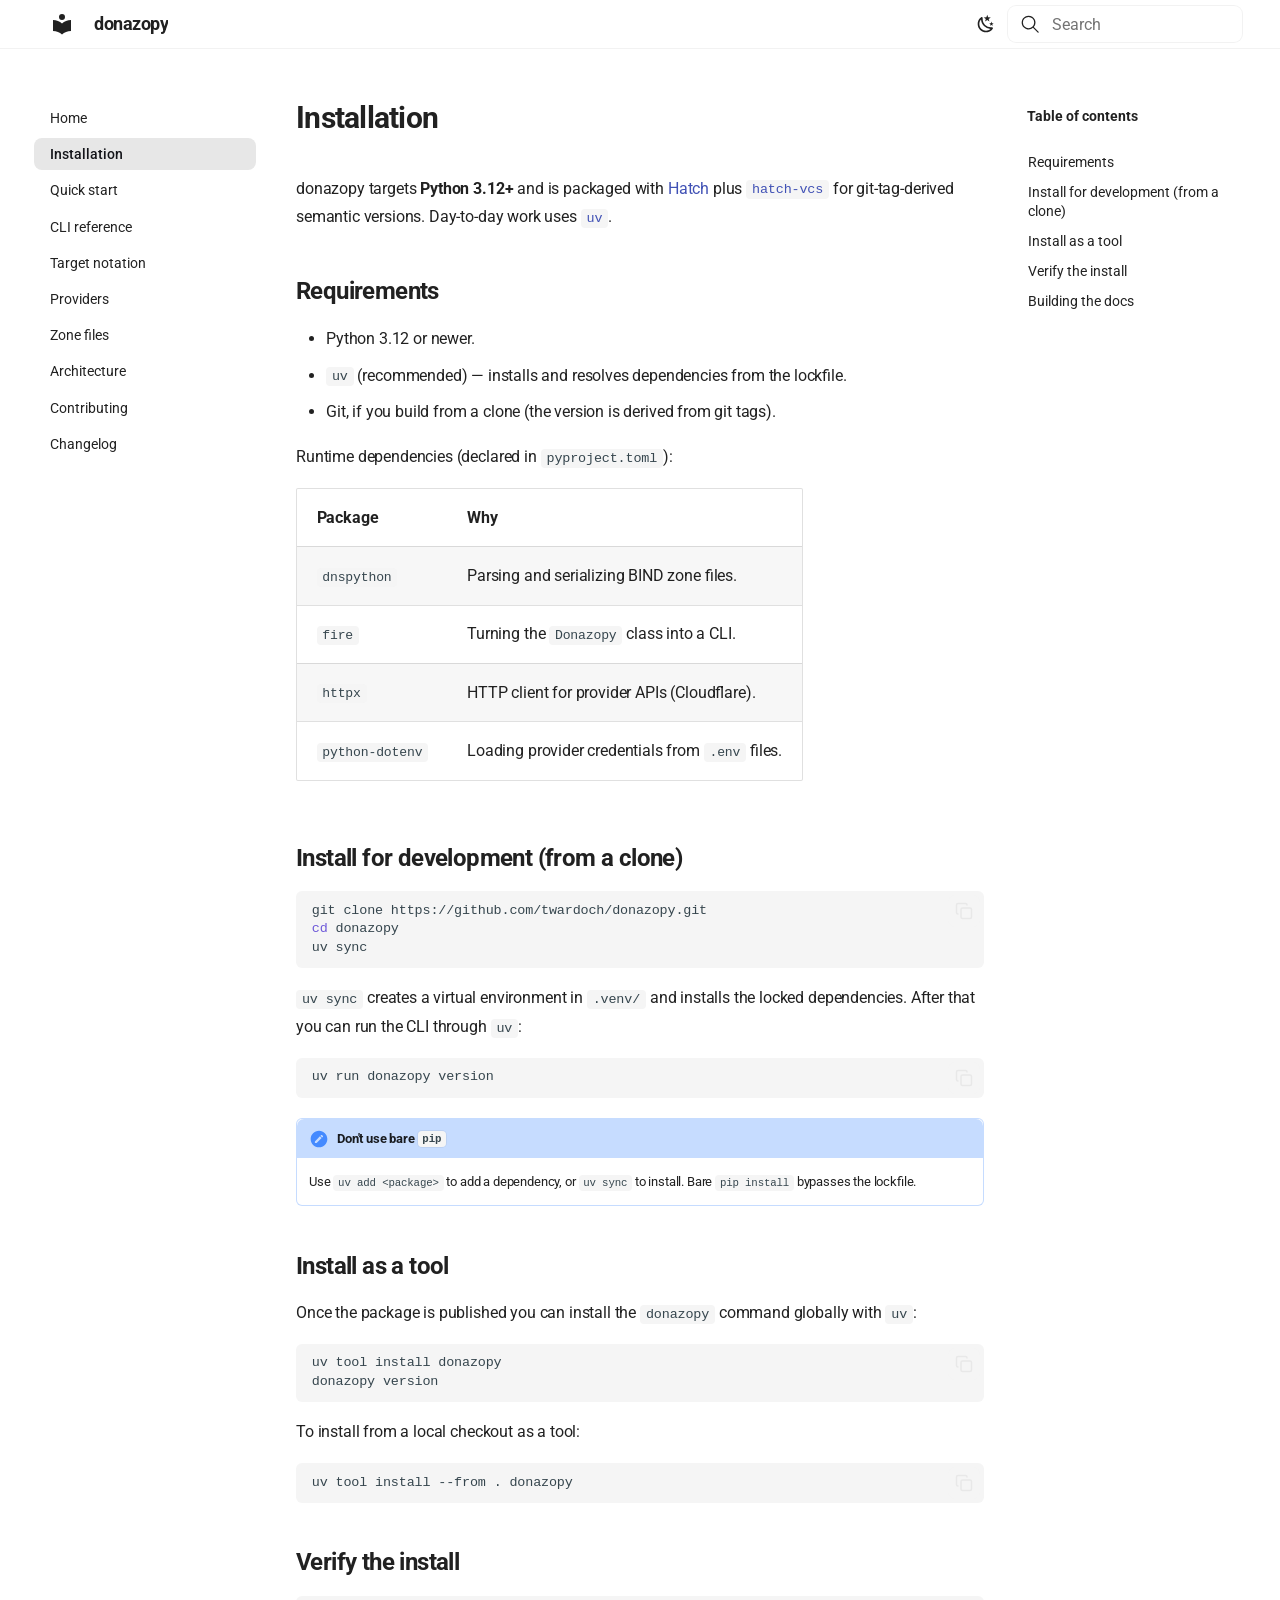
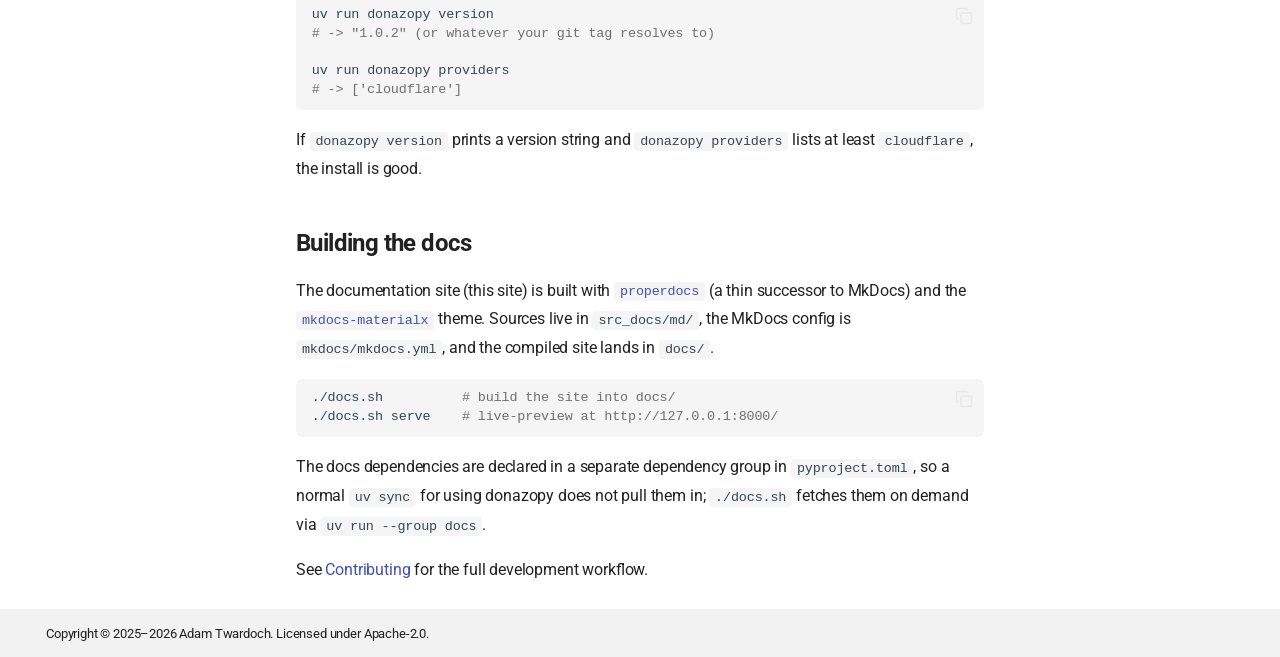
<file: docs/installation/index.html>
<!doctype html>
<html lang="en" class="no-js">
  <head>
    
      <meta charset="utf-8">
      <meta name="viewport" content="width=device-width,initial-scale=1">
      
        <meta name="description" content="A focused Python CLI for local DNS zone-file work and real, tested DNS-provider operations.">
      
      
        <meta name="author" content="Adam Twardoch">
      
      
        <link rel="canonical" href="https://github.com/twardoch/donazopy/installation/">
      
      
        <link rel="prev" href="..">
      
      
        <link rel="next" href="../quickstart/">
      
      
        
      
      
      
      
        
        
        
          <link rel="icon" href="../assets/images/favicon.png">
        
      
      <meta name="generator" content="mkdocs-1.6.1, mkdocs-materialx-10.1.5">
    
    
      
        <title>Installation - donazopy</title>
      
    
    
      <link rel="stylesheet" href="../assets/stylesheets/main.5cda52a2.min.css">
      
        
        <link rel="stylesheet" href="../assets/stylesheets/palette.d7242098.min.css">
      
    
    

    

    
      
    
    
      
        
        
        <link rel="preconnect" href="https://fonts.gstatic.com" crossorigin>
        <link rel="stylesheet" href="https://fonts.googleapis.com/css?family=Roboto:300,300i,400,400i,700,700i%7CRoboto+Mono:400,400i,700,700i&display=fallback">
        <style>:root{--md-text-font:"Roboto";--md-code-font:"Roboto Mono"}</style>
      
    
    
      <link rel="stylesheet" href="../css/extra.css">
    
    <script>__md_scope=new URL("..",location),__md_hash=e=>[...e].reduce(((e,_)=>(e<<5)-e+_.charCodeAt(0)),0),__md_get=(e,_=localStorage,t=__md_scope)=>JSON.parse(_.getItem(t.pathname+"."+e)),__md_set=(e,_,t=localStorage,a=__md_scope)=>{try{t.setItem(a.pathname+"."+e,JSON.stringify(_))}catch(e){}}</script>
    
      

    
    
  </head>
  
  
  
  
    
    
      
    
    
    
    
    <body dir="ltr" data-md-color-scheme="default" data-md-color-primary="black" data-md-color-accent="indigo" data-mx-topbar="glass">
  
    
    <input class="md-toggle" data-md-toggle="drawer" type="checkbox" id="__drawer" autocomplete="off">
    <input class="md-toggle" data-md-toggle="toc" type="checkbox" id="__toc" autocomplete="off">
    <input class="md-toggle" data-md-toggle="search" type="checkbox" id="__search" autocomplete="off">
    <label class="md-overlay" for="__drawer"></label>
    <label class="md-overlay" for="__toc"></label>
    <div data-md-component="skip">
      
        
        <a href="#installation" class="md-skip">
          Skip to content
        </a>
      
    </div>
    <div data-md-component="announce">
      
    </div>
    
    
      

  

<header class="md-header md-header--shadow" data-md-component="header">
  <nav class="md-header__inner md-grid" aria-label="Header">
    <a href=".." title="donazopy" class="md-header__button md-logo" aria-label="donazopy" data-md-component="logo">
      
  
  <svg xmlns="http://www.w3.org/2000/svg" viewBox="0 0 24 24"><path d="M12 8a3 3 0 0 0 3-3 3 3 0 0 0-3-3 3 3 0 0 0-3 3 3 3 0 0 0 3 3m0 3.54C9.64 9.35 6.5 8 3 8v11c3.5 0 6.64 1.35 9 3.54 2.36-2.19 5.5-3.54 9-3.54V8c-3.5 0-6.64 1.35-9 3.54"/></svg>

    </a>
    <label class="md-header__button md-icon" for="__drawer">
      
      <svg xmlns="http://www.w3.org/2000/svg" viewBox="0 0 24 24"><path d="M3 6h18v2H3zm0 5h18v2H3zm0 5h18v2H3z"/></svg>
    </label>
    <div class="md-header__title" data-md-component="header-title">
      <div class="md-header__ellipsis">
        <div class="md-header__topic">
          <span class="md-ellipsis">
            donazopy
          </span>
        </div>
        <div class="md-header__topic" data-md-component="header-topic">
          <span class="md-ellipsis">
            
              Installation
            
          </span>
        </div>
      </div>
    </div>
    
      
        <form class="md-header__option" data-md-component="palette">
  
    
    
    
    <input class="md-option" data-md-color-media="" data-md-color-scheme="default" data-md-color-primary="black" data-md-color-accent="indigo"  aria-label="Switch to dark mode"  type="radio" name="__palette" id="__palette_0">
    
      <label class="md-header__button md-icon" title="Switch to dark mode" for="__palette_1" hidden>
        <svg xmlns="http://www.w3.org/2000/svg" viewBox="0 0 24 24"><path d="m17.75 4.09-2.53 1.94.91 3.06-2.63-1.81-2.63 1.81.91-3.06-2.53-1.94L12.44 4l1.06-3 1.06 3zm3.5 6.91-1.64 1.25.59 1.98-1.7-1.17-1.7 1.17.59-1.98L15.75 11l2.06-.05L18.5 9l.69 1.95zm-2.28 4.95c.83-.08 1.72 1.1 1.19 1.85-.32.45-.66.87-1.08 1.27C15.17 23 8.84 23 4.94 19.07c-3.91-3.9-3.91-10.24 0-14.14.4-.4.82-.76 1.27-1.08.75-.53 1.93.36 1.85 1.19-.27 2.86.69 5.83 2.89 8.02a9.96 9.96 0 0 0 8.02 2.89m-1.64 2.02a12.08 12.08 0 0 1-7.8-3.47c-2.17-2.19-3.33-5-3.49-7.82-2.81 3.14-2.7 7.96.31 10.98 3.02 3.01 7.84 3.12 10.98.31"/></svg>
      </label>
    
  
    
    
    
    <input class="md-option" data-md-color-media="" data-md-color-scheme="slate" data-md-color-primary="black" data-md-color-accent="indigo"  aria-label="Switch to light mode"  type="radio" name="__palette" id="__palette_1">
    
      <label class="md-header__button md-icon" title="Switch to light mode" for="__palette_0" hidden>
        <svg xmlns="http://www.w3.org/2000/svg" viewBox="0 0 24 24"><path d="M12 7a5 5 0 0 1 5 5 5 5 0 0 1-5 5 5 5 0 0 1-5-5 5 5 0 0 1 5-5m0 2a3 3 0 0 0-3 3 3 3 0 0 0 3 3 3 3 0 0 0 3-3 3 3 0 0 0-3-3m0-7 2.39 3.42C13.65 5.15 12.84 5 12 5s-1.65.15-2.39.42zM3.34 7l4.16-.35A7.2 7.2 0 0 0 5.94 8.5c-.44.74-.69 1.5-.83 2.29zm.02 10 1.76-3.77a7.131 7.131 0 0 0 2.38 4.14zM20.65 7l-1.77 3.79a7.02 7.02 0 0 0-2.38-4.15zm-.01 10-4.14.36c.59-.51 1.12-1.14 1.54-1.86.42-.73.69-1.5.83-2.29zM12 22l-2.41-3.44c.74.27 1.55.44 2.41.44.82 0 1.63-.17 2.37-.44z"/></svg>
      </label>
    
  
</form>
      
    
    
      <script>var palette=__md_get("__palette");if(palette&&palette.color){if("(prefers-color-scheme)"===palette.color.media){var media=matchMedia("(prefers-color-scheme: light)"),input=document.querySelector(media.matches?"[data-md-color-media='(prefers-color-scheme: light)']":"[data-md-color-media='(prefers-color-scheme: dark)']");palette.color.media=input.getAttribute("data-md-color-media"),palette.color.scheme=input.getAttribute("data-md-color-scheme"),palette.color.primary=input.getAttribute("data-md-color-primary"),palette.color.accent=input.getAttribute("data-md-color-accent")}for(var[key,value]of Object.entries(palette.color))document.body.setAttribute("data-md-color-"+key,value)}</script>
    
    
    
      
      
        <label class="md-header__button md-icon" for="__search">
          
          <svg xmlns="http://www.w3.org/2000/svg" viewBox="0 0 24 24"><path d="M10.25 2a8.25 8.25 0 0 1 6.34 13.53l5.69 5.69a.749.749 0 0 1-.326 1.275.75.75 0 0 1-.734-.215l-5.69-5.69A8.25 8.25 0 1 1 10.25 2M3.5 10.25a6.75 6.75 0 1 0 13.5 0 6.75 6.75 0 0 0-13.5 0"/></svg>
        </label>
        <div class="md-search" data-md-component="search" role="dialog">
  <label class="md-search__overlay" for="__search"></label>
  <div class="md-search__inner" role="search">
    <form class="md-search__form" name="search">
      <input type="text" class="md-search__input" name="query" aria-label="Search" placeholder="Search" autocapitalize="off" autocorrect="off" autocomplete="off" spellcheck="false" data-md-component="search-query" required>
      <label class="md-search__icon md-icon" for="__search">
        
        <svg xmlns="http://www.w3.org/2000/svg" viewBox="0 0 24 24"><path d="M10.25 2a8.25 8.25 0 0 1 6.34 13.53l5.69 5.69a.749.749 0 0 1-.326 1.275.75.75 0 0 1-.734-.215l-5.69-5.69A8.25 8.25 0 1 1 10.25 2M3.5 10.25a6.75 6.75 0 1 0 13.5 0 6.75 6.75 0 0 0-13.5 0"/></svg>
        
        <svg xmlns="http://www.w3.org/2000/svg" viewBox="0 0 24 24"><path d="M20 11v2H8l5.5 5.5-1.42 1.42L4.16 12l7.92-7.92L13.5 5.5 8 11z"/></svg>
      </label>
      <nav class="md-search__options" aria-label="Search">
        
        <button type="reset" class="md-search__icon md-icon" title="Clear" aria-label="Clear" tabindex="-1">
          
          <svg xmlns="http://www.w3.org/2000/svg" viewBox="0 0 24 24"><path d="M19 6.41 17.59 5 12 10.59 6.41 5 5 6.41 10.59 12 5 17.59 6.41 19 12 13.41 17.59 19 19 17.59 13.41 12z"/></svg>
        </button>
      </nav>
      
    </form>
    <div class="md-search__output">
      <div class="md-search__scrollwrap" tabindex="0">
        <div class="md-search-result" data-md-component="search-result">
          <div class="md-search-result__meta">
            Initializing search
          </div>
          <ol class="md-search-result__list" role="presentation"></ol>
        </div>
      </div>
    </div>
  </div>
</div>
      
    
    
  </nav>
  
</header>
    
    <div class="md-container" data-md-component="container">
      
      
        
          
        
      
      <main class="md-main" data-md-component="main">
        <div class="md-main__inner md-grid">
          
            
              
              <div class="md-sidebar md-sidebar--primary" data-md-component="sidebar" data-md-type="navigation" >
                <div class="md-sidebar__scrollwrap">
                  <div class="md-sidebar__inner">
                    



<nav class="md-nav md-nav--primary" aria-label="Navigation" data-md-level="0">
  <label class="md-nav__title" for="__drawer">
    <a href=".." title="donazopy" class="md-nav__button md-logo" aria-label="donazopy" data-md-component="logo">
      
  
  <svg xmlns="http://www.w3.org/2000/svg" viewBox="0 0 24 24"><path d="M12 8a3 3 0 0 0 3-3 3 3 0 0 0-3-3 3 3 0 0 0-3 3 3 3 0 0 0 3 3m0 3.54C9.64 9.35 6.5 8 3 8v11c3.5 0 6.64 1.35 9 3.54 2.36-2.19 5.5-3.54 9-3.54V8c-3.5 0-6.64 1.35-9 3.54"/></svg>

    </a>
    donazopy
  </label>
  
  <ul class="md-nav__list">
    
      
      
  
  
  
  
    <li class="md-nav__item">
      <a href=".." class="md-nav__link">
        
  
  
  <span class="md-ellipsis">
    
  
    Home
  

    
  </span>
  
  

      </a>
    </li>
  

    
      
      
  
  
    
  
  
  
    <li class="md-nav__item md-nav__item--active">
      
      <input class="md-nav__toggle md-toggle" type="checkbox" id="__toc">
      
      
        
      
      
        <label class="md-nav__link md-nav__link--active" for="__toc">
          
  
  
  <span class="md-ellipsis">
    
  
    Installation
  

    
  </span>
  
  

          <span class="md-nav__icon md-icon"></span>
        </label>
      
      <a href="./" class="md-nav__link md-nav__link--active">
        
  
  
  <span class="md-ellipsis">
    
  
    Installation
  

    
  </span>
  
  

      </a>
      
        

<nav class="md-nav md-nav--secondary" aria-label="Table of contents">
  
  
  
    
  
  
    <label class="md-nav__title" for="__toc">
      <span class="md-nav__icon md-icon"></span>
      Table of contents
    </label>
    <ul class="md-nav__list" data-md-component="toc">
      
        <li class="md-nav__item">
  <a href="#requirements" class="md-nav__link">
    <span class="md-ellipsis">
      
        Requirements
      
    </span>
  </a>
  
</li>
      
        <li class="md-nav__item">
  <a href="#install-for-development-from-a-clone" class="md-nav__link">
    <span class="md-ellipsis">
      
        Install for development (from a clone)
      
    </span>
  </a>
  
</li>
      
        <li class="md-nav__item">
  <a href="#install-as-a-tool" class="md-nav__link">
    <span class="md-ellipsis">
      
        Install as a tool
      
    </span>
  </a>
  
</li>
      
        <li class="md-nav__item">
  <a href="#verify-the-install" class="md-nav__link">
    <span class="md-ellipsis">
      
        Verify the install
      
    </span>
  </a>
  
</li>
      
        <li class="md-nav__item">
  <a href="#building-the-docs" class="md-nav__link">
    <span class="md-ellipsis">
      
        Building the docs
      
    </span>
  </a>
  
</li>
      
    </ul>
  
</nav>
      
    </li>
  

    
      
      
  
  
  
  
    <li class="md-nav__item">
      <a href="../quickstart/" class="md-nav__link">
        
  
  
  <span class="md-ellipsis">
    
  
    Quick start
  

    
  </span>
  
  

      </a>
    </li>
  

    
      
      
  
  
  
  
    <li class="md-nav__item">
      <a href="../cli/" class="md-nav__link">
        
  
  
  <span class="md-ellipsis">
    
  
    CLI reference
  

    
  </span>
  
  

      </a>
    </li>
  

    
      
      
  
  
  
  
    <li class="md-nav__item">
      <a href="../targets/" class="md-nav__link">
        
  
  
  <span class="md-ellipsis">
    
  
    Target notation
  

    
  </span>
  
  

      </a>
    </li>
  

    
      
      
  
  
  
  
    <li class="md-nav__item">
      <a href="../providers/" class="md-nav__link">
        
  
  
  <span class="md-ellipsis">
    
  
    Providers
  

    
  </span>
  
  

      </a>
    </li>
  

    
      
      
  
  
  
  
    <li class="md-nav__item">
      <a href="../zonefiles/" class="md-nav__link">
        
  
  
  <span class="md-ellipsis">
    
  
    Zone files
  

    
  </span>
  
  

      </a>
    </li>
  

    
      
      
  
  
  
  
    <li class="md-nav__item">
      <a href="../architecture/" class="md-nav__link">
        
  
  
  <span class="md-ellipsis">
    
  
    Architecture
  

    
  </span>
  
  

      </a>
    </li>
  

    
      
      
  
  
  
  
    <li class="md-nav__item">
      <a href="../contributing/" class="md-nav__link">
        
  
  
  <span class="md-ellipsis">
    
  
    Contributing
  

    
  </span>
  
  

      </a>
    </li>
  

    
      
      
  
  
  
  
    <li class="md-nav__item">
      <a href="../changelog/" class="md-nav__link">
        
  
  
  <span class="md-ellipsis">
    
  
    Changelog
  

    
  </span>
  
  

      </a>
    </li>
  

    
  </ul>
</nav>
                  </div>
                </div>
              </div>
            
            
              
              <div class="md-sidebar md-sidebar--secondary" data-md-component="sidebar" data-md-type="toc" >
                <div class="md-sidebar__scrollwrap">
                  <div class="md-sidebar__inner">
                    

<nav class="md-nav md-nav--secondary" aria-label="Table of contents">
  
  
  
    
  
  
    <label class="md-nav__title" for="__toc">
      <span class="md-nav__icon md-icon"></span>
      Table of contents
    </label>
    <ul class="md-nav__list" data-md-component="toc">
      
        <li class="md-nav__item">
  <a href="#requirements" class="md-nav__link">
    <span class="md-ellipsis">
      
        Requirements
      
    </span>
  </a>
  
</li>
      
        <li class="md-nav__item">
  <a href="#install-for-development-from-a-clone" class="md-nav__link">
    <span class="md-ellipsis">
      
        Install for development (from a clone)
      
    </span>
  </a>
  
</li>
      
        <li class="md-nav__item">
  <a href="#install-as-a-tool" class="md-nav__link">
    <span class="md-ellipsis">
      
        Install as a tool
      
    </span>
  </a>
  
</li>
      
        <li class="md-nav__item">
  <a href="#verify-the-install" class="md-nav__link">
    <span class="md-ellipsis">
      
        Verify the install
      
    </span>
  </a>
  
</li>
      
        <li class="md-nav__item">
  <a href="#building-the-docs" class="md-nav__link">
    <span class="md-ellipsis">
      
        Building the docs
      
    </span>
  </a>
  
</li>
      
    </ul>
  
</nav>
                  </div>
                </div>
              </div>
            
          
          
            <div class="md-content" data-md-component="content">
              
              <article class="md-content__inner md-typeset">
                
                  

<h1 id="installation">Installation<a class="headerlink" href="#installation" title="Permanent link">&para;</a></h1>
<p>donazopy targets <strong>Python 3.12+</strong> and is packaged with <a href="https://hatch.pypa.io/">Hatch</a>
plus <a href="https://github.com/ophidian-org/hatch-vcs"><code>hatch-vcs</code></a> for git-tag-derived
semantic versions. Day-to-day work uses <a href="https://docs.astral.sh/uv/"><code>uv</code></a>.</p>
<h2 id="requirements">Requirements<a class="headerlink" href="#requirements" title="Permanent link">&para;</a></h2>
<ul>
<li>Python 3.12 or newer.</li>
<li><code>uv</code> (recommended) — installs and resolves dependencies from the lockfile.</li>
<li>Git, if you build from a clone (the version is derived from git tags).</li>
</ul>
<p>Runtime dependencies (declared in <code>pyproject.toml</code>):</p>
<table>
<thead>
<tr>
<th>Package</th>
<th>Why</th>
</tr>
</thead>
<tbody>
<tr>
<td><code>dnspython</code></td>
<td>Parsing and serializing BIND zone files.</td>
</tr>
<tr>
<td><code>fire</code></td>
<td>Turning the <code>Donazopy</code> class into a CLI.</td>
</tr>
<tr>
<td><code>httpx</code></td>
<td>HTTP client for provider APIs (Cloudflare).</td>
</tr>
<tr>
<td><code>python-dotenv</code></td>
<td>Loading provider credentials from <code>.env</code> files.</td>
</tr>
</tbody>
</table>
<h2 id="install-for-development-from-a-clone">Install for development (from a clone)<a class="headerlink" href="#install-for-development-from-a-clone" title="Permanent link">&para;</a></h2>
<div class="language-bash highlight"><pre><span></span><code><span id="__span-0-1"><a id="__codelineno-0-1" name="__codelineno-0-1" href="#__codelineno-0-1"></a>git<span class="w"> </span>clone<span class="w"> </span>https://github.com/twardoch/donazopy.git
</span><span id="__span-0-2"><a id="__codelineno-0-2" name="__codelineno-0-2" href="#__codelineno-0-2"></a><span class="nb">cd</span><span class="w"> </span>donazopy
</span><span id="__span-0-3"><a id="__codelineno-0-3" name="__codelineno-0-3" href="#__codelineno-0-3"></a>uv<span class="w"> </span>sync
</span></code></pre></div>
<p><code>uv sync</code> creates a virtual environment in <code>.venv/</code> and installs the locked
dependencies. After that you can run the CLI through <code>uv</code>:</p>
<div class="language-bash highlight"><pre><span></span><code><span id="__span-1-1"><a id="__codelineno-1-1" name="__codelineno-1-1" href="#__codelineno-1-1"></a>uv<span class="w"> </span>run<span class="w"> </span>donazopy<span class="w"> </span>version
</span></code></pre></div>
<div class="admonition note">
<p class="admonition-title">Don't use bare <code>pip</code></p>
<p>Use <code>uv add &lt;package&gt;</code> to add a dependency, or <code>uv sync</code> to install. Bare
<code>pip install</code> bypasses the lockfile.</p>
</div>
<h2 id="install-as-a-tool">Install as a tool<a class="headerlink" href="#install-as-a-tool" title="Permanent link">&para;</a></h2>
<p>Once the package is published you can install the <code>donazopy</code> command globally
with <code>uv</code>:</p>
<div class="language-bash highlight"><pre><span></span><code><span id="__span-2-1"><a id="__codelineno-2-1" name="__codelineno-2-1" href="#__codelineno-2-1"></a>uv<span class="w"> </span>tool<span class="w"> </span>install<span class="w"> </span>donazopy
</span><span id="__span-2-2"><a id="__codelineno-2-2" name="__codelineno-2-2" href="#__codelineno-2-2"></a>donazopy<span class="w"> </span>version
</span></code></pre></div>
<p>To install from a local checkout as a tool:</p>
<div class="language-bash highlight"><pre><span></span><code><span id="__span-3-1"><a id="__codelineno-3-1" name="__codelineno-3-1" href="#__codelineno-3-1"></a>uv<span class="w"> </span>tool<span class="w"> </span>install<span class="w"> </span>--from<span class="w"> </span>.<span class="w"> </span>donazopy
</span></code></pre></div>
<h2 id="verify-the-install">Verify the install<a class="headerlink" href="#verify-the-install" title="Permanent link">&para;</a></h2>
<div class="language-bash highlight"><pre><span></span><code><span id="__span-4-1"><a id="__codelineno-4-1" name="__codelineno-4-1" href="#__codelineno-4-1"></a>uv<span class="w"> </span>run<span class="w"> </span>donazopy<span class="w"> </span>version
</span><span id="__span-4-2"><a id="__codelineno-4-2" name="__codelineno-4-2" href="#__codelineno-4-2"></a><span class="c1"># -&gt; &quot;1.0.2&quot; (or whatever your git tag resolves to)</span>
</span><span id="__span-4-3"><a id="__codelineno-4-3" name="__codelineno-4-3" href="#__codelineno-4-3"></a>
</span><span id="__span-4-4"><a id="__codelineno-4-4" name="__codelineno-4-4" href="#__codelineno-4-4"></a>uv<span class="w"> </span>run<span class="w"> </span>donazopy<span class="w"> </span>providers
</span><span id="__span-4-5"><a id="__codelineno-4-5" name="__codelineno-4-5" href="#__codelineno-4-5"></a><span class="c1"># -&gt; [&#39;cloudflare&#39;]</span>
</span></code></pre></div>
<p>If <code>donazopy version</code> prints a version string and <code>donazopy providers</code> lists at
least <code>cloudflare</code>, the install is good.</p>
<h2 id="building-the-docs">Building the docs<a class="headerlink" href="#building-the-docs" title="Permanent link">&para;</a></h2>
<p>The documentation site (this site) is built with
<a href="https://pypi.org/project/properdocs/"><code>properdocs</code></a> (a thin successor to MkDocs)
and the <a href="https://pypi.org/project/mkdocs-materialx/"><code>mkdocs-materialx</code></a> theme.
Sources live in <code>src_docs/md/</code>, the MkDocs config is <code>mkdocs/mkdocs.yml</code>, and the
compiled site lands in <code>docs/</code>.</p>
<div class="language-bash highlight"><pre><span></span><code><span id="__span-5-1"><a id="__codelineno-5-1" name="__codelineno-5-1" href="#__codelineno-5-1"></a>./docs.sh<span class="w">          </span><span class="c1"># build the site into docs/</span>
</span><span id="__span-5-2"><a id="__codelineno-5-2" name="__codelineno-5-2" href="#__codelineno-5-2"></a>./docs.sh<span class="w"> </span>serve<span class="w">    </span><span class="c1"># live-preview at http://127.0.0.1:8000/</span>
</span></code></pre></div>
<p>The docs dependencies are declared in a separate dependency group in
<code>pyproject.toml</code>, so a normal <code>uv sync</code> for using donazopy does not pull them in;
<code>./docs.sh</code> fetches them on demand via <code>uv run --group docs</code>.</p>
<p>See <a href="../contributing/">Contributing</a> for the full development workflow.</p>







                
              </article>
            </div>
          
          
<script>var target=document.getElementById(location.hash.slice(1));target&&target.name&&(target.checked=target.name.startsWith("__tabbed_"))</script>
        </div>
          <div class="md-top" data-md-component="top" hidden>
  <div class="md-top__center">
    <button type="button" class="md-top__button md-top__button--main" data-md-action="top">
      
      <svg xmlns="http://www.w3.org/2000/svg" viewBox="0 0 24 24"><path d="M13 20h-2V8l-5.5 5.5-1.42-1.42L12 4.16l7.92 7.92-1.42 1.42L13 8z"/></svg>
      <span>Back to top</span>
    </button>
    
      
      
      <label class="md-top__button md-top__side md-top__side--nav" for="__drawer" >
        <svg xmlns="http://www.w3.org/2000/svg" fill="none" stroke="currentColor" stroke-linecap="round" stroke-linejoin="round" stroke-width="2" class="lucide lucide-panel-left" viewBox="0 0 24 24"><rect width="18" height="18" x="3" y="3" rx="2"/><path d="M9 3v18"/></svg>
      </label>
    
    
      
      
      <label class="md-top__button md-top__side md-top__side--toc" for="__toc" >
        <svg xmlns="http://www.w3.org/2000/svg" fill="none" stroke="currentColor" stroke-linecap="round" stroke-linejoin="round" stroke-width="2" class="lucide lucide-panel-right" viewBox="0 0 24 24"><rect width="18" height="18" x="3" y="3" rx="2"/><path d="M15 3v18"/></svg>
      </label>
    
  </div>
</div>
      </main>
      
        <footer class="md-footer">
  
  <div class="md-footer-meta md-typeset">
    <div class="md-footer-meta__inner md-grid">
      <div class="md-copyright">
  
    <div class="md-copyright__highlight">
      Copyright © 2025–2026 Adam Twardoch. Licensed under Apache-2.0.
    </div>
  
  
</div>
      
    </div>
  </div>
</footer>
      
    </div>
    <div class="md-dialog" data-md-component="dialog">
      <div class="md-dialog__inner md-typeset"></div>
    </div>
    
    
    
      
      
      <script id="__config" type="application/json">{"annotate": null, "base": "..", "features": ["navigation.top", "navigation.sections", "toc.follow", "content.code.copy", "content.code.annotate"], "search": "../assets/javascripts/workers/search.2c215733.min.js", "tags": null, "translations": {"clipboard.copied": "Copied to clipboard", "clipboard.copy": "Copy to clipboard", "code.download": "Download", "code.select": "Toggle line selection", "search.result.more.one": "1 more on this page", "search.result.more.other": "# more on this page", "search.result.none": "No matching documents", "search.result.one": "1 matching document", "search.result.other": "# matching documents", "search.result.placeholder": "Type to start searching", "search.result.term.missing": "Missing", "select.version": "Select version"}, "version": null}</script>
    
    
      <script src="../assets/javascripts/bundle.1a8646e9.min.js"></script>
      
    
  </body>
</html>
</file>
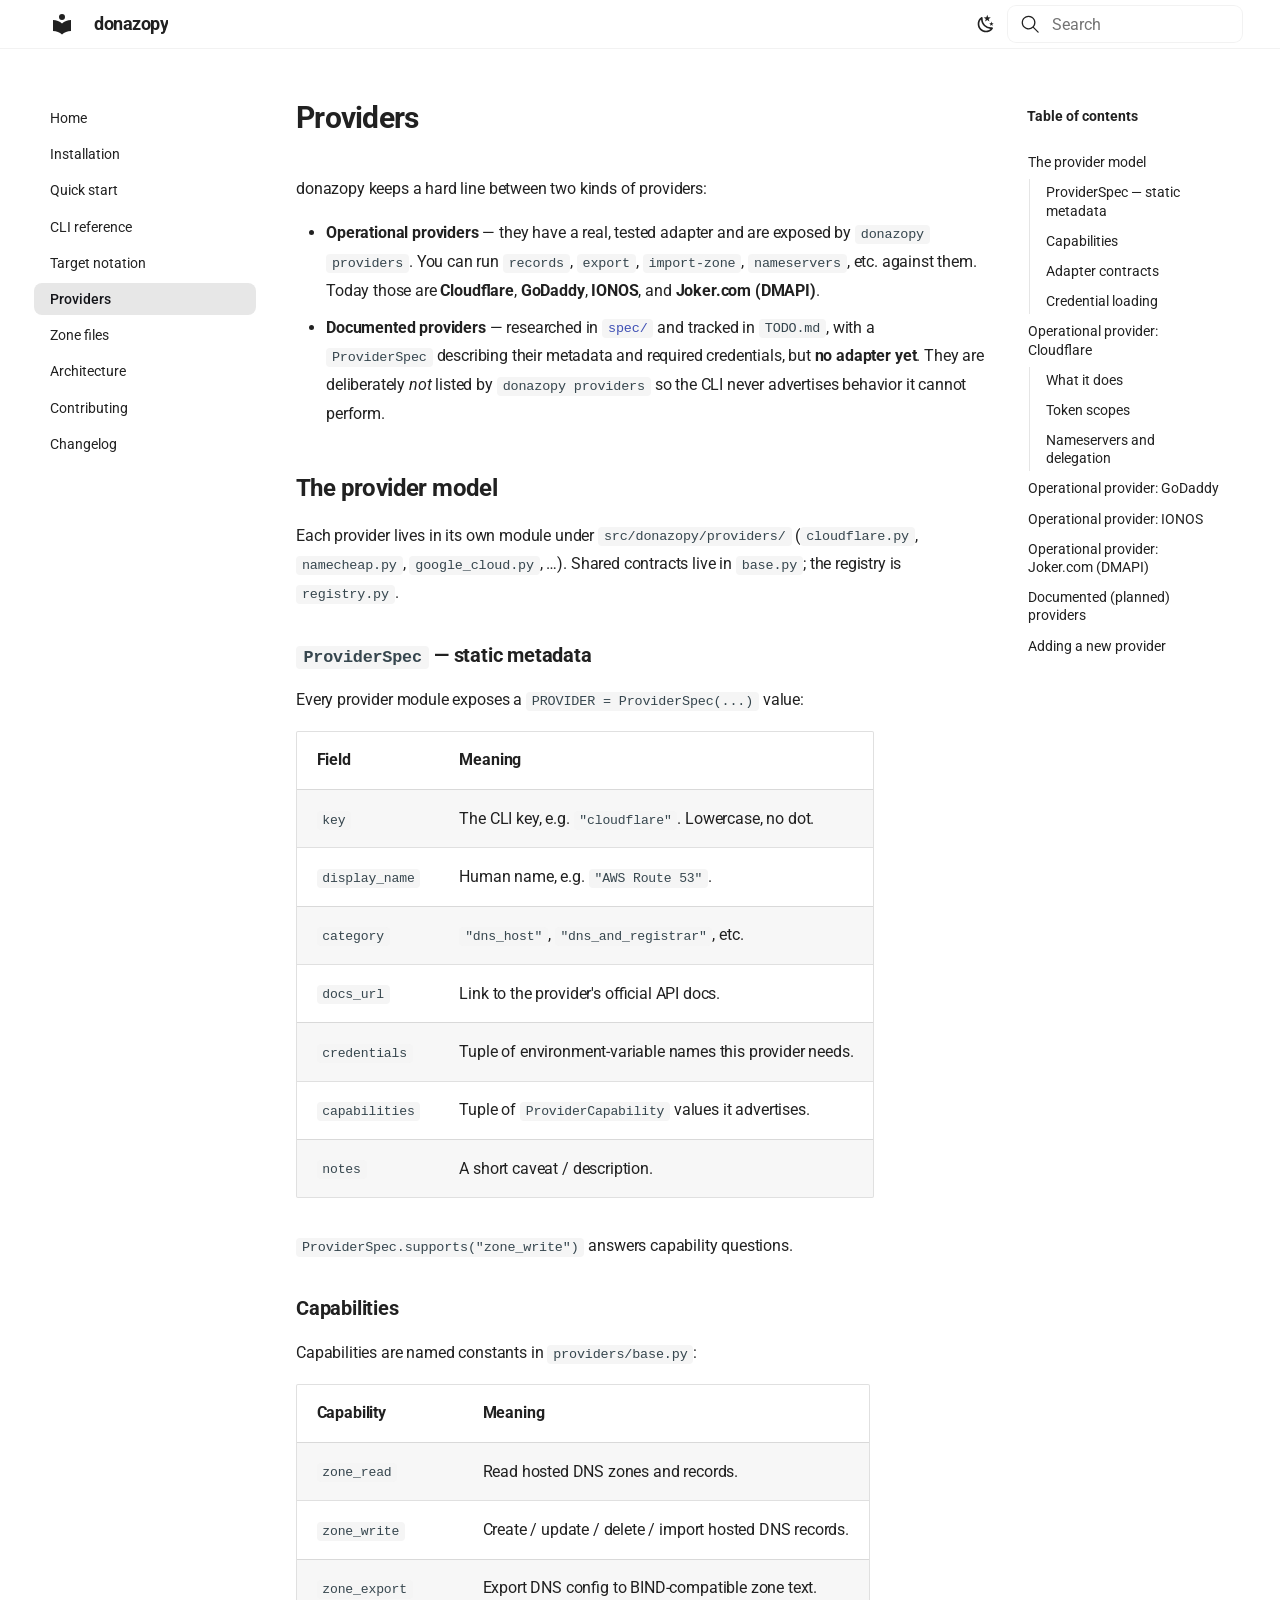
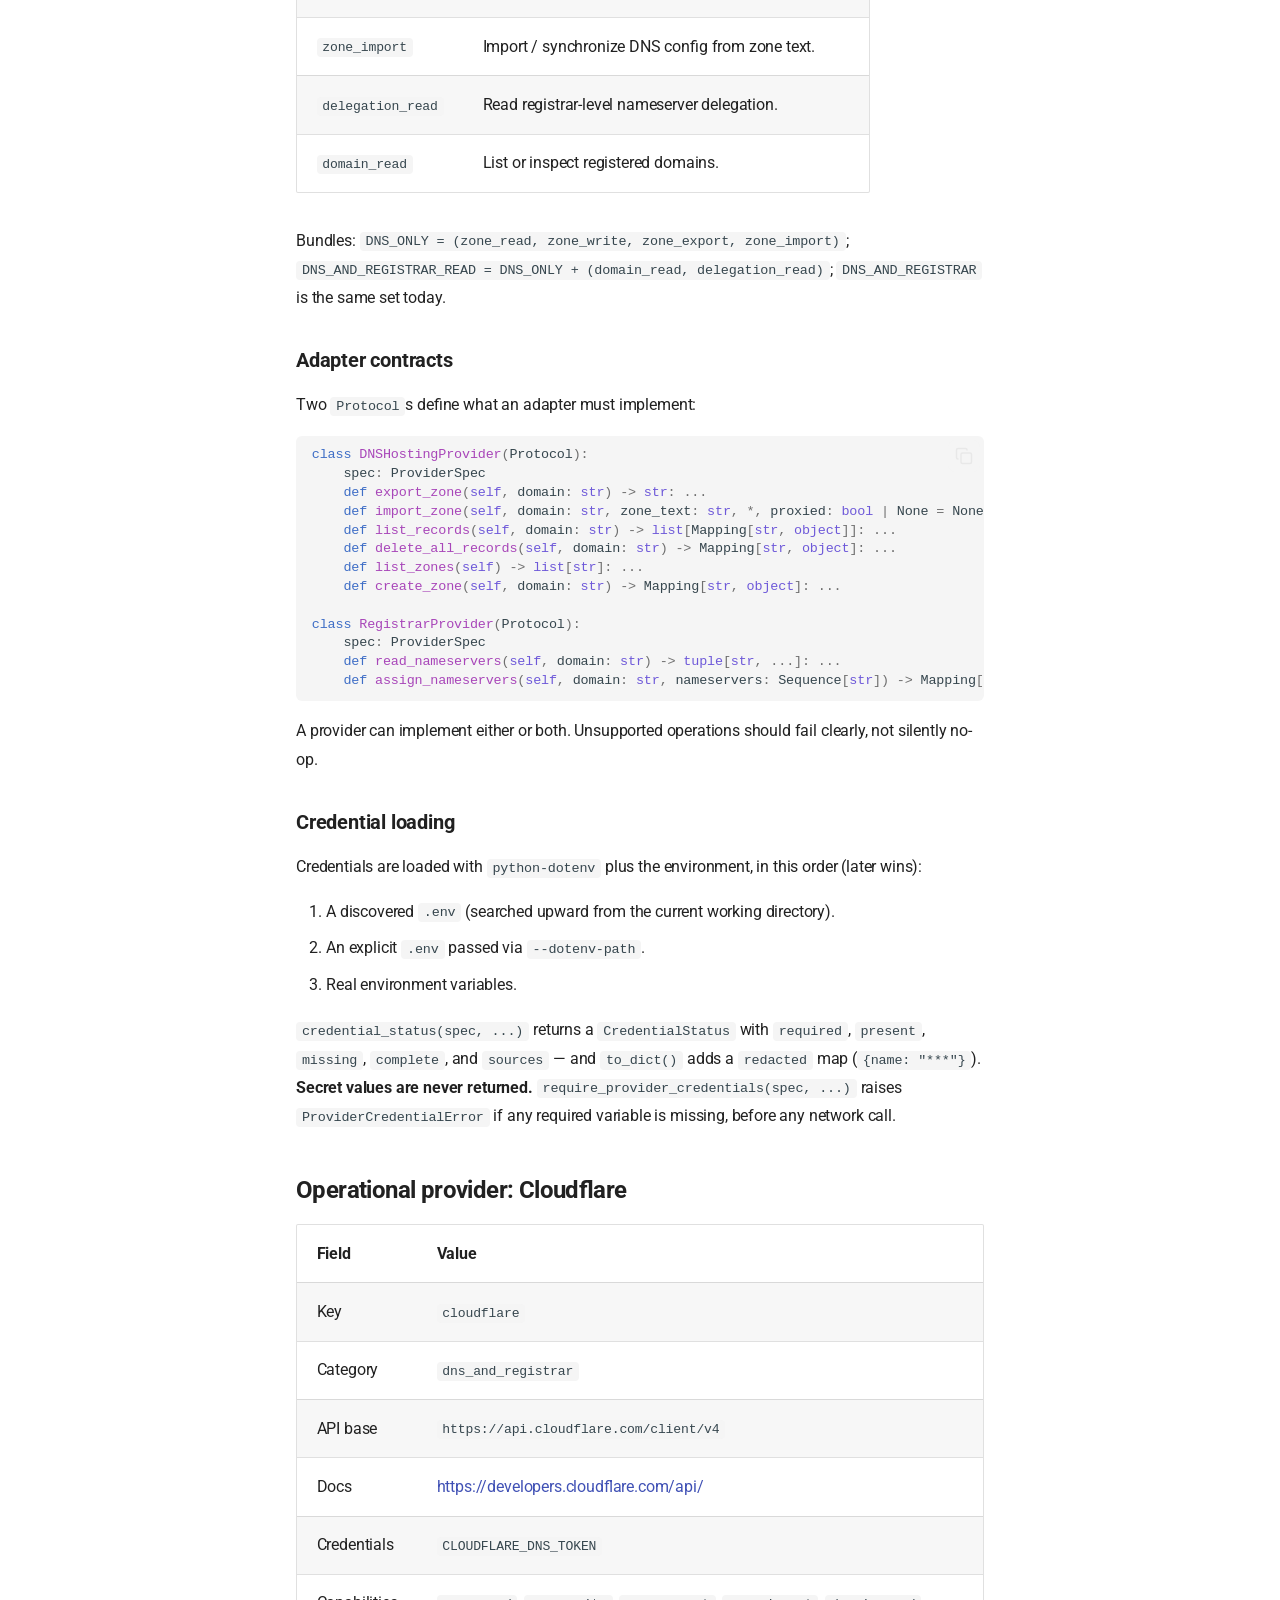
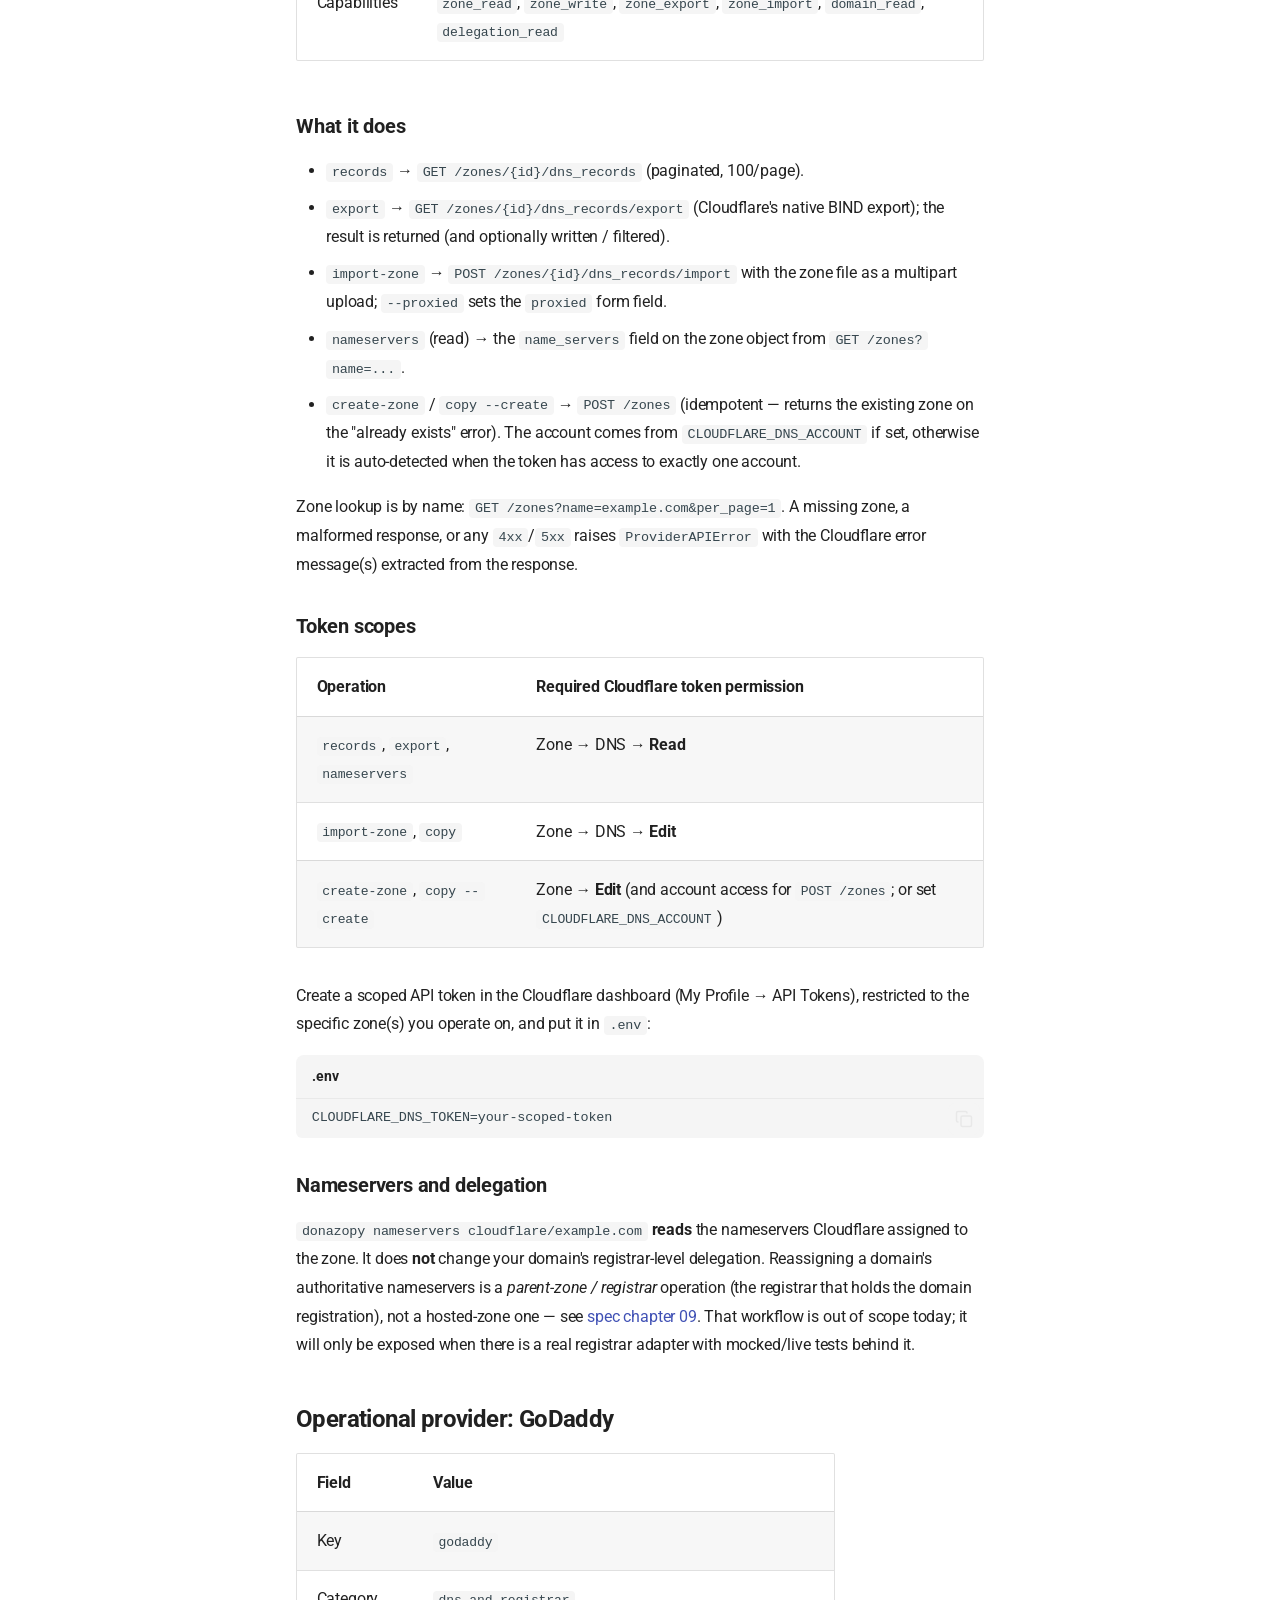
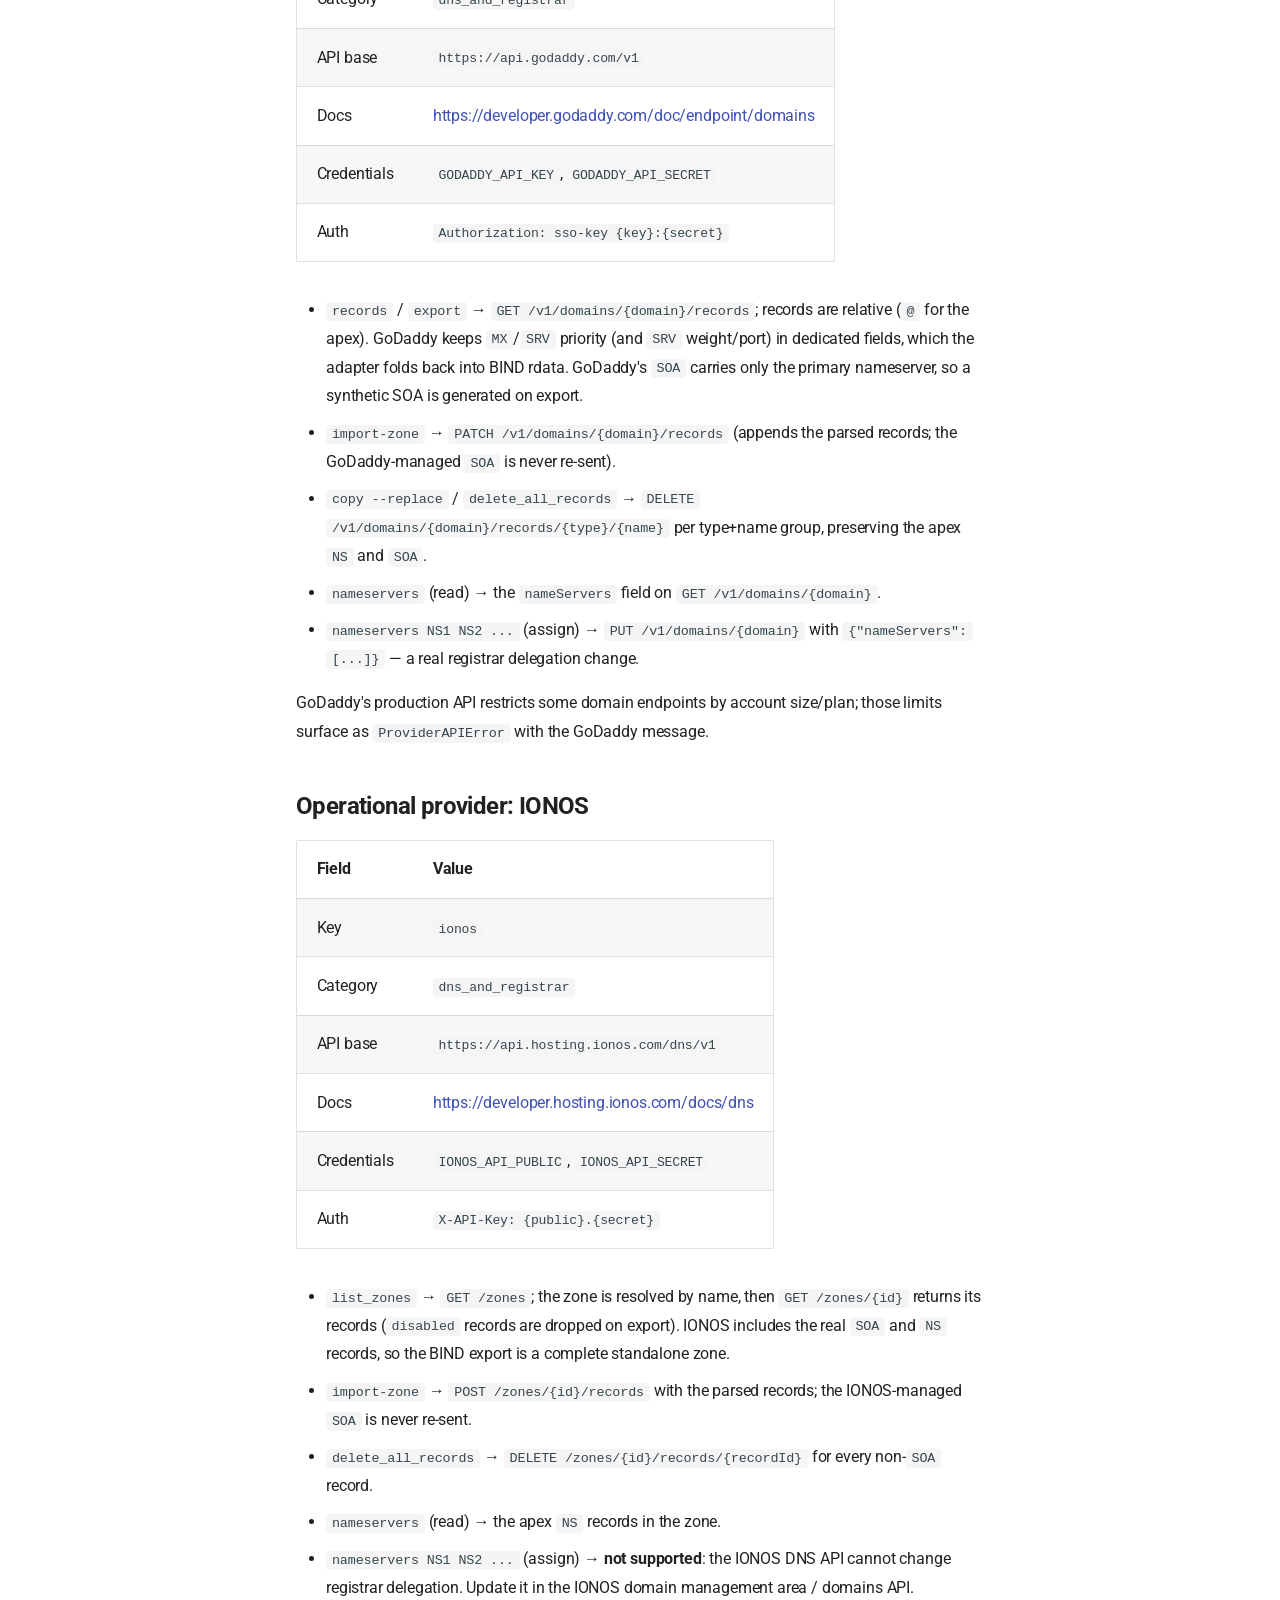
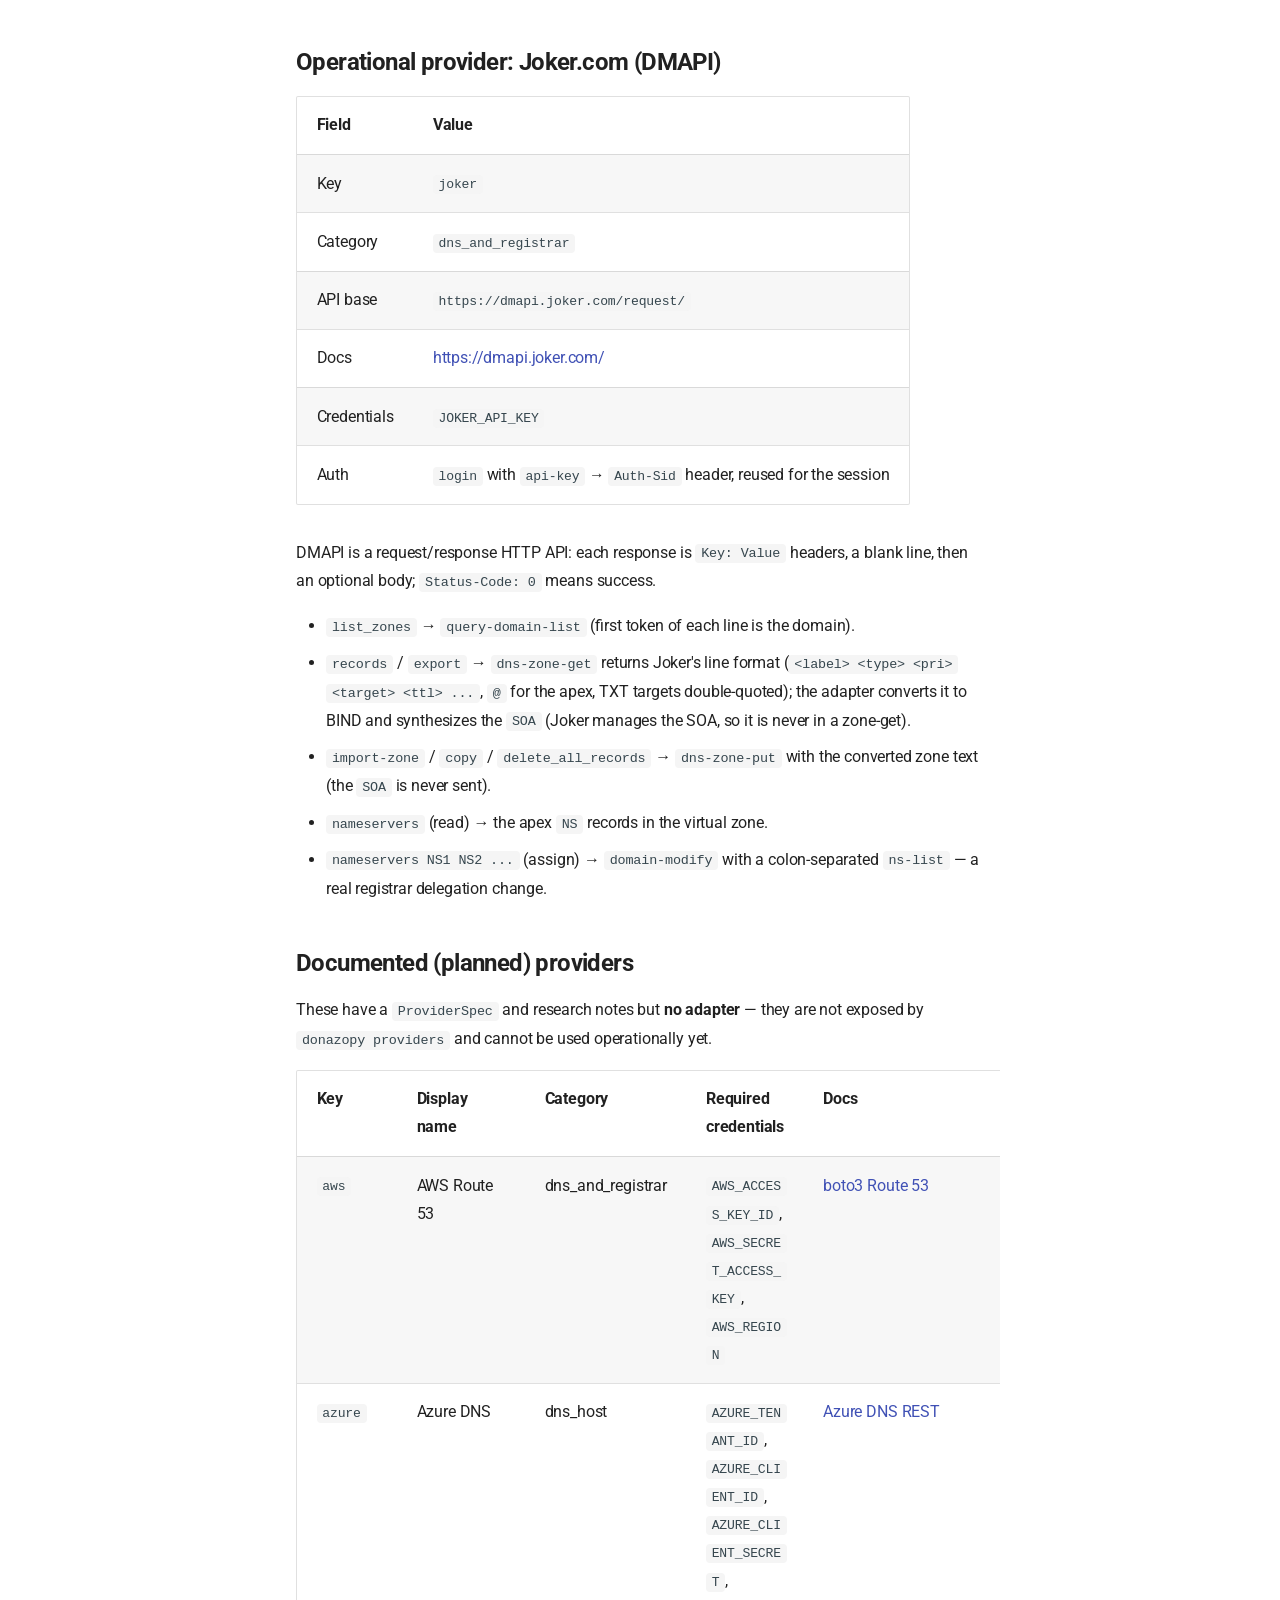
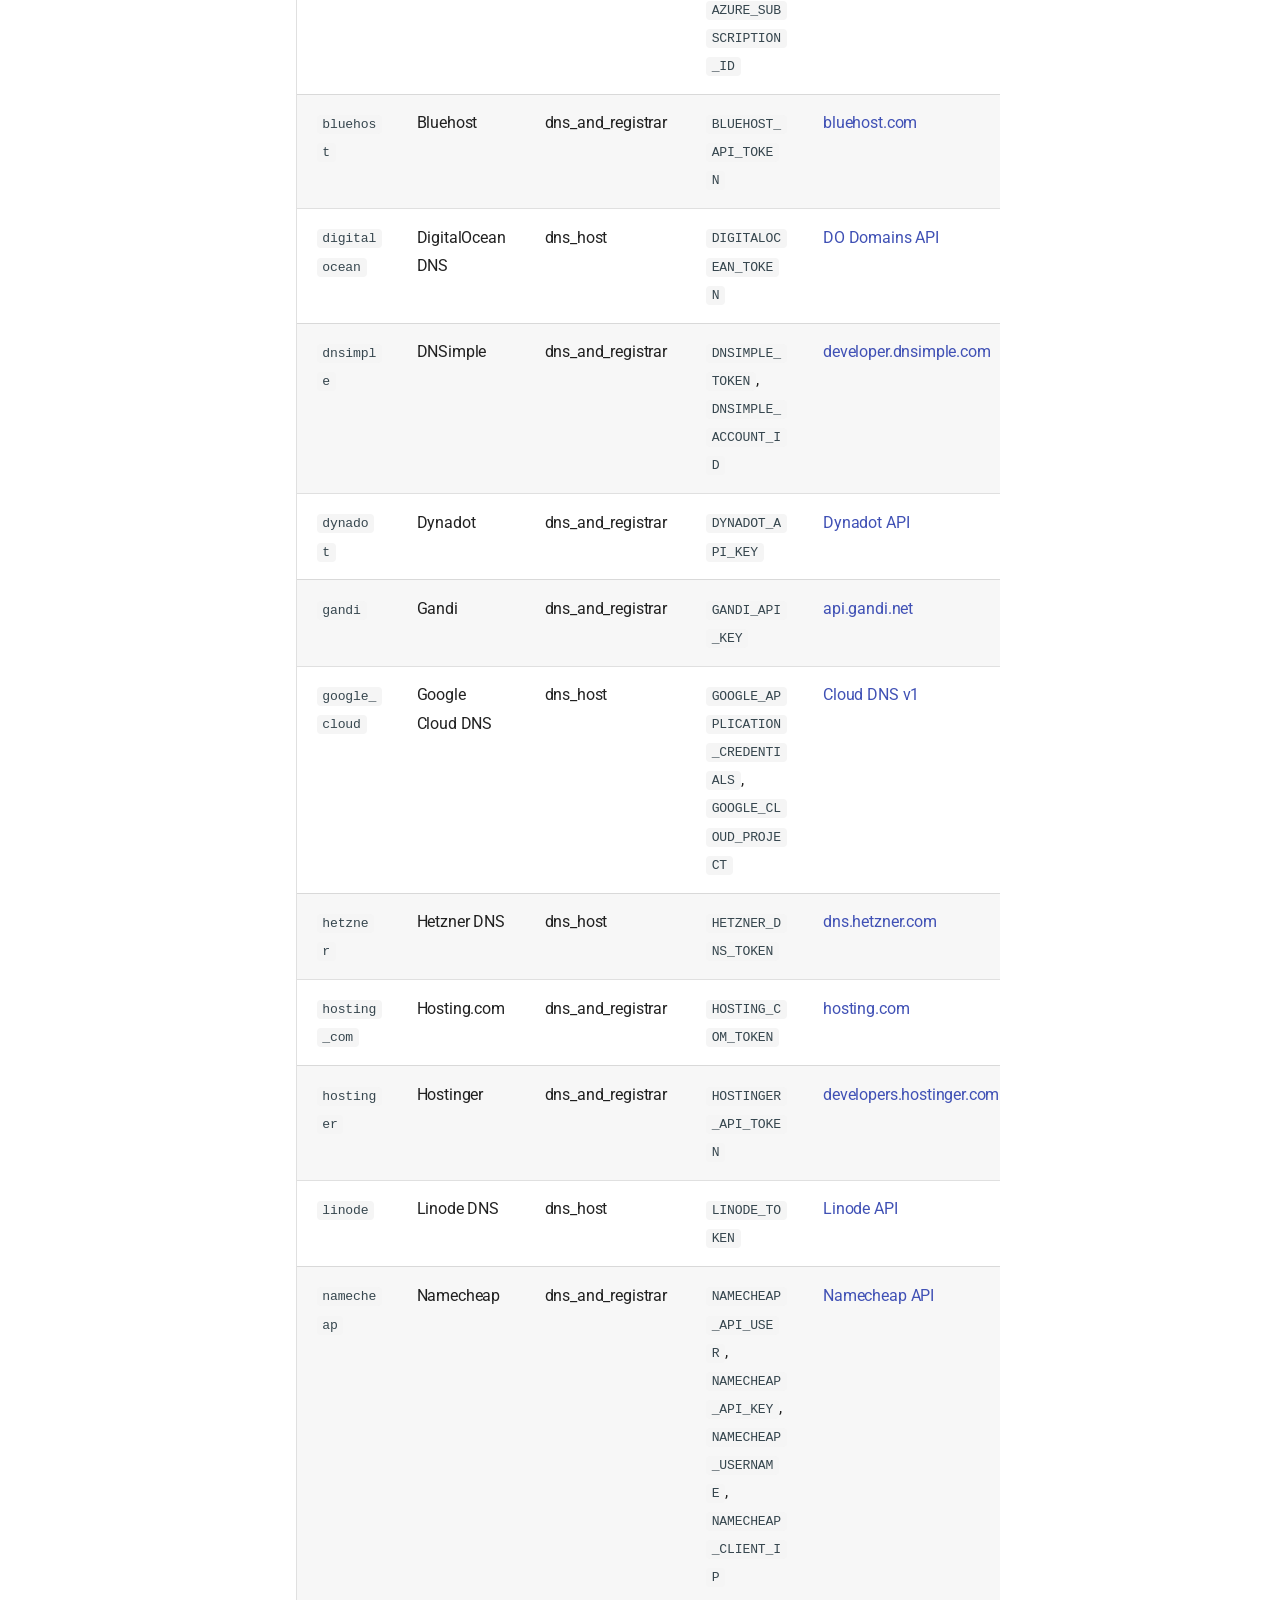
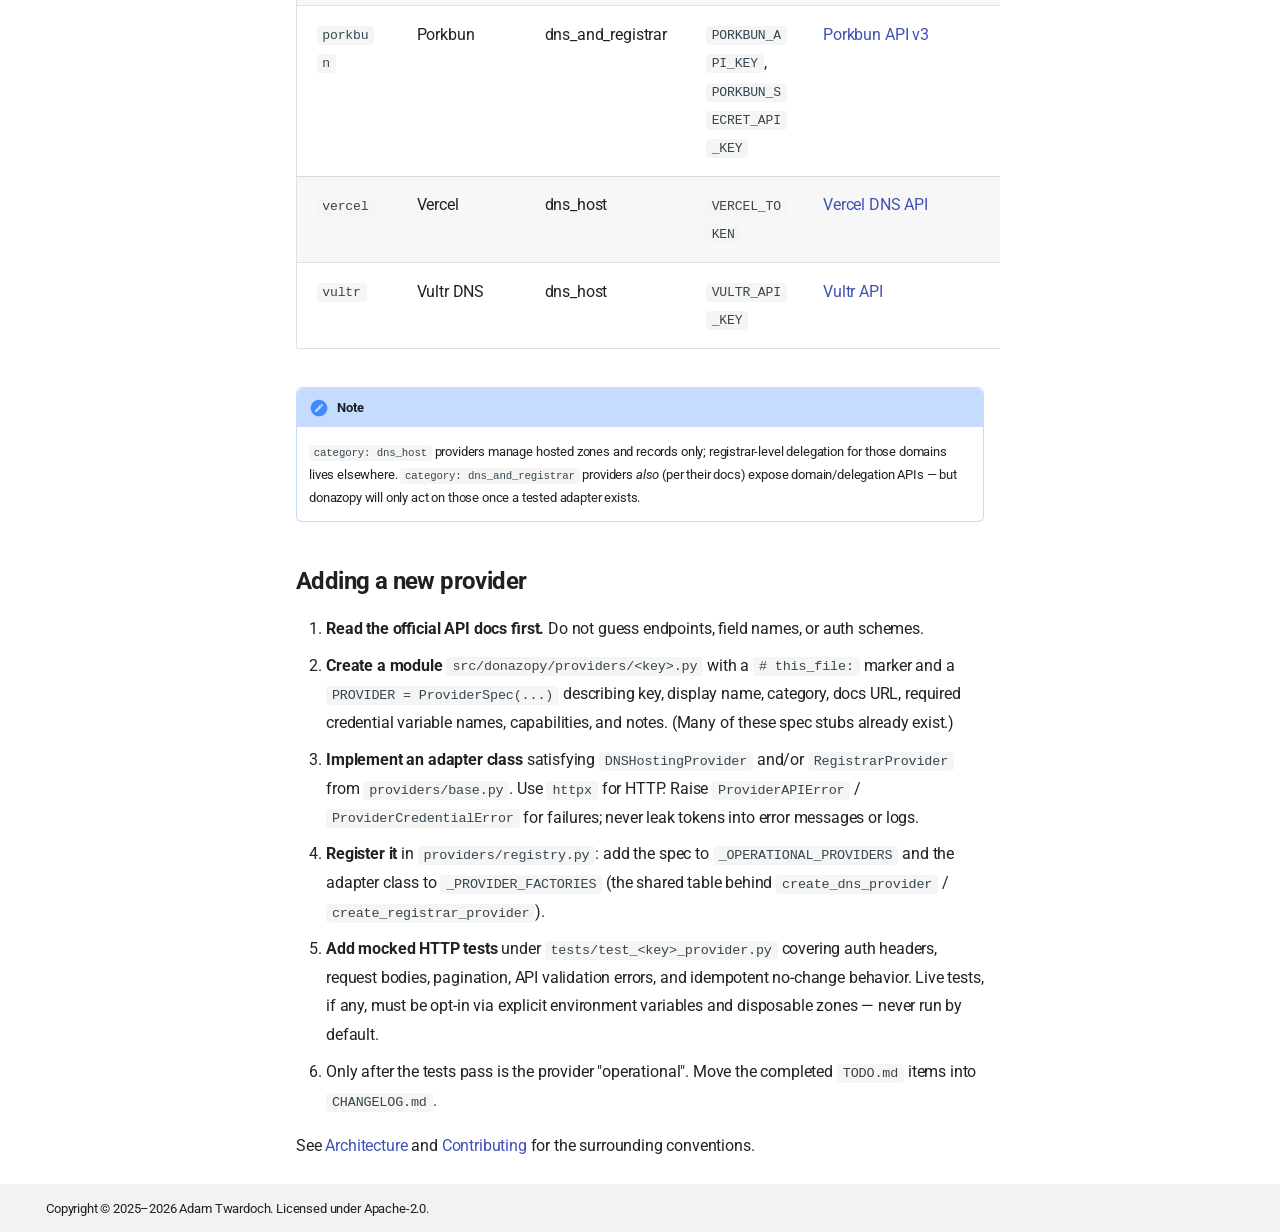
<file: docs/providers/index.html>
<!doctype html>
<html lang="en" class="no-js">
  <head>
    
      <meta charset="utf-8">
      <meta name="viewport" content="width=device-width,initial-scale=1">
      
        <meta name="description" content="A focused Python CLI for local DNS zone-file work and real, tested DNS-provider operations.">
      
      
        <meta name="author" content="Adam Twardoch">
      
      
        <link rel="canonical" href="https://github.com/twardoch/donazopy/providers/">
      
      
        <link rel="prev" href="../targets/">
      
      
        <link rel="next" href="../zonefiles/">
      
      
        
      
      
      
      
        
        
        
          <link rel="icon" href="../assets/images/favicon.png">
        
      
      <meta name="generator" content="mkdocs-1.6.1, mkdocs-materialx-10.1.5">
    
    
      
        <title>Providers - donazopy</title>
      
    
    
      <link rel="stylesheet" href="../assets/stylesheets/main.5cda52a2.min.css">
      
        
        <link rel="stylesheet" href="../assets/stylesheets/palette.d7242098.min.css">
      
    
    

    

    
      
    
    
      
        
        
        <link rel="preconnect" href="https://fonts.gstatic.com" crossorigin>
        <link rel="stylesheet" href="https://fonts.googleapis.com/css?family=Roboto:300,300i,400,400i,700,700i%7CRoboto+Mono:400,400i,700,700i&display=fallback">
        <style>:root{--md-text-font:"Roboto";--md-code-font:"Roboto Mono"}</style>
      
    
    
      <link rel="stylesheet" href="../css/extra.css">
    
    <script>__md_scope=new URL("..",location),__md_hash=e=>[...e].reduce(((e,_)=>(e<<5)-e+_.charCodeAt(0)),0),__md_get=(e,_=localStorage,t=__md_scope)=>JSON.parse(_.getItem(t.pathname+"."+e)),__md_set=(e,_,t=localStorage,a=__md_scope)=>{try{t.setItem(a.pathname+"."+e,JSON.stringify(_))}catch(e){}}</script>
    
      

    
    
  </head>
  
  
  
  
    
    
      
    
    
    
    
    <body dir="ltr" data-md-color-scheme="default" data-md-color-primary="black" data-md-color-accent="indigo" data-mx-topbar="glass">
  
    
    <input class="md-toggle" data-md-toggle="drawer" type="checkbox" id="__drawer" autocomplete="off">
    <input class="md-toggle" data-md-toggle="toc" type="checkbox" id="__toc" autocomplete="off">
    <input class="md-toggle" data-md-toggle="search" type="checkbox" id="__search" autocomplete="off">
    <label class="md-overlay" for="__drawer"></label>
    <label class="md-overlay" for="__toc"></label>
    <div data-md-component="skip">
      
        
        <a href="#providers" class="md-skip">
          Skip to content
        </a>
      
    </div>
    <div data-md-component="announce">
      
    </div>
    
    
      

  

<header class="md-header md-header--shadow" data-md-component="header">
  <nav class="md-header__inner md-grid" aria-label="Header">
    <a href=".." title="donazopy" class="md-header__button md-logo" aria-label="donazopy" data-md-component="logo">
      
  
  <svg xmlns="http://www.w3.org/2000/svg" viewBox="0 0 24 24"><path d="M12 8a3 3 0 0 0 3-3 3 3 0 0 0-3-3 3 3 0 0 0-3 3 3 3 0 0 0 3 3m0 3.54C9.64 9.35 6.5 8 3 8v11c3.5 0 6.64 1.35 9 3.54 2.36-2.19 5.5-3.54 9-3.54V8c-3.5 0-6.64 1.35-9 3.54"/></svg>

    </a>
    <label class="md-header__button md-icon" for="__drawer">
      
      <svg xmlns="http://www.w3.org/2000/svg" viewBox="0 0 24 24"><path d="M3 6h18v2H3zm0 5h18v2H3zm0 5h18v2H3z"/></svg>
    </label>
    <div class="md-header__title" data-md-component="header-title">
      <div class="md-header__ellipsis">
        <div class="md-header__topic">
          <span class="md-ellipsis">
            donazopy
          </span>
        </div>
        <div class="md-header__topic" data-md-component="header-topic">
          <span class="md-ellipsis">
            
              Providers
            
          </span>
        </div>
      </div>
    </div>
    
      
        <form class="md-header__option" data-md-component="palette">
  
    
    
    
    <input class="md-option" data-md-color-media="" data-md-color-scheme="default" data-md-color-primary="black" data-md-color-accent="indigo"  aria-label="Switch to dark mode"  type="radio" name="__palette" id="__palette_0">
    
      <label class="md-header__button md-icon" title="Switch to dark mode" for="__palette_1" hidden>
        <svg xmlns="http://www.w3.org/2000/svg" viewBox="0 0 24 24"><path d="m17.75 4.09-2.53 1.94.91 3.06-2.63-1.81-2.63 1.81.91-3.06-2.53-1.94L12.44 4l1.06-3 1.06 3zm3.5 6.91-1.64 1.25.59 1.98-1.7-1.17-1.7 1.17.59-1.98L15.75 11l2.06-.05L18.5 9l.69 1.95zm-2.28 4.95c.83-.08 1.72 1.1 1.19 1.85-.32.45-.66.87-1.08 1.27C15.17 23 8.84 23 4.94 19.07c-3.91-3.9-3.91-10.24 0-14.14.4-.4.82-.76 1.27-1.08.75-.53 1.93.36 1.85 1.19-.27 2.86.69 5.83 2.89 8.02a9.96 9.96 0 0 0 8.02 2.89m-1.64 2.02a12.08 12.08 0 0 1-7.8-3.47c-2.17-2.19-3.33-5-3.49-7.82-2.81 3.14-2.7 7.96.31 10.98 3.02 3.01 7.84 3.12 10.98.31"/></svg>
      </label>
    
  
    
    
    
    <input class="md-option" data-md-color-media="" data-md-color-scheme="slate" data-md-color-primary="black" data-md-color-accent="indigo"  aria-label="Switch to light mode"  type="radio" name="__palette" id="__palette_1">
    
      <label class="md-header__button md-icon" title="Switch to light mode" for="__palette_0" hidden>
        <svg xmlns="http://www.w3.org/2000/svg" viewBox="0 0 24 24"><path d="M12 7a5 5 0 0 1 5 5 5 5 0 0 1-5 5 5 5 0 0 1-5-5 5 5 0 0 1 5-5m0 2a3 3 0 0 0-3 3 3 3 0 0 0 3 3 3 3 0 0 0 3-3 3 3 0 0 0-3-3m0-7 2.39 3.42C13.65 5.15 12.84 5 12 5s-1.65.15-2.39.42zM3.34 7l4.16-.35A7.2 7.2 0 0 0 5.94 8.5c-.44.74-.69 1.5-.83 2.29zm.02 10 1.76-3.77a7.131 7.131 0 0 0 2.38 4.14zM20.65 7l-1.77 3.79a7.02 7.02 0 0 0-2.38-4.15zm-.01 10-4.14.36c.59-.51 1.12-1.14 1.54-1.86.42-.73.69-1.5.83-2.29zM12 22l-2.41-3.44c.74.27 1.55.44 2.41.44.82 0 1.63-.17 2.37-.44z"/></svg>
      </label>
    
  
</form>
      
    
    
      <script>var palette=__md_get("__palette");if(palette&&palette.color){if("(prefers-color-scheme)"===palette.color.media){var media=matchMedia("(prefers-color-scheme: light)"),input=document.querySelector(media.matches?"[data-md-color-media='(prefers-color-scheme: light)']":"[data-md-color-media='(prefers-color-scheme: dark)']");palette.color.media=input.getAttribute("data-md-color-media"),palette.color.scheme=input.getAttribute("data-md-color-scheme"),palette.color.primary=input.getAttribute("data-md-color-primary"),palette.color.accent=input.getAttribute("data-md-color-accent")}for(var[key,value]of Object.entries(palette.color))document.body.setAttribute("data-md-color-"+key,value)}</script>
    
    
    
      
      
        <label class="md-header__button md-icon" for="__search">
          
          <svg xmlns="http://www.w3.org/2000/svg" viewBox="0 0 24 24"><path d="M10.25 2a8.25 8.25 0 0 1 6.34 13.53l5.69 5.69a.749.749 0 0 1-.326 1.275.75.75 0 0 1-.734-.215l-5.69-5.69A8.25 8.25 0 1 1 10.25 2M3.5 10.25a6.75 6.75 0 1 0 13.5 0 6.75 6.75 0 0 0-13.5 0"/></svg>
        </label>
        <div class="md-search" data-md-component="search" role="dialog">
  <label class="md-search__overlay" for="__search"></label>
  <div class="md-search__inner" role="search">
    <form class="md-search__form" name="search">
      <input type="text" class="md-search__input" name="query" aria-label="Search" placeholder="Search" autocapitalize="off" autocorrect="off" autocomplete="off" spellcheck="false" data-md-component="search-query" required>
      <label class="md-search__icon md-icon" for="__search">
        
        <svg xmlns="http://www.w3.org/2000/svg" viewBox="0 0 24 24"><path d="M10.25 2a8.25 8.25 0 0 1 6.34 13.53l5.69 5.69a.749.749 0 0 1-.326 1.275.75.75 0 0 1-.734-.215l-5.69-5.69A8.25 8.25 0 1 1 10.25 2M3.5 10.25a6.75 6.75 0 1 0 13.5 0 6.75 6.75 0 0 0-13.5 0"/></svg>
        
        <svg xmlns="http://www.w3.org/2000/svg" viewBox="0 0 24 24"><path d="M20 11v2H8l5.5 5.5-1.42 1.42L4.16 12l7.92-7.92L13.5 5.5 8 11z"/></svg>
      </label>
      <nav class="md-search__options" aria-label="Search">
        
        <button type="reset" class="md-search__icon md-icon" title="Clear" aria-label="Clear" tabindex="-1">
          
          <svg xmlns="http://www.w3.org/2000/svg" viewBox="0 0 24 24"><path d="M19 6.41 17.59 5 12 10.59 6.41 5 5 6.41 10.59 12 5 17.59 6.41 19 12 13.41 17.59 19 19 17.59 13.41 12z"/></svg>
        </button>
      </nav>
      
    </form>
    <div class="md-search__output">
      <div class="md-search__scrollwrap" tabindex="0">
        <div class="md-search-result" data-md-component="search-result">
          <div class="md-search-result__meta">
            Initializing search
          </div>
          <ol class="md-search-result__list" role="presentation"></ol>
        </div>
      </div>
    </div>
  </div>
</div>
      
    
    
  </nav>
  
</header>
    
    <div class="md-container" data-md-component="container">
      
      
        
          
        
      
      <main class="md-main" data-md-component="main">
        <div class="md-main__inner md-grid">
          
            
              
              <div class="md-sidebar md-sidebar--primary" data-md-component="sidebar" data-md-type="navigation" >
                <div class="md-sidebar__scrollwrap">
                  <div class="md-sidebar__inner">
                    



<nav class="md-nav md-nav--primary" aria-label="Navigation" data-md-level="0">
  <label class="md-nav__title" for="__drawer">
    <a href=".." title="donazopy" class="md-nav__button md-logo" aria-label="donazopy" data-md-component="logo">
      
  
  <svg xmlns="http://www.w3.org/2000/svg" viewBox="0 0 24 24"><path d="M12 8a3 3 0 0 0 3-3 3 3 0 0 0-3-3 3 3 0 0 0-3 3 3 3 0 0 0 3 3m0 3.54C9.64 9.35 6.5 8 3 8v11c3.5 0 6.64 1.35 9 3.54 2.36-2.19 5.5-3.54 9-3.54V8c-3.5 0-6.64 1.35-9 3.54"/></svg>

    </a>
    donazopy
  </label>
  
  <ul class="md-nav__list">
    
      
      
  
  
  
  
    <li class="md-nav__item">
      <a href=".." class="md-nav__link">
        
  
  
  <span class="md-ellipsis">
    
  
    Home
  

    
  </span>
  
  

      </a>
    </li>
  

    
      
      
  
  
  
  
    <li class="md-nav__item">
      <a href="../installation/" class="md-nav__link">
        
  
  
  <span class="md-ellipsis">
    
  
    Installation
  

    
  </span>
  
  

      </a>
    </li>
  

    
      
      
  
  
  
  
    <li class="md-nav__item">
      <a href="../quickstart/" class="md-nav__link">
        
  
  
  <span class="md-ellipsis">
    
  
    Quick start
  

    
  </span>
  
  

      </a>
    </li>
  

    
      
      
  
  
  
  
    <li class="md-nav__item">
      <a href="../cli/" class="md-nav__link">
        
  
  
  <span class="md-ellipsis">
    
  
    CLI reference
  

    
  </span>
  
  

      </a>
    </li>
  

    
      
      
  
  
  
  
    <li class="md-nav__item">
      <a href="../targets/" class="md-nav__link">
        
  
  
  <span class="md-ellipsis">
    
  
    Target notation
  

    
  </span>
  
  

      </a>
    </li>
  

    
      
      
  
  
    
  
  
  
    <li class="md-nav__item md-nav__item--active">
      
      <input class="md-nav__toggle md-toggle" type="checkbox" id="__toc">
      
      
        
      
      
        <label class="md-nav__link md-nav__link--active" for="__toc">
          
  
  
  <span class="md-ellipsis">
    
  
    Providers
  

    
  </span>
  
  

          <span class="md-nav__icon md-icon"></span>
        </label>
      
      <a href="./" class="md-nav__link md-nav__link--active">
        
  
  
  <span class="md-ellipsis">
    
  
    Providers
  

    
  </span>
  
  

      </a>
      
        

<nav class="md-nav md-nav--secondary" aria-label="Table of contents">
  
  
  
    
  
  
    <label class="md-nav__title" for="__toc">
      <span class="md-nav__icon md-icon"></span>
      Table of contents
    </label>
    <ul class="md-nav__list" data-md-component="toc">
      
        <li class="md-nav__item">
  <a href="#the-provider-model" class="md-nav__link">
    <span class="md-ellipsis">
      
        The provider model
      
    </span>
  </a>
  
    <nav class="md-nav" aria-label="The provider model">
      <ul class="md-nav__list">
        
          <li class="md-nav__item">
  <a href="#providerspec-static-metadata" class="md-nav__link">
    <span class="md-ellipsis">
      
        ProviderSpec — static metadata
      
    </span>
  </a>
  
</li>
        
          <li class="md-nav__item">
  <a href="#capabilities" class="md-nav__link">
    <span class="md-ellipsis">
      
        Capabilities
      
    </span>
  </a>
  
</li>
        
          <li class="md-nav__item">
  <a href="#adapter-contracts" class="md-nav__link">
    <span class="md-ellipsis">
      
        Adapter contracts
      
    </span>
  </a>
  
</li>
        
          <li class="md-nav__item">
  <a href="#credential-loading" class="md-nav__link">
    <span class="md-ellipsis">
      
        Credential loading
      
    </span>
  </a>
  
</li>
        
      </ul>
    </nav>
  
</li>
      
        <li class="md-nav__item">
  <a href="#operational-provider-cloudflare" class="md-nav__link">
    <span class="md-ellipsis">
      
        Operational provider: Cloudflare
      
    </span>
  </a>
  
    <nav class="md-nav" aria-label="Operational provider: Cloudflare">
      <ul class="md-nav__list">
        
          <li class="md-nav__item">
  <a href="#what-it-does" class="md-nav__link">
    <span class="md-ellipsis">
      
        What it does
      
    </span>
  </a>
  
</li>
        
          <li class="md-nav__item">
  <a href="#token-scopes" class="md-nav__link">
    <span class="md-ellipsis">
      
        Token scopes
      
    </span>
  </a>
  
</li>
        
          <li class="md-nav__item">
  <a href="#nameservers-and-delegation" class="md-nav__link">
    <span class="md-ellipsis">
      
        Nameservers and delegation
      
    </span>
  </a>
  
</li>
        
      </ul>
    </nav>
  
</li>
      
        <li class="md-nav__item">
  <a href="#operational-provider-godaddy" class="md-nav__link">
    <span class="md-ellipsis">
      
        Operational provider: GoDaddy
      
    </span>
  </a>
  
</li>
      
        <li class="md-nav__item">
  <a href="#operational-provider-ionos" class="md-nav__link">
    <span class="md-ellipsis">
      
        Operational provider: IONOS
      
    </span>
  </a>
  
</li>
      
        <li class="md-nav__item">
  <a href="#operational-provider-jokercom-dmapi" class="md-nav__link">
    <span class="md-ellipsis">
      
        Operational provider: Joker.com (DMAPI)
      
    </span>
  </a>
  
</li>
      
        <li class="md-nav__item">
  <a href="#documented-planned-providers" class="md-nav__link">
    <span class="md-ellipsis">
      
        Documented (planned) providers
      
    </span>
  </a>
  
</li>
      
        <li class="md-nav__item">
  <a href="#adding-a-new-provider" class="md-nav__link">
    <span class="md-ellipsis">
      
        Adding a new provider
      
    </span>
  </a>
  
</li>
      
    </ul>
  
</nav>
      
    </li>
  

    
      
      
  
  
  
  
    <li class="md-nav__item">
      <a href="../zonefiles/" class="md-nav__link">
        
  
  
  <span class="md-ellipsis">
    
  
    Zone files
  

    
  </span>
  
  

      </a>
    </li>
  

    
      
      
  
  
  
  
    <li class="md-nav__item">
      <a href="../architecture/" class="md-nav__link">
        
  
  
  <span class="md-ellipsis">
    
  
    Architecture
  

    
  </span>
  
  

      </a>
    </li>
  

    
      
      
  
  
  
  
    <li class="md-nav__item">
      <a href="../contributing/" class="md-nav__link">
        
  
  
  <span class="md-ellipsis">
    
  
    Contributing
  

    
  </span>
  
  

      </a>
    </li>
  

    
      
      
  
  
  
  
    <li class="md-nav__item">
      <a href="../changelog/" class="md-nav__link">
        
  
  
  <span class="md-ellipsis">
    
  
    Changelog
  

    
  </span>
  
  

      </a>
    </li>
  

    
  </ul>
</nav>
                  </div>
                </div>
              </div>
            
            
              
              <div class="md-sidebar md-sidebar--secondary" data-md-component="sidebar" data-md-type="toc" >
                <div class="md-sidebar__scrollwrap">
                  <div class="md-sidebar__inner">
                    

<nav class="md-nav md-nav--secondary" aria-label="Table of contents">
  
  
  
    
  
  
    <label class="md-nav__title" for="__toc">
      <span class="md-nav__icon md-icon"></span>
      Table of contents
    </label>
    <ul class="md-nav__list" data-md-component="toc">
      
        <li class="md-nav__item">
  <a href="#the-provider-model" class="md-nav__link">
    <span class="md-ellipsis">
      
        The provider model
      
    </span>
  </a>
  
    <nav class="md-nav" aria-label="The provider model">
      <ul class="md-nav__list">
        
          <li class="md-nav__item">
  <a href="#providerspec-static-metadata" class="md-nav__link">
    <span class="md-ellipsis">
      
        ProviderSpec — static metadata
      
    </span>
  </a>
  
</li>
        
          <li class="md-nav__item">
  <a href="#capabilities" class="md-nav__link">
    <span class="md-ellipsis">
      
        Capabilities
      
    </span>
  </a>
  
</li>
        
          <li class="md-nav__item">
  <a href="#adapter-contracts" class="md-nav__link">
    <span class="md-ellipsis">
      
        Adapter contracts
      
    </span>
  </a>
  
</li>
        
          <li class="md-nav__item">
  <a href="#credential-loading" class="md-nav__link">
    <span class="md-ellipsis">
      
        Credential loading
      
    </span>
  </a>
  
</li>
        
      </ul>
    </nav>
  
</li>
      
        <li class="md-nav__item">
  <a href="#operational-provider-cloudflare" class="md-nav__link">
    <span class="md-ellipsis">
      
        Operational provider: Cloudflare
      
    </span>
  </a>
  
    <nav class="md-nav" aria-label="Operational provider: Cloudflare">
      <ul class="md-nav__list">
        
          <li class="md-nav__item">
  <a href="#what-it-does" class="md-nav__link">
    <span class="md-ellipsis">
      
        What it does
      
    </span>
  </a>
  
</li>
        
          <li class="md-nav__item">
  <a href="#token-scopes" class="md-nav__link">
    <span class="md-ellipsis">
      
        Token scopes
      
    </span>
  </a>
  
</li>
        
          <li class="md-nav__item">
  <a href="#nameservers-and-delegation" class="md-nav__link">
    <span class="md-ellipsis">
      
        Nameservers and delegation
      
    </span>
  </a>
  
</li>
        
      </ul>
    </nav>
  
</li>
      
        <li class="md-nav__item">
  <a href="#operational-provider-godaddy" class="md-nav__link">
    <span class="md-ellipsis">
      
        Operational provider: GoDaddy
      
    </span>
  </a>
  
</li>
      
        <li class="md-nav__item">
  <a href="#operational-provider-ionos" class="md-nav__link">
    <span class="md-ellipsis">
      
        Operational provider: IONOS
      
    </span>
  </a>
  
</li>
      
        <li class="md-nav__item">
  <a href="#operational-provider-jokercom-dmapi" class="md-nav__link">
    <span class="md-ellipsis">
      
        Operational provider: Joker.com (DMAPI)
      
    </span>
  </a>
  
</li>
      
        <li class="md-nav__item">
  <a href="#documented-planned-providers" class="md-nav__link">
    <span class="md-ellipsis">
      
        Documented (planned) providers
      
    </span>
  </a>
  
</li>
      
        <li class="md-nav__item">
  <a href="#adding-a-new-provider" class="md-nav__link">
    <span class="md-ellipsis">
      
        Adding a new provider
      
    </span>
  </a>
  
</li>
      
    </ul>
  
</nav>
                  </div>
                </div>
              </div>
            
          
          
            <div class="md-content" data-md-component="content">
              
              <article class="md-content__inner md-typeset">
                
                  

<h1 id="providers">Providers<a class="headerlink" href="#providers" title="Permanent link">&para;</a></h1>
<p>donazopy keeps a hard line between two kinds of providers:</p>
<ul>
<li><strong>Operational providers</strong> — they have a real, tested adapter and are exposed
  by <code>donazopy providers</code>. You can run <code>records</code>, <code>export</code>, <code>import-zone</code>,
  <code>nameservers</code>, etc. against them. Today those are <strong>Cloudflare</strong>, <strong>GoDaddy</strong>,
  <strong>IONOS</strong>, and <strong>Joker.com (DMAPI)</strong>.</li>
<li><strong>Documented providers</strong> — researched in <a href="../architecture/#specification-chapters"><code>spec/</code></a>
  and tracked in <code>TODO.md</code>, with a <code>ProviderSpec</code> describing their metadata and
  required credentials, but <strong>no adapter yet</strong>. They are deliberately <em>not</em>
  listed by <code>donazopy providers</code> so the CLI never advertises behavior it cannot
  perform.</li>
</ul>
<h2 id="the-provider-model">The provider model<a class="headerlink" href="#the-provider-model" title="Permanent link">&para;</a></h2>
<p>Each provider lives in its own module under <code>src/donazopy/providers/</code>
(<code>cloudflare.py</code>, <code>namecheap.py</code>, <code>google_cloud.py</code>, …). Shared contracts live
in <code>base.py</code>; the registry is <code>registry.py</code>.</p>
<h3 id="providerspec-static-metadata"><code>ProviderSpec</code> — static metadata<a class="headerlink" href="#providerspec-static-metadata" title="Permanent link">&para;</a></h3>
<p>Every provider module exposes a <code>PROVIDER = ProviderSpec(...)</code> value:</p>
<table>
<thead>
<tr>
<th>Field</th>
<th>Meaning</th>
</tr>
</thead>
<tbody>
<tr>
<td><code>key</code></td>
<td>The CLI key, e.g. <code>"cloudflare"</code>. Lowercase, no dot.</td>
</tr>
<tr>
<td><code>display_name</code></td>
<td>Human name, e.g. <code>"AWS Route 53"</code>.</td>
</tr>
<tr>
<td><code>category</code></td>
<td><code>"dns_host"</code>, <code>"dns_and_registrar"</code>, etc.</td>
</tr>
<tr>
<td><code>docs_url</code></td>
<td>Link to the provider's official API docs.</td>
</tr>
<tr>
<td><code>credentials</code></td>
<td>Tuple of environment-variable names this provider needs.</td>
</tr>
<tr>
<td><code>capabilities</code></td>
<td>Tuple of <code>ProviderCapability</code> values it advertises.</td>
</tr>
<tr>
<td><code>notes</code></td>
<td>A short caveat / description.</td>
</tr>
</tbody>
</table>
<p><code>ProviderSpec.supports("zone_write")</code> answers capability questions.</p>
<h3 id="capabilities">Capabilities<a class="headerlink" href="#capabilities" title="Permanent link">&para;</a></h3>
<p>Capabilities are named constants in <code>providers/base.py</code>:</p>
<table>
<thead>
<tr>
<th>Capability</th>
<th>Meaning</th>
</tr>
</thead>
<tbody>
<tr>
<td><code>zone_read</code></td>
<td>Read hosted DNS zones and records.</td>
</tr>
<tr>
<td><code>zone_write</code></td>
<td>Create / update / delete / import hosted DNS records.</td>
</tr>
<tr>
<td><code>zone_export</code></td>
<td>Export DNS config to BIND-compatible zone text.</td>
</tr>
<tr>
<td><code>zone_import</code></td>
<td>Import / synchronize DNS config from zone text.</td>
</tr>
<tr>
<td><code>delegation_read</code></td>
<td>Read registrar-level nameserver delegation.</td>
</tr>
<tr>
<td><code>domain_read</code></td>
<td>List or inspect registered domains.</td>
</tr>
</tbody>
</table>
<p>Bundles: <code>DNS_ONLY = (zone_read, zone_write, zone_export, zone_import)</code>;
<code>DNS_AND_REGISTRAR_READ = DNS_ONLY + (domain_read, delegation_read)</code>;
<code>DNS_AND_REGISTRAR</code> is the same set today.</p>
<h3 id="adapter-contracts">Adapter contracts<a class="headerlink" href="#adapter-contracts" title="Permanent link">&para;</a></h3>
<p>Two <code>Protocol</code>s define what an adapter must implement:</p>
<div class="language-python highlight"><pre><span></span><code><span id="__span-0-1"><a id="__codelineno-0-1" name="__codelineno-0-1" href="#__codelineno-0-1"></a><span class="k">class</span><span class="w"> </span><span class="nc">DNSHostingProvider</span><span class="p">(</span><span class="n">Protocol</span><span class="p">):</span>
</span><span id="__span-0-2"><a id="__codelineno-0-2" name="__codelineno-0-2" href="#__codelineno-0-2"></a>    <span class="n">spec</span><span class="p">:</span> <span class="n">ProviderSpec</span>
</span><span id="__span-0-3"><a id="__codelineno-0-3" name="__codelineno-0-3" href="#__codelineno-0-3"></a>    <span class="k">def</span><span class="w"> </span><span class="nf">export_zone</span><span class="p">(</span><span class="bp">self</span><span class="p">,</span> <span class="n">domain</span><span class="p">:</span> <span class="nb">str</span><span class="p">)</span> <span class="o">-&gt;</span> <span class="nb">str</span><span class="p">:</span> <span class="o">...</span>
</span><span id="__span-0-4"><a id="__codelineno-0-4" name="__codelineno-0-4" href="#__codelineno-0-4"></a>    <span class="k">def</span><span class="w"> </span><span class="nf">import_zone</span><span class="p">(</span><span class="bp">self</span><span class="p">,</span> <span class="n">domain</span><span class="p">:</span> <span class="nb">str</span><span class="p">,</span> <span class="n">zone_text</span><span class="p">:</span> <span class="nb">str</span><span class="p">,</span> <span class="o">*</span><span class="p">,</span> <span class="n">proxied</span><span class="p">:</span> <span class="nb">bool</span> <span class="o">|</span> <span class="kc">None</span> <span class="o">=</span> <span class="kc">None</span><span class="p">)</span> <span class="o">-&gt;</span> <span class="n">Mapping</span><span class="p">[</span><span class="nb">str</span><span class="p">,</span> <span class="nb">object</span><span class="p">]:</span> <span class="o">...</span>
</span><span id="__span-0-5"><a id="__codelineno-0-5" name="__codelineno-0-5" href="#__codelineno-0-5"></a>    <span class="k">def</span><span class="w"> </span><span class="nf">list_records</span><span class="p">(</span><span class="bp">self</span><span class="p">,</span> <span class="n">domain</span><span class="p">:</span> <span class="nb">str</span><span class="p">)</span> <span class="o">-&gt;</span> <span class="nb">list</span><span class="p">[</span><span class="n">Mapping</span><span class="p">[</span><span class="nb">str</span><span class="p">,</span> <span class="nb">object</span><span class="p">]]:</span> <span class="o">...</span>
</span><span id="__span-0-6"><a id="__codelineno-0-6" name="__codelineno-0-6" href="#__codelineno-0-6"></a>    <span class="k">def</span><span class="w"> </span><span class="nf">delete_all_records</span><span class="p">(</span><span class="bp">self</span><span class="p">,</span> <span class="n">domain</span><span class="p">:</span> <span class="nb">str</span><span class="p">)</span> <span class="o">-&gt;</span> <span class="n">Mapping</span><span class="p">[</span><span class="nb">str</span><span class="p">,</span> <span class="nb">object</span><span class="p">]:</span> <span class="o">...</span>
</span><span id="__span-0-7"><a id="__codelineno-0-7" name="__codelineno-0-7" href="#__codelineno-0-7"></a>    <span class="k">def</span><span class="w"> </span><span class="nf">list_zones</span><span class="p">(</span><span class="bp">self</span><span class="p">)</span> <span class="o">-&gt;</span> <span class="nb">list</span><span class="p">[</span><span class="nb">str</span><span class="p">]:</span> <span class="o">...</span>
</span><span id="__span-0-8"><a id="__codelineno-0-8" name="__codelineno-0-8" href="#__codelineno-0-8"></a>    <span class="k">def</span><span class="w"> </span><span class="nf">create_zone</span><span class="p">(</span><span class="bp">self</span><span class="p">,</span> <span class="n">domain</span><span class="p">:</span> <span class="nb">str</span><span class="p">)</span> <span class="o">-&gt;</span> <span class="n">Mapping</span><span class="p">[</span><span class="nb">str</span><span class="p">,</span> <span class="nb">object</span><span class="p">]:</span> <span class="o">...</span>
</span><span id="__span-0-9"><a id="__codelineno-0-9" name="__codelineno-0-9" href="#__codelineno-0-9"></a>
</span><span id="__span-0-10"><a id="__codelineno-0-10" name="__codelineno-0-10" href="#__codelineno-0-10"></a><span class="k">class</span><span class="w"> </span><span class="nc">RegistrarProvider</span><span class="p">(</span><span class="n">Protocol</span><span class="p">):</span>
</span><span id="__span-0-11"><a id="__codelineno-0-11" name="__codelineno-0-11" href="#__codelineno-0-11"></a>    <span class="n">spec</span><span class="p">:</span> <span class="n">ProviderSpec</span>
</span><span id="__span-0-12"><a id="__codelineno-0-12" name="__codelineno-0-12" href="#__codelineno-0-12"></a>    <span class="k">def</span><span class="w"> </span><span class="nf">read_nameservers</span><span class="p">(</span><span class="bp">self</span><span class="p">,</span> <span class="n">domain</span><span class="p">:</span> <span class="nb">str</span><span class="p">)</span> <span class="o">-&gt;</span> <span class="nb">tuple</span><span class="p">[</span><span class="nb">str</span><span class="p">,</span> <span class="o">...</span><span class="p">]:</span> <span class="o">...</span>
</span><span id="__span-0-13"><a id="__codelineno-0-13" name="__codelineno-0-13" href="#__codelineno-0-13"></a>    <span class="k">def</span><span class="w"> </span><span class="nf">assign_nameservers</span><span class="p">(</span><span class="bp">self</span><span class="p">,</span> <span class="n">domain</span><span class="p">:</span> <span class="nb">str</span><span class="p">,</span> <span class="n">nameservers</span><span class="p">:</span> <span class="n">Sequence</span><span class="p">[</span><span class="nb">str</span><span class="p">])</span> <span class="o">-&gt;</span> <span class="n">Mapping</span><span class="p">[</span><span class="nb">str</span><span class="p">,</span> <span class="nb">object</span><span class="p">]:</span> <span class="o">...</span>
</span></code></pre></div>
<p>A provider can implement either or both. Unsupported operations should fail
clearly, not silently no-op.</p>
<h3 id="credential-loading">Credential loading<a class="headerlink" href="#credential-loading" title="Permanent link">&para;</a></h3>
<p>Credentials are loaded with <code>python-dotenv</code> plus the environment, in this order
(later wins):</p>
<ol>
<li>A discovered <code>.env</code> (searched upward from the current working directory).</li>
<li>An explicit <code>.env</code> passed via <code>--dotenv-path</code>.</li>
<li>Real environment variables.</li>
</ol>
<p><code>credential_status(spec, ...)</code> returns a <code>CredentialStatus</code> with <code>required</code>,
<code>present</code>, <code>missing</code>, <code>complete</code>, and <code>sources</code> — and <code>to_dict()</code> adds a
<code>redacted</code> map (<code>{name: "***"}</code>). <strong>Secret values are never returned.</strong>
<code>require_provider_credentials(spec, ...)</code> raises <code>ProviderCredentialError</code> if any
required variable is missing, before any network call.</p>
<h2 id="operational-provider-cloudflare">Operational provider: Cloudflare<a class="headerlink" href="#operational-provider-cloudflare" title="Permanent link">&para;</a></h2>
<table>
<thead>
<tr>
<th>Field</th>
<th>Value</th>
</tr>
</thead>
<tbody>
<tr>
<td>Key</td>
<td><code>cloudflare</code></td>
</tr>
<tr>
<td>Category</td>
<td><code>dns_and_registrar</code></td>
</tr>
<tr>
<td>API base</td>
<td><code>https://api.cloudflare.com/client/v4</code></td>
</tr>
<tr>
<td>Docs</td>
<td><a href="https://developers.cloudflare.com/api/">https://developers.cloudflare.com/api/</a></td>
</tr>
<tr>
<td>Credentials</td>
<td><code>CLOUDFLARE_DNS_TOKEN</code></td>
</tr>
<tr>
<td>Capabilities</td>
<td><code>zone_read</code>, <code>zone_write</code>, <code>zone_export</code>, <code>zone_import</code>, <code>domain_read</code>, <code>delegation_read</code></td>
</tr>
</tbody>
</table>
<h3 id="what-it-does">What it does<a class="headerlink" href="#what-it-does" title="Permanent link">&para;</a></h3>
<ul>
<li><code>records</code> → <code>GET /zones/{id}/dns_records</code> (paginated, 100/page).</li>
<li><code>export</code> → <code>GET /zones/{id}/dns_records/export</code> (Cloudflare's native BIND
  export); the result is returned (and optionally written / filtered).</li>
<li><code>import-zone</code> → <code>POST /zones/{id}/dns_records/import</code> with the zone file as a
  multipart upload; <code>--proxied</code> sets the <code>proxied</code> form field.</li>
<li><code>nameservers</code> (read) → the <code>name_servers</code> field on the zone object from
  <code>GET /zones?name=...</code>.</li>
<li><code>create-zone</code> / <code>copy --create</code> → <code>POST /zones</code> (idempotent — returns the
  existing zone on the "already exists" error). The account comes from
  <code>CLOUDFLARE_DNS_ACCOUNT</code> if set, otherwise it is auto-detected when the token
  has access to exactly one account.</li>
</ul>
<p>Zone lookup is by name: <code>GET /zones?name=example.com&amp;per_page=1</code>. A missing
zone, a malformed response, or any <code>4xx</code>/<code>5xx</code> raises <code>ProviderAPIError</code> with the
Cloudflare error message(s) extracted from the response.</p>
<h3 id="token-scopes">Token scopes<a class="headerlink" href="#token-scopes" title="Permanent link">&para;</a></h3>
<table>
<thead>
<tr>
<th>Operation</th>
<th>Required Cloudflare token permission</th>
</tr>
</thead>
<tbody>
<tr>
<td><code>records</code>, <code>export</code>, <code>nameservers</code></td>
<td>Zone → DNS → <strong>Read</strong></td>
</tr>
<tr>
<td><code>import-zone</code>, <code>copy</code></td>
<td>Zone → DNS → <strong>Edit</strong></td>
</tr>
<tr>
<td><code>create-zone</code>, <code>copy --create</code></td>
<td>Zone → <strong>Edit</strong> (and account access for <code>POST /zones</code>; or set <code>CLOUDFLARE_DNS_ACCOUNT</code>)</td>
</tr>
</tbody>
</table>
<p>Create a scoped API token in the Cloudflare dashboard (My Profile → API Tokens),
restricted to the specific zone(s) you operate on, and put it in <code>.env</code>:</p>
<div class="language-text highlight"><span class="filename">.env</span><pre><span></span><code><span id="__span-1-1"><a id="__codelineno-1-1" name="__codelineno-1-1" href="#__codelineno-1-1"></a>CLOUDFLARE_DNS_TOKEN=your-scoped-token
</span></code></pre></div>
<h3 id="nameservers-and-delegation">Nameservers and delegation<a class="headerlink" href="#nameservers-and-delegation" title="Permanent link">&para;</a></h3>
<p><code>donazopy nameservers cloudflare/example.com</code> <strong>reads</strong> the nameservers
Cloudflare assigned to the zone. It does <strong>not</strong> change your domain's
registrar-level delegation. Reassigning a domain's authoritative nameservers is a
<em>parent-zone / registrar</em> operation (the registrar that holds the domain
registration), not a hosted-zone one — see <a href="../architecture/#specification-chapters">spec chapter 09</a>.
That workflow is out of scope today; it will only be exposed when there is a real
registrar adapter with mocked/live tests behind it.</p>
<h2 id="operational-provider-godaddy">Operational provider: GoDaddy<a class="headerlink" href="#operational-provider-godaddy" title="Permanent link">&para;</a></h2>
<table>
<thead>
<tr>
<th>Field</th>
<th>Value</th>
</tr>
</thead>
<tbody>
<tr>
<td>Key</td>
<td><code>godaddy</code></td>
</tr>
<tr>
<td>Category</td>
<td><code>dns_and_registrar</code></td>
</tr>
<tr>
<td>API base</td>
<td><code>https://api.godaddy.com/v1</code></td>
</tr>
<tr>
<td>Docs</td>
<td><a href="https://developer.godaddy.com/doc/endpoint/domains">https://developer.godaddy.com/doc/endpoint/domains</a></td>
</tr>
<tr>
<td>Credentials</td>
<td><code>GODADDY_API_KEY</code>, <code>GODADDY_API_SECRET</code></td>
</tr>
<tr>
<td>Auth</td>
<td><code>Authorization: sso-key {key}:{secret}</code></td>
</tr>
</tbody>
</table>
<ul>
<li><code>records</code> / <code>export</code> → <code>GET /v1/domains/{domain}/records</code>; records are relative
  (<code>@</code> for the apex). GoDaddy keeps <code>MX</code>/<code>SRV</code> priority (and <code>SRV</code> weight/port)
  in dedicated fields, which the adapter folds back into BIND rdata. GoDaddy's
  <code>SOA</code> carries only the primary nameserver, so a synthetic SOA is generated on
  export.</li>
<li><code>import-zone</code> → <code>PATCH /v1/domains/{domain}/records</code> (appends the parsed
  records; the GoDaddy-managed <code>SOA</code> is never re-sent).</li>
<li><code>copy --replace</code> / <code>delete_all_records</code> → <code>DELETE /v1/domains/{domain}/records/{type}/{name}</code>
  per type+name group, preserving the apex <code>NS</code> and <code>SOA</code>.</li>
<li><code>nameservers</code> (read) → the <code>nameServers</code> field on <code>GET /v1/domains/{domain}</code>.</li>
<li><code>nameservers NS1 NS2 ...</code> (assign) → <code>PUT /v1/domains/{domain}</code> with
  <code>{"nameServers": [...]}</code> — a real registrar delegation change.</li>
</ul>
<p>GoDaddy's production API restricts some domain endpoints by account size/plan;
those limits surface as <code>ProviderAPIError</code> with the GoDaddy message.</p>
<h2 id="operational-provider-ionos">Operational provider: IONOS<a class="headerlink" href="#operational-provider-ionos" title="Permanent link">&para;</a></h2>
<table>
<thead>
<tr>
<th>Field</th>
<th>Value</th>
</tr>
</thead>
<tbody>
<tr>
<td>Key</td>
<td><code>ionos</code></td>
</tr>
<tr>
<td>Category</td>
<td><code>dns_and_registrar</code></td>
</tr>
<tr>
<td>API base</td>
<td><code>https://api.hosting.ionos.com/dns/v1</code></td>
</tr>
<tr>
<td>Docs</td>
<td><a href="https://developer.hosting.ionos.com/docs/dns">https://developer.hosting.ionos.com/docs/dns</a></td>
</tr>
<tr>
<td>Credentials</td>
<td><code>IONOS_API_PUBLIC</code>, <code>IONOS_API_SECRET</code></td>
</tr>
<tr>
<td>Auth</td>
<td><code>X-API-Key: {public}.{secret}</code></td>
</tr>
</tbody>
</table>
<ul>
<li><code>list_zones</code> → <code>GET /zones</code>; the zone is resolved by name, then
  <code>GET /zones/{id}</code> returns its records (<code>disabled</code> records are dropped on
  export). IONOS includes the real <code>SOA</code> and <code>NS</code> records, so the BIND export is
  a complete standalone zone.</li>
<li><code>import-zone</code> → <code>POST /zones/{id}/records</code> with the parsed records; the
  IONOS-managed <code>SOA</code> is never re-sent.</li>
<li><code>delete_all_records</code> → <code>DELETE /zones/{id}/records/{recordId}</code> for every
  non-<code>SOA</code> record.</li>
<li><code>nameservers</code> (read) → the apex <code>NS</code> records in the zone.</li>
<li><code>nameservers NS1 NS2 ...</code> (assign) → <strong>not supported</strong>: the IONOS DNS API
  cannot change registrar delegation. Update it in the IONOS domain management
  area / domains API.</li>
</ul>
<h2 id="operational-provider-jokercom-dmapi">Operational provider: Joker.com (DMAPI)<a class="headerlink" href="#operational-provider-jokercom-dmapi" title="Permanent link">&para;</a></h2>
<table>
<thead>
<tr>
<th>Field</th>
<th>Value</th>
</tr>
</thead>
<tbody>
<tr>
<td>Key</td>
<td><code>joker</code></td>
</tr>
<tr>
<td>Category</td>
<td><code>dns_and_registrar</code></td>
</tr>
<tr>
<td>API base</td>
<td><code>https://dmapi.joker.com/request/</code></td>
</tr>
<tr>
<td>Docs</td>
<td><a href="https://dmapi.joker.com/">https://dmapi.joker.com/</a></td>
</tr>
<tr>
<td>Credentials</td>
<td><code>JOKER_API_KEY</code></td>
</tr>
<tr>
<td>Auth</td>
<td><code>login</code> with <code>api-key</code> → <code>Auth-Sid</code> header, reused for the session</td>
</tr>
</tbody>
</table>
<p>DMAPI is a request/response HTTP API: each response is <code>Key: Value</code> headers, a
blank line, then an optional body; <code>Status-Code: 0</code> means success.</p>
<ul>
<li><code>list_zones</code> → <code>query-domain-list</code> (first token of each line is the domain).</li>
<li><code>records</code> / <code>export</code> → <code>dns-zone-get</code> returns Joker's line format
  (<code>&lt;label&gt; &lt;type&gt; &lt;pri&gt; &lt;target&gt; &lt;ttl&gt; ...</code>, <code>@</code> for the apex, TXT targets
  double-quoted); the adapter converts it to BIND and synthesizes the <code>SOA</code>
  (Joker manages the SOA, so it is never in a zone-get).</li>
<li><code>import-zone</code> / <code>copy</code> / <code>delete_all_records</code> → <code>dns-zone-put</code> with the
  converted zone text (the <code>SOA</code> is never sent).</li>
<li><code>nameservers</code> (read) → the apex <code>NS</code> records in the virtual zone.</li>
<li><code>nameservers NS1 NS2 ...</code> (assign) → <code>domain-modify</code> with a colon-separated
  <code>ns-list</code> — a real registrar delegation change.</li>
</ul>
<h2 id="documented-planned-providers">Documented (planned) providers<a class="headerlink" href="#documented-planned-providers" title="Permanent link">&para;</a></h2>
<p>These have a <code>ProviderSpec</code> and research notes but <strong>no adapter</strong> — they are not
exposed by <code>donazopy providers</code> and cannot be used operationally yet.</p>
<table>
<thead>
<tr>
<th>Key</th>
<th>Display name</th>
<th>Category</th>
<th>Required credentials</th>
<th>Docs</th>
</tr>
</thead>
<tbody>
<tr>
<td><code>aws</code></td>
<td>AWS Route 53</td>
<td>dns_and_registrar</td>
<td><code>AWS_ACCESS_KEY_ID</code>, <code>AWS_SECRET_ACCESS_KEY</code>, <code>AWS_REGION</code></td>
<td><a href="https://boto3.amazonaws.com/v1/documentation/api/latest/reference/services/route53.html">boto3 Route 53</a></td>
</tr>
<tr>
<td><code>azure</code></td>
<td>Azure DNS</td>
<td>dns_host</td>
<td><code>AZURE_TENANT_ID</code>, <code>AZURE_CLIENT_ID</code>, <code>AZURE_CLIENT_SECRET</code>, <code>AZURE_SUBSCRIPTION_ID</code></td>
<td><a href="https://learn.microsoft.com/en-us/rest/api/dns/">Azure DNS REST</a></td>
</tr>
<tr>
<td><code>bluehost</code></td>
<td>Bluehost</td>
<td>dns_and_registrar</td>
<td><code>BLUEHOST_API_TOKEN</code></td>
<td><a href="https://www.bluehost.com/">bluehost.com</a></td>
</tr>
<tr>
<td><code>digitalocean</code></td>
<td>DigitalOcean DNS</td>
<td>dns_host</td>
<td><code>DIGITALOCEAN_TOKEN</code></td>
<td><a href="https://docs.digitalocean.com/reference/api/api-reference/#tag/Domains">DO Domains API</a></td>
</tr>
<tr>
<td><code>dnsimple</code></td>
<td>DNSimple</td>
<td>dns_and_registrar</td>
<td><code>DNSIMPLE_TOKEN</code>, <code>DNSIMPLE_ACCOUNT_ID</code></td>
<td><a href="https://developer.dnsimple.com/">developer.dnsimple.com</a></td>
</tr>
<tr>
<td><code>dynadot</code></td>
<td>Dynadot</td>
<td>dns_and_registrar</td>
<td><code>DYNADOT_API_KEY</code></td>
<td><a href="https://www.dynadot.com/domain/api.html">Dynadot API</a></td>
</tr>
<tr>
<td><code>gandi</code></td>
<td>Gandi</td>
<td>dns_and_registrar</td>
<td><code>GANDI_API_KEY</code></td>
<td><a href="https://api.gandi.net/docs/">api.gandi.net</a></td>
</tr>
<tr>
<td><code>google_cloud</code></td>
<td>Google Cloud DNS</td>
<td>dns_host</td>
<td><code>GOOGLE_APPLICATION_CREDENTIALS</code>, <code>GOOGLE_CLOUD_PROJECT</code></td>
<td><a href="https://cloud.google.com/dns/docs/reference/v1/">Cloud DNS v1</a></td>
</tr>
<tr>
<td><code>hetzner</code></td>
<td>Hetzner DNS</td>
<td>dns_host</td>
<td><code>HETZNER_DNS_TOKEN</code></td>
<td><a href="https://dns.hetzner.com/api-docs/">dns.hetzner.com</a></td>
</tr>
<tr>
<td><code>hosting_com</code></td>
<td>Hosting.com</td>
<td>dns_and_registrar</td>
<td><code>HOSTING_COM_TOKEN</code></td>
<td><a href="https://www.hosting.com/">hosting.com</a></td>
</tr>
<tr>
<td><code>hostinger</code></td>
<td>Hostinger</td>
<td>dns_and_registrar</td>
<td><code>HOSTINGER_API_TOKEN</code></td>
<td><a href="https://developers.hostinger.com/">developers.hostinger.com</a></td>
</tr>
<tr>
<td><code>linode</code></td>
<td>Linode DNS</td>
<td>dns_host</td>
<td><code>LINODE_TOKEN</code></td>
<td><a href="https://techdocs.akamai.com/linode-api/reference/get-domains">Linode API</a></td>
</tr>
<tr>
<td><code>namecheap</code></td>
<td>Namecheap</td>
<td>dns_and_registrar</td>
<td><code>NAMECHEAP_API_USER</code>, <code>NAMECHEAP_API_KEY</code>, <code>NAMECHEAP_USERNAME</code>, <code>NAMECHEAP_CLIENT_IP</code></td>
<td><a href="https://www.namecheap.com/support/api/intro/">Namecheap API</a></td>
</tr>
<tr>
<td><code>porkbun</code></td>
<td>Porkbun</td>
<td>dns_and_registrar</td>
<td><code>PORKBUN_API_KEY</code>, <code>PORKBUN_SECRET_API_KEY</code></td>
<td><a href="https://porkbun.com/api/json/v3/documentation">Porkbun API v3</a></td>
</tr>
<tr>
<td><code>vercel</code></td>
<td>Vercel</td>
<td>dns_host</td>
<td><code>VERCEL_TOKEN</code></td>
<td><a href="https://vercel.com/docs/rest-api/reference/endpoints/dns">Vercel DNS API</a></td>
</tr>
<tr>
<td><code>vultr</code></td>
<td>Vultr DNS</td>
<td>dns_host</td>
<td><code>VULTR_API_KEY</code></td>
<td><a href="https://www.vultr.com/api/">Vultr API</a></td>
</tr>
</tbody>
</table>
<div class="admonition note">
<p class="admonition-title">Note</p>
<p><code>category: dns_host</code> providers manage hosted zones and records only;
registrar-level delegation for those domains lives elsewhere.
<code>category: dns_and_registrar</code> providers <em>also</em> (per their docs) expose
domain/delegation APIs — but donazopy will only act on those once a tested
adapter exists.</p>
</div>
<h2 id="adding-a-new-provider">Adding a new provider<a class="headerlink" href="#adding-a-new-provider" title="Permanent link">&para;</a></h2>
<ol>
<li><strong>Read the official API docs first.</strong> Do not guess endpoints, field names, or
   auth schemes.</li>
<li><strong>Create a module</strong> <code>src/donazopy/providers/&lt;key&gt;.py</code> with a <code># this_file:</code>
   marker and a <code>PROVIDER = ProviderSpec(...)</code> describing key, display name,
   category, docs URL, required credential variable names, capabilities, and
   notes. (Many of these spec stubs already exist.)</li>
<li><strong>Implement an adapter class</strong> satisfying <code>DNSHostingProvider</code> and/or
   <code>RegistrarProvider</code> from <code>providers/base.py</code>. Use <code>httpx</code> for HTTP. Raise
   <code>ProviderAPIError</code> / <code>ProviderCredentialError</code> for failures; never leak
   tokens into error messages or logs.</li>
<li><strong>Register it</strong> in <code>providers/registry.py</code>: add the spec to
   <code>_OPERATIONAL_PROVIDERS</code> and the adapter class to <code>_PROVIDER_FACTORIES</code> (the
   shared table behind <code>create_dns_provider</code> / <code>create_registrar_provider</code>).</li>
<li><strong>Add mocked HTTP tests</strong> under <code>tests/test_&lt;key&gt;_provider.py</code> covering auth
   headers, request bodies, pagination, API validation errors, and idempotent
   no-change behavior. Live tests, if any, must be opt-in via explicit
   environment variables and disposable zones — never run by default.</li>
<li>Only after the tests pass is the provider "operational". Move the completed
   <code>TODO.md</code> items into <code>CHANGELOG.md</code>.</li>
</ol>
<p>See <a href="../architecture/">Architecture</a> and <a href="../contributing/">Contributing</a> for the
surrounding conventions.</p>







                
              </article>
            </div>
          
          
<script>var target=document.getElementById(location.hash.slice(1));target&&target.name&&(target.checked=target.name.startsWith("__tabbed_"))</script>
        </div>
          <div class="md-top" data-md-component="top" hidden>
  <div class="md-top__center">
    <button type="button" class="md-top__button md-top__button--main" data-md-action="top">
      
      <svg xmlns="http://www.w3.org/2000/svg" viewBox="0 0 24 24"><path d="M13 20h-2V8l-5.5 5.5-1.42-1.42L12 4.16l7.92 7.92-1.42 1.42L13 8z"/></svg>
      <span>Back to top</span>
    </button>
    
      
      
      <label class="md-top__button md-top__side md-top__side--nav" for="__drawer" >
        <svg xmlns="http://www.w3.org/2000/svg" fill="none" stroke="currentColor" stroke-linecap="round" stroke-linejoin="round" stroke-width="2" class="lucide lucide-panel-left" viewBox="0 0 24 24"><rect width="18" height="18" x="3" y="3" rx="2"/><path d="M9 3v18"/></svg>
      </label>
    
    
      
      
      <label class="md-top__button md-top__side md-top__side--toc" for="__toc" >
        <svg xmlns="http://www.w3.org/2000/svg" fill="none" stroke="currentColor" stroke-linecap="round" stroke-linejoin="round" stroke-width="2" class="lucide lucide-panel-right" viewBox="0 0 24 24"><rect width="18" height="18" x="3" y="3" rx="2"/><path d="M15 3v18"/></svg>
      </label>
    
  </div>
</div>
      </main>
      
        <footer class="md-footer">
  
  <div class="md-footer-meta md-typeset">
    <div class="md-footer-meta__inner md-grid">
      <div class="md-copyright">
  
    <div class="md-copyright__highlight">
      Copyright © 2025–2026 Adam Twardoch. Licensed under Apache-2.0.
    </div>
  
  
</div>
      
    </div>
  </div>
</footer>
      
    </div>
    <div class="md-dialog" data-md-component="dialog">
      <div class="md-dialog__inner md-typeset"></div>
    </div>
    
    
    
      
      
      <script id="__config" type="application/json">{"annotate": null, "base": "..", "features": ["navigation.top", "navigation.sections", "toc.follow", "content.code.copy", "content.code.annotate"], "search": "../assets/javascripts/workers/search.2c215733.min.js", "tags": null, "translations": {"clipboard.copied": "Copied to clipboard", "clipboard.copy": "Copy to clipboard", "code.download": "Download", "code.select": "Toggle line selection", "search.result.more.one": "1 more on this page", "search.result.more.other": "# more on this page", "search.result.none": "No matching documents", "search.result.one": "1 matching document", "search.result.other": "# matching documents", "search.result.placeholder": "Type to start searching", "search.result.term.missing": "Missing", "select.version": "Select version"}, "version": null}</script>
    
    
      <script src="../assets/javascripts/bundle.1a8646e9.min.js"></script>
      
    
  </body>
</html>
</file>
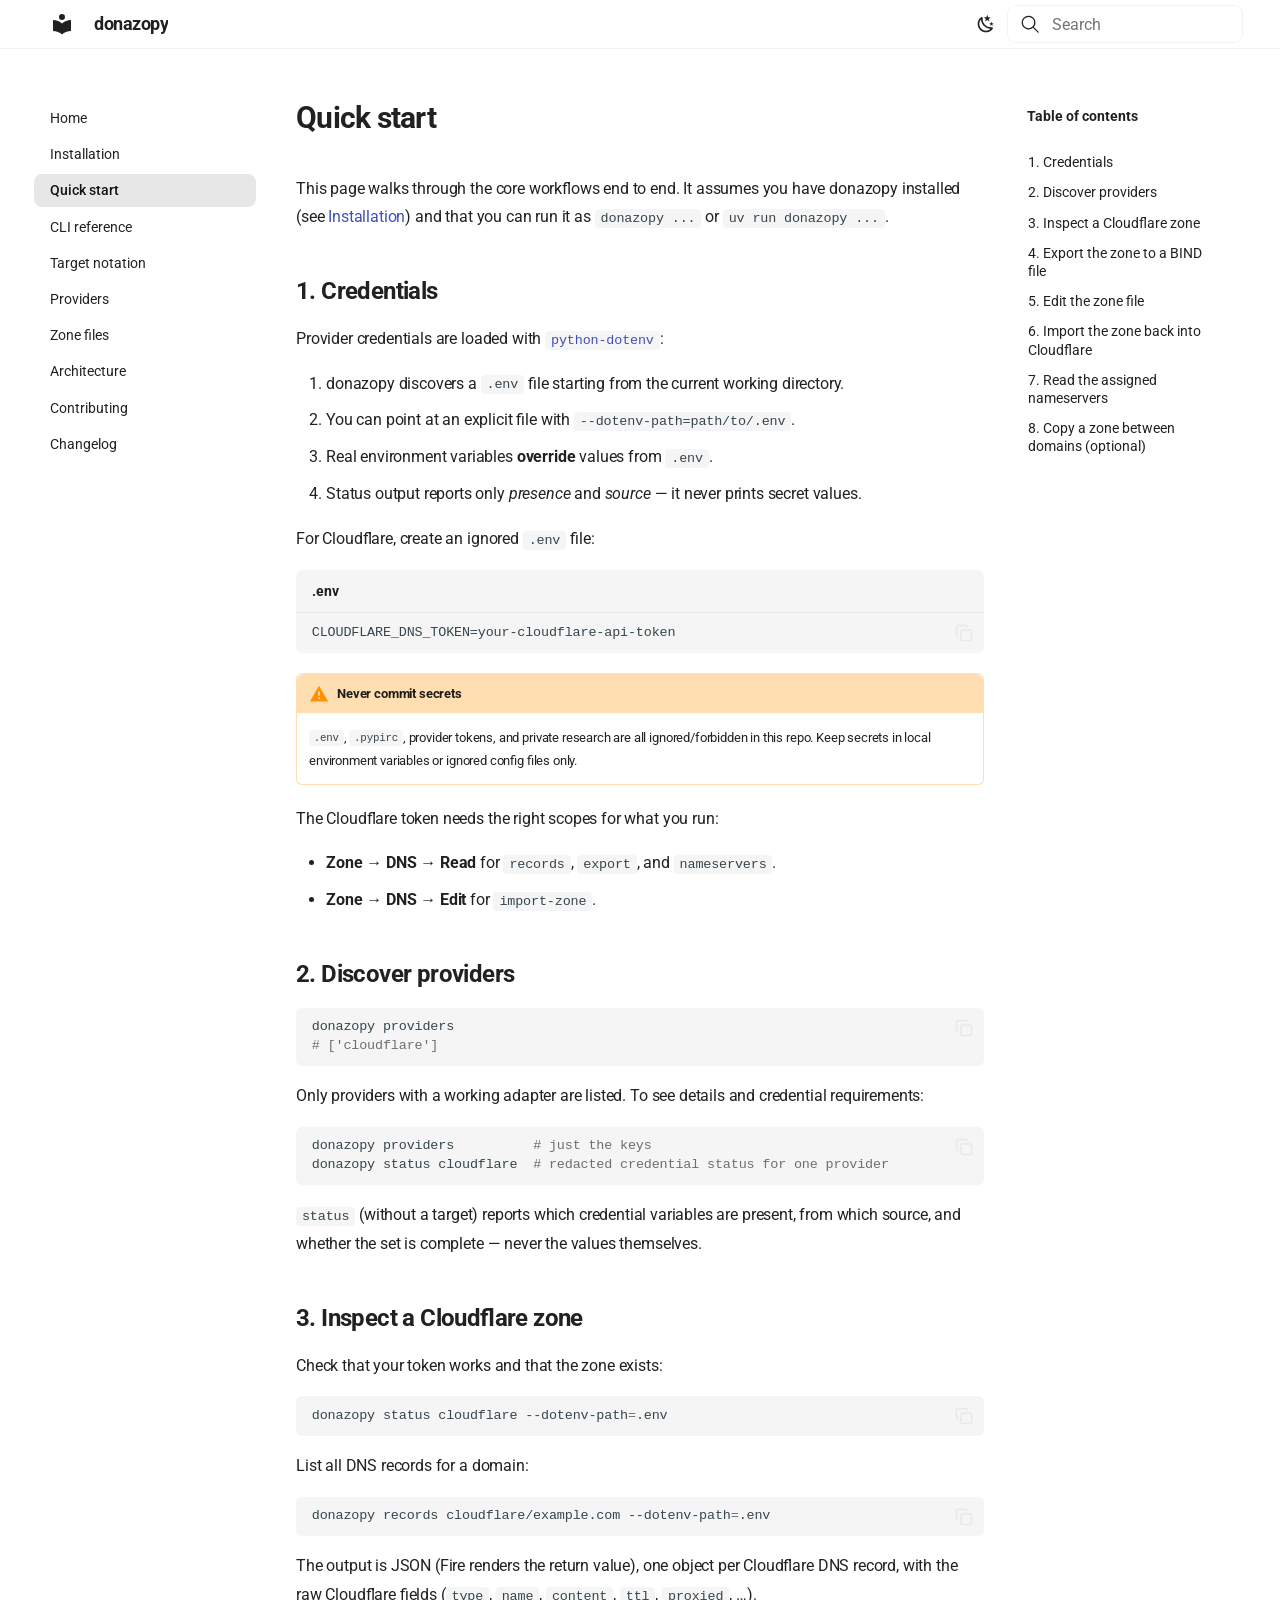
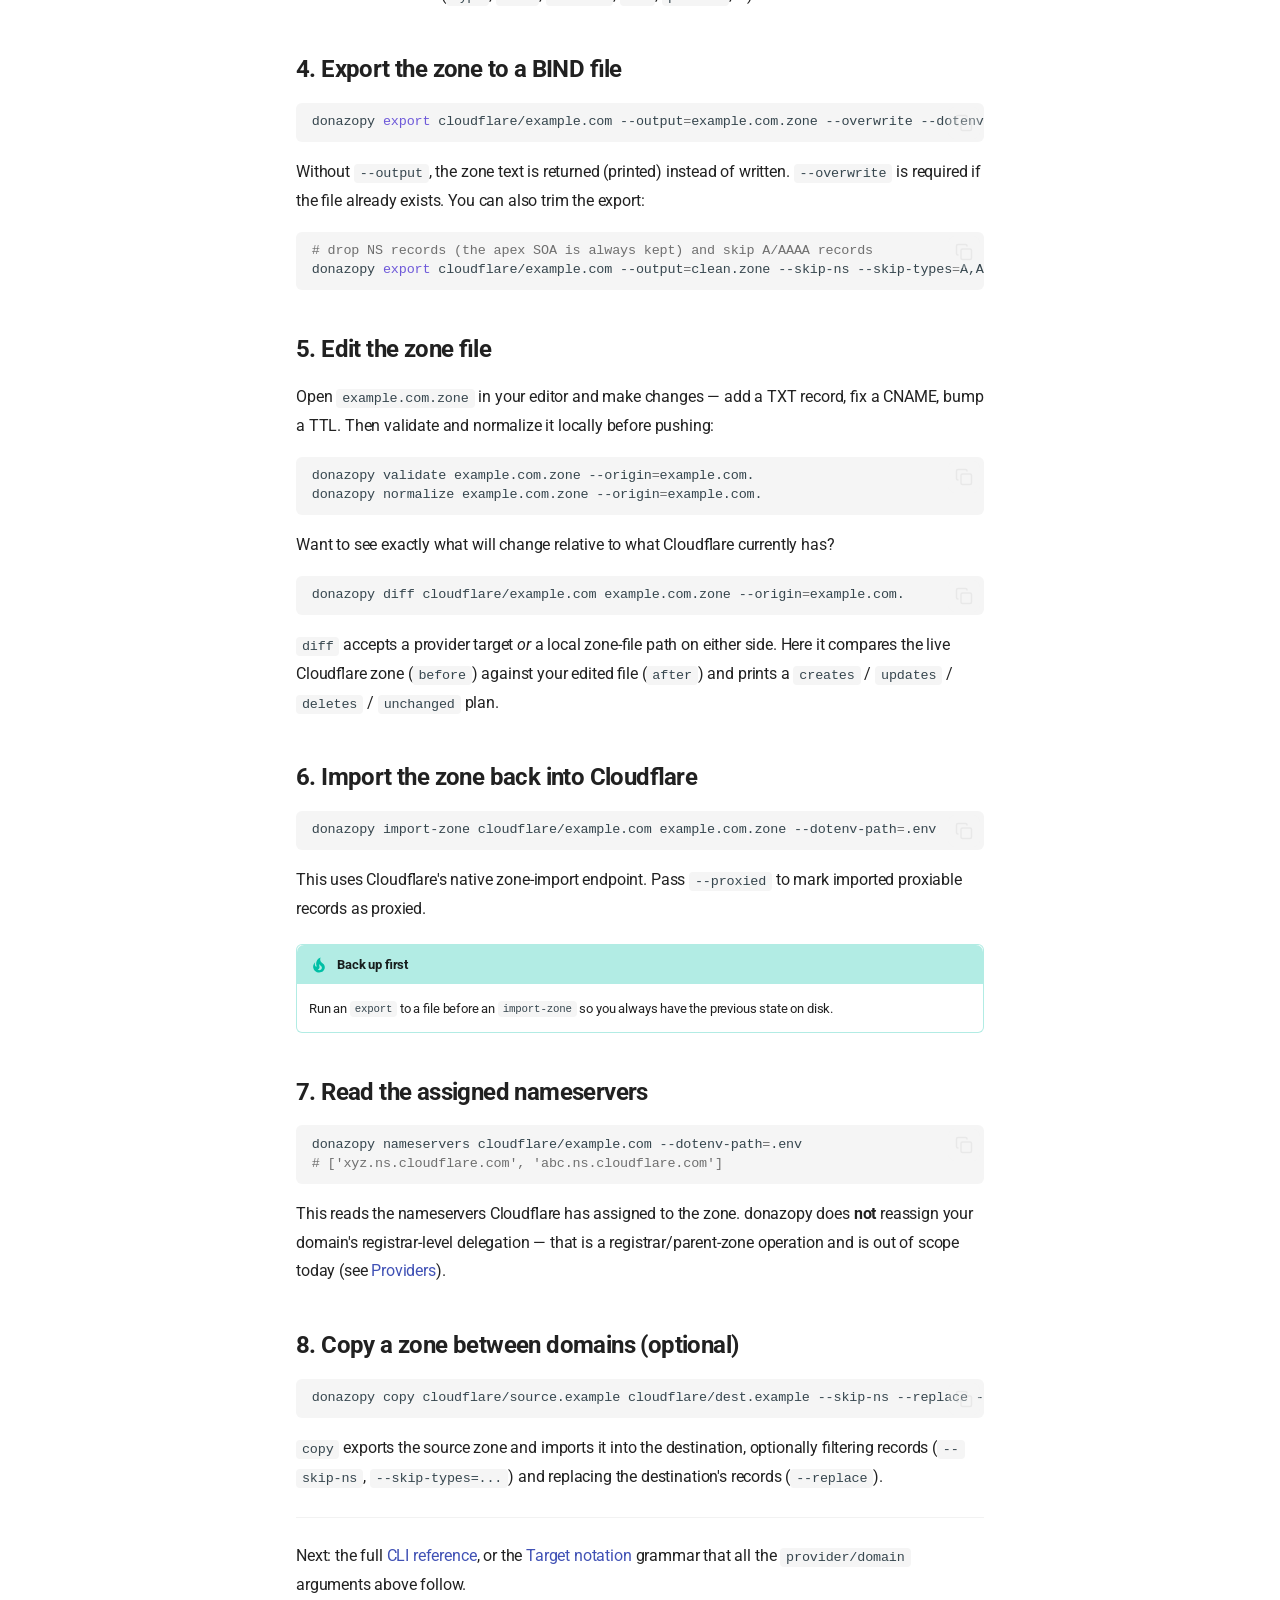
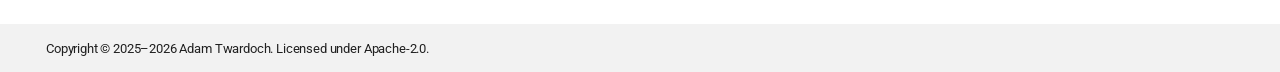
<file: docs/quickstart/index.html>
<!doctype html>
<html lang="en" class="no-js">
  <head>
    
      <meta charset="utf-8">
      <meta name="viewport" content="width=device-width,initial-scale=1">
      
        <meta name="description" content="A focused Python CLI for local DNS zone-file work and real, tested DNS-provider operations.">
      
      
        <meta name="author" content="Adam Twardoch">
      
      
        <link rel="canonical" href="https://github.com/twardoch/donazopy/quickstart/">
      
      
        <link rel="prev" href="../installation/">
      
      
        <link rel="next" href="../cli/">
      
      
        
      
      
      
      
        
        
        
          <link rel="icon" href="../assets/images/favicon.png">
        
      
      <meta name="generator" content="mkdocs-1.6.1, mkdocs-materialx-10.1.5">
    
    
      
        <title>Quick start - donazopy</title>
      
    
    
      <link rel="stylesheet" href="../assets/stylesheets/main.5cda52a2.min.css">
      
        
        <link rel="stylesheet" href="../assets/stylesheets/palette.d7242098.min.css">
      
    
    

    

    
      
    
    
      
        
        
        <link rel="preconnect" href="https://fonts.gstatic.com" crossorigin>
        <link rel="stylesheet" href="https://fonts.googleapis.com/css?family=Roboto:300,300i,400,400i,700,700i%7CRoboto+Mono:400,400i,700,700i&display=fallback">
        <style>:root{--md-text-font:"Roboto";--md-code-font:"Roboto Mono"}</style>
      
    
    
      <link rel="stylesheet" href="../css/extra.css">
    
    <script>__md_scope=new URL("..",location),__md_hash=e=>[...e].reduce(((e,_)=>(e<<5)-e+_.charCodeAt(0)),0),__md_get=(e,_=localStorage,t=__md_scope)=>JSON.parse(_.getItem(t.pathname+"."+e)),__md_set=(e,_,t=localStorage,a=__md_scope)=>{try{t.setItem(a.pathname+"."+e,JSON.stringify(_))}catch(e){}}</script>
    
      

    
    
  </head>
  
  
  
  
    
    
      
    
    
    
    
    <body dir="ltr" data-md-color-scheme="default" data-md-color-primary="black" data-md-color-accent="indigo" data-mx-topbar="glass">
  
    
    <input class="md-toggle" data-md-toggle="drawer" type="checkbox" id="__drawer" autocomplete="off">
    <input class="md-toggle" data-md-toggle="toc" type="checkbox" id="__toc" autocomplete="off">
    <input class="md-toggle" data-md-toggle="search" type="checkbox" id="__search" autocomplete="off">
    <label class="md-overlay" for="__drawer"></label>
    <label class="md-overlay" for="__toc"></label>
    <div data-md-component="skip">
      
        
        <a href="#quick-start" class="md-skip">
          Skip to content
        </a>
      
    </div>
    <div data-md-component="announce">
      
    </div>
    
    
      

  

<header class="md-header md-header--shadow" data-md-component="header">
  <nav class="md-header__inner md-grid" aria-label="Header">
    <a href=".." title="donazopy" class="md-header__button md-logo" aria-label="donazopy" data-md-component="logo">
      
  
  <svg xmlns="http://www.w3.org/2000/svg" viewBox="0 0 24 24"><path d="M12 8a3 3 0 0 0 3-3 3 3 0 0 0-3-3 3 3 0 0 0-3 3 3 3 0 0 0 3 3m0 3.54C9.64 9.35 6.5 8 3 8v11c3.5 0 6.64 1.35 9 3.54 2.36-2.19 5.5-3.54 9-3.54V8c-3.5 0-6.64 1.35-9 3.54"/></svg>

    </a>
    <label class="md-header__button md-icon" for="__drawer">
      
      <svg xmlns="http://www.w3.org/2000/svg" viewBox="0 0 24 24"><path d="M3 6h18v2H3zm0 5h18v2H3zm0 5h18v2H3z"/></svg>
    </label>
    <div class="md-header__title" data-md-component="header-title">
      <div class="md-header__ellipsis">
        <div class="md-header__topic">
          <span class="md-ellipsis">
            donazopy
          </span>
        </div>
        <div class="md-header__topic" data-md-component="header-topic">
          <span class="md-ellipsis">
            
              Quick start
            
          </span>
        </div>
      </div>
    </div>
    
      
        <form class="md-header__option" data-md-component="palette">
  
    
    
    
    <input class="md-option" data-md-color-media="" data-md-color-scheme="default" data-md-color-primary="black" data-md-color-accent="indigo"  aria-label="Switch to dark mode"  type="radio" name="__palette" id="__palette_0">
    
      <label class="md-header__button md-icon" title="Switch to dark mode" for="__palette_1" hidden>
        <svg xmlns="http://www.w3.org/2000/svg" viewBox="0 0 24 24"><path d="m17.75 4.09-2.53 1.94.91 3.06-2.63-1.81-2.63 1.81.91-3.06-2.53-1.94L12.44 4l1.06-3 1.06 3zm3.5 6.91-1.64 1.25.59 1.98-1.7-1.17-1.7 1.17.59-1.98L15.75 11l2.06-.05L18.5 9l.69 1.95zm-2.28 4.95c.83-.08 1.72 1.1 1.19 1.85-.32.45-.66.87-1.08 1.27C15.17 23 8.84 23 4.94 19.07c-3.91-3.9-3.91-10.24 0-14.14.4-.4.82-.76 1.27-1.08.75-.53 1.93.36 1.85 1.19-.27 2.86.69 5.83 2.89 8.02a9.96 9.96 0 0 0 8.02 2.89m-1.64 2.02a12.08 12.08 0 0 1-7.8-3.47c-2.17-2.19-3.33-5-3.49-7.82-2.81 3.14-2.7 7.96.31 10.98 3.02 3.01 7.84 3.12 10.98.31"/></svg>
      </label>
    
  
    
    
    
    <input class="md-option" data-md-color-media="" data-md-color-scheme="slate" data-md-color-primary="black" data-md-color-accent="indigo"  aria-label="Switch to light mode"  type="radio" name="__palette" id="__palette_1">
    
      <label class="md-header__button md-icon" title="Switch to light mode" for="__palette_0" hidden>
        <svg xmlns="http://www.w3.org/2000/svg" viewBox="0 0 24 24"><path d="M12 7a5 5 0 0 1 5 5 5 5 0 0 1-5 5 5 5 0 0 1-5-5 5 5 0 0 1 5-5m0 2a3 3 0 0 0-3 3 3 3 0 0 0 3 3 3 3 0 0 0 3-3 3 3 0 0 0-3-3m0-7 2.39 3.42C13.65 5.15 12.84 5 12 5s-1.65.15-2.39.42zM3.34 7l4.16-.35A7.2 7.2 0 0 0 5.94 8.5c-.44.74-.69 1.5-.83 2.29zm.02 10 1.76-3.77a7.131 7.131 0 0 0 2.38 4.14zM20.65 7l-1.77 3.79a7.02 7.02 0 0 0-2.38-4.15zm-.01 10-4.14.36c.59-.51 1.12-1.14 1.54-1.86.42-.73.69-1.5.83-2.29zM12 22l-2.41-3.44c.74.27 1.55.44 2.41.44.82 0 1.63-.17 2.37-.44z"/></svg>
      </label>
    
  
</form>
      
    
    
      <script>var palette=__md_get("__palette");if(palette&&palette.color){if("(prefers-color-scheme)"===palette.color.media){var media=matchMedia("(prefers-color-scheme: light)"),input=document.querySelector(media.matches?"[data-md-color-media='(prefers-color-scheme: light)']":"[data-md-color-media='(prefers-color-scheme: dark)']");palette.color.media=input.getAttribute("data-md-color-media"),palette.color.scheme=input.getAttribute("data-md-color-scheme"),palette.color.primary=input.getAttribute("data-md-color-primary"),palette.color.accent=input.getAttribute("data-md-color-accent")}for(var[key,value]of Object.entries(palette.color))document.body.setAttribute("data-md-color-"+key,value)}</script>
    
    
    
      
      
        <label class="md-header__button md-icon" for="__search">
          
          <svg xmlns="http://www.w3.org/2000/svg" viewBox="0 0 24 24"><path d="M10.25 2a8.25 8.25 0 0 1 6.34 13.53l5.69 5.69a.749.749 0 0 1-.326 1.275.75.75 0 0 1-.734-.215l-5.69-5.69A8.25 8.25 0 1 1 10.25 2M3.5 10.25a6.75 6.75 0 1 0 13.5 0 6.75 6.75 0 0 0-13.5 0"/></svg>
        </label>
        <div class="md-search" data-md-component="search" role="dialog">
  <label class="md-search__overlay" for="__search"></label>
  <div class="md-search__inner" role="search">
    <form class="md-search__form" name="search">
      <input type="text" class="md-search__input" name="query" aria-label="Search" placeholder="Search" autocapitalize="off" autocorrect="off" autocomplete="off" spellcheck="false" data-md-component="search-query" required>
      <label class="md-search__icon md-icon" for="__search">
        
        <svg xmlns="http://www.w3.org/2000/svg" viewBox="0 0 24 24"><path d="M10.25 2a8.25 8.25 0 0 1 6.34 13.53l5.69 5.69a.749.749 0 0 1-.326 1.275.75.75 0 0 1-.734-.215l-5.69-5.69A8.25 8.25 0 1 1 10.25 2M3.5 10.25a6.75 6.75 0 1 0 13.5 0 6.75 6.75 0 0 0-13.5 0"/></svg>
        
        <svg xmlns="http://www.w3.org/2000/svg" viewBox="0 0 24 24"><path d="M20 11v2H8l5.5 5.5-1.42 1.42L4.16 12l7.92-7.92L13.5 5.5 8 11z"/></svg>
      </label>
      <nav class="md-search__options" aria-label="Search">
        
        <button type="reset" class="md-search__icon md-icon" title="Clear" aria-label="Clear" tabindex="-1">
          
          <svg xmlns="http://www.w3.org/2000/svg" viewBox="0 0 24 24"><path d="M19 6.41 17.59 5 12 10.59 6.41 5 5 6.41 10.59 12 5 17.59 6.41 19 12 13.41 17.59 19 19 17.59 13.41 12z"/></svg>
        </button>
      </nav>
      
    </form>
    <div class="md-search__output">
      <div class="md-search__scrollwrap" tabindex="0">
        <div class="md-search-result" data-md-component="search-result">
          <div class="md-search-result__meta">
            Initializing search
          </div>
          <ol class="md-search-result__list" role="presentation"></ol>
        </div>
      </div>
    </div>
  </div>
</div>
      
    
    
  </nav>
  
</header>
    
    <div class="md-container" data-md-component="container">
      
      
        
          
        
      
      <main class="md-main" data-md-component="main">
        <div class="md-main__inner md-grid">
          
            
              
              <div class="md-sidebar md-sidebar--primary" data-md-component="sidebar" data-md-type="navigation" >
                <div class="md-sidebar__scrollwrap">
                  <div class="md-sidebar__inner">
                    



<nav class="md-nav md-nav--primary" aria-label="Navigation" data-md-level="0">
  <label class="md-nav__title" for="__drawer">
    <a href=".." title="donazopy" class="md-nav__button md-logo" aria-label="donazopy" data-md-component="logo">
      
  
  <svg xmlns="http://www.w3.org/2000/svg" viewBox="0 0 24 24"><path d="M12 8a3 3 0 0 0 3-3 3 3 0 0 0-3-3 3 3 0 0 0-3 3 3 3 0 0 0 3 3m0 3.54C9.64 9.35 6.5 8 3 8v11c3.5 0 6.64 1.35 9 3.54 2.36-2.19 5.5-3.54 9-3.54V8c-3.5 0-6.64 1.35-9 3.54"/></svg>

    </a>
    donazopy
  </label>
  
  <ul class="md-nav__list">
    
      
      
  
  
  
  
    <li class="md-nav__item">
      <a href=".." class="md-nav__link">
        
  
  
  <span class="md-ellipsis">
    
  
    Home
  

    
  </span>
  
  

      </a>
    </li>
  

    
      
      
  
  
  
  
    <li class="md-nav__item">
      <a href="../installation/" class="md-nav__link">
        
  
  
  <span class="md-ellipsis">
    
  
    Installation
  

    
  </span>
  
  

      </a>
    </li>
  

    
      
      
  
  
    
  
  
  
    <li class="md-nav__item md-nav__item--active">
      
      <input class="md-nav__toggle md-toggle" type="checkbox" id="__toc">
      
      
        
      
      
        <label class="md-nav__link md-nav__link--active" for="__toc">
          
  
  
  <span class="md-ellipsis">
    
  
    Quick start
  

    
  </span>
  
  

          <span class="md-nav__icon md-icon"></span>
        </label>
      
      <a href="./" class="md-nav__link md-nav__link--active">
        
  
  
  <span class="md-ellipsis">
    
  
    Quick start
  

    
  </span>
  
  

      </a>
      
        

<nav class="md-nav md-nav--secondary" aria-label="Table of contents">
  
  
  
    
  
  
    <label class="md-nav__title" for="__toc">
      <span class="md-nav__icon md-icon"></span>
      Table of contents
    </label>
    <ul class="md-nav__list" data-md-component="toc">
      
        <li class="md-nav__item">
  <a href="#1-credentials" class="md-nav__link">
    <span class="md-ellipsis">
      
        1. Credentials
      
    </span>
  </a>
  
</li>
      
        <li class="md-nav__item">
  <a href="#2-discover-providers" class="md-nav__link">
    <span class="md-ellipsis">
      
        2. Discover providers
      
    </span>
  </a>
  
</li>
      
        <li class="md-nav__item">
  <a href="#3-inspect-a-cloudflare-zone" class="md-nav__link">
    <span class="md-ellipsis">
      
        3. Inspect a Cloudflare zone
      
    </span>
  </a>
  
</li>
      
        <li class="md-nav__item">
  <a href="#4-export-the-zone-to-a-bind-file" class="md-nav__link">
    <span class="md-ellipsis">
      
        4. Export the zone to a BIND file
      
    </span>
  </a>
  
</li>
      
        <li class="md-nav__item">
  <a href="#5-edit-the-zone-file" class="md-nav__link">
    <span class="md-ellipsis">
      
        5. Edit the zone file
      
    </span>
  </a>
  
</li>
      
        <li class="md-nav__item">
  <a href="#6-import-the-zone-back-into-cloudflare" class="md-nav__link">
    <span class="md-ellipsis">
      
        6. Import the zone back into Cloudflare
      
    </span>
  </a>
  
</li>
      
        <li class="md-nav__item">
  <a href="#7-read-the-assigned-nameservers" class="md-nav__link">
    <span class="md-ellipsis">
      
        7. Read the assigned nameservers
      
    </span>
  </a>
  
</li>
      
        <li class="md-nav__item">
  <a href="#8-copy-a-zone-between-domains-optional" class="md-nav__link">
    <span class="md-ellipsis">
      
        8. Copy a zone between domains (optional)
      
    </span>
  </a>
  
</li>
      
    </ul>
  
</nav>
      
    </li>
  

    
      
      
  
  
  
  
    <li class="md-nav__item">
      <a href="../cli/" class="md-nav__link">
        
  
  
  <span class="md-ellipsis">
    
  
    CLI reference
  

    
  </span>
  
  

      </a>
    </li>
  

    
      
      
  
  
  
  
    <li class="md-nav__item">
      <a href="../targets/" class="md-nav__link">
        
  
  
  <span class="md-ellipsis">
    
  
    Target notation
  

    
  </span>
  
  

      </a>
    </li>
  

    
      
      
  
  
  
  
    <li class="md-nav__item">
      <a href="../providers/" class="md-nav__link">
        
  
  
  <span class="md-ellipsis">
    
  
    Providers
  

    
  </span>
  
  

      </a>
    </li>
  

    
      
      
  
  
  
  
    <li class="md-nav__item">
      <a href="../zonefiles/" class="md-nav__link">
        
  
  
  <span class="md-ellipsis">
    
  
    Zone files
  

    
  </span>
  
  

      </a>
    </li>
  

    
      
      
  
  
  
  
    <li class="md-nav__item">
      <a href="../architecture/" class="md-nav__link">
        
  
  
  <span class="md-ellipsis">
    
  
    Architecture
  

    
  </span>
  
  

      </a>
    </li>
  

    
      
      
  
  
  
  
    <li class="md-nav__item">
      <a href="../contributing/" class="md-nav__link">
        
  
  
  <span class="md-ellipsis">
    
  
    Contributing
  

    
  </span>
  
  

      </a>
    </li>
  

    
      
      
  
  
  
  
    <li class="md-nav__item">
      <a href="../changelog/" class="md-nav__link">
        
  
  
  <span class="md-ellipsis">
    
  
    Changelog
  

    
  </span>
  
  

      </a>
    </li>
  

    
  </ul>
</nav>
                  </div>
                </div>
              </div>
            
            
              
              <div class="md-sidebar md-sidebar--secondary" data-md-component="sidebar" data-md-type="toc" >
                <div class="md-sidebar__scrollwrap">
                  <div class="md-sidebar__inner">
                    

<nav class="md-nav md-nav--secondary" aria-label="Table of contents">
  
  
  
    
  
  
    <label class="md-nav__title" for="__toc">
      <span class="md-nav__icon md-icon"></span>
      Table of contents
    </label>
    <ul class="md-nav__list" data-md-component="toc">
      
        <li class="md-nav__item">
  <a href="#1-credentials" class="md-nav__link">
    <span class="md-ellipsis">
      
        1. Credentials
      
    </span>
  </a>
  
</li>
      
        <li class="md-nav__item">
  <a href="#2-discover-providers" class="md-nav__link">
    <span class="md-ellipsis">
      
        2. Discover providers
      
    </span>
  </a>
  
</li>
      
        <li class="md-nav__item">
  <a href="#3-inspect-a-cloudflare-zone" class="md-nav__link">
    <span class="md-ellipsis">
      
        3. Inspect a Cloudflare zone
      
    </span>
  </a>
  
</li>
      
        <li class="md-nav__item">
  <a href="#4-export-the-zone-to-a-bind-file" class="md-nav__link">
    <span class="md-ellipsis">
      
        4. Export the zone to a BIND file
      
    </span>
  </a>
  
</li>
      
        <li class="md-nav__item">
  <a href="#5-edit-the-zone-file" class="md-nav__link">
    <span class="md-ellipsis">
      
        5. Edit the zone file
      
    </span>
  </a>
  
</li>
      
        <li class="md-nav__item">
  <a href="#6-import-the-zone-back-into-cloudflare" class="md-nav__link">
    <span class="md-ellipsis">
      
        6. Import the zone back into Cloudflare
      
    </span>
  </a>
  
</li>
      
        <li class="md-nav__item">
  <a href="#7-read-the-assigned-nameservers" class="md-nav__link">
    <span class="md-ellipsis">
      
        7. Read the assigned nameservers
      
    </span>
  </a>
  
</li>
      
        <li class="md-nav__item">
  <a href="#8-copy-a-zone-between-domains-optional" class="md-nav__link">
    <span class="md-ellipsis">
      
        8. Copy a zone between domains (optional)
      
    </span>
  </a>
  
</li>
      
    </ul>
  
</nav>
                  </div>
                </div>
              </div>
            
          
          
            <div class="md-content" data-md-component="content">
              
              <article class="md-content__inner md-typeset">
                
                  

<h1 id="quick-start">Quick start<a class="headerlink" href="#quick-start" title="Permanent link">&para;</a></h1>
<p>This page walks through the core workflows end to end. It assumes you have
donazopy installed (see <a href="../installation/">Installation</a>) and that you can run it
as <code>donazopy ...</code> or <code>uv run donazopy ...</code>.</p>
<h2 id="1-credentials">1. Credentials<a class="headerlink" href="#1-credentials" title="Permanent link">&para;</a></h2>
<p>Provider credentials are loaded with <a href="https://pypi.org/project/python-dotenv/"><code>python-dotenv</code></a>:</p>
<ol>
<li>donazopy discovers a <code>.env</code> file starting from the current working directory.</li>
<li>You can point at an explicit file with <code>--dotenv-path=path/to/.env</code>.</li>
<li>Real environment variables <strong>override</strong> values from <code>.env</code>.</li>
<li>Status output reports only <em>presence</em> and <em>source</em> — it never prints secret
   values.</li>
</ol>
<p>For Cloudflare, create an ignored <code>.env</code> file:</p>
<div class="language-text highlight"><span class="filename">.env</span><pre><span></span><code><span id="__span-0-1"><a id="__codelineno-0-1" name="__codelineno-0-1" href="#__codelineno-0-1"></a>CLOUDFLARE_DNS_TOKEN=your-cloudflare-api-token
</span></code></pre></div>
<div class="admonition warning">
<p class="admonition-title">Never commit secrets</p>
<p><code>.env</code>, <code>.pypirc</code>, provider tokens, and private research are all
ignored/forbidden in this repo. Keep secrets in local environment variables
or ignored config files only.</p>
</div>
<p>The Cloudflare token needs the right scopes for what you run:</p>
<ul>
<li><strong>Zone → DNS → Read</strong> for <code>records</code>, <code>export</code>, and <code>nameservers</code>.</li>
<li><strong>Zone → DNS → Edit</strong> for <code>import-zone</code>.</li>
</ul>
<h2 id="2-discover-providers">2. Discover providers<a class="headerlink" href="#2-discover-providers" title="Permanent link">&para;</a></h2>
<div class="language-bash highlight"><pre><span></span><code><span id="__span-1-1"><a id="__codelineno-1-1" name="__codelineno-1-1" href="#__codelineno-1-1"></a>donazopy<span class="w"> </span>providers
</span><span id="__span-1-2"><a id="__codelineno-1-2" name="__codelineno-1-2" href="#__codelineno-1-2"></a><span class="c1"># [&#39;cloudflare&#39;]</span>
</span></code></pre></div>
<p>Only providers with a working adapter are listed. To see details and credential
requirements:</p>
<div class="language-bash highlight"><pre><span></span><code><span id="__span-2-1"><a id="__codelineno-2-1" name="__codelineno-2-1" href="#__codelineno-2-1"></a>donazopy<span class="w"> </span>providers<span class="w">          </span><span class="c1"># just the keys</span>
</span><span id="__span-2-2"><a id="__codelineno-2-2" name="__codelineno-2-2" href="#__codelineno-2-2"></a>donazopy<span class="w"> </span>status<span class="w"> </span>cloudflare<span class="w">  </span><span class="c1"># redacted credential status for one provider</span>
</span></code></pre></div>
<p><code>status</code> (without a target) reports which credential variables are present, from
which source, and whether the set is complete — never the values themselves.</p>
<h2 id="3-inspect-a-cloudflare-zone">3. Inspect a Cloudflare zone<a class="headerlink" href="#3-inspect-a-cloudflare-zone" title="Permanent link">&para;</a></h2>
<p>Check that your token works and that the zone exists:</p>
<div class="language-bash highlight"><pre><span></span><code><span id="__span-3-1"><a id="__codelineno-3-1" name="__codelineno-3-1" href="#__codelineno-3-1"></a>donazopy<span class="w"> </span>status<span class="w"> </span>cloudflare<span class="w"> </span>--dotenv-path<span class="o">=</span>.env
</span></code></pre></div>
<p>List all DNS records for a domain:</p>
<div class="language-bash highlight"><pre><span></span><code><span id="__span-4-1"><a id="__codelineno-4-1" name="__codelineno-4-1" href="#__codelineno-4-1"></a>donazopy<span class="w"> </span>records<span class="w"> </span>cloudflare/example.com<span class="w"> </span>--dotenv-path<span class="o">=</span>.env
</span></code></pre></div>
<p>The output is JSON (Fire renders the return value), one object per Cloudflare DNS
record, with the raw Cloudflare fields (<code>type</code>, <code>name</code>, <code>content</code>, <code>ttl</code>,
<code>proxied</code>, …).</p>
<h2 id="4-export-the-zone-to-a-bind-file">4. Export the zone to a BIND file<a class="headerlink" href="#4-export-the-zone-to-a-bind-file" title="Permanent link">&para;</a></h2>
<div class="language-bash highlight"><pre><span></span><code><span id="__span-5-1"><a id="__codelineno-5-1" name="__codelineno-5-1" href="#__codelineno-5-1"></a>donazopy<span class="w"> </span><span class="nb">export</span><span class="w"> </span>cloudflare/example.com<span class="w"> </span>--output<span class="o">=</span>example.com.zone<span class="w"> </span>--overwrite<span class="w"> </span>--dotenv-path<span class="o">=</span>.env
</span></code></pre></div>
<p>Without <code>--output</code>, the zone text is returned (printed) instead of written.
<code>--overwrite</code> is required if the file already exists. You can also trim the
export:</p>
<div class="language-bash highlight"><pre><span></span><code><span id="__span-6-1"><a id="__codelineno-6-1" name="__codelineno-6-1" href="#__codelineno-6-1"></a><span class="c1"># drop NS records (the apex SOA is always kept) and skip A/AAAA records</span>
</span><span id="__span-6-2"><a id="__codelineno-6-2" name="__codelineno-6-2" href="#__codelineno-6-2"></a>donazopy<span class="w"> </span><span class="nb">export</span><span class="w"> </span>cloudflare/example.com<span class="w"> </span>--output<span class="o">=</span>clean.zone<span class="w"> </span>--skip-ns<span class="w"> </span>--skip-types<span class="o">=</span>A,AAAA<span class="w"> </span>--dotenv-path<span class="o">=</span>.env
</span></code></pre></div>
<h2 id="5-edit-the-zone-file">5. Edit the zone file<a class="headerlink" href="#5-edit-the-zone-file" title="Permanent link">&para;</a></h2>
<p>Open <code>example.com.zone</code> in your editor and make changes — add a TXT record, fix a
CNAME, bump a TTL. Then validate and normalize it locally before pushing:</p>
<div class="language-bash highlight"><pre><span></span><code><span id="__span-7-1"><a id="__codelineno-7-1" name="__codelineno-7-1" href="#__codelineno-7-1"></a>donazopy<span class="w"> </span>validate<span class="w"> </span>example.com.zone<span class="w"> </span>--origin<span class="o">=</span>example.com.
</span><span id="__span-7-2"><a id="__codelineno-7-2" name="__codelineno-7-2" href="#__codelineno-7-2"></a>donazopy<span class="w"> </span>normalize<span class="w"> </span>example.com.zone<span class="w"> </span>--origin<span class="o">=</span>example.com.
</span></code></pre></div>
<p>Want to see exactly what will change relative to what Cloudflare currently has?</p>
<div class="language-bash highlight"><pre><span></span><code><span id="__span-8-1"><a id="__codelineno-8-1" name="__codelineno-8-1" href="#__codelineno-8-1"></a>donazopy<span class="w"> </span>diff<span class="w"> </span>cloudflare/example.com<span class="w"> </span>example.com.zone<span class="w"> </span>--origin<span class="o">=</span>example.com.
</span></code></pre></div>
<p><code>diff</code> accepts a provider target <em>or</em> a local zone-file path on either side.
Here it compares the live Cloudflare zone (<code>before</code>) against your edited file
(<code>after</code>) and prints a <code>creates</code> / <code>updates</code> / <code>deletes</code> / <code>unchanged</code> plan.</p>
<h2 id="6-import-the-zone-back-into-cloudflare">6. Import the zone back into Cloudflare<a class="headerlink" href="#6-import-the-zone-back-into-cloudflare" title="Permanent link">&para;</a></h2>
<div class="language-bash highlight"><pre><span></span><code><span id="__span-9-1"><a id="__codelineno-9-1" name="__codelineno-9-1" href="#__codelineno-9-1"></a>donazopy<span class="w"> </span>import-zone<span class="w"> </span>cloudflare/example.com<span class="w"> </span>example.com.zone<span class="w"> </span>--dotenv-path<span class="o">=</span>.env
</span></code></pre></div>
<p>This uses Cloudflare's native zone-import endpoint. Pass <code>--proxied</code> to mark
imported proxiable records as proxied.</p>
<div class="admonition tip">
<p class="admonition-title">Back up first</p>
<p>Run an <code>export</code> to a file before an <code>import-zone</code> so you always have the
previous state on disk.</p>
</div>
<h2 id="7-read-the-assigned-nameservers">7. Read the assigned nameservers<a class="headerlink" href="#7-read-the-assigned-nameservers" title="Permanent link">&para;</a></h2>
<div class="language-bash highlight"><pre><span></span><code><span id="__span-10-1"><a id="__codelineno-10-1" name="__codelineno-10-1" href="#__codelineno-10-1"></a>donazopy<span class="w"> </span>nameservers<span class="w"> </span>cloudflare/example.com<span class="w"> </span>--dotenv-path<span class="o">=</span>.env
</span><span id="__span-10-2"><a id="__codelineno-10-2" name="__codelineno-10-2" href="#__codelineno-10-2"></a><span class="c1"># [&#39;xyz.ns.cloudflare.com&#39;, &#39;abc.ns.cloudflare.com&#39;]</span>
</span></code></pre></div>
<p>This reads the nameservers Cloudflare has assigned to the zone. donazopy does
<strong>not</strong> reassign your domain's registrar-level delegation — that is a
registrar/parent-zone operation and is out of scope today (see
<a href="../providers/#nameservers-and-delegation">Providers</a>).</p>
<h2 id="8-copy-a-zone-between-domains-optional">8. Copy a zone between domains (optional)<a class="headerlink" href="#8-copy-a-zone-between-domains-optional" title="Permanent link">&para;</a></h2>
<div class="language-bash highlight"><pre><span></span><code><span id="__span-11-1"><a id="__codelineno-11-1" name="__codelineno-11-1" href="#__codelineno-11-1"></a>donazopy<span class="w"> </span>copy<span class="w"> </span>cloudflare/source.example<span class="w"> </span>cloudflare/dest.example<span class="w"> </span>--skip-ns<span class="w"> </span>--replace<span class="w"> </span>--dotenv-path<span class="o">=</span>.env
</span></code></pre></div>
<p><code>copy</code> exports the source zone and imports it into the destination, optionally
filtering records (<code>--skip-ns</code>, <code>--skip-types=...</code>) and replacing the
destination's records (<code>--replace</code>).</p>
<hr />
<p>Next: the full <a href="../cli/">CLI reference</a>, or the <a href="../targets/">Target notation</a>
grammar that all the <code>provider/domain</code> arguments above follow.</p>







                
              </article>
            </div>
          
          
<script>var target=document.getElementById(location.hash.slice(1));target&&target.name&&(target.checked=target.name.startsWith("__tabbed_"))</script>
        </div>
          <div class="md-top" data-md-component="top" hidden>
  <div class="md-top__center">
    <button type="button" class="md-top__button md-top__button--main" data-md-action="top">
      
      <svg xmlns="http://www.w3.org/2000/svg" viewBox="0 0 24 24"><path d="M13 20h-2V8l-5.5 5.5-1.42-1.42L12 4.16l7.92 7.92-1.42 1.42L13 8z"/></svg>
      <span>Back to top</span>
    </button>
    
      
      
      <label class="md-top__button md-top__side md-top__side--nav" for="__drawer" >
        <svg xmlns="http://www.w3.org/2000/svg" fill="none" stroke="currentColor" stroke-linecap="round" stroke-linejoin="round" stroke-width="2" class="lucide lucide-panel-left" viewBox="0 0 24 24"><rect width="18" height="18" x="3" y="3" rx="2"/><path d="M9 3v18"/></svg>
      </label>
    
    
      
      
      <label class="md-top__button md-top__side md-top__side--toc" for="__toc" >
        <svg xmlns="http://www.w3.org/2000/svg" fill="none" stroke="currentColor" stroke-linecap="round" stroke-linejoin="round" stroke-width="2" class="lucide lucide-panel-right" viewBox="0 0 24 24"><rect width="18" height="18" x="3" y="3" rx="2"/><path d="M15 3v18"/></svg>
      </label>
    
  </div>
</div>
      </main>
      
        <footer class="md-footer">
  
  <div class="md-footer-meta md-typeset">
    <div class="md-footer-meta__inner md-grid">
      <div class="md-copyright">
  
    <div class="md-copyright__highlight">
      Copyright © 2025–2026 Adam Twardoch. Licensed under Apache-2.0.
    </div>
  
  
</div>
      
    </div>
  </div>
</footer>
      
    </div>
    <div class="md-dialog" data-md-component="dialog">
      <div class="md-dialog__inner md-typeset"></div>
    </div>
    
    
    
      
      
      <script id="__config" type="application/json">{"annotate": null, "base": "..", "features": ["navigation.top", "navigation.sections", "toc.follow", "content.code.copy", "content.code.annotate"], "search": "../assets/javascripts/workers/search.2c215733.min.js", "tags": null, "translations": {"clipboard.copied": "Copied to clipboard", "clipboard.copy": "Copy to clipboard", "code.download": "Download", "code.select": "Toggle line selection", "search.result.more.one": "1 more on this page", "search.result.more.other": "# more on this page", "search.result.none": "No matching documents", "search.result.one": "1 matching document", "search.result.other": "# matching documents", "search.result.placeholder": "Type to start searching", "search.result.term.missing": "Missing", "select.version": "Select version"}, "version": null}</script>
    
    
      <script src="../assets/javascripts/bundle.1a8646e9.min.js"></script>
      
    
  </body>
</html>
</file>
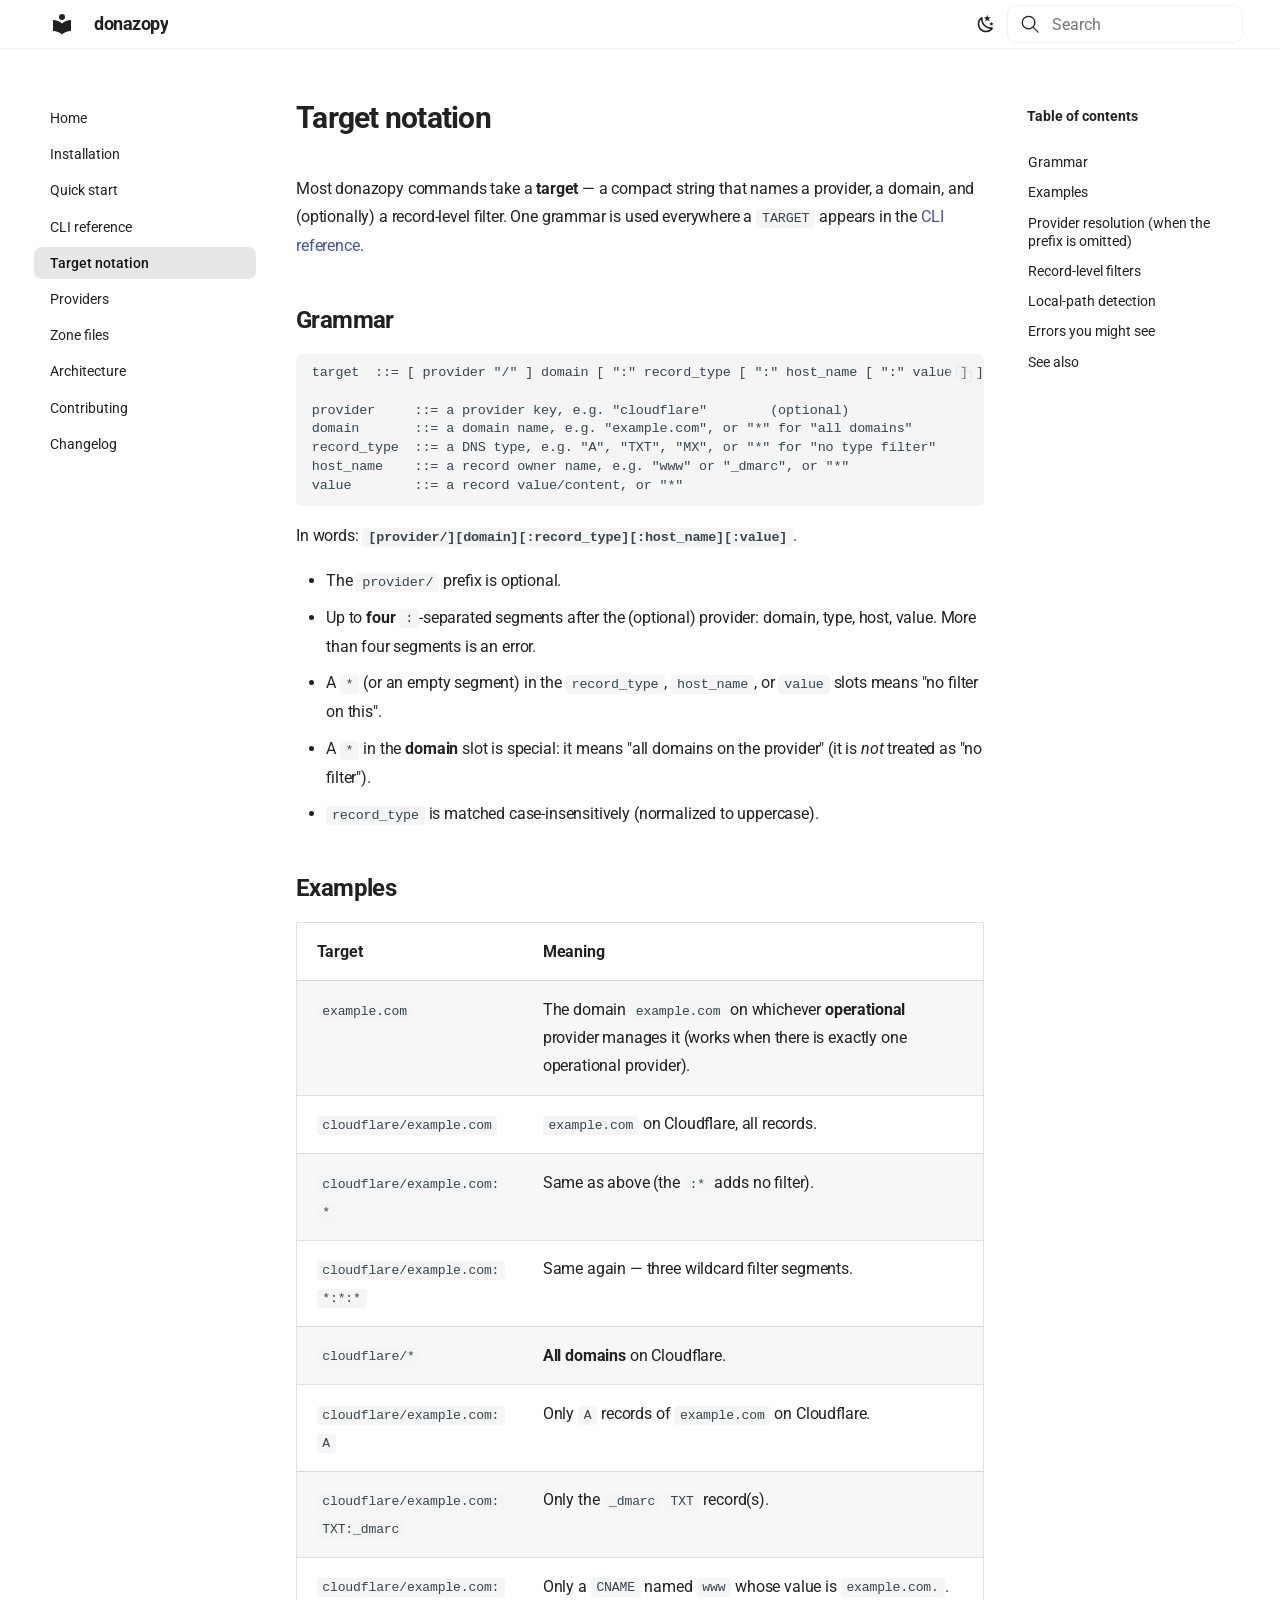
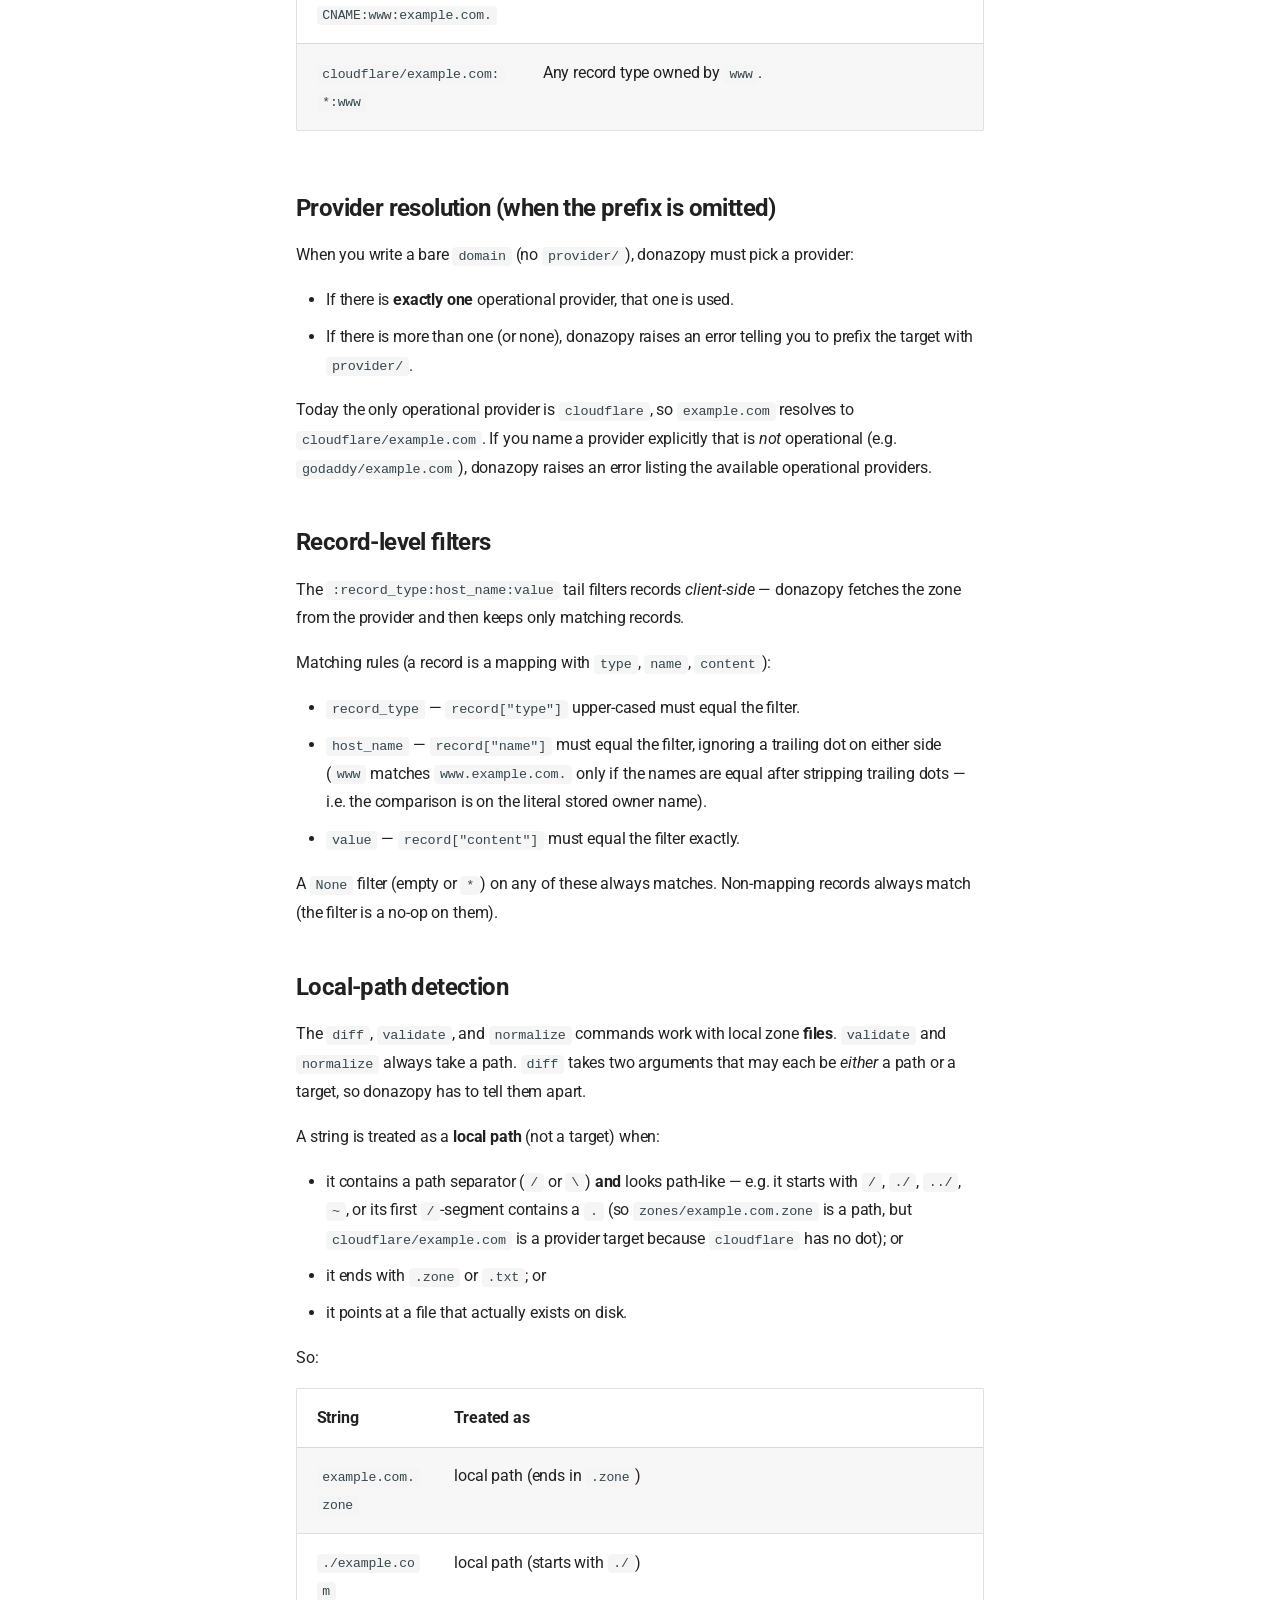
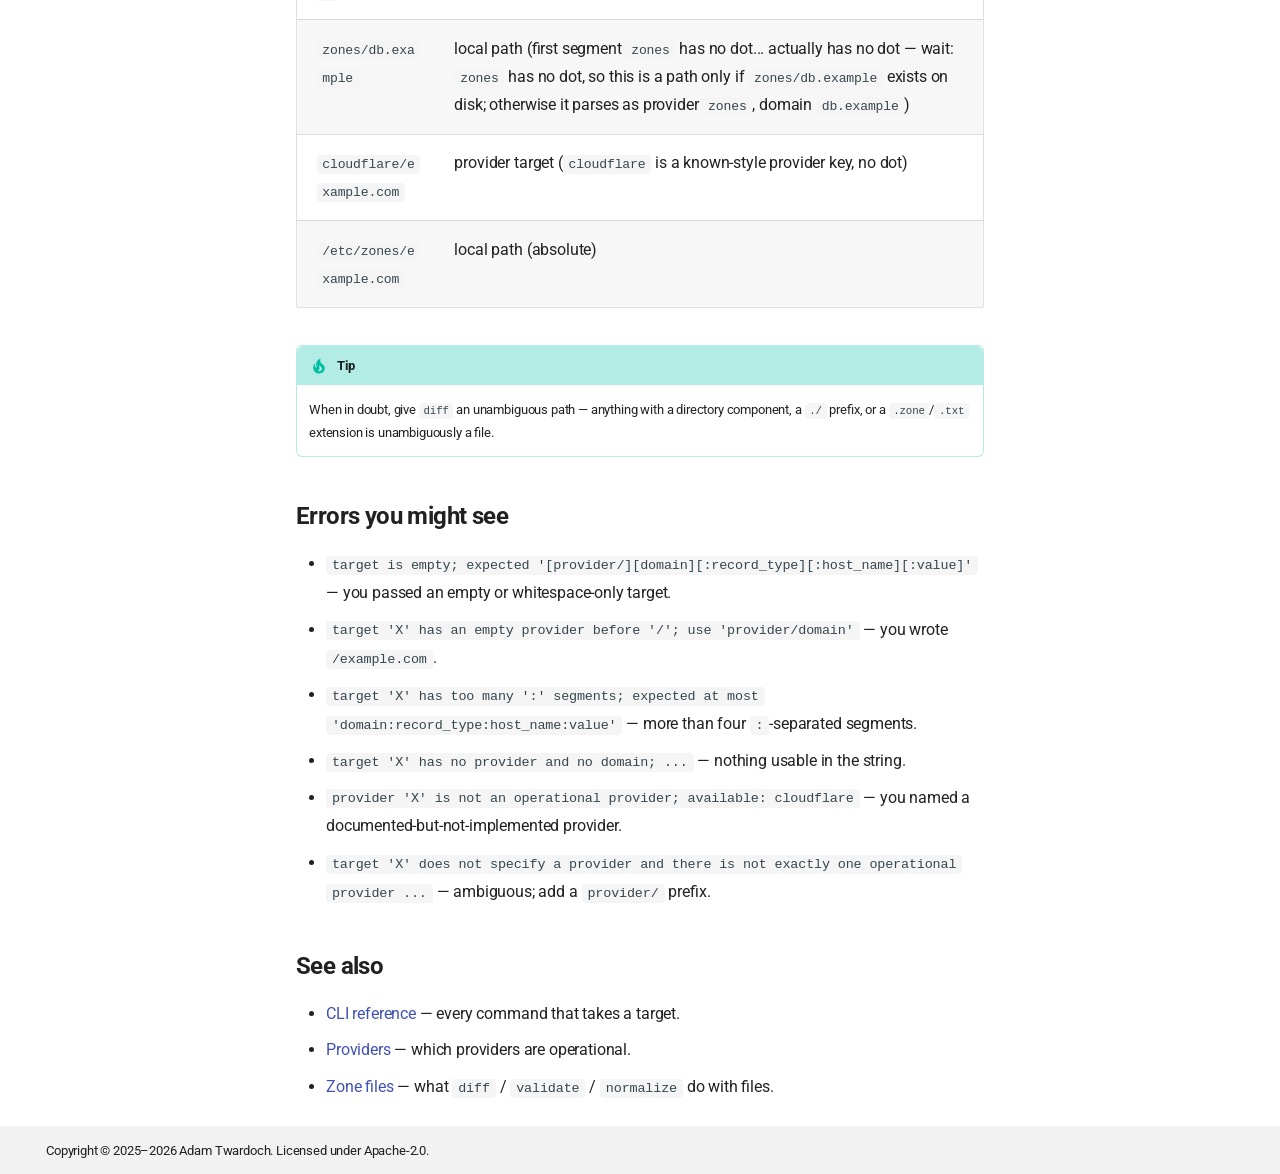
<file: docs/targets/index.html>
<!doctype html>
<html lang="en" class="no-js">
  <head>
    
      <meta charset="utf-8">
      <meta name="viewport" content="width=device-width,initial-scale=1">
      
        <meta name="description" content="A focused Python CLI for local DNS zone-file work and real, tested DNS-provider operations.">
      
      
        <meta name="author" content="Adam Twardoch">
      
      
        <link rel="canonical" href="https://github.com/twardoch/donazopy/targets/">
      
      
        <link rel="prev" href="../cli/">
      
      
        <link rel="next" href="../providers/">
      
      
        
      
      
      
      
        
        
        
          <link rel="icon" href="../assets/images/favicon.png">
        
      
      <meta name="generator" content="mkdocs-1.6.1, mkdocs-materialx-10.1.5">
    
    
      
        <title>Target notation - donazopy</title>
      
    
    
      <link rel="stylesheet" href="../assets/stylesheets/main.5cda52a2.min.css">
      
        
        <link rel="stylesheet" href="../assets/stylesheets/palette.d7242098.min.css">
      
    
    

    

    
      
    
    
      
        
        
        <link rel="preconnect" href="https://fonts.gstatic.com" crossorigin>
        <link rel="stylesheet" href="https://fonts.googleapis.com/css?family=Roboto:300,300i,400,400i,700,700i%7CRoboto+Mono:400,400i,700,700i&display=fallback">
        <style>:root{--md-text-font:"Roboto";--md-code-font:"Roboto Mono"}</style>
      
    
    
      <link rel="stylesheet" href="../css/extra.css">
    
    <script>__md_scope=new URL("..",location),__md_hash=e=>[...e].reduce(((e,_)=>(e<<5)-e+_.charCodeAt(0)),0),__md_get=(e,_=localStorage,t=__md_scope)=>JSON.parse(_.getItem(t.pathname+"."+e)),__md_set=(e,_,t=localStorage,a=__md_scope)=>{try{t.setItem(a.pathname+"."+e,JSON.stringify(_))}catch(e){}}</script>
    
      

    
    
  </head>
  
  
  
  
    
    
      
    
    
    
    
    <body dir="ltr" data-md-color-scheme="default" data-md-color-primary="black" data-md-color-accent="indigo" data-mx-topbar="glass">
  
    
    <input class="md-toggle" data-md-toggle="drawer" type="checkbox" id="__drawer" autocomplete="off">
    <input class="md-toggle" data-md-toggle="toc" type="checkbox" id="__toc" autocomplete="off">
    <input class="md-toggle" data-md-toggle="search" type="checkbox" id="__search" autocomplete="off">
    <label class="md-overlay" for="__drawer"></label>
    <label class="md-overlay" for="__toc"></label>
    <div data-md-component="skip">
      
        
        <a href="#target-notation" class="md-skip">
          Skip to content
        </a>
      
    </div>
    <div data-md-component="announce">
      
    </div>
    
    
      

  

<header class="md-header md-header--shadow" data-md-component="header">
  <nav class="md-header__inner md-grid" aria-label="Header">
    <a href=".." title="donazopy" class="md-header__button md-logo" aria-label="donazopy" data-md-component="logo">
      
  
  <svg xmlns="http://www.w3.org/2000/svg" viewBox="0 0 24 24"><path d="M12 8a3 3 0 0 0 3-3 3 3 0 0 0-3-3 3 3 0 0 0-3 3 3 3 0 0 0 3 3m0 3.54C9.64 9.35 6.5 8 3 8v11c3.5 0 6.64 1.35 9 3.54 2.36-2.19 5.5-3.54 9-3.54V8c-3.5 0-6.64 1.35-9 3.54"/></svg>

    </a>
    <label class="md-header__button md-icon" for="__drawer">
      
      <svg xmlns="http://www.w3.org/2000/svg" viewBox="0 0 24 24"><path d="M3 6h18v2H3zm0 5h18v2H3zm0 5h18v2H3z"/></svg>
    </label>
    <div class="md-header__title" data-md-component="header-title">
      <div class="md-header__ellipsis">
        <div class="md-header__topic">
          <span class="md-ellipsis">
            donazopy
          </span>
        </div>
        <div class="md-header__topic" data-md-component="header-topic">
          <span class="md-ellipsis">
            
              Target notation
            
          </span>
        </div>
      </div>
    </div>
    
      
        <form class="md-header__option" data-md-component="palette">
  
    
    
    
    <input class="md-option" data-md-color-media="" data-md-color-scheme="default" data-md-color-primary="black" data-md-color-accent="indigo"  aria-label="Switch to dark mode"  type="radio" name="__palette" id="__palette_0">
    
      <label class="md-header__button md-icon" title="Switch to dark mode" for="__palette_1" hidden>
        <svg xmlns="http://www.w3.org/2000/svg" viewBox="0 0 24 24"><path d="m17.75 4.09-2.53 1.94.91 3.06-2.63-1.81-2.63 1.81.91-3.06-2.53-1.94L12.44 4l1.06-3 1.06 3zm3.5 6.91-1.64 1.25.59 1.98-1.7-1.17-1.7 1.17.59-1.98L15.75 11l2.06-.05L18.5 9l.69 1.95zm-2.28 4.95c.83-.08 1.72 1.1 1.19 1.85-.32.45-.66.87-1.08 1.27C15.17 23 8.84 23 4.94 19.07c-3.91-3.9-3.91-10.24 0-14.14.4-.4.82-.76 1.27-1.08.75-.53 1.93.36 1.85 1.19-.27 2.86.69 5.83 2.89 8.02a9.96 9.96 0 0 0 8.02 2.89m-1.64 2.02a12.08 12.08 0 0 1-7.8-3.47c-2.17-2.19-3.33-5-3.49-7.82-2.81 3.14-2.7 7.96.31 10.98 3.02 3.01 7.84 3.12 10.98.31"/></svg>
      </label>
    
  
    
    
    
    <input class="md-option" data-md-color-media="" data-md-color-scheme="slate" data-md-color-primary="black" data-md-color-accent="indigo"  aria-label="Switch to light mode"  type="radio" name="__palette" id="__palette_1">
    
      <label class="md-header__button md-icon" title="Switch to light mode" for="__palette_0" hidden>
        <svg xmlns="http://www.w3.org/2000/svg" viewBox="0 0 24 24"><path d="M12 7a5 5 0 0 1 5 5 5 5 0 0 1-5 5 5 5 0 0 1-5-5 5 5 0 0 1 5-5m0 2a3 3 0 0 0-3 3 3 3 0 0 0 3 3 3 3 0 0 0 3-3 3 3 0 0 0-3-3m0-7 2.39 3.42C13.65 5.15 12.84 5 12 5s-1.65.15-2.39.42zM3.34 7l4.16-.35A7.2 7.2 0 0 0 5.94 8.5c-.44.74-.69 1.5-.83 2.29zm.02 10 1.76-3.77a7.131 7.131 0 0 0 2.38 4.14zM20.65 7l-1.77 3.79a7.02 7.02 0 0 0-2.38-4.15zm-.01 10-4.14.36c.59-.51 1.12-1.14 1.54-1.86.42-.73.69-1.5.83-2.29zM12 22l-2.41-3.44c.74.27 1.55.44 2.41.44.82 0 1.63-.17 2.37-.44z"/></svg>
      </label>
    
  
</form>
      
    
    
      <script>var palette=__md_get("__palette");if(palette&&palette.color){if("(prefers-color-scheme)"===palette.color.media){var media=matchMedia("(prefers-color-scheme: light)"),input=document.querySelector(media.matches?"[data-md-color-media='(prefers-color-scheme: light)']":"[data-md-color-media='(prefers-color-scheme: dark)']");palette.color.media=input.getAttribute("data-md-color-media"),palette.color.scheme=input.getAttribute("data-md-color-scheme"),palette.color.primary=input.getAttribute("data-md-color-primary"),palette.color.accent=input.getAttribute("data-md-color-accent")}for(var[key,value]of Object.entries(palette.color))document.body.setAttribute("data-md-color-"+key,value)}</script>
    
    
    
      
      
        <label class="md-header__button md-icon" for="__search">
          
          <svg xmlns="http://www.w3.org/2000/svg" viewBox="0 0 24 24"><path d="M10.25 2a8.25 8.25 0 0 1 6.34 13.53l5.69 5.69a.749.749 0 0 1-.326 1.275.75.75 0 0 1-.734-.215l-5.69-5.69A8.25 8.25 0 1 1 10.25 2M3.5 10.25a6.75 6.75 0 1 0 13.5 0 6.75 6.75 0 0 0-13.5 0"/></svg>
        </label>
        <div class="md-search" data-md-component="search" role="dialog">
  <label class="md-search__overlay" for="__search"></label>
  <div class="md-search__inner" role="search">
    <form class="md-search__form" name="search">
      <input type="text" class="md-search__input" name="query" aria-label="Search" placeholder="Search" autocapitalize="off" autocorrect="off" autocomplete="off" spellcheck="false" data-md-component="search-query" required>
      <label class="md-search__icon md-icon" for="__search">
        
        <svg xmlns="http://www.w3.org/2000/svg" viewBox="0 0 24 24"><path d="M10.25 2a8.25 8.25 0 0 1 6.34 13.53l5.69 5.69a.749.749 0 0 1-.326 1.275.75.75 0 0 1-.734-.215l-5.69-5.69A8.25 8.25 0 1 1 10.25 2M3.5 10.25a6.75 6.75 0 1 0 13.5 0 6.75 6.75 0 0 0-13.5 0"/></svg>
        
        <svg xmlns="http://www.w3.org/2000/svg" viewBox="0 0 24 24"><path d="M20 11v2H8l5.5 5.5-1.42 1.42L4.16 12l7.92-7.92L13.5 5.5 8 11z"/></svg>
      </label>
      <nav class="md-search__options" aria-label="Search">
        
        <button type="reset" class="md-search__icon md-icon" title="Clear" aria-label="Clear" tabindex="-1">
          
          <svg xmlns="http://www.w3.org/2000/svg" viewBox="0 0 24 24"><path d="M19 6.41 17.59 5 12 10.59 6.41 5 5 6.41 10.59 12 5 17.59 6.41 19 12 13.41 17.59 19 19 17.59 13.41 12z"/></svg>
        </button>
      </nav>
      
    </form>
    <div class="md-search__output">
      <div class="md-search__scrollwrap" tabindex="0">
        <div class="md-search-result" data-md-component="search-result">
          <div class="md-search-result__meta">
            Initializing search
          </div>
          <ol class="md-search-result__list" role="presentation"></ol>
        </div>
      </div>
    </div>
  </div>
</div>
      
    
    
  </nav>
  
</header>
    
    <div class="md-container" data-md-component="container">
      
      
        
          
        
      
      <main class="md-main" data-md-component="main">
        <div class="md-main__inner md-grid">
          
            
              
              <div class="md-sidebar md-sidebar--primary" data-md-component="sidebar" data-md-type="navigation" >
                <div class="md-sidebar__scrollwrap">
                  <div class="md-sidebar__inner">
                    



<nav class="md-nav md-nav--primary" aria-label="Navigation" data-md-level="0">
  <label class="md-nav__title" for="__drawer">
    <a href=".." title="donazopy" class="md-nav__button md-logo" aria-label="donazopy" data-md-component="logo">
      
  
  <svg xmlns="http://www.w3.org/2000/svg" viewBox="0 0 24 24"><path d="M12 8a3 3 0 0 0 3-3 3 3 0 0 0-3-3 3 3 0 0 0-3 3 3 3 0 0 0 3 3m0 3.54C9.64 9.35 6.5 8 3 8v11c3.5 0 6.64 1.35 9 3.54 2.36-2.19 5.5-3.54 9-3.54V8c-3.5 0-6.64 1.35-9 3.54"/></svg>

    </a>
    donazopy
  </label>
  
  <ul class="md-nav__list">
    
      
      
  
  
  
  
    <li class="md-nav__item">
      <a href=".." class="md-nav__link">
        
  
  
  <span class="md-ellipsis">
    
  
    Home
  

    
  </span>
  
  

      </a>
    </li>
  

    
      
      
  
  
  
  
    <li class="md-nav__item">
      <a href="../installation/" class="md-nav__link">
        
  
  
  <span class="md-ellipsis">
    
  
    Installation
  

    
  </span>
  
  

      </a>
    </li>
  

    
      
      
  
  
  
  
    <li class="md-nav__item">
      <a href="../quickstart/" class="md-nav__link">
        
  
  
  <span class="md-ellipsis">
    
  
    Quick start
  

    
  </span>
  
  

      </a>
    </li>
  

    
      
      
  
  
  
  
    <li class="md-nav__item">
      <a href="../cli/" class="md-nav__link">
        
  
  
  <span class="md-ellipsis">
    
  
    CLI reference
  

    
  </span>
  
  

      </a>
    </li>
  

    
      
      
  
  
    
  
  
  
    <li class="md-nav__item md-nav__item--active">
      
      <input class="md-nav__toggle md-toggle" type="checkbox" id="__toc">
      
      
        
      
      
        <label class="md-nav__link md-nav__link--active" for="__toc">
          
  
  
  <span class="md-ellipsis">
    
  
    Target notation
  

    
  </span>
  
  

          <span class="md-nav__icon md-icon"></span>
        </label>
      
      <a href="./" class="md-nav__link md-nav__link--active">
        
  
  
  <span class="md-ellipsis">
    
  
    Target notation
  

    
  </span>
  
  

      </a>
      
        

<nav class="md-nav md-nav--secondary" aria-label="Table of contents">
  
  
  
    
  
  
    <label class="md-nav__title" for="__toc">
      <span class="md-nav__icon md-icon"></span>
      Table of contents
    </label>
    <ul class="md-nav__list" data-md-component="toc">
      
        <li class="md-nav__item">
  <a href="#grammar" class="md-nav__link">
    <span class="md-ellipsis">
      
        Grammar
      
    </span>
  </a>
  
</li>
      
        <li class="md-nav__item">
  <a href="#examples" class="md-nav__link">
    <span class="md-ellipsis">
      
        Examples
      
    </span>
  </a>
  
</li>
      
        <li class="md-nav__item">
  <a href="#provider-resolution-when-the-prefix-is-omitted" class="md-nav__link">
    <span class="md-ellipsis">
      
        Provider resolution (when the prefix is omitted)
      
    </span>
  </a>
  
</li>
      
        <li class="md-nav__item">
  <a href="#record-level-filters" class="md-nav__link">
    <span class="md-ellipsis">
      
        Record-level filters
      
    </span>
  </a>
  
</li>
      
        <li class="md-nav__item">
  <a href="#local-path-detection" class="md-nav__link">
    <span class="md-ellipsis">
      
        Local-path detection
      
    </span>
  </a>
  
</li>
      
        <li class="md-nav__item">
  <a href="#errors-you-might-see" class="md-nav__link">
    <span class="md-ellipsis">
      
        Errors you might see
      
    </span>
  </a>
  
</li>
      
        <li class="md-nav__item">
  <a href="#see-also" class="md-nav__link">
    <span class="md-ellipsis">
      
        See also
      
    </span>
  </a>
  
</li>
      
    </ul>
  
</nav>
      
    </li>
  

    
      
      
  
  
  
  
    <li class="md-nav__item">
      <a href="../providers/" class="md-nav__link">
        
  
  
  <span class="md-ellipsis">
    
  
    Providers
  

    
  </span>
  
  

      </a>
    </li>
  

    
      
      
  
  
  
  
    <li class="md-nav__item">
      <a href="../zonefiles/" class="md-nav__link">
        
  
  
  <span class="md-ellipsis">
    
  
    Zone files
  

    
  </span>
  
  

      </a>
    </li>
  

    
      
      
  
  
  
  
    <li class="md-nav__item">
      <a href="../architecture/" class="md-nav__link">
        
  
  
  <span class="md-ellipsis">
    
  
    Architecture
  

    
  </span>
  
  

      </a>
    </li>
  

    
      
      
  
  
  
  
    <li class="md-nav__item">
      <a href="../contributing/" class="md-nav__link">
        
  
  
  <span class="md-ellipsis">
    
  
    Contributing
  

    
  </span>
  
  

      </a>
    </li>
  

    
      
      
  
  
  
  
    <li class="md-nav__item">
      <a href="../changelog/" class="md-nav__link">
        
  
  
  <span class="md-ellipsis">
    
  
    Changelog
  

    
  </span>
  
  

      </a>
    </li>
  

    
  </ul>
</nav>
                  </div>
                </div>
              </div>
            
            
              
              <div class="md-sidebar md-sidebar--secondary" data-md-component="sidebar" data-md-type="toc" >
                <div class="md-sidebar__scrollwrap">
                  <div class="md-sidebar__inner">
                    

<nav class="md-nav md-nav--secondary" aria-label="Table of contents">
  
  
  
    
  
  
    <label class="md-nav__title" for="__toc">
      <span class="md-nav__icon md-icon"></span>
      Table of contents
    </label>
    <ul class="md-nav__list" data-md-component="toc">
      
        <li class="md-nav__item">
  <a href="#grammar" class="md-nav__link">
    <span class="md-ellipsis">
      
        Grammar
      
    </span>
  </a>
  
</li>
      
        <li class="md-nav__item">
  <a href="#examples" class="md-nav__link">
    <span class="md-ellipsis">
      
        Examples
      
    </span>
  </a>
  
</li>
      
        <li class="md-nav__item">
  <a href="#provider-resolution-when-the-prefix-is-omitted" class="md-nav__link">
    <span class="md-ellipsis">
      
        Provider resolution (when the prefix is omitted)
      
    </span>
  </a>
  
</li>
      
        <li class="md-nav__item">
  <a href="#record-level-filters" class="md-nav__link">
    <span class="md-ellipsis">
      
        Record-level filters
      
    </span>
  </a>
  
</li>
      
        <li class="md-nav__item">
  <a href="#local-path-detection" class="md-nav__link">
    <span class="md-ellipsis">
      
        Local-path detection
      
    </span>
  </a>
  
</li>
      
        <li class="md-nav__item">
  <a href="#errors-you-might-see" class="md-nav__link">
    <span class="md-ellipsis">
      
        Errors you might see
      
    </span>
  </a>
  
</li>
      
        <li class="md-nav__item">
  <a href="#see-also" class="md-nav__link">
    <span class="md-ellipsis">
      
        See also
      
    </span>
  </a>
  
</li>
      
    </ul>
  
</nav>
                  </div>
                </div>
              </div>
            
          
          
            <div class="md-content" data-md-component="content">
              
              <article class="md-content__inner md-typeset">
                
                  

<h1 id="target-notation">Target notation<a class="headerlink" href="#target-notation" title="Permanent link">&para;</a></h1>
<p>Most donazopy commands take a <strong>target</strong> — a compact string that names a
provider, a domain, and (optionally) a record-level filter. One grammar is used
everywhere a <code>TARGET</code> appears in the <a href="../cli/">CLI reference</a>.</p>
<h2 id="grammar">Grammar<a class="headerlink" href="#grammar" title="Permanent link">&para;</a></h2>
<div class="language-text highlight"><pre><span></span><code><span id="__span-0-1"><a id="__codelineno-0-1" name="__codelineno-0-1" href="#__codelineno-0-1"></a>target  ::= [ provider &quot;/&quot; ] domain [ &quot;:&quot; record_type [ &quot;:&quot; host_name [ &quot;:&quot; value ] ] ]
</span><span id="__span-0-2"><a id="__codelineno-0-2" name="__codelineno-0-2" href="#__codelineno-0-2"></a>
</span><span id="__span-0-3"><a id="__codelineno-0-3" name="__codelineno-0-3" href="#__codelineno-0-3"></a>provider     ::= a provider key, e.g. &quot;cloudflare&quot;        (optional)
</span><span id="__span-0-4"><a id="__codelineno-0-4" name="__codelineno-0-4" href="#__codelineno-0-4"></a>domain       ::= a domain name, e.g. &quot;example.com&quot;, or &quot;*&quot; for &quot;all domains&quot;
</span><span id="__span-0-5"><a id="__codelineno-0-5" name="__codelineno-0-5" href="#__codelineno-0-5"></a>record_type  ::= a DNS type, e.g. &quot;A&quot;, &quot;TXT&quot;, &quot;MX&quot;, or &quot;*&quot; for &quot;no type filter&quot;
</span><span id="__span-0-6"><a id="__codelineno-0-6" name="__codelineno-0-6" href="#__codelineno-0-6"></a>host_name    ::= a record owner name, e.g. &quot;www&quot; or &quot;_dmarc&quot;, or &quot;*&quot;
</span><span id="__span-0-7"><a id="__codelineno-0-7" name="__codelineno-0-7" href="#__codelineno-0-7"></a>value        ::= a record value/content, or &quot;*&quot;
</span></code></pre></div>
<p>In words: <strong><code>[provider/][domain][:record_type][:host_name][:value]</code></strong>.</p>
<ul>
<li>The <code>provider/</code> prefix is optional.</li>
<li>Up to <strong>four</strong> <code>:</code>-separated segments after the (optional) provider: domain,
  type, host, value. More than four segments is an error.</li>
<li>A <code>*</code> (or an empty segment) in the <code>record_type</code>, <code>host_name</code>, or <code>value</code>
  slots means "no filter on this".</li>
<li>A <code>*</code> in the <strong>domain</strong> slot is special: it means "all domains on the
  provider" (it is <em>not</em> treated as "no filter").</li>
<li><code>record_type</code> is matched case-insensitively (normalized to uppercase).</li>
</ul>
<h2 id="examples">Examples<a class="headerlink" href="#examples" title="Permanent link">&para;</a></h2>
<table>
<thead>
<tr>
<th>Target</th>
<th>Meaning</th>
</tr>
</thead>
<tbody>
<tr>
<td><code>example.com</code></td>
<td>The domain <code>example.com</code> on whichever <strong>operational</strong> provider manages it (works when there is exactly one operational provider).</td>
</tr>
<tr>
<td><code>cloudflare/example.com</code></td>
<td><code>example.com</code> on Cloudflare, all records.</td>
</tr>
<tr>
<td><code>cloudflare/example.com:*</code></td>
<td>Same as above (the <code>:*</code> adds no filter).</td>
</tr>
<tr>
<td><code>cloudflare/example.com:*:*:*</code></td>
<td>Same again — three wildcard filter segments.</td>
</tr>
<tr>
<td><code>cloudflare/*</code></td>
<td><strong>All domains</strong> on Cloudflare.</td>
</tr>
<tr>
<td><code>cloudflare/example.com:A</code></td>
<td>Only <code>A</code> records of <code>example.com</code> on Cloudflare.</td>
</tr>
<tr>
<td><code>cloudflare/example.com:TXT:_dmarc</code></td>
<td>Only the <code>_dmarc</code> <code>TXT</code> record(s).</td>
</tr>
<tr>
<td><code>cloudflare/example.com:CNAME:www:example.com.</code></td>
<td>Only a <code>CNAME</code> named <code>www</code> whose value is <code>example.com.</code>.</td>
</tr>
<tr>
<td><code>cloudflare/example.com:*:www</code></td>
<td>Any record type owned by <code>www</code>.</td>
</tr>
</tbody>
</table>
<h2 id="provider-resolution-when-the-prefix-is-omitted">Provider resolution (when the prefix is omitted)<a class="headerlink" href="#provider-resolution-when-the-prefix-is-omitted" title="Permanent link">&para;</a></h2>
<p>When you write a bare <code>domain</code> (no <code>provider/</code>), donazopy must pick a provider:</p>
<ul>
<li>If there is <strong>exactly one</strong> operational provider, that one is used.</li>
<li>If there is more than one (or none), donazopy raises an error telling you to
  prefix the target with <code>provider/</code>.</li>
</ul>
<p>Today the only operational provider is <code>cloudflare</code>, so <code>example.com</code> resolves
to <code>cloudflare/example.com</code>. If you name a provider explicitly that is <em>not</em>
operational (e.g. <code>godaddy/example.com</code>), donazopy raises an error listing the
available operational providers.</p>
<h2 id="record-level-filters">Record-level filters<a class="headerlink" href="#record-level-filters" title="Permanent link">&para;</a></h2>
<p>The <code>:record_type:host_name:value</code> tail filters records <em>client-side</em> — donazopy
fetches the zone from the provider and then keeps only matching records.</p>
<p>Matching rules (a record is a mapping with <code>type</code>, <code>name</code>, <code>content</code>):</p>
<ul>
<li><code>record_type</code> — <code>record["type"]</code> upper-cased must equal the filter.</li>
<li><code>host_name</code> — <code>record["name"]</code> must equal the filter, ignoring a trailing dot
  on either side (<code>www</code> matches <code>www.example.com.</code> only if the names are equal
  after stripping trailing dots — i.e. the comparison is on the literal stored
  owner name).</li>
<li><code>value</code> — <code>record["content"]</code> must equal the filter exactly.</li>
</ul>
<p>A <code>None</code> filter (empty or <code>*</code>) on any of these always matches. Non-mapping
records always match (the filter is a no-op on them).</p>
<h2 id="local-path-detection">Local-path detection<a class="headerlink" href="#local-path-detection" title="Permanent link">&para;</a></h2>
<p>The <code>diff</code>, <code>validate</code>, and <code>normalize</code> commands work with local zone <strong>files</strong>.
<code>validate</code> and <code>normalize</code> always take a path. <code>diff</code> takes two arguments that
may each be <em>either</em> a path or a target, so donazopy has to tell them apart.</p>
<p>A string is treated as a <strong>local path</strong> (not a target) when:</p>
<ul>
<li>it contains a path separator (<code>/</code> or <code>\</code>) <strong>and</strong> looks path-like — e.g. it
  starts with <code>/</code>, <code>./</code>, <code>../</code>, <code>~</code>, or its first <code>/</code>-segment contains a <code>.</code>
  (so <code>zones/example.com.zone</code> is a path, but <code>cloudflare/example.com</code> is a
  provider target because <code>cloudflare</code> has no dot); or</li>
<li>it ends with <code>.zone</code> or <code>.txt</code>; or</li>
<li>it points at a file that actually exists on disk.</li>
</ul>
<p>So:</p>
<table>
<thead>
<tr>
<th>String</th>
<th>Treated as</th>
</tr>
</thead>
<tbody>
<tr>
<td><code>example.com.zone</code></td>
<td>local path (ends in <code>.zone</code>)</td>
</tr>
<tr>
<td><code>./example.com</code></td>
<td>local path (starts with <code>./</code>)</td>
</tr>
<tr>
<td><code>zones/db.example</code></td>
<td>local path (first segment <code>zones</code> has no dot... actually has no dot — wait: <code>zones</code> has no dot, so this is a path only if <code>zones/db.example</code> exists on disk; otherwise it parses as provider <code>zones</code>, domain <code>db.example</code>)</td>
</tr>
<tr>
<td><code>cloudflare/example.com</code></td>
<td>provider target (<code>cloudflare</code> is a known-style provider key, no dot)</td>
</tr>
<tr>
<td><code>/etc/zones/example.com</code></td>
<td>local path (absolute)</td>
</tr>
</tbody>
</table>
<div class="admonition tip">
<p class="admonition-title">Tip</p>
<p>When in doubt, give <code>diff</code> an unambiguous path — anything with a directory
component, a <code>./</code> prefix, or a <code>.zone</code>/<code>.txt</code> extension is unambiguously a
file.</p>
</div>
<h2 id="errors-you-might-see">Errors you might see<a class="headerlink" href="#errors-you-might-see" title="Permanent link">&para;</a></h2>
<ul>
<li><code>target is empty; expected '[provider/][domain][:record_type][:host_name][:value]'</code>
  — you passed an empty or whitespace-only target.</li>
<li><code>target 'X' has an empty provider before '/'; use 'provider/domain'</code> — you
  wrote <code>/example.com</code>.</li>
<li><code>target 'X' has too many ':' segments; expected at most 'domain:record_type:host_name:value'</code>
  — more than four <code>:</code>-separated segments.</li>
<li><code>target 'X' has no provider and no domain; ...</code> — nothing usable in the string.</li>
<li><code>provider 'X' is not an operational provider; available: cloudflare</code> — you
  named a documented-but-not-implemented provider.</li>
<li><code>target 'X' does not specify a provider and there is not exactly one
  operational provider ...</code> — ambiguous; add a <code>provider/</code> prefix.</li>
</ul>
<h2 id="see-also">See also<a class="headerlink" href="#see-also" title="Permanent link">&para;</a></h2>
<ul>
<li><a href="../cli/">CLI reference</a> — every command that takes a target.</li>
<li><a href="../providers/">Providers</a> — which providers are operational.</li>
<li><a href="../zonefiles/">Zone files</a> — what <code>diff</code> / <code>validate</code> / <code>normalize</code> do with files.</li>
</ul>







                
              </article>
            </div>
          
          
<script>var target=document.getElementById(location.hash.slice(1));target&&target.name&&(target.checked=target.name.startsWith("__tabbed_"))</script>
        </div>
          <div class="md-top" data-md-component="top" hidden>
  <div class="md-top__center">
    <button type="button" class="md-top__button md-top__button--main" data-md-action="top">
      
      <svg xmlns="http://www.w3.org/2000/svg" viewBox="0 0 24 24"><path d="M13 20h-2V8l-5.5 5.5-1.42-1.42L12 4.16l7.92 7.92-1.42 1.42L13 8z"/></svg>
      <span>Back to top</span>
    </button>
    
      
      
      <label class="md-top__button md-top__side md-top__side--nav" for="__drawer" >
        <svg xmlns="http://www.w3.org/2000/svg" fill="none" stroke="currentColor" stroke-linecap="round" stroke-linejoin="round" stroke-width="2" class="lucide lucide-panel-left" viewBox="0 0 24 24"><rect width="18" height="18" x="3" y="3" rx="2"/><path d="M9 3v18"/></svg>
      </label>
    
    
      
      
      <label class="md-top__button md-top__side md-top__side--toc" for="__toc" >
        <svg xmlns="http://www.w3.org/2000/svg" fill="none" stroke="currentColor" stroke-linecap="round" stroke-linejoin="round" stroke-width="2" class="lucide lucide-panel-right" viewBox="0 0 24 24"><rect width="18" height="18" x="3" y="3" rx="2"/><path d="M15 3v18"/></svg>
      </label>
    
  </div>
</div>
      </main>
      
        <footer class="md-footer">
  
  <div class="md-footer-meta md-typeset">
    <div class="md-footer-meta__inner md-grid">
      <div class="md-copyright">
  
    <div class="md-copyright__highlight">
      Copyright © 2025–2026 Adam Twardoch. Licensed under Apache-2.0.
    </div>
  
  
</div>
      
    </div>
  </div>
</footer>
      
    </div>
    <div class="md-dialog" data-md-component="dialog">
      <div class="md-dialog__inner md-typeset"></div>
    </div>
    
    
    
      
      
      <script id="__config" type="application/json">{"annotate": null, "base": "..", "features": ["navigation.top", "navigation.sections", "toc.follow", "content.code.copy", "content.code.annotate"], "search": "../assets/javascripts/workers/search.2c215733.min.js", "tags": null, "translations": {"clipboard.copied": "Copied to clipboard", "clipboard.copy": "Copy to clipboard", "code.download": "Download", "code.select": "Toggle line selection", "search.result.more.one": "1 more on this page", "search.result.more.other": "# more on this page", "search.result.none": "No matching documents", "search.result.one": "1 matching document", "search.result.other": "# matching documents", "search.result.placeholder": "Type to start searching", "search.result.term.missing": "Missing", "select.version": "Select version"}, "version": null}</script>
    
    
      <script src="../assets/javascripts/bundle.1a8646e9.min.js"></script>
      
    
  </body>
</html>
</file>
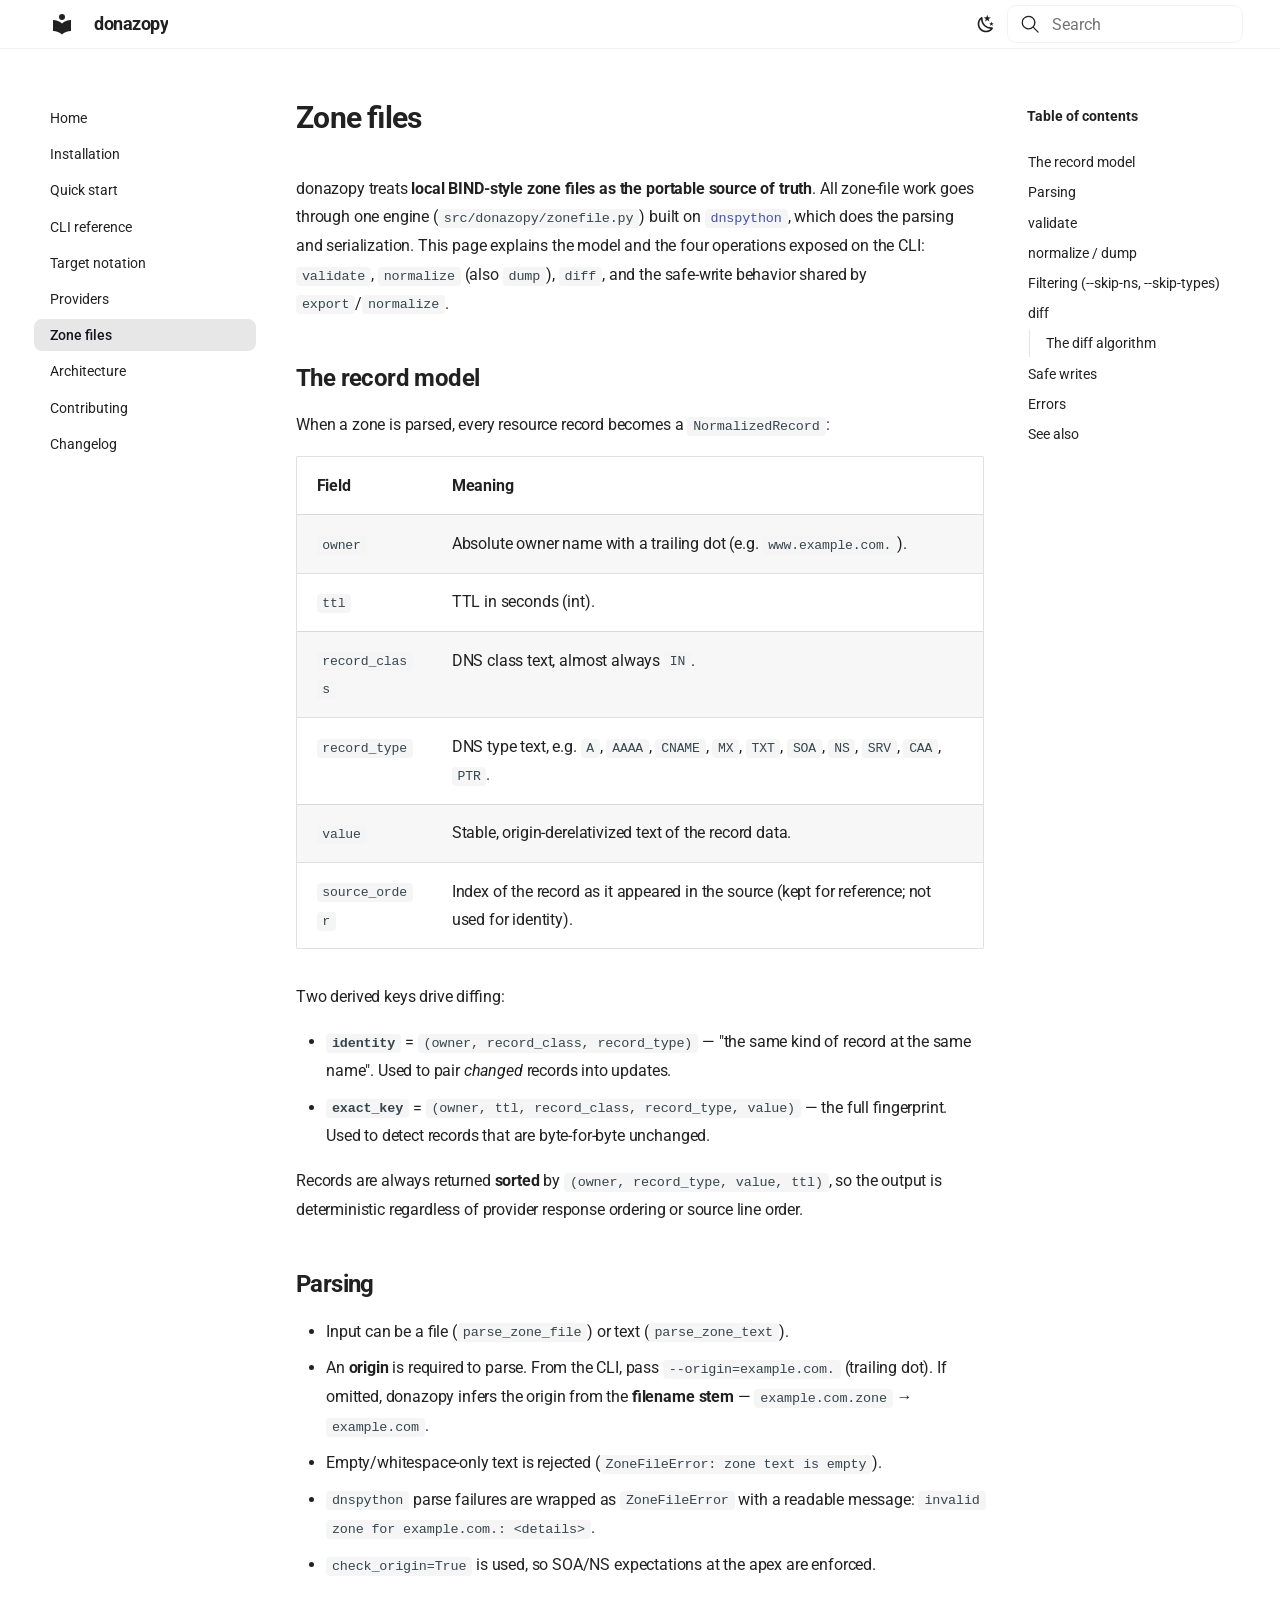
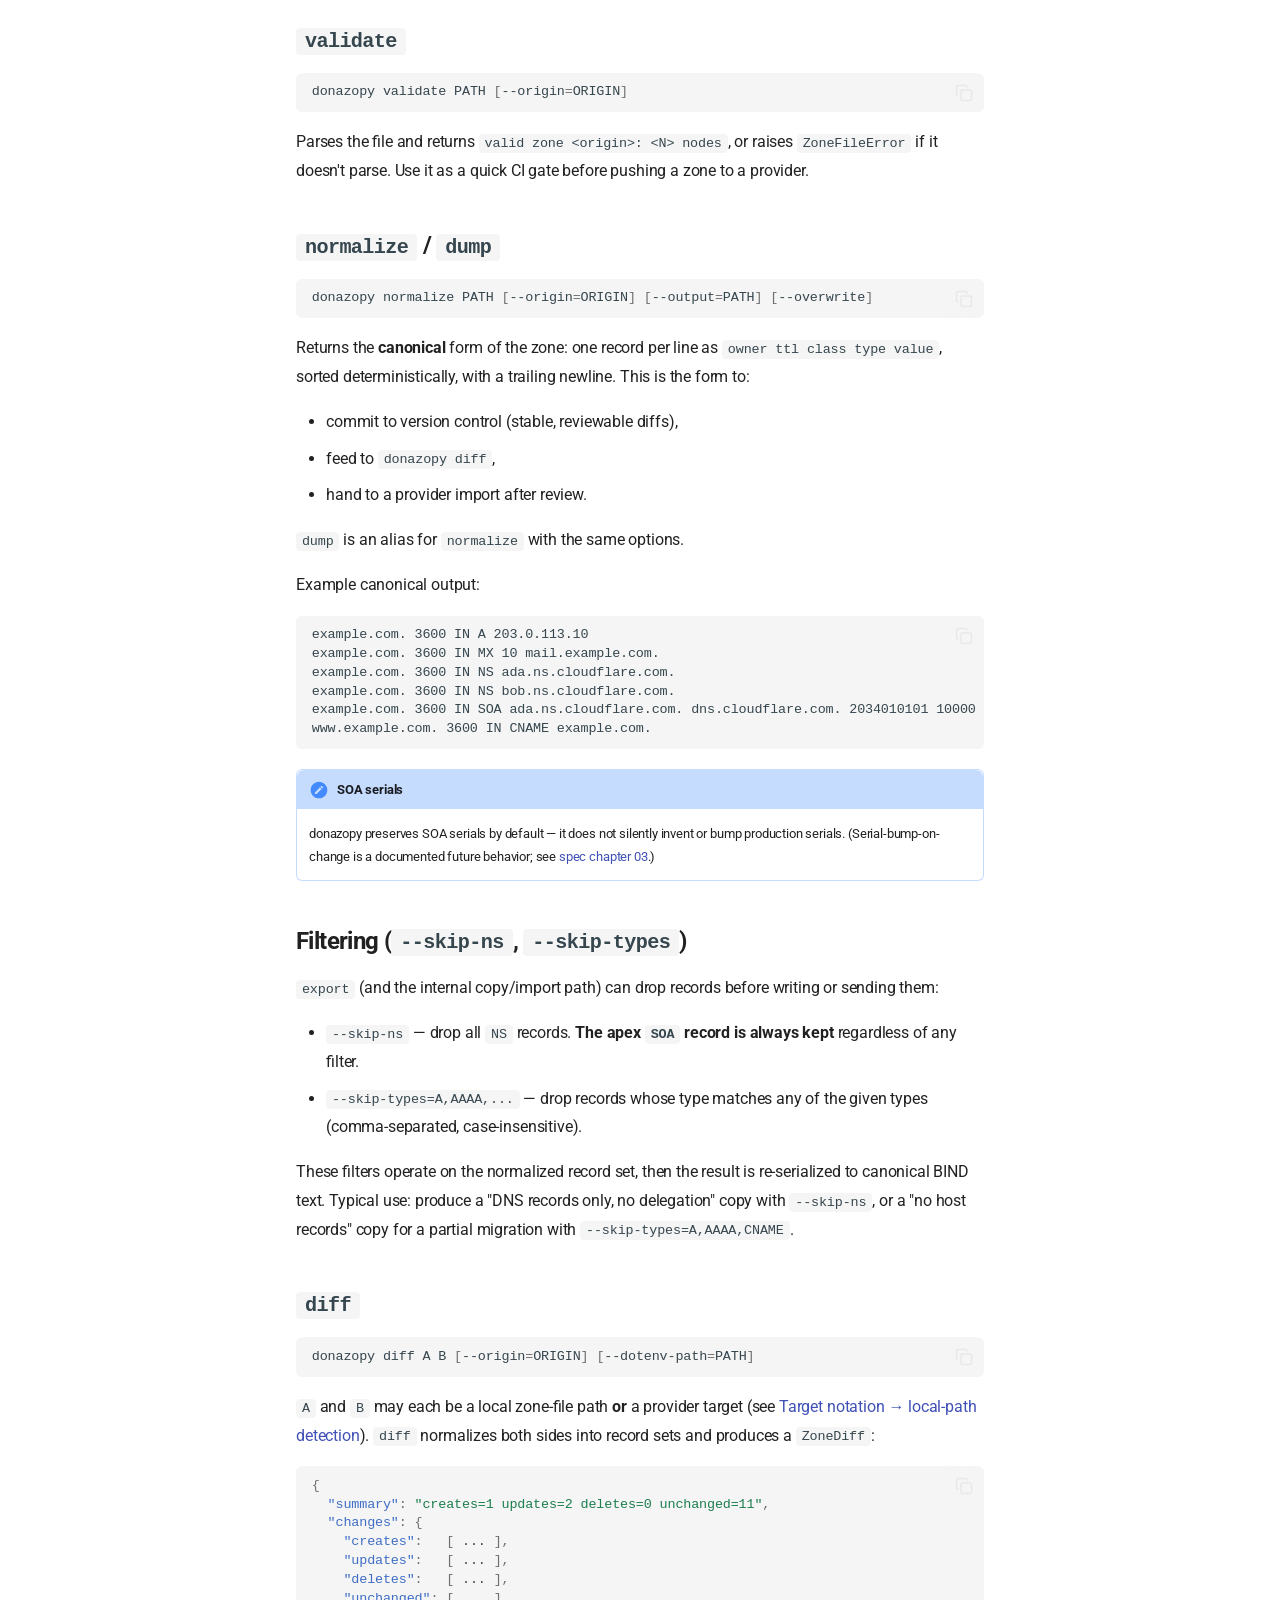
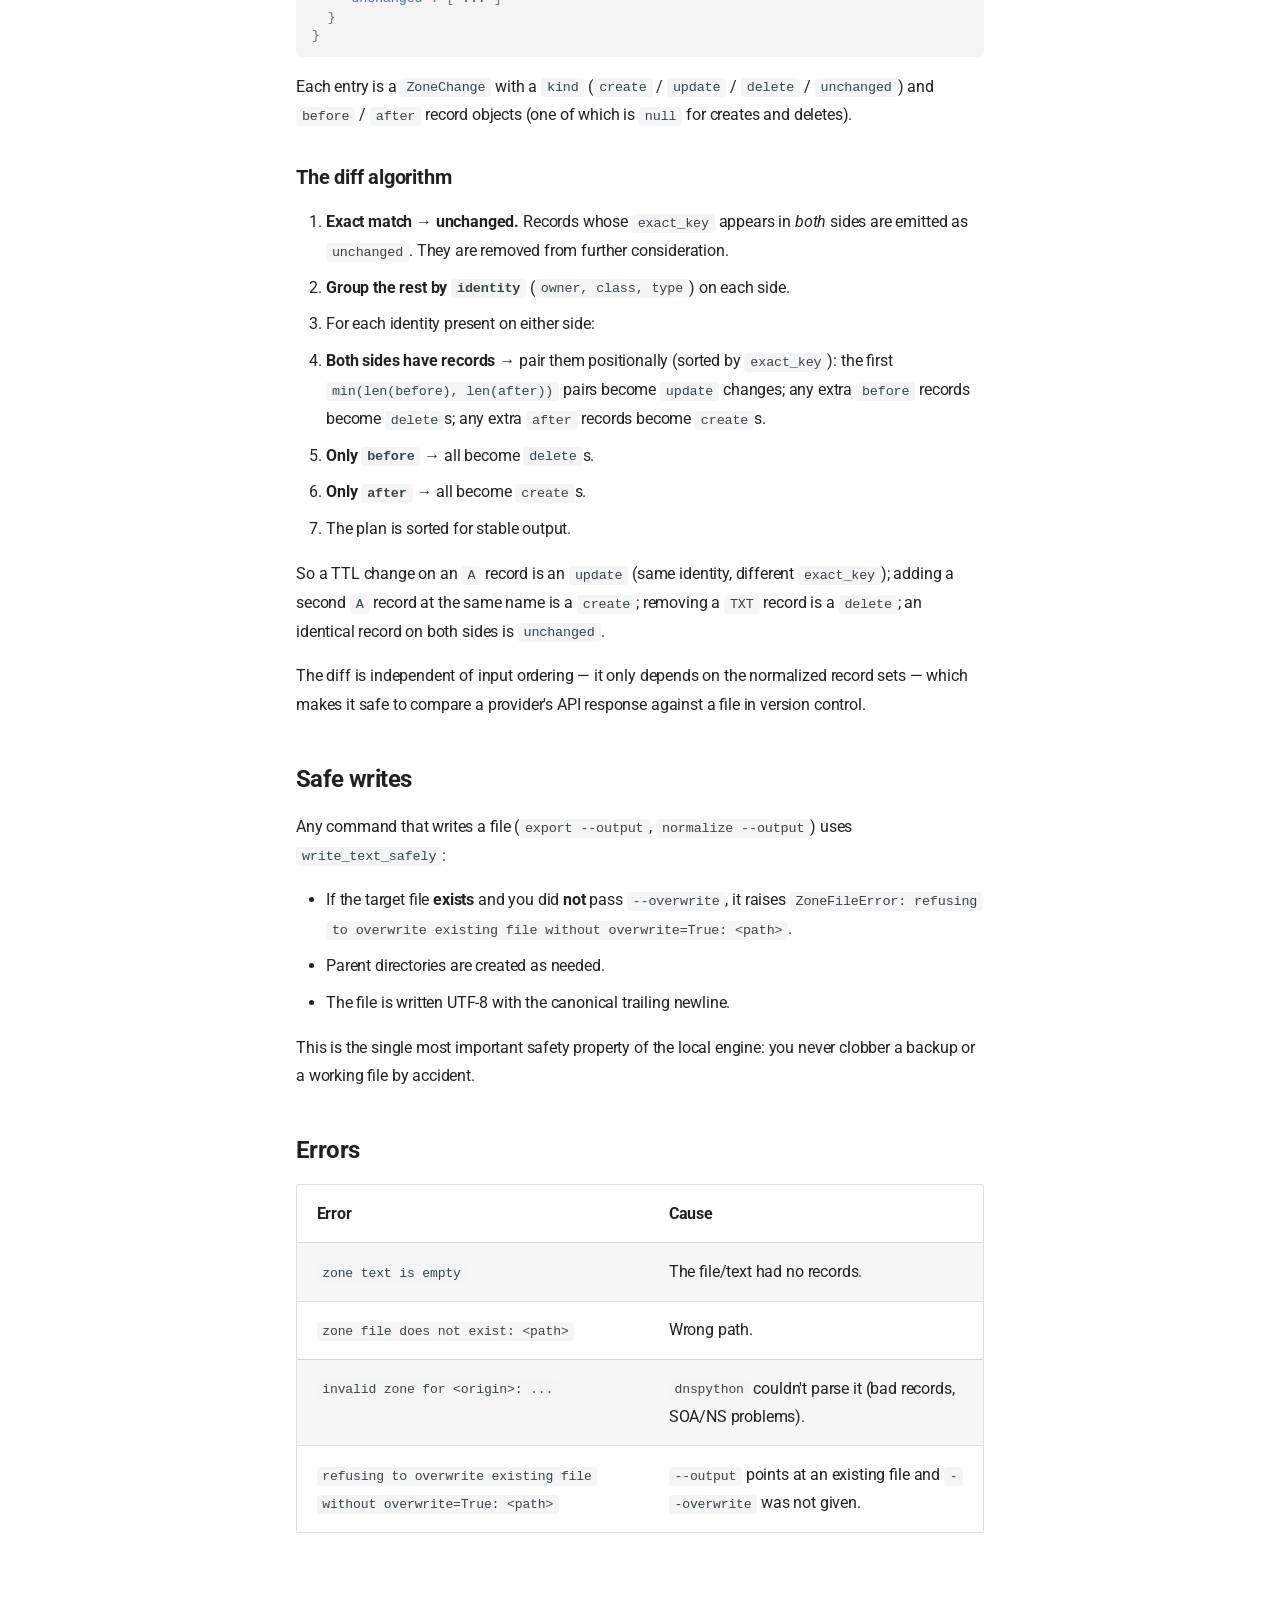
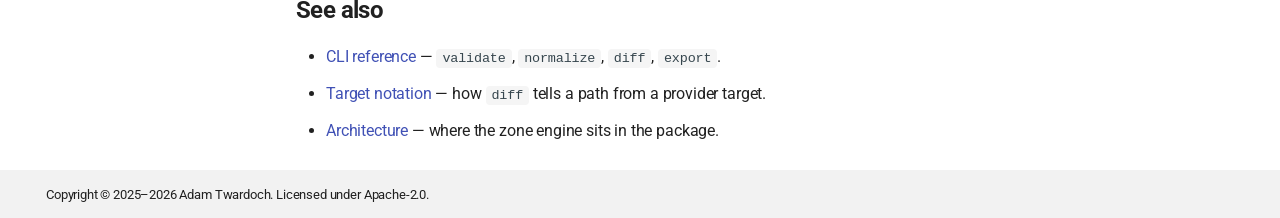
<file: docs/zonefiles/index.html>
<!doctype html>
<html lang="en" class="no-js">
  <head>
    
      <meta charset="utf-8">
      <meta name="viewport" content="width=device-width,initial-scale=1">
      
        <meta name="description" content="A focused Python CLI for local DNS zone-file work and real, tested DNS-provider operations.">
      
      
        <meta name="author" content="Adam Twardoch">
      
      
        <link rel="canonical" href="https://github.com/twardoch/donazopy/zonefiles/">
      
      
        <link rel="prev" href="../providers/">
      
      
        <link rel="next" href="../architecture/">
      
      
        
      
      
      
      
        
        
        
          <link rel="icon" href="../assets/images/favicon.png">
        
      
      <meta name="generator" content="mkdocs-1.6.1, mkdocs-materialx-10.1.5">
    
    
      
        <title>Zone files - donazopy</title>
      
    
    
      <link rel="stylesheet" href="../assets/stylesheets/main.5cda52a2.min.css">
      
        
        <link rel="stylesheet" href="../assets/stylesheets/palette.d7242098.min.css">
      
    
    

    

    
      
    
    
      
        
        
        <link rel="preconnect" href="https://fonts.gstatic.com" crossorigin>
        <link rel="stylesheet" href="https://fonts.googleapis.com/css?family=Roboto:300,300i,400,400i,700,700i%7CRoboto+Mono:400,400i,700,700i&display=fallback">
        <style>:root{--md-text-font:"Roboto";--md-code-font:"Roboto Mono"}</style>
      
    
    
      <link rel="stylesheet" href="../css/extra.css">
    
    <script>__md_scope=new URL("..",location),__md_hash=e=>[...e].reduce(((e,_)=>(e<<5)-e+_.charCodeAt(0)),0),__md_get=(e,_=localStorage,t=__md_scope)=>JSON.parse(_.getItem(t.pathname+"."+e)),__md_set=(e,_,t=localStorage,a=__md_scope)=>{try{t.setItem(a.pathname+"."+e,JSON.stringify(_))}catch(e){}}</script>
    
      

    
    
  </head>
  
  
  
  
    
    
      
    
    
    
    
    <body dir="ltr" data-md-color-scheme="default" data-md-color-primary="black" data-md-color-accent="indigo" data-mx-topbar="glass">
  
    
    <input class="md-toggle" data-md-toggle="drawer" type="checkbox" id="__drawer" autocomplete="off">
    <input class="md-toggle" data-md-toggle="toc" type="checkbox" id="__toc" autocomplete="off">
    <input class="md-toggle" data-md-toggle="search" type="checkbox" id="__search" autocomplete="off">
    <label class="md-overlay" for="__drawer"></label>
    <label class="md-overlay" for="__toc"></label>
    <div data-md-component="skip">
      
        
        <a href="#zone-files" class="md-skip">
          Skip to content
        </a>
      
    </div>
    <div data-md-component="announce">
      
    </div>
    
    
      

  

<header class="md-header md-header--shadow" data-md-component="header">
  <nav class="md-header__inner md-grid" aria-label="Header">
    <a href=".." title="donazopy" class="md-header__button md-logo" aria-label="donazopy" data-md-component="logo">
      
  
  <svg xmlns="http://www.w3.org/2000/svg" viewBox="0 0 24 24"><path d="M12 8a3 3 0 0 0 3-3 3 3 0 0 0-3-3 3 3 0 0 0-3 3 3 3 0 0 0 3 3m0 3.54C9.64 9.35 6.5 8 3 8v11c3.5 0 6.64 1.35 9 3.54 2.36-2.19 5.5-3.54 9-3.54V8c-3.5 0-6.64 1.35-9 3.54"/></svg>

    </a>
    <label class="md-header__button md-icon" for="__drawer">
      
      <svg xmlns="http://www.w3.org/2000/svg" viewBox="0 0 24 24"><path d="M3 6h18v2H3zm0 5h18v2H3zm0 5h18v2H3z"/></svg>
    </label>
    <div class="md-header__title" data-md-component="header-title">
      <div class="md-header__ellipsis">
        <div class="md-header__topic">
          <span class="md-ellipsis">
            donazopy
          </span>
        </div>
        <div class="md-header__topic" data-md-component="header-topic">
          <span class="md-ellipsis">
            
              Zone files
            
          </span>
        </div>
      </div>
    </div>
    
      
        <form class="md-header__option" data-md-component="palette">
  
    
    
    
    <input class="md-option" data-md-color-media="" data-md-color-scheme="default" data-md-color-primary="black" data-md-color-accent="indigo"  aria-label="Switch to dark mode"  type="radio" name="__palette" id="__palette_0">
    
      <label class="md-header__button md-icon" title="Switch to dark mode" for="__palette_1" hidden>
        <svg xmlns="http://www.w3.org/2000/svg" viewBox="0 0 24 24"><path d="m17.75 4.09-2.53 1.94.91 3.06-2.63-1.81-2.63 1.81.91-3.06-2.53-1.94L12.44 4l1.06-3 1.06 3zm3.5 6.91-1.64 1.25.59 1.98-1.7-1.17-1.7 1.17.59-1.98L15.75 11l2.06-.05L18.5 9l.69 1.95zm-2.28 4.95c.83-.08 1.72 1.1 1.19 1.85-.32.45-.66.87-1.08 1.27C15.17 23 8.84 23 4.94 19.07c-3.91-3.9-3.91-10.24 0-14.14.4-.4.82-.76 1.27-1.08.75-.53 1.93.36 1.85 1.19-.27 2.86.69 5.83 2.89 8.02a9.96 9.96 0 0 0 8.02 2.89m-1.64 2.02a12.08 12.08 0 0 1-7.8-3.47c-2.17-2.19-3.33-5-3.49-7.82-2.81 3.14-2.7 7.96.31 10.98 3.02 3.01 7.84 3.12 10.98.31"/></svg>
      </label>
    
  
    
    
    
    <input class="md-option" data-md-color-media="" data-md-color-scheme="slate" data-md-color-primary="black" data-md-color-accent="indigo"  aria-label="Switch to light mode"  type="radio" name="__palette" id="__palette_1">
    
      <label class="md-header__button md-icon" title="Switch to light mode" for="__palette_0" hidden>
        <svg xmlns="http://www.w3.org/2000/svg" viewBox="0 0 24 24"><path d="M12 7a5 5 0 0 1 5 5 5 5 0 0 1-5 5 5 5 0 0 1-5-5 5 5 0 0 1 5-5m0 2a3 3 0 0 0-3 3 3 3 0 0 0 3 3 3 3 0 0 0 3-3 3 3 0 0 0-3-3m0-7 2.39 3.42C13.65 5.15 12.84 5 12 5s-1.65.15-2.39.42zM3.34 7l4.16-.35A7.2 7.2 0 0 0 5.94 8.5c-.44.74-.69 1.5-.83 2.29zm.02 10 1.76-3.77a7.131 7.131 0 0 0 2.38 4.14zM20.65 7l-1.77 3.79a7.02 7.02 0 0 0-2.38-4.15zm-.01 10-4.14.36c.59-.51 1.12-1.14 1.54-1.86.42-.73.69-1.5.83-2.29zM12 22l-2.41-3.44c.74.27 1.55.44 2.41.44.82 0 1.63-.17 2.37-.44z"/></svg>
      </label>
    
  
</form>
      
    
    
      <script>var palette=__md_get("__palette");if(palette&&palette.color){if("(prefers-color-scheme)"===palette.color.media){var media=matchMedia("(prefers-color-scheme: light)"),input=document.querySelector(media.matches?"[data-md-color-media='(prefers-color-scheme: light)']":"[data-md-color-media='(prefers-color-scheme: dark)']");palette.color.media=input.getAttribute("data-md-color-media"),palette.color.scheme=input.getAttribute("data-md-color-scheme"),palette.color.primary=input.getAttribute("data-md-color-primary"),palette.color.accent=input.getAttribute("data-md-color-accent")}for(var[key,value]of Object.entries(palette.color))document.body.setAttribute("data-md-color-"+key,value)}</script>
    
    
    
      
      
        <label class="md-header__button md-icon" for="__search">
          
          <svg xmlns="http://www.w3.org/2000/svg" viewBox="0 0 24 24"><path d="M10.25 2a8.25 8.25 0 0 1 6.34 13.53l5.69 5.69a.749.749 0 0 1-.326 1.275.75.75 0 0 1-.734-.215l-5.69-5.69A8.25 8.25 0 1 1 10.25 2M3.5 10.25a6.75 6.75 0 1 0 13.5 0 6.75 6.75 0 0 0-13.5 0"/></svg>
        </label>
        <div class="md-search" data-md-component="search" role="dialog">
  <label class="md-search__overlay" for="__search"></label>
  <div class="md-search__inner" role="search">
    <form class="md-search__form" name="search">
      <input type="text" class="md-search__input" name="query" aria-label="Search" placeholder="Search" autocapitalize="off" autocorrect="off" autocomplete="off" spellcheck="false" data-md-component="search-query" required>
      <label class="md-search__icon md-icon" for="__search">
        
        <svg xmlns="http://www.w3.org/2000/svg" viewBox="0 0 24 24"><path d="M10.25 2a8.25 8.25 0 0 1 6.34 13.53l5.69 5.69a.749.749 0 0 1-.326 1.275.75.75 0 0 1-.734-.215l-5.69-5.69A8.25 8.25 0 1 1 10.25 2M3.5 10.25a6.75 6.75 0 1 0 13.5 0 6.75 6.75 0 0 0-13.5 0"/></svg>
        
        <svg xmlns="http://www.w3.org/2000/svg" viewBox="0 0 24 24"><path d="M20 11v2H8l5.5 5.5-1.42 1.42L4.16 12l7.92-7.92L13.5 5.5 8 11z"/></svg>
      </label>
      <nav class="md-search__options" aria-label="Search">
        
        <button type="reset" class="md-search__icon md-icon" title="Clear" aria-label="Clear" tabindex="-1">
          
          <svg xmlns="http://www.w3.org/2000/svg" viewBox="0 0 24 24"><path d="M19 6.41 17.59 5 12 10.59 6.41 5 5 6.41 10.59 12 5 17.59 6.41 19 12 13.41 17.59 19 19 17.59 13.41 12z"/></svg>
        </button>
      </nav>
      
    </form>
    <div class="md-search__output">
      <div class="md-search__scrollwrap" tabindex="0">
        <div class="md-search-result" data-md-component="search-result">
          <div class="md-search-result__meta">
            Initializing search
          </div>
          <ol class="md-search-result__list" role="presentation"></ol>
        </div>
      </div>
    </div>
  </div>
</div>
      
    
    
  </nav>
  
</header>
    
    <div class="md-container" data-md-component="container">
      
      
        
          
        
      
      <main class="md-main" data-md-component="main">
        <div class="md-main__inner md-grid">
          
            
              
              <div class="md-sidebar md-sidebar--primary" data-md-component="sidebar" data-md-type="navigation" >
                <div class="md-sidebar__scrollwrap">
                  <div class="md-sidebar__inner">
                    



<nav class="md-nav md-nav--primary" aria-label="Navigation" data-md-level="0">
  <label class="md-nav__title" for="__drawer">
    <a href=".." title="donazopy" class="md-nav__button md-logo" aria-label="donazopy" data-md-component="logo">
      
  
  <svg xmlns="http://www.w3.org/2000/svg" viewBox="0 0 24 24"><path d="M12 8a3 3 0 0 0 3-3 3 3 0 0 0-3-3 3 3 0 0 0-3 3 3 3 0 0 0 3 3m0 3.54C9.64 9.35 6.5 8 3 8v11c3.5 0 6.64 1.35 9 3.54 2.36-2.19 5.5-3.54 9-3.54V8c-3.5 0-6.64 1.35-9 3.54"/></svg>

    </a>
    donazopy
  </label>
  
  <ul class="md-nav__list">
    
      
      
  
  
  
  
    <li class="md-nav__item">
      <a href=".." class="md-nav__link">
        
  
  
  <span class="md-ellipsis">
    
  
    Home
  

    
  </span>
  
  

      </a>
    </li>
  

    
      
      
  
  
  
  
    <li class="md-nav__item">
      <a href="../installation/" class="md-nav__link">
        
  
  
  <span class="md-ellipsis">
    
  
    Installation
  

    
  </span>
  
  

      </a>
    </li>
  

    
      
      
  
  
  
  
    <li class="md-nav__item">
      <a href="../quickstart/" class="md-nav__link">
        
  
  
  <span class="md-ellipsis">
    
  
    Quick start
  

    
  </span>
  
  

      </a>
    </li>
  

    
      
      
  
  
  
  
    <li class="md-nav__item">
      <a href="../cli/" class="md-nav__link">
        
  
  
  <span class="md-ellipsis">
    
  
    CLI reference
  

    
  </span>
  
  

      </a>
    </li>
  

    
      
      
  
  
  
  
    <li class="md-nav__item">
      <a href="../targets/" class="md-nav__link">
        
  
  
  <span class="md-ellipsis">
    
  
    Target notation
  

    
  </span>
  
  

      </a>
    </li>
  

    
      
      
  
  
  
  
    <li class="md-nav__item">
      <a href="../providers/" class="md-nav__link">
        
  
  
  <span class="md-ellipsis">
    
  
    Providers
  

    
  </span>
  
  

      </a>
    </li>
  

    
      
      
  
  
    
  
  
  
    <li class="md-nav__item md-nav__item--active">
      
      <input class="md-nav__toggle md-toggle" type="checkbox" id="__toc">
      
      
        
      
      
        <label class="md-nav__link md-nav__link--active" for="__toc">
          
  
  
  <span class="md-ellipsis">
    
  
    Zone files
  

    
  </span>
  
  

          <span class="md-nav__icon md-icon"></span>
        </label>
      
      <a href="./" class="md-nav__link md-nav__link--active">
        
  
  
  <span class="md-ellipsis">
    
  
    Zone files
  

    
  </span>
  
  

      </a>
      
        

<nav class="md-nav md-nav--secondary" aria-label="Table of contents">
  
  
  
    
  
  
    <label class="md-nav__title" for="__toc">
      <span class="md-nav__icon md-icon"></span>
      Table of contents
    </label>
    <ul class="md-nav__list" data-md-component="toc">
      
        <li class="md-nav__item">
  <a href="#the-record-model" class="md-nav__link">
    <span class="md-ellipsis">
      
        The record model
      
    </span>
  </a>
  
</li>
      
        <li class="md-nav__item">
  <a href="#parsing" class="md-nav__link">
    <span class="md-ellipsis">
      
        Parsing
      
    </span>
  </a>
  
</li>
      
        <li class="md-nav__item">
  <a href="#validate" class="md-nav__link">
    <span class="md-ellipsis">
      
        validate
      
    </span>
  </a>
  
</li>
      
        <li class="md-nav__item">
  <a href="#normalize-dump" class="md-nav__link">
    <span class="md-ellipsis">
      
        normalize / dump
      
    </span>
  </a>
  
</li>
      
        <li class="md-nav__item">
  <a href="#filtering-skip-ns-skip-types" class="md-nav__link">
    <span class="md-ellipsis">
      
        Filtering (--skip-ns, --skip-types)
      
    </span>
  </a>
  
</li>
      
        <li class="md-nav__item">
  <a href="#diff" class="md-nav__link">
    <span class="md-ellipsis">
      
        diff
      
    </span>
  </a>
  
    <nav class="md-nav" aria-label="diff">
      <ul class="md-nav__list">
        
          <li class="md-nav__item">
  <a href="#the-diff-algorithm" class="md-nav__link">
    <span class="md-ellipsis">
      
        The diff algorithm
      
    </span>
  </a>
  
</li>
        
      </ul>
    </nav>
  
</li>
      
        <li class="md-nav__item">
  <a href="#safe-writes" class="md-nav__link">
    <span class="md-ellipsis">
      
        Safe writes
      
    </span>
  </a>
  
</li>
      
        <li class="md-nav__item">
  <a href="#errors" class="md-nav__link">
    <span class="md-ellipsis">
      
        Errors
      
    </span>
  </a>
  
</li>
      
        <li class="md-nav__item">
  <a href="#see-also" class="md-nav__link">
    <span class="md-ellipsis">
      
        See also
      
    </span>
  </a>
  
</li>
      
    </ul>
  
</nav>
      
    </li>
  

    
      
      
  
  
  
  
    <li class="md-nav__item">
      <a href="../architecture/" class="md-nav__link">
        
  
  
  <span class="md-ellipsis">
    
  
    Architecture
  

    
  </span>
  
  

      </a>
    </li>
  

    
      
      
  
  
  
  
    <li class="md-nav__item">
      <a href="../contributing/" class="md-nav__link">
        
  
  
  <span class="md-ellipsis">
    
  
    Contributing
  

    
  </span>
  
  

      </a>
    </li>
  

    
      
      
  
  
  
  
    <li class="md-nav__item">
      <a href="../changelog/" class="md-nav__link">
        
  
  
  <span class="md-ellipsis">
    
  
    Changelog
  

    
  </span>
  
  

      </a>
    </li>
  

    
  </ul>
</nav>
                  </div>
                </div>
              </div>
            
            
              
              <div class="md-sidebar md-sidebar--secondary" data-md-component="sidebar" data-md-type="toc" >
                <div class="md-sidebar__scrollwrap">
                  <div class="md-sidebar__inner">
                    

<nav class="md-nav md-nav--secondary" aria-label="Table of contents">
  
  
  
    
  
  
    <label class="md-nav__title" for="__toc">
      <span class="md-nav__icon md-icon"></span>
      Table of contents
    </label>
    <ul class="md-nav__list" data-md-component="toc">
      
        <li class="md-nav__item">
  <a href="#the-record-model" class="md-nav__link">
    <span class="md-ellipsis">
      
        The record model
      
    </span>
  </a>
  
</li>
      
        <li class="md-nav__item">
  <a href="#parsing" class="md-nav__link">
    <span class="md-ellipsis">
      
        Parsing
      
    </span>
  </a>
  
</li>
      
        <li class="md-nav__item">
  <a href="#validate" class="md-nav__link">
    <span class="md-ellipsis">
      
        validate
      
    </span>
  </a>
  
</li>
      
        <li class="md-nav__item">
  <a href="#normalize-dump" class="md-nav__link">
    <span class="md-ellipsis">
      
        normalize / dump
      
    </span>
  </a>
  
</li>
      
        <li class="md-nav__item">
  <a href="#filtering-skip-ns-skip-types" class="md-nav__link">
    <span class="md-ellipsis">
      
        Filtering (--skip-ns, --skip-types)
      
    </span>
  </a>
  
</li>
      
        <li class="md-nav__item">
  <a href="#diff" class="md-nav__link">
    <span class="md-ellipsis">
      
        diff
      
    </span>
  </a>
  
    <nav class="md-nav" aria-label="diff">
      <ul class="md-nav__list">
        
          <li class="md-nav__item">
  <a href="#the-diff-algorithm" class="md-nav__link">
    <span class="md-ellipsis">
      
        The diff algorithm
      
    </span>
  </a>
  
</li>
        
      </ul>
    </nav>
  
</li>
      
        <li class="md-nav__item">
  <a href="#safe-writes" class="md-nav__link">
    <span class="md-ellipsis">
      
        Safe writes
      
    </span>
  </a>
  
</li>
      
        <li class="md-nav__item">
  <a href="#errors" class="md-nav__link">
    <span class="md-ellipsis">
      
        Errors
      
    </span>
  </a>
  
</li>
      
        <li class="md-nav__item">
  <a href="#see-also" class="md-nav__link">
    <span class="md-ellipsis">
      
        See also
      
    </span>
  </a>
  
</li>
      
    </ul>
  
</nav>
                  </div>
                </div>
              </div>
            
          
          
            <div class="md-content" data-md-component="content">
              
              <article class="md-content__inner md-typeset">
                
                  

<h1 id="zone-files">Zone files<a class="headerlink" href="#zone-files" title="Permanent link">&para;</a></h1>
<p>donazopy treats <strong>local BIND-style zone files as the portable source of truth</strong>.
All zone-file work goes through one engine (<code>src/donazopy/zonefile.py</code>) built on
<a href="https://www.dnspython.org/"><code>dnspython</code></a>, which does the parsing and
serialization. This page explains the model and the four operations exposed on
the CLI: <code>validate</code>, <code>normalize</code> (also <code>dump</code>), <code>diff</code>, and the safe-write
behavior shared by <code>export</code>/<code>normalize</code>.</p>
<h2 id="the-record-model">The record model<a class="headerlink" href="#the-record-model" title="Permanent link">&para;</a></h2>
<p>When a zone is parsed, every resource record becomes a <code>NormalizedRecord</code>:</p>
<table>
<thead>
<tr>
<th>Field</th>
<th>Meaning</th>
</tr>
</thead>
<tbody>
<tr>
<td><code>owner</code></td>
<td>Absolute owner name with a trailing dot (e.g. <code>www.example.com.</code>).</td>
</tr>
<tr>
<td><code>ttl</code></td>
<td>TTL in seconds (int).</td>
</tr>
<tr>
<td><code>record_class</code></td>
<td>DNS class text, almost always <code>IN</code>.</td>
</tr>
<tr>
<td><code>record_type</code></td>
<td>DNS type text, e.g. <code>A</code>, <code>AAAA</code>, <code>CNAME</code>, <code>MX</code>, <code>TXT</code>, <code>SOA</code>, <code>NS</code>, <code>SRV</code>, <code>CAA</code>, <code>PTR</code>.</td>
</tr>
<tr>
<td><code>value</code></td>
<td>Stable, origin-derelativized text of the record data.</td>
</tr>
<tr>
<td><code>source_order</code></td>
<td>Index of the record as it appeared in the source (kept for reference; not used for identity).</td>
</tr>
</tbody>
</table>
<p>Two derived keys drive diffing:</p>
<ul>
<li><strong><code>identity</code></strong> = <code>(owner, record_class, record_type)</code> — "the same kind of
  record at the same name". Used to pair <em>changed</em> records into updates.</li>
<li><strong><code>exact_key</code></strong> = <code>(owner, ttl, record_class, record_type, value)</code> — the full
  fingerprint. Used to detect records that are byte-for-byte unchanged.</li>
</ul>
<p>Records are always returned <strong>sorted</strong> by <code>(owner, record_type, value, ttl)</code>, so
the output is deterministic regardless of provider response ordering or source
line order.</p>
<h2 id="parsing">Parsing<a class="headerlink" href="#parsing" title="Permanent link">&para;</a></h2>
<ul>
<li>Input can be a file (<code>parse_zone_file</code>) or text (<code>parse_zone_text</code>).</li>
<li>An <strong>origin</strong> is required to parse. From the CLI, pass <code>--origin=example.com.</code>
  (trailing dot). If omitted, donazopy infers the origin from the <strong>filename
  stem</strong> — <code>example.com.zone</code> → <code>example.com</code>.</li>
<li>Empty/whitespace-only text is rejected (<code>ZoneFileError: zone text is empty</code>).</li>
<li><code>dnspython</code> parse failures are wrapped as <code>ZoneFileError</code> with a readable
  message: <code>invalid zone for example.com.: &lt;details&gt;</code>.</li>
<li><code>check_origin=True</code> is used, so SOA/NS expectations at the apex are enforced.</li>
</ul>
<h2 id="validate"><code>validate</code><a class="headerlink" href="#validate" title="Permanent link">&para;</a></h2>
<div class="language-bash highlight"><pre><span></span><code><span id="__span-0-1"><a id="__codelineno-0-1" name="__codelineno-0-1" href="#__codelineno-0-1"></a>donazopy<span class="w"> </span>validate<span class="w"> </span>PATH<span class="w"> </span><span class="o">[</span>--origin<span class="o">=</span>ORIGIN<span class="o">]</span>
</span></code></pre></div>
<p>Parses the file and returns <code>valid zone &lt;origin&gt;: &lt;N&gt; nodes</code>, or raises
<code>ZoneFileError</code> if it doesn't parse. Use it as a quick CI gate before pushing a
zone to a provider.</p>
<h2 id="normalize-dump"><code>normalize</code> / <code>dump</code><a class="headerlink" href="#normalize-dump" title="Permanent link">&para;</a></h2>
<div class="language-bash highlight"><pre><span></span><code><span id="__span-1-1"><a id="__codelineno-1-1" name="__codelineno-1-1" href="#__codelineno-1-1"></a>donazopy<span class="w"> </span>normalize<span class="w"> </span>PATH<span class="w"> </span><span class="o">[</span>--origin<span class="o">=</span>ORIGIN<span class="o">]</span><span class="w"> </span><span class="o">[</span>--output<span class="o">=</span>PATH<span class="o">]</span><span class="w"> </span><span class="o">[</span>--overwrite<span class="o">]</span>
</span></code></pre></div>
<p>Returns the <strong>canonical</strong> form of the zone: one record per line as
<code>owner ttl class type value</code>, sorted deterministically, with a trailing newline.
This is the form to:</p>
<ul>
<li>commit to version control (stable, reviewable diffs),</li>
<li>feed to <code>donazopy diff</code>,</li>
<li>hand to a provider import after review.</li>
</ul>
<p><code>dump</code> is an alias for <code>normalize</code> with the same options.</p>
<p>Example canonical output:</p>
<div class="language-text highlight"><pre><span></span><code><span id="__span-2-1"><a id="__codelineno-2-1" name="__codelineno-2-1" href="#__codelineno-2-1"></a>example.com. 3600 IN A 203.0.113.10
</span><span id="__span-2-2"><a id="__codelineno-2-2" name="__codelineno-2-2" href="#__codelineno-2-2"></a>example.com. 3600 IN MX 10 mail.example.com.
</span><span id="__span-2-3"><a id="__codelineno-2-3" name="__codelineno-2-3" href="#__codelineno-2-3"></a>example.com. 3600 IN NS ada.ns.cloudflare.com.
</span><span id="__span-2-4"><a id="__codelineno-2-4" name="__codelineno-2-4" href="#__codelineno-2-4"></a>example.com. 3600 IN NS bob.ns.cloudflare.com.
</span><span id="__span-2-5"><a id="__codelineno-2-5" name="__codelineno-2-5" href="#__codelineno-2-5"></a>example.com. 3600 IN SOA ada.ns.cloudflare.com. dns.cloudflare.com. 2034010101 10000 2400 604800 3600
</span><span id="__span-2-6"><a id="__codelineno-2-6" name="__codelineno-2-6" href="#__codelineno-2-6"></a>www.example.com. 3600 IN CNAME example.com.
</span></code></pre></div>
<div class="admonition note">
<p class="admonition-title">SOA serials</p>
<p>donazopy preserves SOA serials by default — it does not silently invent or
bump production serials. (Serial-bump-on-change is a documented future
behavior; see <a href="../architecture/#specification-chapters">spec chapter 03</a>.)</p>
</div>
<h2 id="filtering-skip-ns-skip-types">Filtering (<code>--skip-ns</code>, <code>--skip-types</code>)<a class="headerlink" href="#filtering-skip-ns-skip-types" title="Permanent link">&para;</a></h2>
<p><code>export</code> (and the internal copy/import path) can drop records before writing or
sending them:</p>
<ul>
<li><code>--skip-ns</code> — drop all <code>NS</code> records. <strong>The apex <code>SOA</code> record is always kept</strong>
  regardless of any filter.</li>
<li><code>--skip-types=A,AAAA,...</code> — drop records whose type matches any of the given
  types (comma-separated, case-insensitive).</li>
</ul>
<p>These filters operate on the normalized record set, then the result is
re-serialized to canonical BIND text. Typical use: produce a "DNS records only,
no delegation" copy with <code>--skip-ns</code>, or a "no host records" copy for a partial
migration with <code>--skip-types=A,AAAA,CNAME</code>.</p>
<h2 id="diff"><code>diff</code><a class="headerlink" href="#diff" title="Permanent link">&para;</a></h2>
<div class="language-bash highlight"><pre><span></span><code><span id="__span-3-1"><a id="__codelineno-3-1" name="__codelineno-3-1" href="#__codelineno-3-1"></a>donazopy<span class="w"> </span>diff<span class="w"> </span>A<span class="w"> </span>B<span class="w"> </span><span class="o">[</span>--origin<span class="o">=</span>ORIGIN<span class="o">]</span><span class="w"> </span><span class="o">[</span>--dotenv-path<span class="o">=</span>PATH<span class="o">]</span>
</span></code></pre></div>
<p><code>A</code> and <code>B</code> may each be a local zone-file path <strong>or</strong> a provider target (see
<a href="../targets/#local-path-detection">Target notation → local-path detection</a>).
<code>diff</code> normalizes both sides into record sets and produces a <code>ZoneDiff</code>:</p>
<div class="language-json highlight"><pre><span></span><code><span id="__span-4-1"><a id="__codelineno-4-1" name="__codelineno-4-1" href="#__codelineno-4-1"></a><span class="p">{</span>
</span><span id="__span-4-2"><a id="__codelineno-4-2" name="__codelineno-4-2" href="#__codelineno-4-2"></a><span class="w">  </span><span class="nt">&quot;summary&quot;</span><span class="p">:</span><span class="w"> </span><span class="s2">&quot;creates=1 updates=2 deletes=0 unchanged=11&quot;</span><span class="p">,</span>
</span><span id="__span-4-3"><a id="__codelineno-4-3" name="__codelineno-4-3" href="#__codelineno-4-3"></a><span class="w">  </span><span class="nt">&quot;changes&quot;</span><span class="p">:</span><span class="w"> </span><span class="p">{</span>
</span><span id="__span-4-4"><a id="__codelineno-4-4" name="__codelineno-4-4" href="#__codelineno-4-4"></a><span class="w">    </span><span class="nt">&quot;creates&quot;</span><span class="p">:</span><span class="w">   </span><span class="p">[</span><span class="w"> </span><span class="err">...</span><span class="w"> </span><span class="p">],</span>
</span><span id="__span-4-5"><a id="__codelineno-4-5" name="__codelineno-4-5" href="#__codelineno-4-5"></a><span class="w">    </span><span class="nt">&quot;updates&quot;</span><span class="p">:</span><span class="w">   </span><span class="p">[</span><span class="w"> </span><span class="err">...</span><span class="w"> </span><span class="p">],</span>
</span><span id="__span-4-6"><a id="__codelineno-4-6" name="__codelineno-4-6" href="#__codelineno-4-6"></a><span class="w">    </span><span class="nt">&quot;deletes&quot;</span><span class="p">:</span><span class="w">   </span><span class="p">[</span><span class="w"> </span><span class="err">...</span><span class="w"> </span><span class="p">],</span>
</span><span id="__span-4-7"><a id="__codelineno-4-7" name="__codelineno-4-7" href="#__codelineno-4-7"></a><span class="w">    </span><span class="nt">&quot;unchanged&quot;</span><span class="p">:</span><span class="w"> </span><span class="p">[</span><span class="w"> </span><span class="err">...</span><span class="w"> </span><span class="p">]</span>
</span><span id="__span-4-8"><a id="__codelineno-4-8" name="__codelineno-4-8" href="#__codelineno-4-8"></a><span class="w">  </span><span class="p">}</span>
</span><span id="__span-4-9"><a id="__codelineno-4-9" name="__codelineno-4-9" href="#__codelineno-4-9"></a><span class="p">}</span>
</span></code></pre></div>
<p>Each entry is a <code>ZoneChange</code> with a <code>kind</code> (<code>create</code> / <code>update</code> / <code>delete</code> /
<code>unchanged</code>) and <code>before</code> / <code>after</code> record objects (one of which is <code>null</code> for
creates and deletes).</p>
<h3 id="the-diff-algorithm">The diff algorithm<a class="headerlink" href="#the-diff-algorithm" title="Permanent link">&para;</a></h3>
<ol>
<li><strong>Exact match → unchanged.</strong> Records whose <code>exact_key</code> appears in <em>both</em> sides
   are emitted as <code>unchanged</code>. They are removed from further consideration.</li>
<li><strong>Group the rest by <code>identity</code></strong> (<code>owner, class, type</code>) on each side.</li>
<li>For each identity present on either side:</li>
<li><strong>Both sides have records</strong> → pair them positionally (sorted by
     <code>exact_key</code>): the first <code>min(len(before), len(after))</code> pairs become
     <code>update</code> changes; any extra <code>before</code> records become <code>delete</code>s; any extra
     <code>after</code> records become <code>create</code>s.</li>
<li><strong>Only <code>before</code></strong> → all become <code>delete</code>s.</li>
<li><strong>Only <code>after</code></strong> → all become <code>create</code>s.</li>
<li>The plan is sorted for stable output.</li>
</ol>
<p>So a TTL change on an <code>A</code> record is an <code>update</code> (same identity, different
<code>exact_key</code>); adding a second <code>A</code> record at the same name is a <code>create</code>; removing
a <code>TXT</code> record is a <code>delete</code>; an identical record on both sides is <code>unchanged</code>.</p>
<p>The diff is independent of input ordering — it only depends on the normalized
record sets — which makes it safe to compare a provider's API response against a
file in version control.</p>
<h2 id="safe-writes">Safe writes<a class="headerlink" href="#safe-writes" title="Permanent link">&para;</a></h2>
<p>Any command that writes a file (<code>export --output</code>, <code>normalize --output</code>) uses
<code>write_text_safely</code>:</p>
<ul>
<li>If the target file <strong>exists</strong> and you did <strong>not</strong> pass <code>--overwrite</code>, it
  raises <code>ZoneFileError: refusing to overwrite existing file without
  overwrite=True: &lt;path&gt;</code>.</li>
<li>Parent directories are created as needed.</li>
<li>The file is written UTF-8 with the canonical trailing newline.</li>
</ul>
<p>This is the single most important safety property of the local engine: you never
clobber a backup or a working file by accident.</p>
<h2 id="errors">Errors<a class="headerlink" href="#errors" title="Permanent link">&para;</a></h2>
<table>
<thead>
<tr>
<th>Error</th>
<th>Cause</th>
</tr>
</thead>
<tbody>
<tr>
<td><code>zone text is empty</code></td>
<td>The file/text had no records.</td>
</tr>
<tr>
<td><code>zone file does not exist: &lt;path&gt;</code></td>
<td>Wrong path.</td>
</tr>
<tr>
<td><code>invalid zone for &lt;origin&gt;: ...</code></td>
<td><code>dnspython</code> couldn't parse it (bad records, SOA/NS problems).</td>
</tr>
<tr>
<td><code>refusing to overwrite existing file without overwrite=True: &lt;path&gt;</code></td>
<td><code>--output</code> points at an existing file and <code>--overwrite</code> was not given.</td>
</tr>
</tbody>
</table>
<h2 id="see-also">See also<a class="headerlink" href="#see-also" title="Permanent link">&para;</a></h2>
<ul>
<li><a href="../cli/">CLI reference</a> — <code>validate</code>, <code>normalize</code>, <code>diff</code>, <code>export</code>.</li>
<li><a href="../targets/">Target notation</a> — how <code>diff</code> tells a path from a provider target.</li>
<li><a href="../architecture/">Architecture</a> — where the zone engine sits in the package.</li>
</ul>







                
              </article>
            </div>
          
          
<script>var target=document.getElementById(location.hash.slice(1));target&&target.name&&(target.checked=target.name.startsWith("__tabbed_"))</script>
        </div>
          <div class="md-top" data-md-component="top" hidden>
  <div class="md-top__center">
    <button type="button" class="md-top__button md-top__button--main" data-md-action="top">
      
      <svg xmlns="http://www.w3.org/2000/svg" viewBox="0 0 24 24"><path d="M13 20h-2V8l-5.5 5.5-1.42-1.42L12 4.16l7.92 7.92-1.42 1.42L13 8z"/></svg>
      <span>Back to top</span>
    </button>
    
      
      
      <label class="md-top__button md-top__side md-top__side--nav" for="__drawer" >
        <svg xmlns="http://www.w3.org/2000/svg" fill="none" stroke="currentColor" stroke-linecap="round" stroke-linejoin="round" stroke-width="2" class="lucide lucide-panel-left" viewBox="0 0 24 24"><rect width="18" height="18" x="3" y="3" rx="2"/><path d="M9 3v18"/></svg>
      </label>
    
    
      
      
      <label class="md-top__button md-top__side md-top__side--toc" for="__toc" >
        <svg xmlns="http://www.w3.org/2000/svg" fill="none" stroke="currentColor" stroke-linecap="round" stroke-linejoin="round" stroke-width="2" class="lucide lucide-panel-right" viewBox="0 0 24 24"><rect width="18" height="18" x="3" y="3" rx="2"/><path d="M15 3v18"/></svg>
      </label>
    
  </div>
</div>
      </main>
      
        <footer class="md-footer">
  
  <div class="md-footer-meta md-typeset">
    <div class="md-footer-meta__inner md-grid">
      <div class="md-copyright">
  
    <div class="md-copyright__highlight">
      Copyright © 2025–2026 Adam Twardoch. Licensed under Apache-2.0.
    </div>
  
  
</div>
      
    </div>
  </div>
</footer>
      
    </div>
    <div class="md-dialog" data-md-component="dialog">
      <div class="md-dialog__inner md-typeset"></div>
    </div>
    
    
    
      
      
      <script id="__config" type="application/json">{"annotate": null, "base": "..", "features": ["navigation.top", "navigation.sections", "toc.follow", "content.code.copy", "content.code.annotate"], "search": "../assets/javascripts/workers/search.2c215733.min.js", "tags": null, "translations": {"clipboard.copied": "Copied to clipboard", "clipboard.copy": "Copy to clipboard", "code.download": "Download", "code.select": "Toggle line selection", "search.result.more.one": "1 more on this page", "search.result.more.other": "# more on this page", "search.result.none": "No matching documents", "search.result.one": "1 matching document", "search.result.other": "# matching documents", "search.result.placeholder": "Type to start searching", "search.result.term.missing": "Missing", "select.version": "Select version"}, "version": null}</script>
    
    
      <script src="../assets/javascripts/bundle.1a8646e9.min.js"></script>
      
    
  </body>
</html>
</file>
<file: docs/css/extra.css>
/* this_file: src_docs/md/css/extra.css */
/* Small typography and code-block tweaks for the donazopy docs. */

:root {
  --md-code-font: ui-monospace, SFMono-Regular, Menlo, Consolas, "Liberation Mono", monospace;
}

.md-typeset pre > code {
  border-radius: 6px;
}

.md-typeset code {
  font-size: 0.84em;
}

.md-typeset table:not([class]) {
  font-size: 0.78rem;
}

.md-typeset .admonition,
.md-typeset details {
  border-radius: 6px;
}

/* Slightly tighter heading rhythm for a docs site. */
.md-typeset h2 {
  margin-top: 1.8em;
}
</file>
<file: docs/assets/stylesheets/main.5cda52a2.min.css>
@charset "UTF-8";html{-webkit-text-size-adjust:none;-moz-text-size-adjust:none;text-size-adjust:none;box-sizing:border-box}*,:after,:before{box-sizing:inherit}@media (prefers-reduced-motion){*,:after,:before{transition:none!important}}body{margin:0}a,button,input,label{-webkit-tap-highlight-color:transparent}a{color:inherit;text-decoration:none}hr{border:0;box-sizing:initial;display:block;height:.05rem;overflow:visible;padding:0}small{font-size:80%}sub,sup{line-height:1em}img{border-style:none}table{border-collapse:initial;border-spacing:0}td,th{font-weight:400;vertical-align:top}button{background:#0000;border:0;font-family:inherit;font-size:inherit;margin:0;padding:0}input{border:0;outline:none}:root{--md-primary-fg-color:#4051b5;--md-primary-fg-color--transparent:#4051b51a;--md-primary-fg-color--light:#5d6cc0;--md-primary-fg-color--dark:#303fa1;--md-primary-bg-color:#fff;--md-primary-bg-color--light:#ffffffb3;--md-accent-fg-color:#526cfe;--md-accent-fg-color--transparent:#526cfe1a;--md-accent-bg-color:#fff;--md-accent-bg-color--light:#ffffffb3}[data-md-color-scheme]{--mx-topbar-bg:var(--md-default-bg-color--light);--mx-topbar-fg:var(--md-default-fg-color);--mx-topbar-fg-muted:var(--md-default-fg-color--light);--mx-topbar-backdrop-filter:blur(px2rem(8px));--mx-tabs-active-underline:var(--md-default-fg-color);--mx-search-outline:var(--md-default-fg-color--lightest);--mx-search-hover-bg:#0003}[data-mx-topbar=primary]{--mx-topbar-bg:var(--md-primary-fg-color);--mx-topbar-fg:var(--md-primary-bg-color);--mx-topbar-fg-muted:var(--mx-topbar-fg);--mx-topbar-backdrop-filter:none;--mx-tabs-active-underline:#0000;--mx-search-outline:var(--mx-topbar-fg);--mx-search-hover-bg:var(--mx-topbar-fg)}@supports (color:color-mix(in srgb,black,white)){[data-mx-topbar=primary]{--mx-topbar-bg:color-mix(in srgb,var(--md-primary-fg-color) 80%,var(--md-default-bg-color));--mx-topbar-fg-muted:color-mix(in srgb,var(--mx-topbar-fg) 72%,#0000);--mx-search-outline:color-mix(in srgb,var(--mx-topbar-fg) 22%,#0000);--mx-search-hover-bg:color-mix(in srgb,var(--mx-topbar-fg) 16%,#0000)}}[data-mx-topbar=accent]{--mx-topbar-bg:var(--md-accent-fg-color);--mx-topbar-fg:var(--md-accent-bg-color);--mx-topbar-fg-muted:var(--mx-topbar-fg);--mx-topbar-backdrop-filter:none;--mx-tabs-active-underline:#0000;--mx-search-outline:var(--mx-topbar-fg);--mx-search-hover-bg:var(--mx-topbar-fg)}@supports (color:color-mix(in srgb,black,white)){[data-mx-topbar=accent]{--mx-topbar-bg:color-mix(in srgb,var(--md-accent-fg-color) 80%,var(--md-default-bg-color));--mx-topbar-fg-muted:color-mix(in srgb,var(--mx-topbar-fg) 72%,#0000);--mx-search-outline:color-mix(in srgb,var(--mx-topbar-fg) 22%,#0000);--mx-search-hover-bg:color-mix(in srgb,var(--mx-topbar-fg) 16%,#0000)}}[data-md-color-scheme=default]{color-scheme:light}[data-md-color-scheme=default] img[src$="#gh-dark-mode-only"],[data-md-color-scheme=default] img[src$="#only-dark"]{display:none}:root,[data-md-color-scheme=default]{--md-hue:225deg;--md-default-fg-color:#000000de;--md-default-fg-color--light:#0000008c;--md-default-fg-color--lighter:#00000052;--md-default-fg-color--lightest:#0000000d;--md-default-bg-color:#fff;--md-default-bg-color--light:#ffffffb3;--md-default-bg-color--lighter:#ffffff4d;--md-default-bg-color--lightest:#ffffff1f;--md-default-fg-color--quote:#0000001a;--md-code-fg-color:#36464e;--md-code-bg-color:#f5f5f5;--md-code-bg-color--light:#f5f5f5b3;--md-code-bg-color--lighter:#f5f5f54d;--md-code-hl-color:#4287ff;--md-code-hl-color--light:#4287ff1a;--md-code-hl-number-color:#d52a2a;--md-code-hl-special-color:#db1457;--md-code-hl-function-color:#a846b9;--md-code-hl-constant-color:#6e59d9;--md-code-hl-keyword-color:#3f6ec6;--md-code-hl-string-color:#1c7d4d;--md-code-hl-name-color:var(--md-code-fg-color);--md-code-hl-operator-color:var(--md-default-fg-color--light);--md-code-hl-punctuation-color:var(--md-default-fg-color--light);--md-code-hl-comment-color:var(--md-default-fg-color--light);--md-code-hl-generic-color:var(--md-default-fg-color--light);--md-code-hl-variable-color:var(--md-default-fg-color--light);--md-typeset-color:var(--md-default-fg-color);--md-typeset-a-color:var(--md-primary-fg-color);--md-typeset-del-color:#f5503d26;--md-typeset-ins-color:#0bd57026;--md-typeset-kbd-color:#fafafa;--md-typeset-kbd-accent-color:#fff;--md-typeset-kbd-border-color:#b8b8b8;--md-typeset-mark-color:#ffff0080;--md-typeset-table-color:#0000001f;--md-typeset-table-color--light:#0000000f;--md-typeset-table-row-color:#00000008;--md-admonition-fg-color:var(--md-default-fg-color);--md-admonition-bg-color:var(--md-default-bg-color);--md-warning-fg-color:#000000de;--md-warning-bg-color:#ff9;--md-shadow-z1:0 0.1rem 0.3rem #0000000d,0 0 0.05rem #0003;--md-shadow-z2:0 0.2rem 0.5rem #0000001a,0 0 0.05rem #00000040;--md-shadow-z3:0 0.2rem 0.5rem #0003,0 0 0.05rem #00000059;--color-foreground:0 0 0;--color-background:255 255 255;--color-background-subtle:240 240 240;--color-backdrop:255 255 255}.md-icon svg{fill:currentcolor;display:block;height:1.2rem;width:1.2rem}.md-icon svg.lucide{fill:#0000;stroke:currentcolor}body{-webkit-font-smoothing:antialiased;-moz-osx-font-smoothing:grayscale;--md-text-font-family:var(--md-text-font,_),-apple-system,BlinkMacSystemFont,Helvetica,Arial,sans-serif;--md-code-font-family:var(--md-code-font,_),SFMono-Regular,Consolas,Menlo,monospace}aside,body,input{font-feature-settings:"kern","liga";color:var(--md-typeset-color);font-family:var(--md-text-font-family)}code,kbd,pre{font-feature-settings:"kern";font-family:var(--md-code-font-family)}:root{--md-typeset-table-sort-icon:url('data:image/svg+xml;charset=utf-8,<svg xmlns="http://www.w3.org/2000/svg" viewBox="0 0 24 24"><path d="m18 21-4-4h3V7h-3l4-4 4 4h-3v10h3M2 19v-2h10v2M2 13v-2h7v2M2 7V5h4v2z"/></svg>');--md-typeset-table-sort-icon--asc:url('data:image/svg+xml;charset=utf-8,<svg xmlns="http://www.w3.org/2000/svg" viewBox="0 0 24 24"><path d="M19 17h3l-4 4-4-4h3V3h2M2 17h10v2H2M6 5v2H2V5m0 6h7v2H2z"/></svg>');--md-typeset-table-sort-icon--desc:url('data:image/svg+xml;charset=utf-8,<svg xmlns="http://www.w3.org/2000/svg" viewBox="0 0 24 24"><path d="M19 7h3l-4-4-4 4h3v14h2M2 17h10v2H2M6 5v2H2V5m0 6h7v2H2z"/></svg>');--md-typeset-preview-icon:url('data:image/svg+xml;charset=utf-8,<svg xmlns="http://www.w3.org/2000/svg" viewBox="0 0 24 24"><path d="M11 1.07C7.05 1.56 4 4.92 4 9h7m-7 6a8 8 0 0 0 8 8 8 8 0 0 0 8-8v-4H4m9-9.93V9h7c0-4.08-3.06-7.44-7-7.93"/></svg>')}.md-typeset{-webkit-print-color-adjust:exact;color-adjust:exact;font-size:.8rem;letter-spacing:-.01em;line-height:1.8;overflow-wrap:break-word}@media print{.md-typeset{font-size:.68rem}}.md-typeset blockquote,.md-typeset dl,.md-typeset figure,.md-typeset ol,.md-typeset pre,.md-typeset ul{margin-bottom:1em;margin-top:1em}.md-typeset h1{color:var(--md-default-fg-color);font-size:1.875em;line-height:1.3;margin:0 0 1.25em}.md-typeset h1,.md-typeset h2{font-weight:700;letter-spacing:-.025em}.md-typeset h2{font-size:1.5em;line-height:1.4;margin:1.6em 0 .64em}.md-typeset h3{font-size:1.25em;font-weight:700;letter-spacing:-.01em;line-height:1.5;margin:1.6em 0 .8em}.md-typeset h2+h3{margin-top:.8em}.md-typeset h4{font-weight:700;letter-spacing:-.01em;margin:1em 0}.md-typeset h5,.md-typeset h6{color:var(--md-default-fg-color--light);font-size:.8em;font-weight:700;letter-spacing:-.01em;margin:1.25em 0}.md-typeset h5{text-transform:uppercase}.md-typeset h5 code{text-transform:none}.md-typeset hr{border-bottom:.05rem solid var(--md-default-fg-color--lightest);display:flow-root;margin:1.5em 0}.md-typeset a{color:var(--md-typeset-a-color);word-break:break-word}.md-typeset a,.md-typeset a:before{transition:color 125ms}.md-typeset a:focus,.md-typeset a:hover{color:var(--md-accent-fg-color);text-decoration:underline}.md-typeset a:focus code,.md-typeset a:hover code{background-color:var(--md-accent-fg-color--transparent);color:var(--md-accent-fg-color)}.md-typeset a code{color:var(--md-typeset-a-color)}.md-typeset a.focus-visible{outline-color:var(--md-accent-fg-color);outline-offset:.2rem}.md-typeset code,.md-typeset kbd,.md-typeset pre{color:var(--md-code-fg-color);direction:ltr;font-variant-ligatures:none;transition:background-color 125ms}@media print{.md-typeset code,.md-typeset kbd,.md-typeset pre{white-space:pre-wrap}}.md-typeset code{background-color:var(--md-code-bg-color);border-radius:.2rem;-webkit-box-decoration-break:clone;box-decoration-break:clone;font-size:.85em;line-height:1.4;padding:2px .4411764706em;transition:color 125ms,background-color 125ms;vertical-align:.02em;word-break:break-word}.md-typeset code:not(.focus-visible){-webkit-tap-highlight-color:transparent;outline:none}.md-typeset pre{display:flow-root;line-height:1.4;position:relative}.md-typeset pre>code{border-radius:.4rem;-webkit-box-decoration-break:slice;box-decoration-break:slice;box-shadow:none;display:block;margin:0;outline-color:var(--md-accent-fg-color);overflow:auto;padding:.7720588235em 1.1764705882em;scrollbar-color:var(--md-default-fg-color--lighter) #0000;scrollbar-width:thin;touch-action:auto;word-break:normal}.md-typeset pre>code:hover{scrollbar-color:var(--md-accent-fg-color) #0000}.md-typeset pre>code::-webkit-scrollbar{height:.2rem;width:.2rem}.md-typeset pre>code::-webkit-scrollbar-thumb{background-color:var(--md-default-fg-color--lighter)}.md-typeset pre>code::-webkit-scrollbar-thumb:hover{background-color:var(--md-accent-fg-color)}.md-typeset kbd{border-radius:.2rem;box-shadow:0 0 0 .05rem var(--md-typeset-kbd-border-color),0 .15rem 0 var(--md-typeset-kbd-border-color);color:var(--md-default-fg-color);display:inline-block;font-size:.75em;padding:0 .6666666667em;vertical-align:text-top;word-break:break-word}.md-typeset mark{background-color:var(--md-typeset-mark-color);-webkit-box-decoration-break:clone;box-decoration-break:clone;color:inherit;word-break:break-word}.md-typeset abbr{border-bottom:.05rem dotted var(--md-default-fg-color--light);cursor:help;text-decoration:none}.md-typeset [data-preview]{position:relative}[dir=ltr] .md-typeset [data-preview]:after{margin-left:.125em}[dir=rtl] .md-typeset [data-preview]:after{margin-right:.125em}.md-typeset [data-preview]:after{background-color:currentcolor;content:"";display:inline-block;height:.8em;-webkit-mask-image:var(--md-typeset-preview-icon);mask-image:var(--md-typeset-preview-icon);-webkit-mask-repeat:no-repeat;mask-repeat:no-repeat;-webkit-mask-size:contain;mask-size:contain;transition:background-color 125ms;vertical-align:text-top;width:.8em}.md-typeset small{opacity:.75}[dir=ltr] .md-typeset sub,[dir=ltr] .md-typeset sup{margin-left:.078125em}[dir=rtl] .md-typeset sub,[dir=rtl] .md-typeset sup{margin-right:.078125em}[dir=ltr] .md-typeset blockquote{padding-left:.6rem}[dir=rtl] .md-typeset blockquote{padding-right:.6rem}[dir=ltr] .md-typeset blockquote{border-left:.2rem solid var(--md-default-fg-color--quote)}[dir=rtl] .md-typeset blockquote{border-right:.2rem solid var(--md-default-fg-color--quote)}.md-typeset blockquote{color:var(--md-default-fg-color--light);font-size:.7rem;margin-left:0;margin-right:0}.md-typeset ul{list-style-type:disc}.md-typeset ul[type]{list-style-type:revert-layer}[dir=ltr] .md-typeset ol,[dir=ltr] .md-typeset ul{margin-left:.625em}[dir=rtl] .md-typeset ol,[dir=rtl] .md-typeset ul{margin-right:.625em}.md-typeset ol,.md-typeset ul{padding:0}.md-typeset ol:not([hidden]),.md-typeset ul:not([hidden]){display:flow-root}.md-typeset ol ol,.md-typeset ul ol{list-style-type:lower-alpha}.md-typeset ol ol ol,.md-typeset ul ol ol{list-style-type:lower-roman}.md-typeset ol ol ol ol,.md-typeset ul ol ol ol{list-style-type:upper-alpha}.md-typeset ol ol ol ol ol,.md-typeset ul ol ol ol ol{list-style-type:upper-roman}.md-typeset ol[type],.md-typeset ul[type]{list-style-type:revert-layer}[dir=ltr] .md-typeset ol li,[dir=ltr] .md-typeset ul li{margin-left:1.25em}[dir=rtl] .md-typeset ol li,[dir=rtl] .md-typeset ul li{margin-right:1.25em}.md-typeset ol li,.md-typeset ul li{margin-bottom:.5em}.md-typeset ol li blockquote,.md-typeset ol li p,.md-typeset ul li blockquote,.md-typeset ul li p{margin:.5em 0}.md-typeset ol li:last-child,.md-typeset ul li:last-child{margin-bottom:0}[dir=ltr] .md-typeset ol li ol,[dir=ltr] .md-typeset ol li ul,[dir=ltr] .md-typeset ul li ol,[dir=ltr] .md-typeset ul li ul{margin-left:.625em}[dir=rtl] .md-typeset ol li ol,[dir=rtl] .md-typeset ol li ul,[dir=rtl] .md-typeset ul li ol,[dir=rtl] .md-typeset ul li ul{margin-right:.625em}.md-typeset ol li ol,.md-typeset ol li ul,.md-typeset ul li ol,.md-typeset ul li ul{margin-bottom:.5em;margin-top:.5em}[dir=ltr] .md-typeset dd{margin-left:1.875em}[dir=rtl] .md-typeset dd{margin-right:1.875em}.md-typeset dd{margin-bottom:1.5em;margin-top:1em}.md-typeset img,.md-typeset svg,.md-typeset video{height:auto;max-width:100%}.md-typeset img[align=left]{margin:1em 1em 1em 0}.md-typeset img[align=right]{margin:1em 0 1em 1em}.md-typeset img[align]:only-child{margin-top:0}.md-typeset figure{display:flow-root;margin:1em auto;max-width:100%;text-align:center;width:fit-content}.md-typeset figure img{display:block;margin:0 auto}.md-typeset figcaption{font-style:italic;margin:1em auto;max-width:24rem}.md-typeset iframe{max-width:100%}.md-typeset table:not([class]){background-color:var(--md-default-bg-color);border:.05rem solid var(--md-typeset-table-color);border-radius:.1rem;display:inline-block;font-size:.64rem;max-width:100%;overflow:auto;touch-action:auto}@media print{.md-typeset table:not([class]){display:table}}.md-typeset table:not([class])+*{margin-top:1.5em}.md-typeset table:not([class]) td>:first-child,.md-typeset table:not([class]) th>:first-child{margin-top:0}.md-typeset table:not([class]) td>:last-child,.md-typeset table:not([class]) th>:last-child{margin-bottom:0}.md-typeset table:not([class]) td:not([align]),.md-typeset table:not([class]) th:not([align]){text-align:left}[dir=rtl] .md-typeset table:not([class]) td:not([align]),[dir=rtl] .md-typeset table:not([class]) th:not([align]){text-align:right}.md-typeset table:not([class]) th{font-weight:700;min-width:5rem;padding:.9375em 1.25em;vertical-align:top}.md-typeset table:not([class]) td{border-top:.05rem solid var(--md-typeset-table-color);padding:.9375em 1.25em;vertical-align:top}.md-typeset table:not([class]) tbody tr{transition:background-color 125ms}.md-typeset table:not([class]) tbody tr:nth-of-type(odd){background-color:var(--md-typeset-table-row-color)}.md-typeset table:not([class]) tbody tr:hover{background-color:var(--md-typeset-table-color--light);box-shadow:0 .05rem 0 var(--md-default-bg-color) inset}.md-typeset table:not([class]) a{word-break:normal}.md-typeset table th[role=columnheader]{cursor:pointer}[dir=ltr] .md-typeset table th[role=columnheader]:after{margin-left:.5em}[dir=rtl] .md-typeset table th[role=columnheader]:after{margin-right:.5em}.md-typeset table th[role=columnheader]:after{content:"";display:inline-block;height:1.2em;-webkit-mask-image:var(--md-typeset-table-sort-icon);mask-image:var(--md-typeset-table-sort-icon);-webkit-mask-repeat:no-repeat;mask-repeat:no-repeat;-webkit-mask-size:contain;mask-size:contain;transition:background-color 125ms;vertical-align:text-bottom;width:1.2em}.md-typeset table th[role=columnheader]:hover:after{background-color:var(--md-default-fg-color--lighter)}.md-typeset table th[role=columnheader][aria-sort=ascending]:after{background-color:var(--md-default-fg-color--light);-webkit-mask-image:var(--md-typeset-table-sort-icon--asc);mask-image:var(--md-typeset-table-sort-icon--asc)}.md-typeset table th[role=columnheader][aria-sort=descending]:after{background-color:var(--md-default-fg-color--light);-webkit-mask-image:var(--md-typeset-table-sort-icon--desc);mask-image:var(--md-typeset-table-sort-icon--desc)}.md-typeset__scrollwrap{margin:1em -.8rem;overflow-x:auto;touch-action:auto}.md-typeset__table{display:inline-block;margin-bottom:.5em;padding:0 .8rem}@media print{.md-typeset__table{display:block}}html .md-typeset__table table{display:table;margin:0;overflow:hidden;width:100%}@media screen and (max-width:44.984375em){.md-content__inner>pre{margin:1em -.8rem}.md-content__inner>pre code{border-radius:0}}.md-typeset .md-author{border-radius:100%;display:block;flex-shrink:0;height:1.6rem;overflow:hidden;position:relative;transition:color 125ms,transform 125ms;width:1.6rem}.md-typeset .md-author img{display:block}.md-typeset .md-author--more{background:var(--md-default-fg-color--lightest);color:var(--md-default-fg-color--lighter);font-size:.6rem;font-weight:700;line-height:1.6rem;text-align:center}.md-typeset .md-author--long{height:2.4rem;width:2.4rem}.md-typeset a.md-author{transform:scale(1)}.md-typeset a.md-author img{border-radius:100%;filter:grayscale(100%) opacity(75%);transition:filter 125ms}.md-typeset a.md-author:focus,.md-typeset a.md-author:hover{transform:scale(1.1);z-index:1}.md-typeset a.md-author:focus img,.md-typeset a.md-author:hover img{filter:grayscale(0)}.md-banner{background-color:var(--md-accent-fg-color--transparent);color:var(--md-default-fg-color);overflow:auto}@media print{.md-banner{display:none}}.md-banner--warning{background-color:var(--md-warning-bg-color);color:var(--md-warning-fg-color)}.md-banner__inner{font-size:.7rem;margin:.6rem auto;padding:0 .8rem}[dir=ltr] .md-banner__button{float:right}[dir=rtl] .md-banner__button{float:left}.md-banner__button{color:inherit;cursor:pointer;transition:opacity .25s}.no-js .md-banner__button{display:none}.md-banner__button:hover{opacity:.7}html{font-size:125%;height:100%;overflow-x:hidden}@media screen and (min-width:100em){html{font-size:137.5%}}@media screen and (min-width:125em){html{font-size:150%}}body{background-color:var(--md-default-bg-color);display:flex;flex-direction:column;font-size:.5rem;min-height:100dvh;position:relative;width:100%}@media print{body{display:block}}@media screen and (max-width:59.984375em){body[data-md-scrolllock]{position:fixed}}@media (hover:none) and (pointer:coarse){.md-search__scrollwrap,.md-sidebar__scrollwrap{overscroll-behavior:contain}}.md-grid{margin-left:auto;margin-right:auto;max-width:61rem}.md-container{display:flex;flex-direction:column;flex-grow:1}@media print{.md-container{display:block}}.md-main{flex-grow:1}.md-main__inner{display:flex;height:100%;margin-top:1.5rem}.md-ellipsis{overflow:hidden;text-overflow:ellipsis}.md-toggle{display:none}.md-option{height:0;opacity:0;position:absolute;width:0}.md-option:checked+label:not([hidden]){display:block}.md-option.focus-visible+label{outline-color:var(--md-accent-fg-color);outline-style:auto}.md-skip{background-color:var(--md-default-fg-color);border-radius:.1rem;color:var(--md-default-bg-color);font-size:.64rem;margin:.5rem;opacity:0;outline-color:var(--md-accent-fg-color);padding:.3rem .5rem;position:fixed;transform:translateY(.4rem);z-index:-1}.md-skip:focus{opacity:1;transform:translateY(0);transition:transform .25s cubic-bezier(.4,0,.2,1),opacity 175ms 75ms;z-index:10}@page{margin:25mm}:root{--md-clipboard-icon:url('data:image/svg+xml;charset=utf-8,<svg xmlns="http://www.w3.org/2000/svg" viewBox="0 0 24 24"><path d="M19 21H8V7h11m0-2H8a2 2 0 0 0-2 2v14a2 2 0 0 0 2 2h11a2 2 0 0 0 2-2V7a2 2 0 0 0-2-2m-3-4H4a2 2 0 0 0-2 2v14h2V3h12z"/></svg>')}.md-clipboard{border-radius:.4rem;color:var(--md-default-fg-color--lightest);cursor:pointer;height:1.5em;outline-color:var(--md-accent-fg-color);outline-offset:.1rem;transition:color .25s;width:1.5em;z-index:1}@media print{.md-clipboard{display:none}}.md-clipboard:not(.focus-visible){-webkit-tap-highlight-color:transparent;outline:none}:hover>.md-clipboard{color:var(--md-default-fg-color--light)}.md-clipboard:focus,.md-clipboard:hover{color:var(--md-accent-fg-color)}.md-clipboard:after{background-color:currentcolor;content:"";display:block;height:1.125em;margin:0 auto;-webkit-mask-image:var(--md-clipboard-icon);mask-image:var(--md-clipboard-icon);-webkit-mask-position:center;mask-position:center;-webkit-mask-repeat:no-repeat;mask-repeat:no-repeat;-webkit-mask-size:contain;mask-size:contain;width:1.125em}.md-clipboard--inline{cursor:pointer}.md-clipboard--inline code{transition:color .25s,background-color .25s}.md-clipboard--inline:focus code,.md-clipboard--inline:hover code{background-color:var(--md-accent-fg-color--transparent);color:var(--md-accent-fg-color)}:root{--md-code-select-icon:url('data:image/svg+xml;charset=utf-8,<svg xmlns="http://www.w3.org/2000/svg" fill="none" stroke="currentColor" stroke-linecap="round" stroke-linejoin="round" stroke-width="2" class="lucide lucide-focus" viewBox="0 0 24 24"><circle cx="12" cy="12" r="3"/><path d="M3 7V5a2 2 0 0 1 2-2h2m10 0h2a2 2 0 0 1 2 2v2m0 10v2a2 2 0 0 1-2 2h-2M7 21H5a2 2 0 0 1-2-2v-2"/></svg>');--md-code-copy-icon:url('data:image/svg+xml;charset=utf-8,<svg xmlns="http://www.w3.org/2000/svg" fill="none" stroke="currentColor" stroke-linecap="round" stroke-linejoin="round" stroke-width="2" class="lucide lucide-copy" viewBox="0 0 24 24"><rect width="14" height="14" x="8" y="8" rx="2" ry="2"/><path d="M4 16c-1.1 0-2-.9-2-2V4c0-1.1.9-2 2-2h10c1.1 0 2 .9 2 2"/></svg>');--md-code-download-icon:url('data:image/svg+xml;charset=utf-8,<svg xmlns="http://www.w3.org/2000/svg" fill="none" stroke="currentColor" stroke-linecap="round" stroke-linejoin="round" stroke-width="2" class="lucide lucide-download" viewBox="0 0 24 24"><path d="M12 15V3m9 12v4a2 2 0 0 1-2 2H5a2 2 0 0 1-2-2v-4"/><path d="m7 10 5 5 5-5"/></svg>')}.md-typeset .md-code__content{display:grid;line-height:1.4}.md-code__nav{background-color:var(--md-code-bg-color--lighter);border-radius:.4rem;display:flex;gap:.2rem;padding:.2rem;position:absolute;right:.25em;top:.25em;transition:background-color .25s;z-index:1}:hover>.md-code__nav{background-color:var(--md-code-bg-color--light)}.md-code__button{color:var(--md-default-fg-color--lightest);cursor:pointer;display:block;height:1.5em;outline-color:var(--md-accent-fg-color);outline-offset:.1rem;transition:color .25s;width:1.5em}:hover>*>.md-code__button{color:var(--md-default-fg-color--light)}.md-code__button.focus-visible,.md-code__button:hover{color:var(--md-accent-fg-color)}.md-code__button--active{color:var(--md-default-fg-color)!important}.md-code__button:after{background-color:currentcolor;content:"";display:block;height:1.125em;margin:0 auto;-webkit-mask-position:center;mask-position:center;-webkit-mask-repeat:no-repeat;mask-repeat:no-repeat;-webkit-mask-size:contain;mask-size:contain;width:1.125em}.md-code__button[data-md-type=select]:after{-webkit-mask-image:var(--md-code-select-icon);mask-image:var(--md-code-select-icon)}.md-code__button[data-md-type=copy]:after{-webkit-mask-image:var(--md-code-copy-icon);mask-image:var(--md-code-copy-icon)}.md-code__button[data-md-type=download]:after{-webkit-mask-image:var(--md-code-download-icon);mask-image:var(--md-code-download-icon)}@keyframes consent{0%{opacity:0;transform:translateY(100%)}to{opacity:1;transform:translateY(0)}}@keyframes overlay{0%{opacity:0}to{opacity:1}}.md-consent__overlay{animation:overlay .35s both;-webkit-backdrop-filter:blur(.2rem);backdrop-filter:blur(.2rem);background-color:var(--md-default-bg-color--light);height:100%;opacity:1;position:fixed;top:0;width:100%;z-index:5}.md-consent__inner{bottom:0;display:flex;justify-content:center;max-height:100%;padding:0;position:fixed;width:100%;z-index:5}.md-consent__form{animation:consent .5s cubic-bezier(.1,.7,.1,1) both;background-color:var(--md-default-bg-color);border:0;border-radius:.8rem;box-shadow:var(--md-shadow-z3);margin:.4rem;overflow:auto;padding-left:1.2rem;padding-right:1.2rem}.md-consent__settings{display:none;margin:1em 0}input:checked+.md-consent__settings{display:block}.md-consent__controls{line-height:1.2;margin-bottom:.8rem}.md-typeset .md-consent__controls .md-button{display:inline}@media screen and (max-width:44.984375em){.md-typeset .md-consent__controls .md-button{display:block;margin-top:.4rem;text-align:center;width:100%}}.md-consent label{cursor:pointer}.md-content{flex-grow:1;min-width:0}.md-content__inner{margin:0 .8rem 1.2rem;padding-top:.6rem}@media screen and (min-width:76.25em){[dir=ltr] .md-sidebar--primary:not([hidden])~.md-content>.md-content__inner{margin-left:1.2rem}[dir=ltr] .md-sidebar--secondary:not([hidden])~.md-content>.md-content__inner,[dir=rtl] .md-sidebar--primary:not([hidden])~.md-content>.md-content__inner{margin-right:1.2rem}[dir=rtl] .md-sidebar--secondary:not([hidden])~.md-content>.md-content__inner{margin-left:1.2rem}}.md-content__inner:before{content:"";display:block;height:.4rem}.md-content__inner>:last-child{margin-bottom:0}[dir=ltr] .md-content__button{float:right}[dir=rtl] .md-content__button{float:left}[dir=ltr] .md-content__button{margin-left:.4rem}[dir=rtl] .md-content__button{margin-right:.4rem}.md-content__button{background-color:var(--md-default-fg-color--lightest);border-radius:.4rem;display:flex;margin-top:.2rem;padding:.3rem}@media print{.md-content__button{display:none}}.md-typeset .md-content__button{color:var(--md-default-fg-color);transition:color .25s,background-color .25s}.md-typeset .md-content__button svg{opacity:.5;transition:opacity .25s}.md-typeset .md-content__button:focus,.md-typeset .md-content__button:hover{background-color:var(--md-accent-fg-color--transparent);color:var(--md-accent-fg-color)}.md-typeset .md-content__button:focus svg,.md-typeset .md-content__button:hover svg{opacity:1}.md-content__button svg{height:.9rem;width:.9rem}[dir=rtl] .md-content__button svg{transform:scaleX(-1)}.md-content__button svg.lucide{fill:#0000;stroke:currentcolor}[dir=ltr] .md-dialog{right:.8rem}[dir=rtl] .md-dialog{left:.8rem}.md-dialog{background-color:var(--md-accent-fg-color);border-radius:.4rem;bottom:.8rem;box-shadow:var(--md-shadow-z3);min-width:11.1rem;opacity:0;padding:.4rem 1.2rem;pointer-events:none;position:fixed;transform:translateY(100%);transition:transform 0ms .4s,opacity .4s;z-index:4}@media print{.md-dialog{display:none}}.md-dialog--active{opacity:1;pointer-events:auto;transform:translateY(0);transition:transform .4s cubic-bezier(.075,.85,.175,1),opacity .4s}.md-dialog__inner{color:var(--md-default-bg-color);font-size:.7rem}.md-feedback{margin:2em 0 1em;text-align:center}.md-feedback fieldset{border:none;margin:0;padding:0}.md-feedback__title{font-weight:700;margin:1em auto}.md-feedback__inner{position:relative}.md-feedback__list{display:flex;flex-wrap:wrap;place-content:baseline center;position:relative}.md-feedback__list:hover .md-icon:not(:disabled){color:var(--md-default-fg-color--lighter)}:disabled .md-feedback__list{min-height:1.8rem}.md-feedback__icon{color:var(--md-default-fg-color--light);cursor:pointer;flex-shrink:0;margin:0 .1rem;transition:color 125ms}.md-feedback__icon:not(:disabled).md-icon:hover{color:var(--md-accent-fg-color)}.md-feedback__icon:disabled{color:var(--md-default-fg-color--lightest);pointer-events:none}.md-feedback__note{opacity:0;position:relative;transform:translateY(.4rem);transition:transform .4s cubic-bezier(.1,.7,.1,1),opacity .15s}.md-feedback__note>*{margin:0 auto;max-width:16rem}:disabled .md-feedback__note{opacity:1;transform:translateY(0)}@media print{.md-feedback{display:none}}.md-footer{background-color:var(--md-default-bg-color);border-top:.05rem solid var(--md-default-fg-color--lightest);color:var(--md-default-fg-color)}@media print{.md-footer{display:none}}.md-footer__inner{justify-content:space-between;overflow:auto;padding:.2rem}.md-footer__inner:not([hidden]){display:flex}.md-footer__link{align-items:end;display:flex;flex-grow:0.01;margin-bottom:.4rem;margin-top:1rem;max-width:100%;outline-color:var(--md-accent-fg-color);overflow:hidden;transition:opacity .25s}.md-footer__link:focus,.md-footer__link:hover{opacity:.7}[dir=rtl] .md-footer__link svg{transform:scaleX(-1)}@media screen and (max-width:44.984375em){.md-footer__link--prev{flex-shrink:0}.md-footer__link--prev .md-footer__title{display:none}}[dir=ltr] .md-footer__link--next{margin-left:auto}[dir=rtl] .md-footer__link--next{margin-right:auto}.md-footer__link--next{text-align:right}[dir=rtl] .md-footer__link--next{text-align:left}.md-footer__title{flex-grow:1;font-size:.8rem;margin-bottom:.7rem;max-width:calc(100% - 2.4rem);padding:0 1rem;white-space:nowrap}.md-footer__button{margin:.2rem;padding:.4rem}.md-footer__direction{display:block;font-size:.6rem;margin-bottom:.2rem;opacity:.7}.md-footer-meta{background-color:var(--md-default-fg-color--lightest)}.md-footer-meta__inner{display:flex;flex-wrap:wrap;justify-content:space-between;padding:.2rem}html .md-footer-meta.md-typeset a:not(:focus,:hover){color:var(--md-default-fg-color)}.md-copyright{color:var(--md-default-fg-color--light);font-size:.64rem;margin:auto .6rem;padding:.4rem 0;width:100%}@media screen and (min-width:45em){.md-copyright{width:auto}}.md-copyright__highlight{color:var(--md-default-fg-color)}.md-social{display:inline-flex;gap:.2rem;margin:0 .4rem;padding:.2rem 0 .6rem}@media screen and (min-width:45em){.md-social{padding:.6rem 0}}.md-social__link{display:inline-block;height:1.6rem;text-align:center;width:1.6rem}.md-social__link:before{line-height:1.9}.md-social__link svg{fill:currentcolor;max-height:.8rem;vertical-align:-25%}.md-social__link svg.lucide{fill:#0000;stroke:currentcolor}.md-typeset .md-button{background-color:var(--md-default-fg-color--lightest);border-radius:.4rem;color:var(--md-default-fg-color--light);cursor:pointer;display:inline-block;font-weight:700;padding:.5em 1.5em;text-decoration:none;transition:color 125ms,background-color 125ms,opacity 125ms}.md-typeset .md-button.focus-visible{outline-offset:0}.md-typeset .md-button:focus,.md-typeset .md-button:hover{color:var(--md-default-fg-color--light);opacity:.8}.md-typeset .md-button--primary{background-color:var(--md-primary-fg-color);color:var(--md-primary-bg-color)}.md-typeset .md-button--primary:focus,.md-typeset .md-button--primary:hover{color:var(--md-primary-bg-color);opacity:.8}[dir=ltr] .md-typeset .md-input{border-top-left-radius:.1rem}[dir=ltr] .md-typeset .md-input,[dir=rtl] .md-typeset .md-input{border-top-right-radius:.1rem}[dir=rtl] .md-typeset .md-input{border-top-left-radius:.1rem}.md-typeset .md-input{border-bottom:.1rem solid var(--md-default-fg-color--lighter);box-shadow:var(--md-shadow-z1);font-size:.8rem;height:1.8rem;padding:0 .6rem;transition:border .25s,box-shadow .25s}.md-typeset .md-input:focus,.md-typeset .md-input:hover{border-bottom-color:var(--md-accent-fg-color);box-shadow:var(--md-shadow-z2)}.md-typeset .md-input--stretch{width:100%}.md-header{-webkit-backdrop-filter:blur(.4rem);backdrop-filter:blur(.4rem);background-color:var(--mx-topbar-bg);color:var(--mx-topbar-fg);display:block;left:0;position:sticky;right:0;top:0;z-index:4}@media print{.md-header{display:none}}.md-header[hidden]{transform:translateY(-100%);transition:transform .25s cubic-bezier(.8,0,.6,1)}.md-header--shadow{box-shadow:0 .05rem 0 var(--md-default-fg-color--lightest);transition:transform .25s cubic-bezier(.1,.7,.1,1)}.md-header__inner{align-items:center;display:flex;padding:0 .4rem}.md-header__button{color:currentcolor;cursor:pointer;margin:.2rem;outline-color:var(--md-accent-fg-color);padding:.4rem;position:relative;transition:opacity .25s;vertical-align:middle;z-index:1}.md-header__button:hover{opacity:.7}.md-header__button:not([hidden]){display:inline-block}.md-header__button:not(.focus-visible){-webkit-tap-highlight-color:transparent;outline:none}.md-header__button.md-logo{margin:.2rem;padding:.4rem}@media screen and (max-width:76.234375em){.md-header__button.md-logo{display:none}}.md-header__button.md-logo img,.md-header__button.md-logo svg{fill:currentcolor;display:block;height:1.2rem;width:auto}.md-header__button.md-logo img.lucide,.md-header__button.md-logo svg.lucide{fill:#0000;stroke:currentcolor}@media screen and (min-width:60em){.md-header__button[for=__search]{display:none}}.no-js .md-header__button[for=__search]{display:none}[dir=rtl] .md-header__button[for=__search] svg{transform:scaleX(-1)}@media screen and (min-width:76.25em){.md-header__button[for=__drawer]{display:none}}.md-header__topic{display:flex;max-width:100%;position:absolute;transition:transform .4s cubic-bezier(.1,.7,.1,1),opacity .15s;white-space:nowrap}.md-header__topic+.md-header__topic{opacity:0;pointer-events:none;transform:translateX(1.25rem);transition:transform .4s cubic-bezier(1,.7,.1,.1),opacity .15s;z-index:-1}[dir=rtl] .md-header__topic+.md-header__topic{transform:translateX(-1.25rem)}.md-header__topic:first-child{font-weight:700}.md-header__title{flex-grow:1;font-size:.9rem;height:2.4rem;letter-spacing:-.025em;line-height:2.4rem;margin-left:.4rem;margin-right:.4rem}.md-header__title--active .md-header__topic{opacity:0;pointer-events:none;transform:translateX(-1.25rem);transition:transform .4s cubic-bezier(1,.7,.1,.1),opacity .15s;z-index:-1}[dir=rtl] .md-header__title--active .md-header__topic{transform:translateX(1.25rem)}.md-header__title--active .md-header__topic+.md-header__topic{opacity:1;pointer-events:auto;transform:translateX(0);transition:transform .4s cubic-bezier(.1,.7,.1,1),opacity .15s;z-index:0}.md-header__title>.md-header__ellipsis{height:100%;position:relative;width:100%}.md-header__option{display:flex;flex-shrink:0;max-width:100%;white-space:nowrap}.md-header__option>input{bottom:0}.md-header__source{display:none}@media screen and (min-width:60em){[dir=ltr] .md-header__source{margin-left:1rem}[dir=rtl] .md-header__source{margin-right:1rem}.md-header__source{display:block;max-width:11.5rem;width:11.5rem}}@media screen and (min-width:76.25em){[dir=ltr] .md-header__source{margin-left:1.4rem}[dir=rtl] .md-header__source{margin-right:1.4rem}}.md-header .md-icon svg{height:1rem;width:1rem}[data-mx-topbar]:not([data-mx-topbar=glass]) .md-header{-webkit-backdrop-filter:none;backdrop-filter:none}.md-meta{color:var(--md-default-fg-color--light);font-size:.7rem;line-height:1.3}.md-meta__list{display:inline-flex;flex-wrap:wrap;list-style:none;margin:0;padding:0}.md-meta__item:not(:last-child):after{content:"·";margin-left:.2rem;margin-right:.2rem}.md-meta__link{color:var(--md-typeset-a-color)}.md-meta__link:focus,.md-meta__link:hover{color:var(--md-accent-fg-color)}.md-draft{background-color:#ff1744;border-radius:.125em;color:#fff;display:inline-block;font-weight:700;padding-left:.5714285714em;padding-right:.5714285714em}:root{--md-nav-icon--next:url('data:image/svg+xml;charset=utf-8,<svg xmlns="http://www.w3.org/2000/svg" viewBox="0 0 24 24"><path d="M8.59 16.58 13.17 12 8.59 7.41 10 6l6 6-6 6z"/></svg>')}.md-nav{font-size:.7rem;line-height:1.3;transition:max-height .25s cubic-bezier(.86,0,.07,1)}.md-nav .md-nav__title{display:none}.md-nav__list{display:flex;flex-direction:column;list-style:none;margin:0;padding:0}.md-nav__list>li+li{margin-top:.2rem}[dir=ltr] .md-nav--primary .md-nav__list .md-nav__list{margin-left:.5rem}[dir=rtl] .md-nav--primary .md-nav__list .md-nav__list{margin-right:.5rem}[dir=ltr] .md-nav--secondary .md-nav__list .md-nav__list{margin-left:.85rem}[dir=rtl] .md-nav--secondary .md-nav__list .md-nav__list{margin-right:.85rem}.md-nav__item--nested .md-nav__list:after,.md-nav__item--nested .md-nav__list:before{content:" ";display:block;height:0}.md-nav__item--nested .md-nav__list:before{margin-bottom:.2rem}.md-nav__item--nested .md-nav__list:after{margin-top:.2rem}.md-nav__link{-webkit-touch-callout:none;align-items:flex-start;cursor:pointer;display:flex;margin-left:.2rem;margin-right:.2rem;padding:.35rem .8rem;-webkit-user-select:none;user-select:none}[dir=ltr] .md-nav__link>*+*{margin-left:.5rem}[dir=rtl] .md-nav__link>*+*{margin-right:.5rem}.md-nav__link{border-radius:.4rem;transition:color .25s,background-color .25s}.md-nav__link .md-nav__link{margin:0}.md-nav__link--passed,.md-nav__link--passed code{color:var(--md-default-fg-color--light)}.md-nav__item .md-nav__link--active{font-weight:500}.md-nav--primary .md-nav__item .md-nav__link--active{background-color:var(--md-primary-fg-color--transparent);color:var(--md-primary-fg-color)}[data-mx-topbar]:not([data-mx-topbar=glass])[data-md-color-primary=black] .md-nav--primary .md-nav__item .md-nav__link--active,[data-mx-topbar]:not([data-mx-topbar=glass])[data-md-color-primary=white] .md-nav--primary .md-nav__item .md-nav__link--active{color:var(--md-primary-bg-color)}@supports (color:color-mix(in srgb,black,white)){[data-mx-topbar]:not([data-mx-topbar=glass])[data-md-color-primary=black] .md-nav--primary .md-nav__item .md-nav__link--active,[data-mx-topbar]:not([data-mx-topbar=glass])[data-md-color-primary=white] .md-nav--primary .md-nav__item .md-nav__link--active{background-color:color-mix(in srgb,var(--md-primary-bg-color),#0000 90%)}}.md-nav__item .md-nav__link--active,.md-nav__item .md-nav__link--active code{color:var(--md-typeset-a-color)}.md-nav__item .md-nav__link--active code svg,.md-nav__item .md-nav__link--active svg{opacity:1}[dir=ltr] .md-nav__item--nested>.md-nav__link:not(.md-nav__container){padding-right:.35rem}[dir=rtl] .md-nav__item--nested>.md-nav__link:not(.md-nav__container){padding-left:.35rem}.md-nav__link .md-ellipsis{flex-grow:1;position:relative}.md-nav__link .md-ellipsis code{word-break:normal}.md-nav__link svg{fill:currentcolor;flex-shrink:0;height:1.3em;opacity:.5;position:relative;width:1.3em}.md-nav__link svg.lucide{fill:#0000;stroke:currentcolor}.md-nav--primary .md-nav__link[for]:focus:not(.md-nav__link--active),.md-nav--primary .md-nav__link[for]:hover:not(.md-nav__link--active),.md-nav--primary .md-nav__link[href]:focus:not(.md-nav__link--active),.md-nav--primary .md-nav__link[href]:hover:not(.md-nav__link--active){background-color:var(--md-default-fg-color--lightest);color:var(--md-default-fg-color)}.md-nav--secondary .md-nav__link{margin-left:.2rem;margin-right:.2rem;padding:.2rem .6rem}.md-nav--secondary .md-nav__link[for]:focus,.md-nav--secondary .md-nav__link[for]:hover,.md-nav--secondary .md-nav__link[href]:focus,.md-nav--secondary .md-nav__link[href]:hover{background-color:initial;color:var(--md-accent-fg-color)}.md-nav__link.focus-visible{outline-color:var(--md-accent-fg-color)}.md-nav__link:not(.focus-visible){-webkit-tap-highlight-color:transparent;outline:none}.md-nav--primary .md-nav__link[for=__toc],.md-nav--primary .md-nav__link[for=__toc]~.md-nav{display:none}.md-nav__icon{font-size:.9rem;height:.9rem;width:.9rem}[dir=rtl] .md-nav__icon:after{transform:rotate(180deg)}.md-nav__item--nested .md-nav__icon:after{background-color:currentcolor;content:"";display:block;height:100%;-webkit-mask-image:var(--md-nav-icon--next);mask-image:var(--md-nav-icon--next);-webkit-mask-position:center;mask-position:center;-webkit-mask-repeat:no-repeat;mask-repeat:no-repeat;-webkit-mask-size:contain;mask-size:contain;transition:transform .25s;width:100%}@media screen and (min-width:76.25em){.md-nav__item--nested.md-nav__item--section>.md-nav__link .md-nav__icon:after{display:none}}.md-nav__item--nested .md-nav__toggle:checked~.md-nav__link .md-nav__icon:after,.md-nav__item--nested .md-toggle--indeterminate~.md-nav__link .md-nav__icon:after{transform:rotate(90deg)}.md-nav__container{background:#0000;padding:0}[dir=ltr] .md-nav__container>*+*{margin-left:.2rem}[dir=rtl] .md-nav__container>*+*{margin-right:.2rem}.md-nav__container>:first-child{flex-grow:1;min-width:0}.md-nav__container>:nth-child(2){padding:.35rem}@media screen and (min-width:76.25em){.md-nav__item--section>.md-nav__container>:nth-child(2){display:none}}.md-nav__container__icon{flex-shrink:0}.md-nav__toggle~.md-nav{display:grid;grid-template-rows:minmax(.005rem,0fr);opacity:0;transition:grid-template-rows .25s cubic-bezier(.86,0,.07,1),opacity .25s,visibility 0ms .25s;visibility:collapse}.md-nav__toggle~.md-nav>.md-nav__list{overflow:hidden}.md-nav__toggle.md-toggle--indeterminate~.md-nav,.md-nav__toggle:checked~.md-nav{grid-template-rows:minmax(.4rem,1fr);opacity:1;transition:grid-template-rows .25s cubic-bezier(.86,0,.07,1),opacity .15s .1s,visibility 0ms;visibility:visible}.md-nav__toggle.md-toggle--indeterminate~.md-nav{transition:none}.md-nav--secondary{padding-bottom:.6rem}[dir=ltr] .md-nav--secondary>.md-nav__list{padding-left:.2rem}[dir=rtl] .md-nav--secondary>.md-nav__list{padding-right:.2rem}.md-nav--secondary>.md-nav__list{padding-top:.6rem}[dir=ltr] .md-nav--secondary .md-nav__item .md-nav__list{border-left:.05rem solid var(--md-default-fg-color--quote)}[dir=rtl] .md-nav--secondary .md-nav__item .md-nav__list{border-right:.05rem solid var(--md-default-fg-color--quote)}.md-nav--secondary .md-nav{margin-top:.2rem}.md-nav--secondary .md-nav__title{background:var(--md-default-bg-color);display:flex;font-weight:700;padding:.35rem .95rem .6rem;position:sticky;top:0;z-index:1}.md-nav--secondary .md-nav__title .md-nav__icon{display:none}@media screen and (max-width:59.984375em){.md-nav--secondary .md-nav__title{border-bottom:.05rem solid var(--md-default-fg-color--lightest);padding-bottom:.75rem;padding-top:.8rem}[data-mx-topbar]:not([data-mx-topbar=glass]) .md-nav--secondary .md-nav__title{background-color:var(--mx-topbar-bg);border-bottom:none;color:var(--mx-topbar-fg)}}.md-nav--secondary .md-nav__link--active{color:var(--md-primary-fg-color)}[data-mx-topbar]:not([data-mx-topbar=glass])[data-md-color-primary=black] .md-nav--secondary .md-nav__link--active,[data-mx-topbar]:not([data-mx-topbar=glass])[data-md-color-primary=white] .md-nav--secondary .md-nav__link--active{color:var(--md-primary-bg-color)}@media screen and (max-width:76.234375em){.md-nav--primary{margin-bottom:.4rem;margin-left:.2rem;margin-right:.2rem}.md-nav .md-nav__title[for=__drawer]{align-items:center;display:flex;font-size:.8rem;font-weight:700;padding:.8rem}[dir=ltr] .md-nav .md-nav__title[for=__drawer] .md-logo{margin-right:.4rem}[dir=rtl] .md-nav .md-nav__title[for=__drawer] .md-logo{margin-left:.4rem}.md-nav .md-nav__title[for=__drawer] .md-logo{height:1.6rem;width:1.6rem}.md-nav .md-nav__title[for=__drawer] .md-logo img,.md-nav .md-nav__title[for=__drawer] .md-logo svg{fill:currentcolor;display:block;height:100%;max-width:100%;object-fit:contain;width:auto}.md-nav .md-nav__title[for=__drawer] .md-logo img.lucide,.md-nav .md-nav__title[for=__drawer] .md-logo svg.lucide{fill:#0000;stroke:currentcolor}}.md-nav__source{border:.05rem solid var(--md-default-fg-color--lightest);border-radius:.4rem;margin:.2rem .2rem .6rem;transition:background-color .25s,border-color .25s}.md-nav__source:focus,.md-nav__source:hover{background-color:var(--md-default-fg-color--lightest);border-color:#0000}[dir=ltr] .md-nav--integrated>.md-nav__list>.md-nav__item--active .md-nav--secondary{margin-left:1.1rem}[dir=rtl] .md-nav--integrated>.md-nav__list>.md-nav__item--active .md-nav--secondary{margin-right:1.1rem}[dir=ltr] .md-nav--integrated>.md-nav__list>.md-nav__item--active .md-nav--secondary{border-left:.05rem solid var(--md-default-fg-color--quote)}[dir=rtl] .md-nav--integrated>.md-nav__list>.md-nav__item--active .md-nav--secondary{border-right:.05rem solid var(--md-default-fg-color--quote)}.md-nav--integrated>.md-nav__list>.md-nav__item--active .md-nav--secondary{display:block;margin-bottom:.5em;margin-top:.5em;opacity:1;padding-bottom:0;visibility:visible}.md-nav--integrated>.md-nav__list>.md-nav__item--active .md-nav--secondary .md-nav__link{background:#0000}.md-nav--integrated>.md-nav__list>.md-nav__item--active .md-nav--secondary .md-nav__link--active{font-weight:500}.md-nav--integrated>.md-nav__list>.md-nav__item--active .md-nav--secondary .md-nav__link:focus,.md-nav--integrated>.md-nav__list>.md-nav__item--active .md-nav--secondary .md-nav__link:hover{color:var(--md-accent-fg-color)}.md-nav--integrated>.md-nav__list>.md-nav__item--active .md-nav--secondary>.md-nav__list{margin-left:0;overflow:visible;padding-bottom:0;padding-top:0}.md-nav--integrated>.md-nav__list>.md-nav__item--active .md-nav--secondary>.md-nav__title{display:none}@media screen and (min-width:76.25em){.md-nav--primary{margin-bottom:.1rem;margin-top:.1rem}.md-nav__source{display:none}[dir=ltr] .md-nav__list .md-nav__item--section>.md-nav>.md-nav__list{margin-left:0}[dir=rtl] .md-nav__list .md-nav__item--section>.md-nav>.md-nav__list{margin-right:0}.md-nav__item--section>.md-nav__link--active,.md-nav__item--section>.md-nav__link>.md-nav__link--active{font-weight:700}.md-nav__item--section{margin-top:.4rem}.md-nav__item--section:first-child{margin-top:0}.md-nav__item--section:last-child{margin-bottom:0}.md-nav__item--section>.md-nav__link{font-weight:700}.md-nav__item--section>.md-nav__link:not(.md-nav__container){pointer-events:none}.md-nav__item--section>.md-nav{display:block;opacity:1;visibility:visible}.md-nav__item--section>.md-nav>.md-nav__list>.md-nav__item{padding:0}.md-nav--lifted{margin-top:0}.md-nav--lifted>.md-nav__list>.md-nav__item{display:none}.md-nav--lifted>.md-nav__list>.md-nav__item--active{display:block}.md-nav--lifted>.md-nav__list>.md-nav__item--active>.md-nav{margin-top:.1rem}.md-nav--lifted>.md-nav__list>.md-nav__item--active>.md-nav>.md-nav__list:before,.md-nav--lifted>.md-nav__list>.md-nav__item--active>.md-nav__link{display:none}.md-nav--lifted>.md-nav__list>.md-nav__item--active.md-nav__item--section{margin:0}.md-nav--lifted .md-nav[data-md-level="1"]{grid-template-rows:minmax(.4rem,1fr);opacity:1;visibility:visible}.md-sidebar--post .md-post__back .md-nav__title{display:block}}.md-pagination{font-size:.8rem;font-weight:700;gap:.4rem}.md-pagination,.md-pagination>*{align-items:center;display:flex;justify-content:center}.md-pagination>*{border-radius:.2rem;height:1.8rem;min-width:1.8rem;text-align:center}.md-pagination__current{background-color:var(--md-default-fg-color--lightest);color:var(--md-default-fg-color--light)}.md-pagination__link{transition:color 125ms,background-color 125ms}.md-pagination__link:focus,.md-pagination__link:hover{background-color:var(--md-accent-fg-color--transparent);color:var(--md-accent-fg-color)}.md-pagination__link:focus svg,.md-pagination__link:hover svg{color:var(--md-accent-fg-color)}.md-pagination__link.focus-visible{outline-color:var(--md-accent-fg-color);outline-offset:.2rem}.md-pagination__link svg{fill:currentcolor;color:var(--md-default-fg-color--lighter);display:block;max-height:100%;width:1.2rem}:root{--md-path-icon:url('data:image/svg+xml;charset=utf-8,<svg xmlns="http://www.w3.org/2000/svg" viewBox="0 0 24 24"><path d="M8.59 16.58 13.17 12 8.59 7.41 10 6l6 6-6 6z"/></svg>')}.md-path{font-size:.7rem;margin:.4rem .8rem 0;overflow:auto;padding-top:1.2rem}.md-path:not([hidden]){display:block}@media screen and (min-width:76.25em){.md-path{margin:.4rem 1.2rem 0}}.md-path__list{align-items:center;display:flex;gap:.2rem;list-style:none;margin:0;padding:0}.md-path__item:not(:first-child){align-items:center;display:inline-flex;gap:.2rem;white-space:nowrap}.md-path__item:not(:first-child):before{background-color:var(--md-default-fg-color--lighter);content:"";display:inline;height:.6rem;-webkit-mask-image:var(--md-path-icon);mask-image:var(--md-path-icon);width:.6rem}.md-path__link{align-items:center;color:var(--md-default-fg-color--light);display:flex;transition:color .25s}.md-path__link:focus,.md-path__link:hover{color:var(--md-accent-fg-color)}:root{--md-post-pin-icon:url('data:image/svg+xml;charset=utf-8,<svg xmlns="http://www.w3.org/2000/svg" viewBox="0 0 24 24"><path d="M16 12V4h1V2H7v2h1v8l-2 2v2h5.2v6h1.6v-6H18v-2z"/></svg>')}.md-post__back{border-bottom:.05rem solid var(--md-default-fg-color--lightest);margin-bottom:1.2rem;padding-bottom:1.2rem}@media screen and (max-width:76.234375em){.md-post__back{display:none}}[dir=rtl] .md-post__back svg{transform:scaleX(-1)}.md-post__authors{display:flex;flex-direction:column;gap:.6rem;margin:0 1rem 1.2rem}.md-post .md-post__meta a{transition:color 125ms}.md-post .md-post__meta a:focus,.md-post .md-post__meta a:hover{color:var(--md-accent-fg-color)}.md-post__title{color:var(--md-default-fg-color--light);font-weight:700;padding:.5rem 1rem}.md-post--excerpt{margin-bottom:3.2rem}.md-post--excerpt .md-post__header{align-items:center;display:flex;gap:.6rem;min-height:1.6rem}.md-post--excerpt .md-post__authors{align-items:center;display:inline-flex;flex-direction:row;gap:.2rem;margin:0;min-height:2.4rem}[dir=ltr] .md-post--excerpt .md-post__meta .md-meta__list{margin-right:.4rem}[dir=rtl] .md-post--excerpt .md-post__meta .md-meta__list{margin-left:.4rem}.md-post--excerpt .md-post__content>:first-child{--md-scroll-margin:6rem;margin-top:0}.md-post>.md-nav--secondary{margin:1em 0}.md-pin{background:var(--md-default-fg-color--lightest);border-radius:1rem;margin-top:-.05rem;padding:.2rem}.md-pin:after{background-color:currentcolor;content:"";display:block;height:.6rem;margin:0 auto;-webkit-mask-image:var(--md-post-pin-icon);mask-image:var(--md-post-pin-icon);-webkit-mask-position:center;mask-position:center;-webkit-mask-repeat:no-repeat;mask-repeat:no-repeat;-webkit-mask-size:contain;mask-size:contain;width:.6rem}.md-profile{align-items:center;display:flex;font-size:.7rem;gap:.6rem;line-height:1.4;width:100%}.md-profile__description{flex-grow:1}.md-content--post{display:flex}@media screen and (max-width:76.234375em){.md-content--post{flex-flow:column-reverse}}.md-content--post>.md-content__inner{flex-grow:1;min-width:0}@media screen and (min-width:76.25em){[dir=ltr] .md-content--post>.md-content__inner{margin-left:1.2rem}[dir=rtl] .md-content--post>.md-content__inner{margin-right:1.2rem}}@media screen and (max-width:76.234375em){.md-sidebar.md-sidebar--post{padding:0;position:static;width:100%}.md-sidebar.md-sidebar--post .md-sidebar__scrollwrap{overflow:visible}.md-sidebar.md-sidebar--post .md-sidebar__inner{padding:0}.md-sidebar.md-sidebar--post .md-post__meta{margin-left:.6rem;margin-right:.6rem}.md-sidebar.md-sidebar--post .md-nav__item{border:none;display:inline}.md-sidebar.md-sidebar--post .md-nav__list{display:inline-flex;flex-wrap:wrap;gap:.6rem;padding-bottom:.6rem;padding-top:.6rem}.md-sidebar.md-sidebar--post .md-nav__link{padding:0}.md-sidebar.md-sidebar--post .md-nav{height:auto;margin-bottom:0;position:static}}:root{--md-progress-value:0;--md-progress-delay:400ms}.md-progress{background:var(--md-primary-bg-color);height:.075rem;opacity:min(clamp(0,var(--md-progress-value),1),clamp(0,100 - var(--md-progress-value),1));position:fixed;top:0;transform:scaleX(calc(var(--md-progress-value)*1%));transform-origin:left;transition:transform .5s cubic-bezier(.19,1,.22,1),opacity .25s var(--md-progress-delay);width:100%;z-index:4}:root{--md-search-result-icon:url('data:image/svg+xml;charset=utf-8,<svg xmlns="http://www.w3.org/2000/svg" viewBox="0 0 24 24"><path d="M15 3H5c-1.11 0-2 .89-2 2v5.82A6.4 6.4 0 0 1 5 9.5V5h7v5.82c.03.03.07.05.1.08.34.34.63.71.87 1.1H19v7h-6.03c-.24.39-.53.76-.87 1.1-.36.35-.75.64-1.16.9H19c1.11 0 2-.89 2-2V9zm-1 7V4.5l5.5 5.5zm-6.5 1C5 11 3 13 3 15.5c0 .88.25 1.71.69 2.4L.61 21 2 22.39l3.12-3.07c.69.43 1.51.68 2.38.68 2.5 0 4.5-2 4.5-4.5S10 11 7.5 11m0 7a2.5 2.5 0 0 1 0-5 2.5 2.5 0 0 1 0 5"/></svg>')}.md-search{position:relative}@media screen and (min-width:60em){.md-search{padding:.2rem 0}}.no-js .md-search{display:none}.md-search__overlay{opacity:0;z-index:1}@media screen and (max-width:59.984375em){[dir=ltr] .md-search__overlay{left:-2.2rem}[dir=rtl] .md-search__overlay{right:-2.2rem}.md-search__overlay{background-color:var(--md-default-bg-color);border-radius:1rem;height:2rem;overflow:hidden;pointer-events:none;position:absolute;top:-1rem;transform-origin:center;transition:transform .3s .1s,opacity .2s .2s;width:2rem}[data-md-toggle=search]:checked~.md-header .md-search__overlay{opacity:1;transition:transform .4s,opacity .1s}}@media screen and (min-width:60em){[dir=ltr] .md-search__overlay{left:0}[dir=rtl] .md-search__overlay{right:0}.md-search__overlay{background-color:#0000008a;cursor:pointer;height:0;position:fixed;top:0;transition:width 0ms .25s,height 0ms .25s,opacity .25s;width:0}[data-md-toggle=search]:checked~.md-header .md-search__overlay{height:200vh;opacity:1;transition:width 0ms,height 0ms,opacity .25s;width:100%}}@media screen and (max-width:29.984375em){[data-md-toggle=search]:checked~.md-header .md-search__overlay{transform:scale(45)}}@media screen and (min-width:30em) and (max-width:44.984375em){[data-md-toggle=search]:checked~.md-header .md-search__overlay{transform:scale(60)}}@media screen and (min-width:45em) and (max-width:59.984375em){[data-md-toggle=search]:checked~.md-header .md-search__overlay{transform:scale(75)}}.md-search__inner{backface-visibility:hidden}@media screen and (max-width:59.984375em){[dir=ltr] .md-search__inner{left:0}[dir=rtl] .md-search__inner{right:0}.md-search__inner{height:0;opacity:0;overflow:hidden;position:fixed;top:0;transform:translateX(5%);transition:width 0ms .3s,height 0ms .3s,transform .15s cubic-bezier(.4,0,.2,1) .15s,opacity .15s .15s;width:0;z-index:2}[dir=rtl] .md-search__inner{transform:translateX(-5%)}[data-md-toggle=search]:checked~.md-header .md-search__inner{height:100vh;opacity:1;transform:translateX(0);transition:width 0ms 0ms,height 0ms 0ms,transform .15s cubic-bezier(.1,.7,.1,1) .15s,opacity .15s .15s;width:100%}}@media screen and (min-width:60em){[dir=ltr] .md-search__inner{float:right}[dir=rtl] .md-search__inner{float:left}.md-search__inner{padding:.1rem 0;position:relative;transition:width .25s cubic-bezier(.1,.7,.1,1);width:11.7rem}}@media screen and (min-width:60em) and (max-width:76.234375em){[data-md-toggle=search]:checked~.md-header .md-search__inner{width:23.4rem}}@media screen and (min-width:76.25em){[data-md-toggle=search]:checked~.md-header .md-search__inner{width:34.4rem}}.md-search__form{align-items:center;background-color:var(--md-default-bg-color);box-shadow:0 0 .6rem #0000;display:flex;height:2.4rem;position:relative;transition:color .25s,background-color .25s;z-index:2}@media screen and (min-width:60em){.md-search__form{background-color:initial;border-radius:.4rem;box-shadow:0 0 0 .05rem var(--mx-search-outline);height:1.8rem}.md-search__form:hover{background-color:var(--mx-search-hover-bg)}}[data-md-toggle=search]:checked~.md-header .md-search__form{background-color:var(--md-default-bg-color);border-radius:.4rem .4rem 0 0;box-shadow:0 0 0 .05rem var(--md-default-fg-color--lightest),0 0 .6rem #00000012;color:var(--md-default-fg-color)}[dir=ltr] .md-search__input{padding-left:3.6rem;padding-right:2.2rem}[dir=rtl] .md-search__input{padding-left:2.2rem;padding-right:3.6rem}.md-search__input{background:#0000;font-size:.9rem;height:100%;line-height:1;position:relative;text-overflow:ellipsis;vertical-align:middle;width:100%;z-index:2}.md-search__input::placeholder{transition:color .25s}.md-search__input::placeholder,.md-search__input~.md-search__icon{color:var(--md-default-fg-color--light)}.md-search__input::-ms-clear{display:none}@media screen and (max-width:59.984375em){.md-search__input{font-size:.9rem;height:2.4rem;width:100%}}@media screen and (min-width:60em){[dir=ltr] .md-search__input{padding-left:2.2rem}[dir=rtl] .md-search__input{padding-right:2.2rem}.md-search__input{color:inherit;font-size:.8rem}.md-search__input::placeholder{color:var(--mx-topbar-fg-muted)}.md-search__input+.md-search__icon{color:var(--mx-topbar-fg)}[data-md-toggle=search]:checked~.md-header .md-search__input{text-overflow:clip}[data-md-toggle=search]:checked~.md-header .md-search__input+.md-search__icon{color:var(--md-default-fg-color--light)}[data-md-toggle=search]:checked~.md-header .md-search__input::placeholder{color:#0000}}.md-search__icon{align-items:center;cursor:pointer;display:inline-flex;height:1.2rem;justify-content:center;transition:color .25s,opacity .25s;width:1.2rem}.md-search__icon:hover{opacity:.7}[dir=ltr] .md-search__icon[for=__search]{left:.5rem}[dir=rtl] .md-search__icon[for=__search]{right:.5rem}.md-search__icon[for=__search]{align-items:center;display:flex;justify-content:center;position:absolute;top:50%;transform:translateY(-50%);z-index:2}[dir=rtl] .md-search__icon[for=__search] svg{transform:scaleX(-1)}@media screen and (max-width:59.984375em){[dir=ltr] .md-search__icon[for=__search]{left:.8rem}[dir=rtl] .md-search__icon[for=__search]{right:.8rem}.md-search__icon[for=__search] svg:first-child{display:none}}@media screen and (min-width:60em){.md-search__icon[for=__search]{pointer-events:none}.md-search__icon[for=__search] svg:last-child{display:none}}[dir=ltr] .md-search__options{right:.5rem}[dir=rtl] .md-search__options{left:.5rem}.md-search__options{align-items:center;display:flex;pointer-events:none;position:absolute;top:50%;transform:translateY(-50%);z-index:2}@media screen and (max-width:59.984375em){[dir=ltr] .md-search__options{right:.8rem}[dir=rtl] .md-search__options{left:.8rem}}[dir=ltr] .md-search__options>.md-icon{margin-left:.2rem}[dir=rtl] .md-search__options>.md-icon{margin-right:.2rem}.md-search__options>.md-icon{color:var(--md-default-fg-color--light);opacity:0;transform:scale(.75);transition:transform .15s cubic-bezier(.1,.7,.1,1),opacity .15s}.md-search__options>.md-icon:not(.focus-visible){-webkit-tap-highlight-color:transparent;outline:none}[data-md-toggle=search]:checked~.md-header .md-search__input:valid~.md-search__options>.md-icon{opacity:1;pointer-events:auto;transform:scale(1)}[data-md-toggle=search]:checked~.md-header .md-search__input:valid~.md-search__options>.md-icon:hover{opacity:.7}[dir=ltr] .md-search__suggest{padding-left:3.6rem;padding-right:2.2rem}[dir=rtl] .md-search__suggest{padding-left:2.2rem;padding-right:3.6rem}.md-search__suggest{align-items:center;color:var(--mx-topbar-fg-muted);display:flex;font-size:.9rem;line-height:1;opacity:0;pointer-events:none;position:absolute;top:50%;transform:translateY(-50%);transition:opacity 50ms;white-space:nowrap;width:100%}@media screen and (min-width:60em){[dir=ltr] .md-search__suggest{padding-left:2.2rem}[dir=rtl] .md-search__suggest{padding-right:2.2rem}.md-search__suggest{font-size:.8rem}}[data-md-toggle=search]:checked~.md-header .md-search__suggest{opacity:1;transition:opacity .3s .1s}[dir=ltr] .md-search__output{border-bottom-left-radius:.4rem}[dir=ltr] .md-search__output,[dir=rtl] .md-search__output{border-bottom-right-radius:.4rem}[dir=rtl] .md-search__output{border-bottom-left-radius:.4rem}.md-search__output{overflow:hidden;position:absolute;width:100%;z-index:1}@media screen and (max-width:59.984375em){.md-search__output{bottom:0;top:2.4rem}}@media screen and (min-width:60em){.md-search__output{opacity:0;top:1.9rem;transition:opacity .4s}[data-md-toggle=search]:checked~.md-header .md-search__output{box-shadow:var(--md-shadow-z3);opacity:1}}.md-search__scrollwrap{backface-visibility:hidden;background-color:var(--md-default-bg-color);height:100%;overflow-y:auto;touch-action:pan-y}@media (-webkit-max-device-pixel-ratio:1),(max-resolution:1dppx){.md-search__scrollwrap{transform:translateZ(0)}}@media screen and (min-width:60em) and (max-width:76.234375em){.md-search__scrollwrap{width:23.4rem}}@media screen and (min-width:76.25em){.md-search__scrollwrap{width:34.4rem}}@media screen and (min-width:60em){.md-search__scrollwrap{max-height:0;scrollbar-color:var(--md-default-fg-color--lighter) #0000;scrollbar-width:thin}[data-md-toggle=search]:checked~.md-header .md-search__scrollwrap{max-height:75vh}.md-search__scrollwrap:hover{scrollbar-color:var(--md-accent-fg-color) #0000}.md-search__scrollwrap::-webkit-scrollbar{height:.2rem;width:.2rem}.md-search__scrollwrap::-webkit-scrollbar-thumb{background-color:var(--md-default-fg-color--lighter)}.md-search__scrollwrap::-webkit-scrollbar-thumb:hover{background-color:var(--md-accent-fg-color)}}.md-search-result{color:var(--md-default-fg-color);word-break:break-word}.md-search-result__meta{background-color:var(--md-default-fg-color--lightest);color:var(--md-default-fg-color--light);font-size:.64rem;line-height:1.8rem;padding:0 .8rem;scroll-snap-align:start}@media screen and (min-width:60em){[dir=ltr] .md-search-result__meta{padding-left:2.2rem}[dir=rtl] .md-search-result__meta{padding-right:2.2rem}}.md-search-result__list{list-style:none;margin:0;padding:0;-webkit-user-select:none;user-select:none}.md-search-result__item{box-shadow:0 -.05rem var(--md-default-fg-color--lightest)}.md-search-result__item:first-child{box-shadow:none}.md-search-result__link{display:block;outline:none;scroll-snap-align:start;transition:background-color .25s}.md-search-result__link:focus,.md-search-result__link:hover{background-color:var(--md-accent-fg-color--transparent)}.md-search-result__link:last-child p:last-child{margin-bottom:.6rem}.md-search-result__more>summary{cursor:pointer;display:block;outline:none;position:sticky;scroll-snap-align:start;top:0;z-index:1}.md-search-result__more>summary::marker{display:none}.md-search-result__more>summary::-webkit-details-marker{display:none}.md-search-result__more>summary>div{color:var(--md-typeset-a-color);font-size:.64rem;padding:.75em .8rem;transition:color .25s,background-color .25s}@media screen and (min-width:60em){[dir=ltr] .md-search-result__more>summary>div{padding-left:2.2rem}[dir=rtl] .md-search-result__more>summary>div{padding-right:2.2rem}}.md-search-result__more>summary:focus>div,.md-search-result__more>summary:hover>div{background-color:var(--md-accent-fg-color--transparent);color:var(--md-accent-fg-color)}.md-search-result__more[open]>summary{background-color:var(--md-default-bg-color)}.md-search-result__article{overflow:hidden;padding:0 .8rem;position:relative}@media screen and (min-width:60em){[dir=ltr] .md-search-result__article{padding-left:2.2rem}[dir=rtl] .md-search-result__article{padding-right:2.2rem}}[dir=ltr] .md-search-result__icon{left:0}[dir=rtl] .md-search-result__icon{right:0}.md-search-result__icon{color:var(--md-default-fg-color--light);height:1.2rem;margin:.5rem;position:absolute;width:1.2rem}@media screen and (max-width:59.984375em){.md-search-result__icon{display:none}}.md-search-result__icon:after{background-color:currentcolor;content:"";display:inline-block;height:100%;-webkit-mask-image:var(--md-search-result-icon);mask-image:var(--md-search-result-icon);-webkit-mask-position:center;mask-position:center;-webkit-mask-repeat:no-repeat;mask-repeat:no-repeat;-webkit-mask-size:contain;mask-size:contain;width:100%}[dir=rtl] .md-search-result__icon:after{transform:scaleX(-1)}.md-search-result .md-typeset{color:var(--md-default-fg-color--light);font-size:.64rem;line-height:1.6}.md-search-result .md-typeset h1{color:var(--md-default-fg-color);font-size:.8rem;font-weight:400;line-height:1.4;margin:.55rem 0}.md-search-result .md-typeset h1 mark{text-decoration:none}.md-search-result .md-typeset h2{color:var(--md-default-fg-color);font-size:.64rem;font-weight:700;line-height:1.6;margin:.5em 0}.md-search-result .md-typeset h2 mark{text-decoration:none}.md-search-result__terms{color:var(--md-default-fg-color);display:block;font-size:.64rem;font-style:italic;margin:.5em 0}.md-search-result mark{background-color:initial;color:var(--md-accent-fg-color);text-decoration:underline}.md-select{position:relative;z-index:1}.md-select__inner{background-color:var(--md-default-bg-color);border-radius:.4rem;box-shadow:var(--md-shadow-z2);color:var(--md-default-fg-color);left:50%;margin-top:.2rem;max-height:0;opacity:0;position:absolute;top:calc(100% - .2rem);transform:translate3d(-50%,.3rem,0);transition:transform .25s 375ms,opacity .25s .25s,max-height 0ms .5s}@media screen and (max-width:59.984375em){.md-select__inner{left:100%;transform:translate3d(-100%,.3rem,0)}}.md-select:focus-within .md-select__inner,.md-select:hover .md-select__inner{max-height:min(75vh,28rem);opacity:1;transform:translate3d(-50%,0,0);transition:transform .25s cubic-bezier(.1,.7,.1,1),opacity .25s,max-height 0ms}@media screen and (max-width:59.984375em){.md-select:focus-within .md-select__inner,.md-select:hover .md-select__inner{transform:translate3d(-100%,0,0)}}.md-select__inner:after{border-bottom:.2rem solid #0000;border-bottom-color:var(--md-default-bg-color);border-left:.2rem solid #0000;border-right:.2rem solid #0000;border-top:0;content:"";filter:drop-shadow(0 -1px 0 var(--md-default-fg-color--lightest));height:0;left:50%;margin-left:-.2rem;margin-top:-.2rem;position:absolute;top:0;width:0}@media screen and (max-width:59.984375em){.md-select__inner:after{left:auto;right:1rem}}.md-select__list{border-radius:.1rem;font-size:.8rem;list-style-type:none;margin:0;max-height:inherit;overflow:auto;padding:0}.md-select__item{line-height:1.8rem}[dir=ltr] .md-select__link{padding-left:.6rem;padding-right:1.2rem}[dir=rtl] .md-select__link{padding-left:1.2rem;padding-right:.6rem}.md-select__link{cursor:pointer;display:block;outline:none;scroll-snap-align:start;transition:background-color .25s,color .25s;width:100%}.md-select__link:focus,.md-select__link:hover{color:var(--md-accent-fg-color)}.md-select__link:focus{background-color:var(--md-default-fg-color--lightest)}:root{--md-sidebar-primary-width:12.1rem;--md-sidebar-drawer-offset:0.4rem}.md-sidebar{align-self:flex-start;flex-shrink:0;padding:1.1rem 0;position:sticky;top:2.4rem;width:var(--md-sidebar-primary-width)}@media print{.md-sidebar{display:none}}@media screen and (max-width:76.234375em){[dir=ltr] .md-sidebar--primary{left:calc(var(--md-sidebar-primary-width)*-1)}[dir=rtl] .md-sidebar--primary{right:calc(var(--md-sidebar-primary-width)*-1)}.md-sidebar--primary{-webkit-backdrop-filter:blur(.4rem);backdrop-filter:blur(.4rem);background-color:var(--md-default-bg-color--light);border-radius:.8rem;display:block;height:calc(100% - .8rem);overflow:hidden;position:fixed;top:.4rem;transform:translateX(0);transition:transform .15s cubic-bezier(.5,0,.5,0),box-shadow .15s;width:var(--md-sidebar-primary-width);z-index:5}[data-md-toggle=drawer]:checked~.md-container .md-sidebar--primary{box-shadow:var(--md-shadow-z3);transform:translateX(calc(var(--md-sidebar-primary-width) + var(--md-sidebar-drawer-offset)));transition:transform .2s cubic-bezier(.7,.7,.1,1),box-shadow .2s}[dir=rtl] [data-md-toggle=drawer]:checked~.md-container .md-sidebar--primary{transform:translateX(calc((var(--md-sidebar-primary-width) + var(--md-sidebar-drawer-offset))*-1))}.md-sidebar--primary .md-sidebar__scrollwrap{bottom:0;left:0;margin:0;position:absolute;right:0;top:0}}@media screen and (min-width:76.25em){.md-sidebar{height:0}.no-js .md-sidebar{height:auto}.md-header--lifted~.md-container .md-sidebar{top:4.8rem}}.md-sidebar--secondary{order:2;width:var(--md-sidebar-primary-width)}@media screen and (max-width:59.984375em){[dir=ltr] .md-sidebar--secondary{right:calc(var(--md-sidebar-primary-width)*-1)}[dir=rtl] .md-sidebar--secondary{left:calc(var(--md-sidebar-primary-width)*-1)}.md-sidebar--secondary{-webkit-backdrop-filter:blur(.4rem);backdrop-filter:blur(.4rem);background-color:var(--md-default-bg-color--light);border-radius:.8rem;display:block;height:calc(100% - .8rem);overflow:hidden;position:fixed;top:.4rem;transform:translateX(0);transition:transform .15s cubic-bezier(.5,0,.5,0),box-shadow .15s;width:var(--md-sidebar-primary-width);z-index:5}[data-md-toggle=toc]:checked~.md-container .md-sidebar--secondary{box-shadow:var(--md-shadow-z3);transform:translateX(calc((var(--md-sidebar-primary-width) + var(--md-sidebar-drawer-offset))*-1));transition:transform .2s cubic-bezier(.7,.7,.1,1),box-shadow .2s}[dir=rtl] [data-md-toggle=toc]:checked~.md-container .md-sidebar--secondary{transform:translateX(calc(var(--md-sidebar-primary-width) + var(--md-sidebar-drawer-offset)))}.md-sidebar--secondary .md-sidebar__scrollwrap{bottom:0;left:0;margin:0;position:absolute;right:0;top:0}@supports selector(.md-nav--secondary:has(.md-nav__title)){.md-sidebar--secondary .md-nav--secondary:not(:has(.md-nav__title)):before{background:var(--md-default-bg-color);border-bottom:.05rem solid var(--md-default-fg-color--lightest);content:attr(aria-label);display:block;font-weight:700;padding:.8rem 1rem;position:sticky;top:0;z-index:1}[data-mx-topbar]:not([data-mx-topbar=glass]) .md-sidebar--secondary .md-nav--secondary:not(:has(.md-nav__title)):before{background-color:var(--mx-topbar-bg);border-bottom:none;color:var(--mx-topbar-fg)}.md-sidebar--secondary .md-nav--secondary:not(:has(.md-nav__title)):after{content:"☕️";display:block;padding:1rem}}}@media screen and (min-width:60em){.md-sidebar--secondary{height:0}.no-js .md-sidebar--secondary{height:auto}.md-sidebar--secondary:not([hidden]){display:block}.md-sidebar--secondary .md-sidebar__scrollwrap{touch-action:pan-y}}.md-sidebar__scrollwrap{backface-visibility:hidden;overflow-y:auto;scrollbar-color:var(--md-default-fg-color--lighter) #0000}@media screen and (min-width:60em){.md-sidebar__scrollwrap{scrollbar-gutter:stable;scrollbar-width:thin}}.md-sidebar__scrollwrap::-webkit-scrollbar{height:.2rem;width:.2rem}.md-sidebar__scrollwrap:focus-within,.md-sidebar__scrollwrap:hover{scrollbar-color:var(--md-accent-fg-color) #0000}.md-sidebar__scrollwrap:focus-within::-webkit-scrollbar-thumb,.md-sidebar__scrollwrap:hover::-webkit-scrollbar-thumb{background-color:var(--md-default-fg-color--lighter)}.md-sidebar__scrollwrap:focus-within::-webkit-scrollbar-thumb:hover,.md-sidebar__scrollwrap:hover::-webkit-scrollbar-thumb:hover{background-color:var(--md-accent-fg-color)}@supports selector(::-webkit-scrollbar){.md-sidebar__scrollwrap{scrollbar-gutter:auto}[dir=ltr] .md-sidebar__inner{padding-right:calc(100% - var(--md-sidebar-primary-width) + .6rem)}[dir=rtl] .md-sidebar__inner{padding-left:calc(100% - var(--md-sidebar-primary-width) + .6rem)}@media screen and (max-width:59.984375em){[dir=ltr] .md-sidebar__inner{padding-right:0}[dir=rtl] .md-sidebar__inner{padding-left:0}}}@media screen and (max-width:76.234375em){.md-overlay{-webkit-backdrop-filter:blur(.2rem);backdrop-filter:blur(.2rem);background-color:var(--md-default-bg-color--light);bottom:0;left:0;opacity:0;pointer-events:none;position:fixed;right:0;top:0;transition:opacity .2s;z-index:5}[data-md-toggle=drawer]:checked~.md-overlay[for=__drawer],[data-md-toggle=toc]:checked~.md-overlay[for=__toc]{opacity:1;pointer-events:auto}}@keyframes facts{0%{height:0}to{height:.65rem}}@keyframes fact{0%{opacity:0;transform:translateY(100%)}50%{opacity:0}to{opacity:1;transform:translateY(0)}}:root{--md-source-forks-icon:url('data:image/svg+xml;charset=utf-8,<svg xmlns="http://www.w3.org/2000/svg" viewBox="0 0 16 16"><path d="M5 5.372v.878c0 .414.336.75.75.75h4.5a.75.75 0 0 0 .75-.75v-.878a2.25 2.25 0 1 1 1.5 0v.878a2.25 2.25 0 0 1-2.25 2.25h-1.5v2.128a2.251 2.251 0 1 1-1.5 0V8.5h-1.5A2.25 2.25 0 0 1 3.5 6.25v-.878a2.25 2.25 0 1 1 1.5 0M5 3.25a.75.75 0 1 0-1.5 0 .75.75 0 0 0 1.5 0m6.75.75a.75.75 0 1 0 0-1.5.75.75 0 0 0 0 1.5m-3 8.75a.75.75 0 1 0-1.5 0 .75.75 0 0 0 1.5 0"/></svg>');--md-source-repositories-icon:url('data:image/svg+xml;charset=utf-8,<svg xmlns="http://www.w3.org/2000/svg" viewBox="0 0 16 16"><path d="M2 2.5A2.5 2.5 0 0 1 4.5 0h8.75a.75.75 0 0 1 .75.75v12.5a.75.75 0 0 1-.75.75h-2.5a.75.75 0 0 1 0-1.5h1.75v-2h-8a1 1 0 0 0-.714 1.7.75.75 0 1 1-1.072 1.05A2.5 2.5 0 0 1 2 11.5Zm10.5-1h-8a1 1 0 0 0-1 1v6.708A2.5 2.5 0 0 1 4.5 9h8ZM5 12.25a.25.25 0 0 1 .25-.25h3.5a.25.25 0 0 1 .25.25v3.25a.25.25 0 0 1-.4.2l-1.45-1.087a.25.25 0 0 0-.3 0L5.4 15.7a.25.25 0 0 1-.4-.2Z"/></svg>');--md-source-stars-icon:url('data:image/svg+xml;charset=utf-8,<svg xmlns="http://www.w3.org/2000/svg" viewBox="0 0 16 16"><path d="M8 .25a.75.75 0 0 1 .673.418l1.882 3.815 4.21.612a.75.75 0 0 1 .416 1.279l-3.046 2.97.719 4.192a.751.751 0 0 1-1.088.791L8 12.347l-3.766 1.98a.75.75 0 0 1-1.088-.79l.72-4.194L.818 6.374a.75.75 0 0 1 .416-1.28l4.21-.611L7.327.668A.75.75 0 0 1 8 .25m0 2.445L6.615 5.5a.75.75 0 0 1-.564.41l-3.097.45 2.24 2.184a.75.75 0 0 1 .216.664l-.528 3.084 2.769-1.456a.75.75 0 0 1 .698 0l2.77 1.456-.53-3.084a.75.75 0 0 1 .216-.664l2.24-2.183-3.096-.45a.75.75 0 0 1-.564-.41z"/></svg>');--md-source-version-icon:url('data:image/svg+xml;charset=utf-8,<svg xmlns="http://www.w3.org/2000/svg" viewBox="0 0 16 16"><path d="M1 7.775V2.75C1 1.784 1.784 1 2.75 1h5.025c.464 0 .91.184 1.238.513l6.25 6.25a1.75 1.75 0 0 1 0 2.474l-5.026 5.026a1.75 1.75 0 0 1-2.474 0l-6.25-6.25A1.75 1.75 0 0 1 1 7.775m1.5 0c0 .066.026.13.073.177l6.25 6.25a.25.25 0 0 0 .354 0l5.025-5.025a.25.25 0 0 0 0-.354l-6.25-6.25a.25.25 0 0 0-.177-.073H2.75a.25.25 0 0 0-.25.25ZM6 5a1 1 0 1 1 0 2 1 1 0 0 1 0-2"/></svg>')}.md-source{backface-visibility:hidden;display:block;font-size:.65rem;line-height:1.2;outline-color:var(--md-accent-fg-color);transition:opacity .25s;white-space:nowrap}.md-source:hover{opacity:.7}.md-source__icon{display:inline-block;height:2.4rem;vertical-align:middle;width:2rem}[dir=ltr] .md-source__icon svg{margin-left:.6rem}[dir=rtl] .md-source__icon svg{margin-right:.6rem}.md-source__icon svg{margin-top:.6rem}.md-header .md-source__icon svg{height:1.2rem;width:1.2rem}[dir=ltr] .md-source__icon+.md-source__repository{padding-left:2rem}[dir=rtl] .md-source__icon+.md-source__repository{padding-right:2rem}[dir=ltr] .md-source__icon+.md-source__repository{margin-left:-2rem}[dir=rtl] .md-source__icon+.md-source__repository{margin-right:-2rem}[dir=ltr] .md-source__repository{margin-left:.6rem}[dir=rtl] .md-source__repository{margin-right:.6rem}.md-source__repository{display:inline-block;max-width:calc(100% - 1.2rem);overflow:hidden;text-overflow:ellipsis;vertical-align:middle}.md-source__facts{display:flex;font-size:.55rem;gap:.4rem;list-style-type:none;margin:.1rem 0 0;opacity:.75;overflow:hidden;padding:0;width:100%}.md-source__repository--active .md-source__facts{animation:facts 0ms ease-in}.md-source__fact{overflow:hidden;text-overflow:ellipsis}.md-source__repository--active .md-source__fact{animation:fact 0ms ease-out}[dir=ltr] .md-source__fact:before{margin-right:.1rem}[dir=rtl] .md-source__fact:before{margin-left:.1rem}.md-source__fact:before{background-color:currentcolor;content:"";display:inline-block;height:.6rem;-webkit-mask-position:center;mask-position:center;-webkit-mask-repeat:no-repeat;mask-repeat:no-repeat;-webkit-mask-size:contain;mask-size:contain;vertical-align:text-top;width:.6rem}.md-source__fact:nth-child(1n+2){flex-shrink:0}.md-source__fact--version:before{-webkit-mask-image:var(--md-source-version-icon);mask-image:var(--md-source-version-icon)}.md-source__fact--stars:before{-webkit-mask-image:var(--md-source-stars-icon);mask-image:var(--md-source-stars-icon)}.md-source__fact--forks:before{-webkit-mask-image:var(--md-source-forks-icon);mask-image:var(--md-source-forks-icon)}.md-source__fact--repositories:before{-webkit-mask-image:var(--md-source-repositories-icon);mask-image:var(--md-source-repositories-icon)}.md-source-file{margin:1em 0}[dir=ltr] .md-source-file__fact{margin-right:.6rem}[dir=rtl] .md-source-file__fact{margin-left:.6rem}.md-source-file__fact{align-items:center;color:var(--md-default-fg-color--light);display:inline-flex;font-size:.68rem;gap:.3rem}.md-source-file__fact .md-icon{flex-shrink:0;margin-bottom:.05rem}[dir=ltr] .md-source-file__fact .md-author{float:left}[dir=rtl] .md-source-file__fact .md-author{float:right}.md-source-file__fact .md-author{margin-right:.2rem}.md-source-file__fact svg{width:.9rem}:root{--md-status:url('data:image/svg+xml;charset=utf-8,<svg xmlns="http://www.w3.org/2000/svg" viewBox="0 0 24 24"><path d="M11 9h2V7h-2m1 13c-4.41 0-8-3.59-8-8s3.59-8 8-8 8 3.59 8 8-3.59 8-8 8m0-18A10 10 0 0 0 2 12a10 10 0 0 0 10 10 10 10 0 0 0 10-10A10 10 0 0 0 12 2m-1 15h2v-6h-2z"/></svg>');--md-status--new:url('data:image/svg+xml;charset=utf-8,<svg xmlns="http://www.w3.org/2000/svg" viewBox="0 0 24 24"><path d="m23 12-2.44-2.78.34-3.68-3.61-.82-1.89-3.18L12 3 8.6 1.54 6.71 4.72l-3.61.81.34 3.68L1 12l2.44 2.78-.34 3.69 3.61.82 1.89 3.18L12 21l3.4 1.46 1.89-3.18 3.61-.82-.34-3.68zm-10 5h-2v-2h2zm0-4h-2V7h2z"/></svg>');--md-status--deprecated:url('data:image/svg+xml;charset=utf-8,<svg xmlns="http://www.w3.org/2000/svg" viewBox="0 0 24 24"><path d="M9 3v1H4v2h1v13a2 2 0 0 0 2 2h10a2 2 0 0 0 2-2V6h1V4h-5V3zm0 5h2v9H9zm4 0h2v9h-2z"/></svg>');--md-status--encrypted:url('data:image/svg+xml;charset=utf-8,<svg xmlns="http://www.w3.org/2000/svg" viewBox="0 0 24 24"><path d="M12 1 3 5v6c0 5.55 3.84 10.74 9 12 5.16-1.26 9-6.45 9-12V5zm0 6c1.4 0 2.8 1.1 2.8 2.5V11c.6 0 1.2.6 1.2 1.3v3.5c0 .6-.6 1.2-1.3 1.2H9.2c-.6 0-1.2-.6-1.2-1.3v-3.5c0-.6.6-1.2 1.2-1.2V9.5C9.2 8.1 10.6 7 12 7m0 1.2c-.8 0-1.5.5-1.5 1.3V11h3V9.5c0-.8-.7-1.3-1.5-1.3"/></svg>')}.md-status:after{background-color:var(--md-default-fg-color--light);content:"";display:inline-block;height:1.125em;-webkit-mask-image:var(--md-status);mask-image:var(--md-status);-webkit-mask-position:center;mask-position:center;-webkit-mask-repeat:no-repeat;mask-repeat:no-repeat;-webkit-mask-size:contain;mask-size:contain;vertical-align:text-bottom;width:1.125em}.md-status:hover:after{background-color:currentcolor}.md-status--new:after{-webkit-mask-image:var(--md-status--new);mask-image:var(--md-status--new)}.md-status--deprecated:after{-webkit-mask-image:var(--md-status--deprecated);mask-image:var(--md-status--deprecated)}.md-status--encrypted:after{-webkit-mask-image:var(--md-status--encrypted);mask-image:var(--md-status--encrypted)}.md-tabs{background-color:var(--mx-topbar-bg);box-shadow:0 -.05rem 0 inset var(--md-default-fg-color--lightest);color:var(--mx-topbar-fg);display:block;line-height:1.3;overflow:auto;width:100%;z-index:2}@media print{.md-tabs{display:none}}@media screen and (max-width:76.234375em){.md-tabs{display:none}}.md-header--lifted .md-tabs{box-shadow:none;margin-bottom:-.05rem}.md-tabs[hidden]{pointer-events:none}[dir=ltr] .md-tabs__list{margin-left:.4rem}[dir=rtl] .md-tabs__list{margin-right:.4rem}.md-tabs__list{contain:content;display:flex;list-style:none;margin:0;overflow:auto;padding:0;scrollbar-width:none;white-space:nowrap}.md-tabs__list::-webkit-scrollbar{display:none}.md-tabs__item{height:2.4rem;padding-left:.6rem;padding-right:.6rem}.md-tabs__item--active{border-bottom:.05rem solid var(--mx-tabs-active-underline);font-weight:700;position:relative;transition:border-bottom .25s}.md-tabs[hidden] .md-tabs__item--active{border-bottom:.05rem solid #0000}.md-tabs__item--active .md-tabs__link{color:inherit;opacity:1}.md-tabs__link{backface-visibility:hidden;display:flex;font-size:.7rem;margin-top:.8rem;opacity:.7;outline-color:var(--md-accent-fg-color);outline-offset:.2rem;transition:transform .4s cubic-bezier(.1,.7,.1,1),opacity .25s}.md-tabs__link:focus,.md-tabs__link:hover{color:inherit;opacity:1}[dir=ltr] .md-tabs__link svg{margin-right:.4rem}[dir=rtl] .md-tabs__link svg{margin-left:.4rem}.md-tabs__link svg{fill:currentcolor;height:1.3em}.md-tabs__item:nth-child(2) .md-tabs__link{transition-delay:20ms}.md-tabs__item:nth-child(3) .md-tabs__link{transition-delay:40ms}.md-tabs__item:nth-child(4) .md-tabs__link{transition-delay:60ms}.md-tabs__item:nth-child(5) .md-tabs__link{transition-delay:80ms}.md-tabs__item:nth-child(6) .md-tabs__link{transition-delay:.1s}.md-tabs__item:nth-child(7) .md-tabs__link{transition-delay:.12s}.md-tabs__item:nth-child(8) .md-tabs__link{transition-delay:.14s}.md-tabs__item:nth-child(9) .md-tabs__link{transition-delay:.16s}.md-tabs__item:nth-child(10) .md-tabs__link{transition-delay:.18s}.md-tabs__item:nth-child(11) .md-tabs__link{transition-delay:.2s}.md-tabs__item:nth-child(12) .md-tabs__link{transition-delay:.22s}.md-tabs__item:nth-child(13) .md-tabs__link{transition-delay:.24s}.md-tabs__item:nth-child(14) .md-tabs__link{transition-delay:.26s}.md-tabs__item:nth-child(15) .md-tabs__link{transition-delay:.28s}.md-tabs__item:nth-child(16) .md-tabs__link{transition-delay:.3s}.md-tabs[hidden] .md-tabs__link{opacity:0;transform:translateY(50%);transition:transform 0ms .1s,opacity .1s}[data-mx-topbar]:not([data-mx-topbar=glass]) .md-tabs{-webkit-backdrop-filter:none;backdrop-filter:none;box-shadow:none}:root{--md-tag-icon:url('data:image/svg+xml;charset=utf-8,<svg xmlns="http://www.w3.org/2000/svg" viewBox="0 0 24 24"><path d="m5.41 21 .71-4h-4l.35-2h4l1.06-6h-4l.35-2h4l.71-4h2l-.71 4h6l.71-4h2l-.71 4h4l-.35 2h-4l-1.06 6h4l-.35 2h-4l-.71 4h-2l.71-4h-6l-.71 4zM9.53 9l-1.06 6h6l1.06-6z"/></svg>')}.md-typeset .md-tags:not([hidden]){display:inline-flex;flex-wrap:wrap;gap:.5em;margin-bottom:.75em;margin-top:1.25em}.md-typeset .md-tag{align-items:center;background:var(--md-default-fg-color--lightest);border-radius:.4rem;display:inline-flex;font-size:.64rem;font-size:min(.8em,.64rem);font-weight:700;gap:.5em;letter-spacing:normal;line-height:1.6;padding:.3125em .78125em}.md-typeset .md-tag[href]{-webkit-tap-highlight-color:transparent;color:inherit;outline:none;transition:color 125ms,background-color 125ms}.md-typeset .md-tag[href]:focus,.md-typeset .md-tag[href]:hover{background-color:var(--md-accent-fg-color);color:var(--md-accent-bg-color)}[id]>.md-typeset .md-tag{vertical-align:text-top}.md-typeset .md-tag-shadow{opacity:.5}.md-typeset .md-tag-icon:before{background-color:var(--md-default-fg-color--lighter);content:"";display:inline-block;height:1em;-webkit-mask-image:var(--md-tag-icon);mask-image:var(--md-tag-icon);-webkit-mask-position:center;mask-position:center;-webkit-mask-repeat:no-repeat;mask-repeat:no-repeat;-webkit-mask-size:contain;mask-size:contain;transition:background-color 125ms;vertical-align:text-bottom;width:1em}.md-typeset .md-tag-icon[href]:focus:before,.md-typeset .md-tag-icon[href]:hover:before{background-color:var(--md-accent-bg-color)}@keyframes pulse{0%{transform:scale(.95)}75%{transform:scale(1)}to{transform:scale(.95)}}:root{--md-annotation-bg-icon:url('data:image/svg+xml;charset=utf-8,<svg xmlns="http://www.w3.org/2000/svg" viewBox="0 0 24 24"><path d="M12 2A10 10 0 0 0 2 12a10 10 0 0 0 10 10 10 10 0 0 0 10-10A10 10 0 0 0 12 2"/></svg>');--md-annotation-icon:url('data:image/svg+xml;charset=utf-8,<svg xmlns="http://www.w3.org/2000/svg" viewBox="0 0 24 24"><path d="M17 13h-4v4h-2v-4H7v-2h4V7h2v4h4m-5-9A10 10 0 0 0 2 12a10 10 0 0 0 10 10 10 10 0 0 0 10-10A10 10 0 0 0 12 2"/></svg>')}.md-tooltip{backface-visibility:hidden;background-color:var(--md-default-bg-color);border-radius:.4rem;box-shadow:var(--md-shadow-z2);color:var(--md-default-fg-color);font-family:var(--md-text-font-family);left:clamp(var(--md-tooltip-0,0rem) + .8rem,var(--md-tooltip-x) - .1rem,100vw + var(--md-tooltip-0,0rem) + .8rem - var(--md-tooltip-width) - 2 * .8rem);max-width:calc(100vw - 1.6rem);opacity:0;position:absolute;top:calc(var(--md-tooltip-y) - .1rem);transform:translateY(-.4rem);transition:transform 0ms .25s,opacity .25s,z-index .25s;width:var(--md-tooltip-width);z-index:0}.md-tooltip--active{opacity:1;transform:translateY(0);transition:transform .25s cubic-bezier(.1,.7,.1,1),opacity .25s,z-index 0ms;z-index:2}.md-tooltip--inline{font-weight:400;-webkit-user-select:none;user-select:none;width:auto}.md-tooltip--inline:not(.md-tooltip--active){transform:translateY(.2rem) scale(.9)}.md-tooltip--inline .md-tooltip__inner{font-size:.6rem;padding:.2rem .4rem}[hidden]+.md-tooltip--inline{display:none}.focus-visible>.md-tooltip,.md-tooltip:target{outline:var(--md-accent-fg-color) auto}.md-tooltip__inner{font-size:.64rem;padding:.8rem}.md-tooltip__inner.md-typeset>:first-child{margin-top:0}.md-tooltip__inner.md-typeset>:last-child{margin-bottom:0}.md-annotation{font-style:normal;font-weight:400;outline:none;text-align:initial;vertical-align:middle;white-space:normal}[dir=rtl] .md-annotation{direction:rtl}code .md-annotation{font-family:var(--md-code-font-family);font-size:inherit}.md-annotation:not([hidden]){display:inline-block;line-height:1.25}.md-annotation__index{border-radius:.01px;cursor:pointer;display:inline-block;margin-left:.4ch;margin-right:.4ch;outline:none;overflow:hidden;position:relative;-webkit-user-select:none;user-select:none;vertical-align:text-top;z-index:0}.md-annotation .md-annotation__index{transition:z-index .25s}@media screen{.md-annotation__index{height:2ch;line-height:2ch;width:2ch}[data-md-visible]>.md-annotation__index{animation:pulse 2s infinite}.md-annotation__index:before{background:var(--md-default-bg-color);-webkit-mask-image:var(--md-annotation-bg-icon);mask-image:var(--md-annotation-bg-icon);transform:translateY(-54%)}.md-annotation__index:after,.md-annotation__index:before{content:"";height:2ch;-webkit-mask-position:center;mask-position:center;-webkit-mask-repeat:no-repeat;mask-repeat:no-repeat;-webkit-mask-size:contain;mask-size:contain;position:absolute;top:50%;width:2ch;z-index:-1}.md-annotation__index:after{background-color:var(--md-default-fg-color--lighter);-webkit-mask-image:var(--md-annotation-icon);mask-image:var(--md-annotation-icon);transform:translateY(-54%) scale(1.0001);transition:background-color .25s,transform .25s}.md-tooltip--active+.md-annotation__index:after{transform:translateY(-54%) rotate(45deg)}.md-tooltip--active+.md-annotation__index:after,:hover>.md-annotation__index:after{background-color:var(--md-accent-fg-color)}}.md-tooltip--active+.md-annotation__index{animation-play-state:paused;transition-duration:0ms;z-index:2}.md-annotation__index [data-md-annotation-id]{display:inline-block}@media print{.md-annotation__index [data-md-annotation-id]{background:var(--md-default-fg-color--lighter);border-radius:2ch;color:var(--md-default-bg-color);font-weight:700;padding:0 .6ch;white-space:nowrap}.md-annotation__index [data-md-annotation-id]:after{content:attr(data-md-annotation-id)}}.md-typeset .md-annotation-list{counter-reset:annotation;list-style:none!important}.md-typeset .md-annotation-list li{position:relative}[dir=ltr] .md-typeset .md-annotation-list li:before{left:-2.125em}[dir=rtl] .md-typeset .md-annotation-list li:before{right:-2.125em}.md-typeset .md-annotation-list li:before{background:var(--md-default-fg-color--lighter);border-radius:2ch;color:var(--md-default-bg-color);content:counter(annotation);counter-increment:annotation;font-size:.8875em;font-weight:700;height:2ch;line-height:1.25;min-width:2ch;padding:0 .6ch;position:absolute;text-align:center;top:.25em}:root{--md-tooltip-width:20rem;--md-tooltip-tail:0.3rem}.md-tooltip2{backface-visibility:hidden;color:var(--md-default-fg-color);font-family:var(--md-text-font-family);opacity:0;pointer-events:none;position:absolute;top:calc(var(--md-tooltip-host-y) + var(--md-tooltip-y));transform:translateY(.4rem);transform-origin:calc(var(--md-tooltip-host-x) + var(--md-tooltip-x)) 0;transition:transform 0ms .25s,opacity .25s,z-index .25s;width:100%;z-index:0}.md-tooltip2:before{border-left:var(--md-tooltip-tail) solid #0000;border-right:var(--md-tooltip-tail) solid #0000;content:"";display:block;left:clamp(1.5 * .8rem,var(--md-tooltip-host-x) + var(--md-tooltip-x) - var(--md-tooltip-tail),100vw - 2 * var(--md-tooltip-tail) - 1.5 * .8rem);position:absolute;z-index:1}.md-tooltip2--top:before{border-top:var(--md-tooltip-tail) solid var(--md-default-bg-color);bottom:calc(var(--md-tooltip-tail)*-1 + .025rem);filter:drop-shadow(0 1px 0 var(--md-default-fg-color--lightest))}.md-tooltip2--bottom:before{border-bottom:var(--md-tooltip-tail) solid var(--md-default-bg-color);filter:drop-shadow(0 -1px 0 var(--md-default-fg-color--lightest));top:calc(var(--md-tooltip-tail)*-1 + .025rem)}.md-tooltip2--active{opacity:1;transform:translateY(0);transition:transform .4s cubic-bezier(0,1,.35,1),opacity .25s,z-index 0ms;z-index:2}.md-tooltip2__inner{scrollbar-gutter:stable;background-color:var(--md-default-bg-color);border-radius:.4rem;box-shadow:var(--md-shadow-z2);left:clamp(.8rem,var(--md-tooltip-host-x) - .8rem,100vw - var(--md-tooltip-width) - .8rem);max-height:40vh;max-width:calc(100vw - 1.6rem);position:relative;scrollbar-width:thin}.md-tooltip2__inner::-webkit-scrollbar{height:.2rem;width:.2rem}.md-tooltip2__inner::-webkit-scrollbar-thumb{background-color:var(--md-default-fg-color--lighter)}.md-tooltip2__inner::-webkit-scrollbar-thumb:hover{background-color:var(--md-accent-fg-color)}[role=dialog]>.md-tooltip2__inner{font-size:.64rem;overflow:auto;padding:0 .8rem;pointer-events:auto;width:var(--md-tooltip-width)}[role=dialog]>.md-tooltip2__inner:after,[role=dialog]>.md-tooltip2__inner:before{content:"";display:block;height:.8rem;position:sticky;width:100%;z-index:10}[role=dialog]>.md-tooltip2__inner:before{background:linear-gradient(var(--md-default-bg-color),#0000 75%);top:0}[role=dialog]>.md-tooltip2__inner:after{background:linear-gradient(#0000,var(--md-default-bg-color) 75%);bottom:0}[role=tooltip]>.md-tooltip2__inner{font-size:.6rem;font-weight:400;left:clamp(.8rem,var(--md-tooltip-host-x) + var(--md-tooltip-x) - var(--md-tooltip-width)/2,100vw - var(--md-tooltip-width) - .8rem);max-width:min(100vw - 2 * .8rem,400px);padding:.2rem .4rem;-webkit-user-select:none;user-select:none;width:fit-content}.md-tooltip2__inner.md-typeset>:first-child{margin-top:0}.md-tooltip2__inner.md-typeset>:last-child{margin-bottom:0}[dir=ltr] .md-top{margin-left:50%}[dir=rtl] .md-top{margin-right:50%}.md-top{bottom:2.7rem;display:flex;justify-content:center;position:fixed;transform:translate(-50%);transition:transform 125ms cubic-bezier(.4,0,.2,1),opacity 125ms;z-index:3}@media print{.md-top{display:none}}[dir=rtl] .md-top{transform:translate(50%)}.md-top__center{align-items:center;display:inline-flex;position:relative}.md-top[hidden]{opacity:0;pointer-events:none;transform:translate(-50%,.2rem);transition-duration:0ms}[dir=rtl] .md-top[hidden]{transform:translate(50%,.2rem)}.md-top__button{align-items:center;-webkit-backdrop-filter:blur(.4rem);backdrop-filter:blur(.4rem);background-color:var(--md-default-fg-color--lightest);border-radius:.4rem;box-shadow:var(--md-shadow-z2);color:var(--md-default-fg-color);cursor:pointer;display:flex;font-size:.7rem;justify-content:center;outline:none;padding:.4rem;transition:color 125ms,background-color 125ms}.md-top__button--main{max-width:calc(100vw - 9rem);padding:.4rem .8rem .4rem .6rem;width:auto}[dir=ltr] .md-top__button--main svg{margin-right:.4rem}[dir=rtl] .md-top__button--main svg{margin-left:.4rem}.md-top__button--main span{display:inline-block;overflow:hidden;text-overflow:ellipsis;white-space:nowrap}.md-top__button:focus,.md-top__button:hover{background-color:var(--md-accent-fg-color);color:var(--md-accent-bg-color)}.md-top__button svg{fill:currentcolor;display:inline-block;flex-shrink:0;height:.9rem;vertical-align:-.5em;width:.9rem}.md-top__button svg.lucide{fill:#0000;stroke:currentcolor}.md-top__side{position:absolute;top:50%;transform:translateY(-50%)}.md-top__side--nav{left:-3.5rem}@media screen and (min-width:76.25em){.md-top__side--nav{display:none}}.md-top__side--toc{right:-3.5rem}@media screen and (min-width:60em){.md-top__side--toc{display:none}}@media screen and (min-width:60em) and (max-width:76.234375em){@supports selector(.md-container:has(.md-sidebar)){[dir=ltr] .md-container:has(.md-sidebar.md-sidebar--secondary:not([hidden])) .md-top{margin-left:calc(50% - var(--md-sidebar-primary-width)/2)}[dir=rtl] .md-container:has(.md-sidebar.md-sidebar--secondary:not([hidden])) .md-top{margin-right:calc(50% - var(--md-sidebar-primary-width)/2)}[dir=ltr] [dir=rtl] .md-container:has(.md-sidebar.md-sidebar--secondary:not([hidden])) .md-top{margin-left:calc(50% + var(--md-sidebar-primary-width)/2)}[dir=rtl] [dir=rtl] .md-container:has(.md-sidebar.md-sidebar--secondary:not([hidden])) .md-top{margin-right:calc(50% + var(--md-sidebar-primary-width)/2)}}}@media screen and (min-width:76.25em){@supports selector(.md-container:has(.md-sidebar)){:root{--mx-dir:1}[dir=rtl]{--mx-dir:-1}[dir=ltr] .md-container:has(.md-sidebar--post:not([hidden])):not(:has(.md-sidebar--secondary:not([hidden]))) .md-top,[dir=ltr] .md-container:has(.md-sidebar--primary:not([hidden])):not(:has(.md-sidebar--secondary:not([hidden]))) .md-top{margin-left:calc(50% + var(--mx-dir)*var(--md-sidebar-primary-width)/2)}[dir=rtl] .md-container:has(.md-sidebar--post:not([hidden])):not(:has(.md-sidebar--secondary:not([hidden]))) .md-top,[dir=rtl] .md-container:has(.md-sidebar--primary:not([hidden])):not(:has(.md-sidebar--secondary:not([hidden]))) .md-top{margin-right:calc(50% + var(--mx-dir)*var(--md-sidebar-primary-width)/2)}[dir=ltr] .md-container:has(.md-sidebar--secondary:not([hidden])):not(:has(.md-sidebar--primary:not([hidden]))) .md-container:has(.md-sidebar--secondary:not([hidden])):not(:has(.md-sidebar--post:not([hidden]))) .md-top{margin-left:calc(50% - var(--mx-dir)*var(--md-sidebar-primary-width)/2)}[dir=rtl] .md-container:has(.md-sidebar--secondary:not([hidden])):not(:has(.md-sidebar--primary:not([hidden]))) .md-container:has(.md-sidebar--secondary:not([hidden])):not(:has(.md-sidebar--post:not([hidden]))) .md-top{margin-right:calc(50% - var(--mx-dir)*var(--md-sidebar-primary-width)/2)}}}@keyframes hoverfix{0%{pointer-events:none}}:root{--md-version-icon:url('data:image/svg+xml;charset=utf-8,<svg xmlns="http://www.w3.org/2000/svg" viewBox="0 0 320 512"><!--! Font Awesome Free 7.1.0 by @fontawesome - https://fontawesome.com License - https://fontawesome.com/license/free (Icons: CC BY 4.0, Fonts: SIL OFL 1.1, Code: MIT License) Copyright 2025 Fonticons, Inc.--><path d="M140.3 376.8c12.6 10.2 31.1 9.5 42.8-2.2l128-128c9.2-9.2 11.9-22.9 6.9-34.9S301.4 192 288.5 192h-256c-12.9 0-24.6 7.8-29.6 19.8s-2.2 25.7 7 34.8l128 128z"/></svg>')}.md-version{flex-shrink:0;font-size:.8rem;height:2.4rem}[dir=ltr] .md-version__current{margin-left:1.4rem;margin-right:.4rem}[dir=rtl] .md-version__current{margin-left:.4rem;margin-right:1.4rem}.md-version__current{color:inherit;cursor:pointer;outline:none;position:relative;top:.05rem}[dir=ltr] .md-version__current:after{margin-left:.4rem}[dir=rtl] .md-version__current:after{margin-right:.4rem}.md-version__current:after{background-color:currentcolor;content:"";display:inline-block;height:.6rem;-webkit-mask-image:var(--md-version-icon);mask-image:var(--md-version-icon);-webkit-mask-position:center;mask-position:center;-webkit-mask-repeat:no-repeat;mask-repeat:no-repeat;-webkit-mask-size:contain;mask-size:contain;width:.4rem}.md-version__alias{margin-left:.3rem;opacity:.7}.md-version__list{background-color:var(--md-default-bg-color);border-radius:.1rem;box-shadow:var(--md-shadow-z2);color:var(--md-default-fg-color);list-style-type:none;margin:.2rem .8rem;max-height:0;opacity:0;overflow:auto;padding:0;position:absolute;scroll-snap-type:y mandatory;top:.15rem;transition:max-height 0ms .5s,opacity .25s .25s;z-index:3}.md-version:focus-within .md-version__list,.md-version:hover .md-version__list{max-height:10rem;opacity:1;transition:max-height 0ms,opacity .25s}@media (hover:none),(pointer:coarse){.md-version:hover .md-version__list{animation:hoverfix .25s forwards}.md-version:focus-within .md-version__list{animation:none}}.md-version__item{line-height:1.8rem}[dir=ltr] .md-version__link{padding-left:.6rem;padding-right:1.2rem}[dir=rtl] .md-version__link{padding-left:1.2rem;padding-right:.6rem}.md-version__link{cursor:pointer;display:block;outline:none;scroll-snap-align:start;transition:color .25s,background-color .25s;white-space:nowrap;width:100%}.md-version__link:focus,.md-version__link:hover{color:var(--md-accent-fg-color)}.md-version__link:focus{background-color:var(--md-default-fg-color--lightest)}:root{--md-admonition-color--note:#448aff;--md-admonition-icon--note:url('data:image/svg+xml;charset=utf-8,<svg xmlns="http://www.w3.org/2000/svg" viewBox="0 0 24 24"><path d="M12 2C6.47 2 2 6.47 2 12s4.47 10 10 10 10-4.47 10-10S17.53 2 12 2m3.1 5.07c.14 0 .28.05.4.16l1.27 1.27c.23.22.23.57 0 .78l-1 1-2.05-2.05 1-1c.1-.11.24-.16.38-.16m-1.97 1.74 2.06 2.06-6.06 6.06H7.07v-2.06z"/></svg>');--md-admonition-color--abstract:#00b0ff;--md-admonition-icon--abstract:url('data:image/svg+xml;charset=utf-8,<svg xmlns="http://www.w3.org/2000/svg" viewBox="0 0 24 24"><path d="M17 9H7V7h10m0 6H7v-2h10m-3 6H7v-2h7M12 3a1 1 0 0 1 1 1 1 1 0 0 1-1 1 1 1 0 0 1-1-1 1 1 0 0 1 1-1m7 0h-4.18C14.4 1.84 13.3 1 12 1s-2.4.84-2.82 2H5a2 2 0 0 0-2 2v14a2 2 0 0 0 2 2h14a2 2 0 0 0 2-2V5a2 2 0 0 0-2-2"/></svg>');--md-admonition-color--info:#00b8d4;--md-admonition-icon--info:url('data:image/svg+xml;charset=utf-8,<svg xmlns="http://www.w3.org/2000/svg" viewBox="0 0 24 24"><path d="M13 9h-2V7h2m0 10h-2v-6h2m-1-9A10 10 0 0 0 2 12a10 10 0 0 0 10 10 10 10 0 0 0 10-10A10 10 0 0 0 12 2"/></svg>');--md-admonition-color--tip:#00bfa5;--md-admonition-icon--tip:url('data:image/svg+xml;charset=utf-8,<svg xmlns="http://www.w3.org/2000/svg" viewBox="0 0 24 24"><path d="M17.66 11.2c-.23-.3-.51-.56-.77-.82-.67-.6-1.43-1.03-2.07-1.66C13.33 7.26 13 4.85 13.95 3c-.95.23-1.78.75-2.49 1.32-2.59 2.08-3.61 5.75-2.39 8.9.04.1.08.2.08.33 0 .22-.15.42-.35.5-.23.1-.47.04-.66-.12a.6.6 0 0 1-.14-.17c-1.13-1.43-1.31-3.48-.55-5.12C5.78 10 4.87 12.3 5 14.47c.06.5.12 1 .29 1.5.14.6.41 1.2.71 1.73 1.08 1.73 2.95 2.97 4.96 3.22 2.14.27 4.43-.12 6.07-1.6 1.83-1.66 2.47-4.32 1.53-6.6l-.13-.26c-.21-.46-.77-1.26-.77-1.26m-3.16 6.3c-.28.24-.74.5-1.1.6-1.12.4-2.24-.16-2.9-.82 1.19-.28 1.9-1.16 2.11-2.05.17-.8-.15-1.46-.28-2.23-.12-.74-.1-1.37.17-2.06.19.38.39.76.63 1.06.77 1 1.98 1.44 2.24 2.8.04.14.06.28.06.43.03.82-.33 1.72-.93 2.27"/></svg>');--md-admonition-color--success:#00c853;--md-admonition-icon--success:url('data:image/svg+xml;charset=utf-8,<svg xmlns="http://www.w3.org/2000/svg" viewBox="0 0 24 24"><path d="M21 7 9 19l-5.5-5.5 1.41-1.41L9 16.17 19.59 5.59z"/></svg>');--md-admonition-color--question:#64dd17;--md-admonition-icon--question:url('data:image/svg+xml;charset=utf-8,<svg xmlns="http://www.w3.org/2000/svg" viewBox="0 0 24 24"><path d="m15.07 11.25-.9.92C13.45 12.89 13 13.5 13 15h-2v-.5c0-1.11.45-2.11 1.17-2.83l1.24-1.26c.37-.36.59-.86.59-1.41a2 2 0 0 0-2-2 2 2 0 0 0-2 2H8a4 4 0 0 1 4-4 4 4 0 0 1 4 4 3.2 3.2 0 0 1-.93 2.25M13 19h-2v-2h2M12 2A10 10 0 0 0 2 12a10 10 0 0 0 10 10 10 10 0 0 0 10-10c0-5.53-4.5-10-10-10"/></svg>');--md-admonition-color--warning:#ff9100;--md-admonition-icon--warning:url('data:image/svg+xml;charset=utf-8,<svg xmlns="http://www.w3.org/2000/svg" viewBox="0 0 24 24"><path d="M13 14h-2V9h2m0 9h-2v-2h2M1 21h22L12 2z"/></svg>');--md-admonition-color--failure:#ff5252;--md-admonition-icon--failure:url('data:image/svg+xml;charset=utf-8,<svg xmlns="http://www.w3.org/2000/svg" viewBox="0 0 24 24"><path d="M19 6.41 17.59 5 12 10.59 6.41 5 5 6.41 10.59 12 5 17.59 6.41 19 12 13.41 17.59 19 19 17.59 13.41 12z"/></svg>');--md-admonition-color--danger:#ff1744;--md-admonition-icon--danger:url('data:image/svg+xml;charset=utf-8,<svg xmlns="http://www.w3.org/2000/svg" viewBox="0 0 24 24"><path d="m11.5 20 4.86-9.73H13V4l-5 9.73h3.5zM12 2c2.75 0 5.1 1 7.05 2.95S22 9.25 22 12s-1 5.1-2.95 7.05S14.75 22 12 22s-5.1-1-7.05-2.95S2 14.75 2 12s1-5.1 2.95-7.05S9.25 2 12 2"/></svg>');--md-admonition-color--bug:#f50057;--md-admonition-icon--bug:url('data:image/svg+xml;charset=utf-8,<svg xmlns="http://www.w3.org/2000/svg" viewBox="0 0 24 24"><path d="M11 13h2v1h-2zm10-8v6c0 5.5-3.8 10.7-9 12-5.2-1.3-9-6.5-9-12V5l9-4zm-4 5h-2.2c-.2-.6-.6-1.1-1.1-1.5l1.2-1.2-.7-.7L12.8 8H12c-.2 0-.5 0-.7.1L9.9 6.6l-.8.8 1.2 1.2c-.5.3-.9.8-1.1 1.4H7v1h2v1H7v1h2v1H7v1h2.2c.4 1.2 1.5 2 2.8 2s2.4-.8 2.8-2H17v-1h-2v-1h2v-1h-2v-1h2zm-6 2h2v-1h-2z"/></svg>');--md-admonition-color--example:#7c4dff;--md-admonition-icon--example:url('data:image/svg+xml;charset=utf-8,<svg xmlns="http://www.w3.org/2000/svg" viewBox="0 0 24 24"><path d="M7 2v2h1v14a4 4 0 0 0 4 4 4 4 0 0 0 4-4V4h1V2zm4 14c-.6 0-1-.4-1-1s.4-1 1-1 1 .4 1 1-.4 1-1 1m2-4c-.6 0-1-.4-1-1s.4-1 1-1 1 .4 1 1-.4 1-1 1m1-5h-4V4h4z"/></svg>');--md-admonition-color--quote:#9e9e9e;--md-admonition-icon--quote:url('data:image/svg+xml;charset=utf-8,<svg xmlns="http://www.w3.org/2000/svg" viewBox="0 0 24 24"><path d="M14 17h3l2-4V7h-6v6h3M6 17h3l2-4V7H5v6h3z"/></svg>')}.md-typeset .admonition.note,.md-typeset details.note{--md-admonition-color:var(--md-admonition-color--note);--md-admonition-icon:var(--md-admonition-icon--note)}.md-typeset .admonition.abstract,.md-typeset details.abstract{--md-admonition-color:var(--md-admonition-color--abstract);--md-admonition-icon:var(--md-admonition-icon--abstract)}.md-typeset .admonition.info,.md-typeset details.info{--md-admonition-color:var(--md-admonition-color--info);--md-admonition-icon:var(--md-admonition-icon--info)}.md-typeset .admonition.tip,.md-typeset details.tip{--md-admonition-color:var(--md-admonition-color--tip);--md-admonition-icon:var(--md-admonition-icon--tip)}.md-typeset .admonition.success,.md-typeset details.success{--md-admonition-color:var(--md-admonition-color--success);--md-admonition-icon:var(--md-admonition-icon--success)}.md-typeset .admonition.question,.md-typeset details.question{--md-admonition-color:var(--md-admonition-color--question);--md-admonition-icon:var(--md-admonition-icon--question)}.md-typeset .admonition.warning,.md-typeset details.warning{--md-admonition-color:var(--md-admonition-color--warning);--md-admonition-icon:var(--md-admonition-icon--warning)}.md-typeset .admonition.failure,.md-typeset details.failure{--md-admonition-color:var(--md-admonition-color--failure);--md-admonition-icon:var(--md-admonition-icon--failure)}.md-typeset .admonition.danger,.md-typeset details.danger{--md-admonition-color:var(--md-admonition-color--danger);--md-admonition-icon:var(--md-admonition-icon--danger)}.md-typeset .admonition.bug,.md-typeset details.bug{--md-admonition-color:var(--md-admonition-color--bug);--md-admonition-icon:var(--md-admonition-icon--bug)}.md-typeset .admonition.example,.md-typeset details.example{--md-admonition-color:var(--md-admonition-color--example);--md-admonition-icon:var(--md-admonition-icon--example)}.md-typeset .admonition.quote,.md-typeset details.quote{--md-admonition-color:var(--md-admonition-color--quote);--md-admonition-icon:var(--md-admonition-icon--quote)}.md-typeset .admonition,.md-typeset details{--md-admonition-color:var(--md-admonition-color--note);--md-admonition-title-bg-color:color-mix(in srgb,var(--md-admonition-color),#0000 70%);--md-admonition-icon:var(--md-admonition-icon--note);--md-admonition-icon-mask-size:contain;--md-admonition-border-color:var(--md-admonition-title-bg-color);--md-admonition-border-width:0.05rem;--md-admonition-radius:0.4rem;--md-admonition-inner-radius:calc(var(--md-admonition-radius) - var(--md-admonition-border-width));background-color:var(--md-admonition-bg-color);border:var(--md-admonition-border-width) solid var(--md-admonition-border-color);border-radius:var(--md-admonition-radius);color:var(--md-admonition-fg-color);display:flow-root;font-size:.64rem;margin:1.5625em 0;padding:0 .6rem;page-break-inside:avoid}@media print{.md-typeset .admonition,.md-typeset details{box-shadow:none}}.md-typeset .admonition>*,.md-typeset details>*{box-sizing:border-box}.md-typeset .admonition .admonition,.md-typeset .admonition details,.md-typeset details .admonition,.md-typeset details details{margin-bottom:1em;margin-top:1em}.md-typeset .admonition .md-typeset__scrollwrap,.md-typeset details .md-typeset__scrollwrap{margin:1em -.6rem}.md-typeset .admonition .md-typeset__table,.md-typeset details .md-typeset__table{padding:0 .6rem}.md-typeset .admonition>.tabbed-set:only-child,.md-typeset details>.tabbed-set:only-child{margin-top:0}html .md-typeset .admonition>:last-child,html .md-typeset details>:last-child{margin-bottom:.6rem}[dir=ltr] .md-typeset .admonition-title,[dir=ltr] .md-typeset summary{padding-left:2rem;padding-right:.6rem}[dir=rtl] .md-typeset .admonition-title,[dir=rtl] .md-typeset summary{padding-left:.6rem;padding-right:2rem}[dir=ltr] .md-typeset .admonition-title,[dir=ltr] .md-typeset summary{border-left-width:.2rem}[dir=rtl] .md-typeset .admonition-title,[dir=rtl] .md-typeset summary{border-right-width:.2rem}[dir=ltr] .md-typeset .admonition-title,[dir=ltr] .md-typeset summary{border-top-left-radius:var(--md-admonition-inner-radius)}[dir=ltr] .md-typeset .admonition-title,[dir=ltr] .md-typeset summary,[dir=rtl] .md-typeset .admonition-title,[dir=rtl] .md-typeset summary{border-top-right-radius:var(--md-admonition-inner-radius)}[dir=rtl] .md-typeset .admonition-title,[dir=rtl] .md-typeset summary{border-top-left-radius:var(--md-admonition-inner-radius)}.md-typeset .admonition-title,.md-typeset summary{background-color:var(--md-admonition-title-bg-color);border:none;font-weight:700;margin:0 -.6rem;padding-bottom:.4rem;padding-top:.4rem;position:relative}html .md-typeset .admonition-title:last-child,html .md-typeset summary:last-child{border-radius:var(--md-admonition-inner-radius);margin-bottom:0}[dir=ltr] .md-typeset .admonition-title:before,[dir=ltr] .md-typeset summary:before{left:.6rem}[dir=rtl] .md-typeset .admonition-title:before,[dir=rtl] .md-typeset summary:before{right:.6rem}.md-typeset .admonition-title:before,.md-typeset summary:before{background-color:var(--md-admonition-color);content:"";height:1rem;-webkit-mask-image:var(--md-admonition-icon);mask-image:var(--md-admonition-icon);-webkit-mask-position:center;mask-position:center;-webkit-mask-repeat:no-repeat;mask-repeat:no-repeat;-webkit-mask-size:var(--md-admonition-icon-mask-size);mask-size:var(--md-admonition-icon-mask-size);position:absolute;top:.5rem;width:1rem}.md-typeset .admonition-title code,.md-typeset summary code{box-shadow:0 0 0 .05rem var(--md-default-fg-color--lightest)}:root{--md-footnotes-icon:url('data:image/svg+xml;charset=utf-8,<svg xmlns="http://www.w3.org/2000/svg" viewBox="0 0 24 24"><path d="M19 7v4H5.83l3.58-3.59L8 6l-6 6 6 6 1.41-1.42L5.83 13H21V7z"/></svg>')}.md-typeset .footnote{color:var(--md-default-fg-color--light);font-size:.64rem}[dir=ltr] .md-typeset .footnote>ol{margin-left:0}[dir=rtl] .md-typeset .footnote>ol{margin-right:0}.md-typeset .footnote>ol>li{transition:color 125ms}.md-typeset .footnote>ol>li:target{color:var(--md-default-fg-color)}.md-typeset .footnote>ol>li:focus-within .footnote-backref{opacity:1;transform:translateY(0);transition:none}.md-typeset .footnote>ol>li:hover .footnote-backref,.md-typeset .footnote>ol>li:target .footnote-backref{opacity:1;transform:translateY(0)}.md-typeset .footnote>ol>li>:first-child{margin-top:0}.md-typeset .footnote-ref{font-size:.75em;font-weight:700;text-decoration:none}html .md-typeset .footnote-ref{outline-offset:.1rem}.md-typeset [id^="fnref:"]:target>.footnote-ref{outline:auto}.md-typeset .footnote-backref{color:var(--md-typeset-a-color);display:inline-block;font-size:0;opacity:0;transform:translateY(.25rem);transition:color .25s,transform .25s .25s,opacity 125ms .25s;vertical-align:text-bottom}@media print{.md-typeset .footnote-backref{color:var(--md-typeset-a-color);opacity:1;transform:translateY(0)}}[dir=rtl] .md-typeset .footnote-backref{transform:translateY(-.25rem)}.md-typeset .footnote-backref:hover{color:var(--md-accent-fg-color)}.md-typeset .footnote-backref:before{background-color:currentcolor;content:"";display:inline-block;height:.8rem;-webkit-mask-image:var(--md-footnotes-icon);mask-image:var(--md-footnotes-icon);-webkit-mask-position:center;mask-position:center;-webkit-mask-repeat:no-repeat;mask-repeat:no-repeat;-webkit-mask-size:contain;mask-size:contain;width:.8rem}[dir=rtl] .md-typeset .footnote-backref:before{transform:scaleX(-1)}[dir=ltr] .md-typeset .headerlink{margin-left:.5rem}[dir=rtl] .md-typeset .headerlink{margin-right:.5rem}.md-typeset .headerlink{color:var(--md-default-fg-color--lighter);display:inline-block;opacity:0;transition:color .25s,opacity 125ms}@media print{.md-typeset .headerlink{display:none}}.md-typeset .headerlink:focus,.md-typeset :hover>.headerlink,.md-typeset :target>.headerlink{opacity:1;transition:color .25s,opacity 125ms}.md-typeset .headerlink:focus,.md-typeset .headerlink:hover,.md-typeset :target>.headerlink{color:var(--md-accent-fg-color)}.md-typeset :target{--md-scroll-margin:3.6rem;--md-scroll-offset:0rem;scroll-margin-top:calc(var(--md-scroll-margin) - var(--md-scroll-offset))}@media screen and (min-width:76.25em){.md-header--lifted~.md-container .md-typeset :target{--md-scroll-margin:6rem}}.md-typeset h1:target,.md-typeset h2:target,.md-typeset h3:target{--md-scroll-offset:0.2rem}.md-typeset h4:target{--md-scroll-offset:0.15rem}.md-typeset div.arithmatex{overflow:auto}@media screen and (max-width:44.984375em){.md-typeset div.arithmatex{margin:0 -.8rem}.md-typeset div.arithmatex>*{width:min-content}}.md-typeset div.arithmatex>*{margin-left:auto!important;margin-right:auto!important;padding:0 .8rem;touch-action:auto}.md-typeset div.arithmatex>* mjx-container{margin:0!important}.md-typeset div.arithmatex mjx-assistive-mml{height:0}.md-typeset .katex-html svg{max-width:revert}.md-typeset del.critic{background-color:var(--md-typeset-del-color)}.md-typeset del.critic,.md-typeset ins.critic{-webkit-box-decoration-break:clone;box-decoration-break:clone}.md-typeset ins.critic{background-color:var(--md-typeset-ins-color)}.md-typeset .critic.comment{-webkit-box-decoration-break:clone;box-decoration-break:clone;color:var(--md-code-hl-comment-color)}.md-typeset .critic.comment:before{content:"/* "}.md-typeset .critic.comment:after{content:" */"}.md-typeset .critic.block{box-shadow:none;display:block;margin:1em 0;overflow:auto;padding-left:.8rem;padding-right:.8rem}.md-typeset .critic.block>:first-child{margin-top:.5em}.md-typeset .critic.block>:last-child{margin-bottom:.5em}:root{--md-details-icon:url('data:image/svg+xml;charset=utf-8,<svg xmlns="http://www.w3.org/2000/svg" viewBox="0 0 24 24"><path d="M8.59 16.58 13.17 12 8.59 7.41 10 6l6 6-6 6z"/></svg>')}.md-typeset details{display:flow-root;overflow:visible;padding-top:0}.md-typeset details[open]>summary:after{transform:rotate(90deg)}.md-typeset details:not([open]){padding-bottom:0}.md-typeset details:not([open])>summary{border-radius:var(--md-admonition-inner-radius)}[dir=ltr] .md-typeset summary{padding-right:1.8rem}[dir=rtl] .md-typeset summary{padding-left:1.8rem}[dir=ltr] .md-typeset summary{border-top-left-radius:var(--md-admonition-inner-radius)}[dir=ltr] .md-typeset summary,[dir=rtl] .md-typeset summary{border-top-right-radius:var(--md-admonition-inner-radius)}[dir=rtl] .md-typeset summary{border-top-left-radius:var(--md-admonition-inner-radius)}.md-typeset summary{cursor:pointer;display:block;min-height:1rem;overflow:hidden}.md-typeset summary.focus-visible{outline-color:var(--md-accent-fg-color);outline-offset:.2rem}.md-typeset summary:not(.focus-visible){-webkit-tap-highlight-color:transparent;outline:none}[dir=ltr] .md-typeset summary:after{right:.4rem}[dir=rtl] .md-typeset summary:after{left:.4rem}.md-typeset summary:after{background-color:var(--md-admonition-color);content:"";height:1rem;margin-top:-.5rem;-webkit-mask-image:var(--md-details-icon);mask-image:var(--md-details-icon);-webkit-mask-position:center;mask-position:center;-webkit-mask-repeat:no-repeat;mask-repeat:no-repeat;-webkit-mask-size:contain;mask-size:contain;position:absolute;top:50%;transform-origin:center;transition:transform .25s;width:1rem}[dir=rtl] .md-typeset summary:after{transform:rotate(180deg)}.md-typeset summary::marker{display:none}.md-typeset summary::-webkit-details-marker{display:none}.md-typeset .emojione,.md-typeset .gemoji,.md-typeset .twemoji{--md-icon-size:1.125em;display:inline-flex;height:var(--md-icon-size);vertical-align:text-top}.md-typeset .emojione svg,.md-typeset .gemoji svg,.md-typeset .twemoji svg{fill:currentcolor;max-height:100%;width:var(--md-icon-size)}.md-typeset .emojione svg.lucide,.md-typeset .gemoji svg.lucide,.md-typeset .twemoji svg.lucide{fill:#0000;stroke:currentcolor}.md-typeset .lg,.md-typeset .xl,.md-typeset .xxl,.md-typeset .xxxl{vertical-align:text-bottom}.md-typeset .middle{vertical-align:middle}.md-typeset .lg{--md-icon-size:1.5em}.md-typeset .xl{--md-icon-size:2.25em}.md-typeset .xxl{--md-icon-size:3em}.md-typeset .xxxl{--md-icon-size:4em}.highlight .o,.highlight .ow{color:var(--md-code-hl-operator-color)}.highlight .p{color:var(--md-code-hl-punctuation-color)}.highlight .cpf,.highlight .l,.highlight .s,.highlight .s1,.highlight .s2,.highlight .sb,.highlight .sc,.highlight .si,.highlight .ss{color:var(--md-code-hl-string-color)}.highlight .cp,.highlight .se,.highlight .sh,.highlight .sr,.highlight .sx{color:var(--md-code-hl-special-color)}.highlight .il,.highlight .m,.highlight .mb,.highlight .mf,.highlight .mh,.highlight .mi,.highlight .mo{color:var(--md-code-hl-number-color)}.highlight .k,.highlight .kd,.highlight .kn,.highlight .kp,.highlight .kr,.highlight .kt{color:var(--md-code-hl-keyword-color)}.highlight .kc,.highlight .n{color:var(--md-code-hl-name-color)}.highlight .bp,.highlight .nb,.highlight .no{color:var(--md-code-hl-constant-color)}.highlight .nc,.highlight .ne,.highlight .nf,.highlight .nn{color:var(--md-code-hl-function-color)}.highlight .nd,.highlight .ni,.highlight .nl,.highlight .nt{color:var(--md-code-hl-keyword-color)}.highlight .c,.highlight .c1,.highlight .ch,.highlight .cm,.highlight .cs,.highlight .sd{color:var(--md-code-hl-comment-color)}.highlight .na,.highlight .nv,.highlight .vc,.highlight .vg,.highlight .vi{color:var(--md-code-hl-variable-color)}.highlight .ge,.highlight .gh,.highlight .go,.highlight .gp,.highlight .gr,.highlight .gs,.highlight .gt,.highlight .gu{color:var(--md-code-hl-generic-color)}.highlight .gd,.highlight .gi{border-radius:.1rem;margin:0 -.125em;padding:0 .125em}.highlight .gd{background-color:var(--md-typeset-del-color)}.highlight .gi{background-color:var(--md-typeset-ins-color)}.highlight .hll{background-color:var(--md-code-hl-color--light);box-shadow:2px 0 0 0 var(--md-code-hl-color) inset;display:block;margin:0 -1.1764705882em;padding:0 1.1764705882em}.highlight span.filename{background-color:var(--md-code-bg-color);border-bottom:.05rem solid var(--md-default-fg-color--lightest);border-top-left-radius:.4rem;border-top-right-radius:.4rem;display:flow-root;font-size:.85em;font-weight:700;margin-top:1em;padding:.6617647059em 1.1764705882em;position:relative}.highlight span.filename+pre{margin-top:0}.highlight span.filename+pre>code{border-top-left-radius:0;border-top-right-radius:0}.highlight [data-linenos]:before{background-color:var(--md-code-bg-color);box-shadow:-.05rem 0 var(--md-default-fg-color--lightest) inset;color:var(--md-default-fg-color--light);content:attr(data-linenos);float:left;left:-1.1764705882em;margin-left:-1.1764705882em;margin-right:1.1764705882em;padding-left:1.1764705882em;position:sticky;-webkit-user-select:none;user-select:none;z-index:3}.highlight code a[id]{position:absolute;visibility:hidden}.highlight code[data-md-copying]{display:initial}.highlight code[data-md-copying] .hll{display:contents}.highlight code[data-md-copying] .md-annotation{display:none}.highlighttable{display:flow-root}.highlighttable tbody,.highlighttable td{display:block;padding:0}.highlighttable tr{display:flex}.highlighttable pre{margin:0}.highlighttable th.filename{flex-grow:1;padding:0;text-align:left}.highlighttable th.filename span.filename{margin-top:0}.highlighttable .linenos{background-color:var(--md-code-bg-color);border-bottom-left-radius:.4rem;border-top-left-radius:.4rem;font-size:.85em;padding:.7720588235em 0 .7720588235em 1.1764705882em;-webkit-user-select:none;user-select:none}.highlighttable .linenodiv{box-shadow:-.05rem 0 var(--md-default-fg-color--lightest) inset}.highlighttable .linenodiv pre{color:var(--md-default-fg-color--light);text-align:right}.highlighttable .linenodiv span[class]{padding-right:.5882352941em}.highlighttable .code{flex:1;min-width:0}.linenodiv a{color:inherit;text-decoration:none}.md-typeset .highlighttable{direction:ltr;margin:1em 0}.md-typeset .highlighttable>tbody>tr>.code>div>pre>code{border-bottom-left-radius:0;border-top-left-radius:0}.md-typeset .highlight+.result{border:.05rem solid var(--md-code-bg-color);border-bottom-left-radius:.4rem;border-bottom-right-radius:.4rem;border-top-width:.4rem;margin-top:-1.5em;overflow:visible;padding:0 1em}.md-typeset .highlight+.result:after{clear:both;content:"";display:block}@media screen and (max-width:44.984375em){.md-content__inner>.highlight{margin:1em -.8rem}.md-content__inner>.highlight>.filename,.md-content__inner>.highlight>.highlighttable>tbody>tr>.code>div>pre>code,.md-content__inner>.highlight>.highlighttable>tbody>tr>.filename span.filename,.md-content__inner>.highlight>.highlighttable>tbody>tr>.linenos,.md-content__inner>.highlight>pre>code{border-radius:0}.md-content__inner>.highlight+.result{border-left-width:0;border-radius:0;border-right-width:0;margin-left:-.8rem;margin-right:-.8rem}}.md-typeset .keys kbd:after,.md-typeset .keys kbd:before{-moz-osx-font-smoothing:initial;-webkit-font-smoothing:initial;color:inherit;margin:0;position:relative}.md-typeset .keys span{color:var(--md-default-fg-color--light);padding:0 .2em}.md-typeset .keys .key-alt:before,.md-typeset .keys .key-left-alt:before,.md-typeset .keys .key-right-alt:before{content:"⎇";padding-right:.4em}.md-typeset .keys .key-command:before,.md-typeset .keys .key-left-command:before,.md-typeset .keys .key-right-command:before{content:"⌘";padding-right:.4em}.md-typeset .keys .key-control:before,.md-typeset .keys .key-left-control:before,.md-typeset .keys .key-right-control:before{content:"⌃";padding-right:.4em}.md-typeset .keys .key-left-meta:before,.md-typeset .keys .key-meta:before,.md-typeset .keys .key-right-meta:before{content:"◆";padding-right:.4em}.md-typeset .keys .key-left-option:before,.md-typeset .keys .key-option:before,.md-typeset .keys .key-right-option:before{content:"⌥";padding-right:.4em}.md-typeset .keys .key-left-shift:before,.md-typeset .keys .key-right-shift:before,.md-typeset .keys .key-shift:before{content:"⇧";padding-right:.4em}.md-typeset .keys .key-left-super:before,.md-typeset .keys .key-right-super:before,.md-typeset .keys .key-super:before{content:"❖";padding-right:.4em}.md-typeset .keys .key-left-windows:before,.md-typeset .keys .key-right-windows:before,.md-typeset .keys .key-windows:before{content:"⊞";padding-right:.4em}.md-typeset .keys .key-arrow-down:before{content:"↓";padding-right:.4em}.md-typeset .keys .key-arrow-left:before{content:"←";padding-right:.4em}.md-typeset .keys .key-arrow-right:before{content:"→";padding-right:.4em}.md-typeset .keys .key-arrow-up:before{content:"↑";padding-right:.4em}.md-typeset .keys .key-backspace:before{content:"⌫";padding-right:.4em}.md-typeset .keys .key-backtab:before{content:"⇤";padding-right:.4em}.md-typeset .keys .key-caps-lock:before{content:"⇪";padding-right:.4em}.md-typeset .keys .key-clear:before{content:"⌧";padding-right:.4em}.md-typeset .keys .key-context-menu:before{content:"☰";padding-right:.4em}.md-typeset .keys .key-delete:before{content:"⌦";padding-right:.4em}.md-typeset .keys .key-eject:before{content:"⏏";padding-right:.4em}.md-typeset .keys .key-end:before{content:"⤓";padding-right:.4em}.md-typeset .keys .key-escape:before{content:"⎋";padding-right:.4em}.md-typeset .keys .key-home:before{content:"⤒";padding-right:.4em}.md-typeset .keys .key-insert:before{content:"⎀";padding-right:.4em}.md-typeset .keys .key-page-down:before{content:"⇟";padding-right:.4em}.md-typeset .keys .key-page-up:before{content:"⇞";padding-right:.4em}.md-typeset .keys .key-print-screen:before{content:"⎙";padding-right:.4em}.md-typeset .keys .key-tab:after{content:"⇥";padding-left:.4em}.md-typeset .keys .key-num-enter:after{content:"⌤";padding-left:.4em}.md-typeset .keys .key-enter:after{content:"⏎";padding-left:.4em}:root{--md-tabbed-icon--prev:url('data:image/svg+xml;charset=utf-8,<svg xmlns="http://www.w3.org/2000/svg" viewBox="0 0 24 24"><path d="M15.41 16.58 10.83 12l4.58-4.59L14 6l-6 6 6 6z"/></svg>');--md-tabbed-icon--next:url('data:image/svg+xml;charset=utf-8,<svg xmlns="http://www.w3.org/2000/svg" viewBox="0 0 24 24"><path d="M8.59 16.58 13.17 12 8.59 7.41 10 6l6 6-6 6z"/></svg>')}.md-typeset .tabbed-set{border-radius:.075rem;display:flex;flex-flow:column wrap;margin:1em 0;position:relative}.md-typeset .tabbed-set>input{height:0;opacity:0;position:absolute;width:0}.md-typeset .tabbed-set>input:target{--md-scroll-offset:0.625em}.md-typeset .tabbed-set>input.focus-visible~.tabbed-labels:before{background-color:var(--md-accent-fg-color)}.md-typeset .tabbed-labels{-ms-overflow-style:none;box-shadow:0 -.05rem var(--md-default-fg-color--lightest) inset;display:flex;max-width:100%;overflow:auto;scrollbar-width:none}@media print{.md-typeset .tabbed-labels{display:contents}}@media screen{.js .md-typeset .tabbed-labels{position:relative}.js .md-typeset .tabbed-labels:before{background:var(--md-default-fg-color);bottom:0;content:"";display:block;height:1.5px;left:0;position:absolute;transform:translateX(var(--md-indicator-x));transition:width 225ms,background-color .25s,transform .25s;transition-timing-function:cubic-bezier(.4,0,.2,1);width:var(--md-indicator-width)}}.md-typeset .tabbed-labels::-webkit-scrollbar{display:none}.md-typeset .tabbed-labels>label{border-bottom:.1rem solid #0000;border-radius:.1rem .1rem 0 0;color:var(--md-default-fg-color--light);cursor:pointer;flex-shrink:0;font-size:.7rem;font-weight:400;padding:.78125em 1.25em .625em;scroll-margin-inline-start:1rem;transition:background-color .25s,color .25s;white-space:nowrap;width:auto}@media print{.md-typeset .tabbed-labels>label:first-child{order:1}.md-typeset .tabbed-labels>label:nth-child(2){order:2}.md-typeset .tabbed-labels>label:nth-child(3){order:3}.md-typeset .tabbed-labels>label:nth-child(4){order:4}.md-typeset .tabbed-labels>label:nth-child(5){order:5}.md-typeset .tabbed-labels>label:nth-child(6){order:6}.md-typeset .tabbed-labels>label:nth-child(7){order:7}.md-typeset .tabbed-labels>label:nth-child(8){order:8}.md-typeset .tabbed-labels>label:nth-child(9){order:9}.md-typeset .tabbed-labels>label:nth-child(10){order:10}.md-typeset .tabbed-labels>label:nth-child(11){order:11}.md-typeset .tabbed-labels>label:nth-child(12){order:12}.md-typeset .tabbed-labels>label:nth-child(13){order:13}.md-typeset .tabbed-labels>label:nth-child(14){order:14}.md-typeset .tabbed-labels>label:nth-child(15){order:15}.md-typeset .tabbed-labels>label:nth-child(16){order:16}.md-typeset .tabbed-labels>label:nth-child(17){order:17}.md-typeset .tabbed-labels>label:nth-child(18){order:18}.md-typeset .tabbed-labels>label:nth-child(19){order:19}.md-typeset .tabbed-labels>label:nth-child(20){order:20}}.md-typeset .tabbed-labels>label:hover{color:var(--md-default-fg-color)}.md-typeset .tabbed-labels>label>[href]:first-child{color:inherit;text-decoration:none}.md-typeset .tabbed-labels--linked>label{padding:0}.md-typeset .tabbed-labels--linked>label>a{display:block;padding:.78125em 1.25em .625em}.md-typeset .tabbed-content{width:100%}@media print{.md-typeset .tabbed-content{display:contents}}.md-typeset .tabbed-block{display:none}@media print{.md-typeset .tabbed-block{display:block}.md-typeset .tabbed-block:first-child{order:1}.md-typeset .tabbed-block:nth-child(2){order:2}.md-typeset .tabbed-block:nth-child(3){order:3}.md-typeset .tabbed-block:nth-child(4){order:4}.md-typeset .tabbed-block:nth-child(5){order:5}.md-typeset .tabbed-block:nth-child(6){order:6}.md-typeset .tabbed-block:nth-child(7){order:7}.md-typeset .tabbed-block:nth-child(8){order:8}.md-typeset .tabbed-block:nth-child(9){order:9}.md-typeset .tabbed-block:nth-child(10){order:10}.md-typeset .tabbed-block:nth-child(11){order:11}.md-typeset .tabbed-block:nth-child(12){order:12}.md-typeset .tabbed-block:nth-child(13){order:13}.md-typeset .tabbed-block:nth-child(14){order:14}.md-typeset .tabbed-block:nth-child(15){order:15}.md-typeset .tabbed-block:nth-child(16){order:16}.md-typeset .tabbed-block:nth-child(17){order:17}.md-typeset .tabbed-block:nth-child(18){order:18}.md-typeset .tabbed-block:nth-child(19){order:19}.md-typeset .tabbed-block:nth-child(20){order:20}}.md-typeset .tabbed-block>.highlight:first-child>pre,.md-typeset .tabbed-block>pre:first-child{margin:0}.md-typeset .tabbed-block>.highlight:first-child>pre>code,.md-typeset .tabbed-block>pre:first-child>code{border-top-left-radius:0;border-top-right-radius:0}.md-typeset .tabbed-block>.highlight:first-child>.filename{border-top-left-radius:0;border-top-right-radius:0;margin:0}.md-typeset .tabbed-block>.highlight:first-child>.highlighttable{margin:0}.md-typeset .tabbed-block>.highlight:first-child>.highlighttable>tbody>tr>.filename span.filename,.md-typeset .tabbed-block>.highlight:first-child>.highlighttable>tbody>tr>.linenos{border-top-left-radius:0;border-top-right-radius:0;margin:0}.md-typeset .tabbed-block>.highlight:first-child>.highlighttable>tbody>tr>.code>div>pre>code{border-top-left-radius:0;border-top-right-radius:0}.md-typeset .tabbed-block>.highlight:first-child+.result{margin-top:-.125em}.md-typeset .tabbed-block>.tabbed-set{margin:0}.md-typeset .tabbed-button{align-self:center;-webkit-backdrop-filter:blur(.4rem);backdrop-filter:blur(.4rem);background-color:var(--md-default-bg-color--light);border-radius:100%;box-shadow:var(--md-shadow-z2);color:var(--md-default-fg-color--light);cursor:pointer;display:block;height:.9rem;margin-top:.4rem;pointer-events:auto;transition:transform 125ms;width:.9rem}.md-typeset .tabbed-button:hover{transform:scale(1.125)}.md-typeset .tabbed-button:after{background-color:currentcolor;content:"";display:block;height:100%;-webkit-mask-image:var(--md-tabbed-icon--prev);mask-image:var(--md-tabbed-icon--prev);-webkit-mask-position:center;mask-position:center;-webkit-mask-repeat:no-repeat;mask-repeat:no-repeat;-webkit-mask-size:contain;mask-size:contain;transition:background-color .25s,transform .25s;width:100%}.md-typeset .tabbed-control{display:flex;height:1.9rem;justify-content:start;pointer-events:none;position:absolute;transition:opacity 125ms;width:1.2rem}[dir=rtl] .md-typeset .tabbed-control{transform:rotate(180deg)}.md-typeset .tabbed-control[hidden]{opacity:0}.md-typeset .tabbed-control--next{justify-content:end;right:0}.md-typeset .tabbed-control--next .tabbed-button:after{-webkit-mask-image:var(--md-tabbed-icon--next);mask-image:var(--md-tabbed-icon--next)}@media screen and (max-width:44.984375em){[dir=ltr] .md-content__inner>.tabbed-set .tabbed-labels{padding-left:.8rem}[dir=rtl] .md-content__inner>.tabbed-set .tabbed-labels{padding-right:.8rem}.md-content__inner>.tabbed-set .tabbed-labels{margin:0 -.8rem;max-width:100vw;scroll-padding-inline-start:.8rem}[dir=ltr] .md-content__inner>.tabbed-set .tabbed-labels:after{padding-right:.8rem}[dir=rtl] .md-content__inner>.tabbed-set .tabbed-labels:after{padding-left:.8rem}.md-content__inner>.tabbed-set .tabbed-labels:after{content:""}[dir=ltr] .md-content__inner>.tabbed-set .tabbed-labels~.tabbed-control--prev{padding-left:.8rem}[dir=rtl] .md-content__inner>.tabbed-set .tabbed-labels~.tabbed-control--prev{padding-right:.8rem}[dir=ltr] .md-content__inner>.tabbed-set .tabbed-labels~.tabbed-control--prev{margin-left:-.8rem}[dir=rtl] .md-content__inner>.tabbed-set .tabbed-labels~.tabbed-control--prev{margin-right:-.8rem}.md-content__inner>.tabbed-set .tabbed-labels~.tabbed-control--prev{width:2rem}[dir=ltr] .md-content__inner>.tabbed-set .tabbed-labels~.tabbed-control--next{padding-right:.8rem}[dir=rtl] .md-content__inner>.tabbed-set .tabbed-labels~.tabbed-control--next{padding-left:.8rem}[dir=ltr] .md-content__inner>.tabbed-set .tabbed-labels~.tabbed-control--next{margin-right:-.8rem}[dir=rtl] .md-content__inner>.tabbed-set .tabbed-labels~.tabbed-control--next{margin-left:-.8rem}.md-content__inner>.tabbed-set .tabbed-labels~.tabbed-control--next{width:2rem}}@media screen{.md-typeset .tabbed-set>input:first-child:checked~.tabbed-labels>:first-child,.md-typeset .tabbed-set>input:nth-child(10):checked~.tabbed-labels>:nth-child(10),.md-typeset .tabbed-set>input:nth-child(11):checked~.tabbed-labels>:nth-child(11),.md-typeset .tabbed-set>input:nth-child(12):checked~.tabbed-labels>:nth-child(12),.md-typeset .tabbed-set>input:nth-child(13):checked~.tabbed-labels>:nth-child(13),.md-typeset .tabbed-set>input:nth-child(14):checked~.tabbed-labels>:nth-child(14),.md-typeset .tabbed-set>input:nth-child(15):checked~.tabbed-labels>:nth-child(15),.md-typeset .tabbed-set>input:nth-child(16):checked~.tabbed-labels>:nth-child(16),.md-typeset .tabbed-set>input:nth-child(17):checked~.tabbed-labels>:nth-child(17),.md-typeset .tabbed-set>input:nth-child(18):checked~.tabbed-labels>:nth-child(18),.md-typeset .tabbed-set>input:nth-child(19):checked~.tabbed-labels>:nth-child(19),.md-typeset .tabbed-set>input:nth-child(2):checked~.tabbed-labels>:nth-child(2),.md-typeset .tabbed-set>input:nth-child(20):checked~.tabbed-labels>:nth-child(20),.md-typeset .tabbed-set>input:nth-child(3):checked~.tabbed-labels>:nth-child(3),.md-typeset .tabbed-set>input:nth-child(4):checked~.tabbed-labels>:nth-child(4),.md-typeset .tabbed-set>input:nth-child(5):checked~.tabbed-labels>:nth-child(5),.md-typeset .tabbed-set>input:nth-child(6):checked~.tabbed-labels>:nth-child(6),.md-typeset .tabbed-set>input:nth-child(7):checked~.tabbed-labels>:nth-child(7),.md-typeset .tabbed-set>input:nth-child(8):checked~.tabbed-labels>:nth-child(8),.md-typeset .tabbed-set>input:nth-child(9):checked~.tabbed-labels>:nth-child(9){color:var(--md-default-fg-color);font-weight:500}.md-typeset .no-js .tabbed-set>input:first-child:checked~.tabbed-labels>:first-child,.md-typeset .no-js .tabbed-set>input:nth-child(10):checked~.tabbed-labels>:nth-child(10),.md-typeset .no-js .tabbed-set>input:nth-child(11):checked~.tabbed-labels>:nth-child(11),.md-typeset .no-js .tabbed-set>input:nth-child(12):checked~.tabbed-labels>:nth-child(12),.md-typeset .no-js .tabbed-set>input:nth-child(13):checked~.tabbed-labels>:nth-child(13),.md-typeset .no-js .tabbed-set>input:nth-child(14):checked~.tabbed-labels>:nth-child(14),.md-typeset .no-js .tabbed-set>input:nth-child(15):checked~.tabbed-labels>:nth-child(15),.md-typeset .no-js .tabbed-set>input:nth-child(16):checked~.tabbed-labels>:nth-child(16),.md-typeset .no-js .tabbed-set>input:nth-child(17):checked~.tabbed-labels>:nth-child(17),.md-typeset .no-js .tabbed-set>input:nth-child(18):checked~.tabbed-labels>:nth-child(18),.md-typeset .no-js .tabbed-set>input:nth-child(19):checked~.tabbed-labels>:nth-child(19),.md-typeset .no-js .tabbed-set>input:nth-child(2):checked~.tabbed-labels>:nth-child(2),.md-typeset .no-js .tabbed-set>input:nth-child(20):checked~.tabbed-labels>:nth-child(20),.md-typeset .no-js .tabbed-set>input:nth-child(3):checked~.tabbed-labels>:nth-child(3),.md-typeset .no-js .tabbed-set>input:nth-child(4):checked~.tabbed-labels>:nth-child(4),.md-typeset .no-js .tabbed-set>input:nth-child(5):checked~.tabbed-labels>:nth-child(5),.md-typeset .no-js .tabbed-set>input:nth-child(6):checked~.tabbed-labels>:nth-child(6),.md-typeset .no-js .tabbed-set>input:nth-child(7):checked~.tabbed-labels>:nth-child(7),.md-typeset .no-js .tabbed-set>input:nth-child(8):checked~.tabbed-labels>:nth-child(8),.md-typeset .no-js .tabbed-set>input:nth-child(9):checked~.tabbed-labels>:nth-child(9),.md-typeset [role=dialog] .tabbed-set>input:first-child:checked~.tabbed-labels>:first-child,.md-typeset [role=dialog] .tabbed-set>input:nth-child(10):checked~.tabbed-labels>:nth-child(10),.md-typeset [role=dialog] .tabbed-set>input:nth-child(11):checked~.tabbed-labels>:nth-child(11),.md-typeset [role=dialog] .tabbed-set>input:nth-child(12):checked~.tabbed-labels>:nth-child(12),.md-typeset [role=dialog] .tabbed-set>input:nth-child(13):checked~.tabbed-labels>:nth-child(13),.md-typeset [role=dialog] .tabbed-set>input:nth-child(14):checked~.tabbed-labels>:nth-child(14),.md-typeset [role=dialog] .tabbed-set>input:nth-child(15):checked~.tabbed-labels>:nth-child(15),.md-typeset [role=dialog] .tabbed-set>input:nth-child(16):checked~.tabbed-labels>:nth-child(16),.md-typeset [role=dialog] .tabbed-set>input:nth-child(17):checked~.tabbed-labels>:nth-child(17),.md-typeset [role=dialog] .tabbed-set>input:nth-child(18):checked~.tabbed-labels>:nth-child(18),.md-typeset [role=dialog] .tabbed-set>input:nth-child(19):checked~.tabbed-labels>:nth-child(19),.md-typeset [role=dialog] .tabbed-set>input:nth-child(2):checked~.tabbed-labels>:nth-child(2),.md-typeset [role=dialog] .tabbed-set>input:nth-child(20):checked~.tabbed-labels>:nth-child(20),.md-typeset [role=dialog] .tabbed-set>input:nth-child(3):checked~.tabbed-labels>:nth-child(3),.md-typeset [role=dialog] .tabbed-set>input:nth-child(4):checked~.tabbed-labels>:nth-child(4),.md-typeset [role=dialog] .tabbed-set>input:nth-child(5):checked~.tabbed-labels>:nth-child(5),.md-typeset [role=dialog] .tabbed-set>input:nth-child(6):checked~.tabbed-labels>:nth-child(6),.md-typeset [role=dialog] .tabbed-set>input:nth-child(7):checked~.tabbed-labels>:nth-child(7),.md-typeset [role=dialog] .tabbed-set>input:nth-child(8):checked~.tabbed-labels>:nth-child(8),.md-typeset [role=dialog] .tabbed-set>input:nth-child(9):checked~.tabbed-labels>:nth-child(9),.no-js .md-typeset .tabbed-set>input:first-child:checked~.tabbed-labels>:first-child,.no-js .md-typeset .tabbed-set>input:nth-child(10):checked~.tabbed-labels>:nth-child(10),.no-js .md-typeset .tabbed-set>input:nth-child(11):checked~.tabbed-labels>:nth-child(11),.no-js .md-typeset .tabbed-set>input:nth-child(12):checked~.tabbed-labels>:nth-child(12),.no-js .md-typeset .tabbed-set>input:nth-child(13):checked~.tabbed-labels>:nth-child(13),.no-js .md-typeset .tabbed-set>input:nth-child(14):checked~.tabbed-labels>:nth-child(14),.no-js .md-typeset .tabbed-set>input:nth-child(15):checked~.tabbed-labels>:nth-child(15),.no-js .md-typeset .tabbed-set>input:nth-child(16):checked~.tabbed-labels>:nth-child(16),.no-js .md-typeset .tabbed-set>input:nth-child(17):checked~.tabbed-labels>:nth-child(17),.no-js .md-typeset .tabbed-set>input:nth-child(18):checked~.tabbed-labels>:nth-child(18),.no-js .md-typeset .tabbed-set>input:nth-child(19):checked~.tabbed-labels>:nth-child(19),.no-js .md-typeset .tabbed-set>input:nth-child(2):checked~.tabbed-labels>:nth-child(2),.no-js .md-typeset .tabbed-set>input:nth-child(20):checked~.tabbed-labels>:nth-child(20),.no-js .md-typeset .tabbed-set>input:nth-child(3):checked~.tabbed-labels>:nth-child(3),.no-js .md-typeset .tabbed-set>input:nth-child(4):checked~.tabbed-labels>:nth-child(4),.no-js .md-typeset .tabbed-set>input:nth-child(5):checked~.tabbed-labels>:nth-child(5),.no-js .md-typeset .tabbed-set>input:nth-child(6):checked~.tabbed-labels>:nth-child(6),.no-js .md-typeset .tabbed-set>input:nth-child(7):checked~.tabbed-labels>:nth-child(7),.no-js .md-typeset .tabbed-set>input:nth-child(8):checked~.tabbed-labels>:nth-child(8),.no-js .md-typeset .tabbed-set>input:nth-child(9):checked~.tabbed-labels>:nth-child(9),[role=dialog] .md-typeset .tabbed-set>input:first-child:checked~.tabbed-labels>:first-child,[role=dialog] .md-typeset .tabbed-set>input:nth-child(10):checked~.tabbed-labels>:nth-child(10),[role=dialog] .md-typeset .tabbed-set>input:nth-child(11):checked~.tabbed-labels>:nth-child(11),[role=dialog] .md-typeset .tabbed-set>input:nth-child(12):checked~.tabbed-labels>:nth-child(12),[role=dialog] .md-typeset .tabbed-set>input:nth-child(13):checked~.tabbed-labels>:nth-child(13),[role=dialog] .md-typeset .tabbed-set>input:nth-child(14):checked~.tabbed-labels>:nth-child(14),[role=dialog] .md-typeset .tabbed-set>input:nth-child(15):checked~.tabbed-labels>:nth-child(15),[role=dialog] .md-typeset .tabbed-set>input:nth-child(16):checked~.tabbed-labels>:nth-child(16),[role=dialog] .md-typeset .tabbed-set>input:nth-child(17):checked~.tabbed-labels>:nth-child(17),[role=dialog] .md-typeset .tabbed-set>input:nth-child(18):checked~.tabbed-labels>:nth-child(18),[role=dialog] .md-typeset .tabbed-set>input:nth-child(19):checked~.tabbed-labels>:nth-child(19),[role=dialog] .md-typeset .tabbed-set>input:nth-child(2):checked~.tabbed-labels>:nth-child(2),[role=dialog] .md-typeset .tabbed-set>input:nth-child(20):checked~.tabbed-labels>:nth-child(20),[role=dialog] .md-typeset .tabbed-set>input:nth-child(3):checked~.tabbed-labels>:nth-child(3),[role=dialog] .md-typeset .tabbed-set>input:nth-child(4):checked~.tabbed-labels>:nth-child(4),[role=dialog] .md-typeset .tabbed-set>input:nth-child(5):checked~.tabbed-labels>:nth-child(5),[role=dialog] .md-typeset .tabbed-set>input:nth-child(6):checked~.tabbed-labels>:nth-child(6),[role=dialog] .md-typeset .tabbed-set>input:nth-child(7):checked~.tabbed-labels>:nth-child(7),[role=dialog] .md-typeset .tabbed-set>input:nth-child(8):checked~.tabbed-labels>:nth-child(8),[role=dialog] .md-typeset .tabbed-set>input:nth-child(9):checked~.tabbed-labels>:nth-child(9){border-color:var(--md-default-fg-color)}}.md-typeset .tabbed-set>input:first-child.focus-visible~.tabbed-labels>:first-child,.md-typeset .tabbed-set>input:nth-child(10).focus-visible~.tabbed-labels>:nth-child(10),.md-typeset .tabbed-set>input:nth-child(11).focus-visible~.tabbed-labels>:nth-child(11),.md-typeset .tabbed-set>input:nth-child(12).focus-visible~.tabbed-labels>:nth-child(12),.md-typeset .tabbed-set>input:nth-child(13).focus-visible~.tabbed-labels>:nth-child(13),.md-typeset .tabbed-set>input:nth-child(14).focus-visible~.tabbed-labels>:nth-child(14),.md-typeset .tabbed-set>input:nth-child(15).focus-visible~.tabbed-labels>:nth-child(15),.md-typeset .tabbed-set>input:nth-child(16).focus-visible~.tabbed-labels>:nth-child(16),.md-typeset .tabbed-set>input:nth-child(17).focus-visible~.tabbed-labels>:nth-child(17),.md-typeset .tabbed-set>input:nth-child(18).focus-visible~.tabbed-labels>:nth-child(18),.md-typeset .tabbed-set>input:nth-child(19).focus-visible~.tabbed-labels>:nth-child(19),.md-typeset .tabbed-set>input:nth-child(2).focus-visible~.tabbed-labels>:nth-child(2),.md-typeset .tabbed-set>input:nth-child(20).focus-visible~.tabbed-labels>:nth-child(20),.md-typeset .tabbed-set>input:nth-child(3).focus-visible~.tabbed-labels>:nth-child(3),.md-typeset .tabbed-set>input:nth-child(4).focus-visible~.tabbed-labels>:nth-child(4),.md-typeset .tabbed-set>input:nth-child(5).focus-visible~.tabbed-labels>:nth-child(5),.md-typeset .tabbed-set>input:nth-child(6).focus-visible~.tabbed-labels>:nth-child(6),.md-typeset .tabbed-set>input:nth-child(7).focus-visible~.tabbed-labels>:nth-child(7),.md-typeset .tabbed-set>input:nth-child(8).focus-visible~.tabbed-labels>:nth-child(8),.md-typeset .tabbed-set>input:nth-child(9).focus-visible~.tabbed-labels>:nth-child(9){color:var(--md-accent-fg-color)}.md-typeset .tabbed-set>input:first-child:checked~.tabbed-content>:first-child,.md-typeset .tabbed-set>input:nth-child(10):checked~.tabbed-content>:nth-child(10),.md-typeset .tabbed-set>input:nth-child(11):checked~.tabbed-content>:nth-child(11),.md-typeset .tabbed-set>input:nth-child(12):checked~.tabbed-content>:nth-child(12),.md-typeset .tabbed-set>input:nth-child(13):checked~.tabbed-content>:nth-child(13),.md-typeset .tabbed-set>input:nth-child(14):checked~.tabbed-content>:nth-child(14),.md-typeset .tabbed-set>input:nth-child(15):checked~.tabbed-content>:nth-child(15),.md-typeset .tabbed-set>input:nth-child(16):checked~.tabbed-content>:nth-child(16),.md-typeset .tabbed-set>input:nth-child(17):checked~.tabbed-content>:nth-child(17),.md-typeset .tabbed-set>input:nth-child(18):checked~.tabbed-content>:nth-child(18),.md-typeset .tabbed-set>input:nth-child(19):checked~.tabbed-content>:nth-child(19),.md-typeset .tabbed-set>input:nth-child(2):checked~.tabbed-content>:nth-child(2),.md-typeset .tabbed-set>input:nth-child(20):checked~.tabbed-content>:nth-child(20),.md-typeset .tabbed-set>input:nth-child(3):checked~.tabbed-content>:nth-child(3),.md-typeset .tabbed-set>input:nth-child(4):checked~.tabbed-content>:nth-child(4),.md-typeset .tabbed-set>input:nth-child(5):checked~.tabbed-content>:nth-child(5),.md-typeset .tabbed-set>input:nth-child(6):checked~.tabbed-content>:nth-child(6),.md-typeset .tabbed-set>input:nth-child(7):checked~.tabbed-content>:nth-child(7),.md-typeset .tabbed-set>input:nth-child(8):checked~.tabbed-content>:nth-child(8),.md-typeset .tabbed-set>input:nth-child(9):checked~.tabbed-content>:nth-child(9){display:block}:root{--md-tasklist-icon:url('data:image/svg+xml;charset=utf-8,<svg xmlns="http://www.w3.org/2000/svg" fill="none" stroke="currentColor" stroke-linecap="round" stroke-linejoin="round" stroke-width="2" class="lucide lucide-circle" viewBox="0 0 24 24"><circle cx="12" cy="12" r="10"/></svg>');--md-tasklist-icon--checked:url('data:image/svg+xml;charset=utf-8,<svg xmlns="http://www.w3.org/2000/svg" fill="none" stroke="currentColor" stroke-linecap="round" stroke-linejoin="round" stroke-width="2" class="lucide lucide-circle-check-big" viewBox="0 0 24 24"><path d="M21.801 10A10 10 0 1 1 17 3.335"/><path d="m9 11 3 3L22 4"/></svg>')}.md-typeset .task-list-item{list-style-type:none;position:relative}[dir=ltr] .md-typeset .task-list-item [type=checkbox]{left:-2em}[dir=rtl] .md-typeset .task-list-item [type=checkbox]{right:-2em}.md-typeset .task-list-item [type=checkbox]{position:absolute;top:.45em}.md-typeset .task-list-control [type=checkbox]{opacity:0;z-index:-1}[dir=ltr] .md-typeset .task-list-indicator:before{left:-1.5em}[dir=rtl] .md-typeset .task-list-indicator:before{right:-1.5em}.md-typeset .task-list-indicator:before{background-color:var(--md-default-fg-color--lightest);content:"";height:1.25em;-webkit-mask-image:var(--md-tasklist-icon);mask-image:var(--md-tasklist-icon);-webkit-mask-position:center;mask-position:center;-webkit-mask-repeat:no-repeat;mask-repeat:no-repeat;-webkit-mask-size:contain;mask-size:contain;position:absolute;top:.25em;width:1.25em}.md-typeset [type=checkbox]:checked+.task-list-indicator:before{background-color:#00e676;-webkit-mask-image:var(--md-tasklist-icon--checked);mask-image:var(--md-tasklist-icon--checked)}@media print{.giscus,[id=__comments]{display:none}}:root>*{--md-mermaid-font-family:var(--md-text-font-family),sans-serif;--md-mermaid-edge-color:var(--md-code-fg-color);--md-mermaid-node-bg-color:var(--md-accent-fg-color--transparent);--md-mermaid-node-fg-color:var(--md-accent-fg-color);--md-mermaid-label-bg-color:var(--md-default-bg-color);--md-mermaid-label-fg-color:var(--md-code-fg-color);--md-mermaid-sequence-actor-bg-color:var(--md-mermaid-label-bg-color);--md-mermaid-sequence-actor-fg-color:var(--md-mermaid-label-fg-color);--md-mermaid-sequence-actor-border-color:var(--md-mermaid-node-fg-color);--md-mermaid-sequence-actor-line-color:var(--md-default-fg-color--quote);--md-mermaid-sequence-actorman-bg-color:var(--md-mermaid-label-bg-color);--md-mermaid-sequence-actorman-line-color:var(--md-mermaid-node-fg-color);--md-mermaid-sequence-box-bg-color:var(--md-mermaid-node-bg-color);--md-mermaid-sequence-box-fg-color:var(--md-mermaid-edge-color);--md-mermaid-sequence-label-bg-color:var(--md-mermaid-node-bg-color);--md-mermaid-sequence-label-fg-color:var(--md-mermaid-node-fg-color);--md-mermaid-sequence-loop-bg-color:var(--md-mermaid-node-bg-color);--md-mermaid-sequence-loop-fg-color:var(--md-mermaid-edge-color);--md-mermaid-sequence-loop-border-color:var(--md-mermaid-node-fg-color);--md-mermaid-sequence-message-fg-color:var(--md-mermaid-edge-color);--md-mermaid-sequence-message-line-color:var(--md-mermaid-edge-color);--md-mermaid-sequence-note-bg-color:var(--md-mermaid-label-bg-color);--md-mermaid-sequence-note-fg-color:var(--md-mermaid-edge-color);--md-mermaid-sequence-note-border-color:var(--md-mermaid-label-fg-color);--md-mermaid-sequence-number-bg-color:var(--md-mermaid-node-fg-color);--md-mermaid-sequence-number-fg-color:var(--md-accent-bg-color)}.mermaid{line-height:normal;margin:1em 0}.md-typeset .grid{grid-gap:.4rem;display:grid;grid-template-columns:repeat(auto-fit,minmax(min(100%,16rem),1fr));margin:1em 0}.md-typeset .grid.cards>ol,.md-typeset .grid.cards>ul{display:contents}.md-typeset .grid.cards>ol>li,.md-typeset .grid.cards>ul>li,.md-typeset .grid>.card{border:.05rem solid var(--md-default-fg-color--lightest);border-radius:.4rem;display:block;margin:0;padding:.8rem;transition:background-color .25s,border .25s,box-shadow .25s}.md-typeset .grid.cards>ol>li:focus-within,.md-typeset .grid.cards>ol>li:hover,.md-typeset .grid.cards>ul>li:focus-within,.md-typeset .grid.cards>ul>li:hover,.md-typeset .grid>.card:focus-within,.md-typeset .grid>.card:hover{border-color:#0000;box-shadow:var(--md-shadow-z2)}.md-typeset .grid.cards>ol>li>hr,.md-typeset .grid.cards>ul>li>hr,.md-typeset .grid>.card>hr{margin-bottom:1em;margin-top:1em}.md-typeset .grid.cards>ol>li>:first-child,.md-typeset .grid.cards>ul>li>:first-child,.md-typeset .grid>.card>:first-child{margin-top:0}.md-typeset .grid.cards>ol>li>:last-child,.md-typeset .grid.cards>ul>li>:last-child,.md-typeset .grid>.card>:last-child{margin-bottom:0}.md-typeset .grid>*,.md-typeset .grid>.admonition,.md-typeset .grid>.highlight>*,.md-typeset .grid>.highlighttable,.md-typeset .grid>.md-typeset details,.md-typeset .grid>details,.md-typeset .grid>pre{margin-bottom:0;margin-top:0}.md-typeset .grid>.highlight>pre:only-child,.md-typeset .grid>.highlight>pre>code,.md-typeset .grid>.highlighttable,.md-typeset .grid>.highlighttable>tbody,.md-typeset .grid>.highlighttable>tbody>tr,.md-typeset .grid>.highlighttable>tbody>tr>.code,.md-typeset .grid>.highlighttable>tbody>tr>.code>.highlight,.md-typeset .grid>.highlighttable>tbody>tr>.code>.highlight>pre,.md-typeset .grid>.highlighttable>tbody>tr>.code>.highlight>pre>code{height:100%}.md-typeset .grid>.tabbed-set{margin-bottom:0;margin-top:0}@media screen and (min-width:45em){[dir=ltr] .md-typeset .inline{float:left}[dir=rtl] .md-typeset .inline{float:right}[dir=ltr] .md-typeset .inline{margin-right:.8rem}[dir=rtl] .md-typeset .inline{margin-left:.8rem}.md-typeset .inline{margin-bottom:.8rem;margin-top:0;width:11.7rem}[dir=ltr] .md-typeset .inline.end{float:right}[dir=rtl] .md-typeset .inline.end{float:left}[dir=ltr] .md-typeset .inline.end{margin-left:.8rem;margin-right:0}[dir=rtl] .md-typeset .inline.end{margin-left:0;margin-right:.8rem}}
</file>
<file: docs/assets/stylesheets/palette.d7242098.min.css>
@media screen{[data-md-color-scheme=slate]{--md-default-fg-color:hsla(var(--md-hue),15%,90%,0.82);--md-default-fg-color--light:hsla(var(--md-hue),15%,90%,0.56);--md-default-fg-color--lighter:hsla(var(--md-hue),15%,90%,0.32);--md-default-fg-color--lightest:hsla(var(--md-hue),15%,90%,0.12);--md-default-bg-color:hsla(var(--md-hue),15%,14%,1);--md-default-bg-color--light:hsla(var(--md-hue),15%,14%,0.54);--md-default-bg-color--lighter:hsla(var(--md-hue),15%,14%,0.26);--md-default-bg-color--lightest:hsla(var(--md-hue),15%,14%,0.07);--md-default-fg-color--quote:hsla(var(--md-hue),15%,90%,0.15);--md-code-fg-color:hsla(var(--md-hue),18%,86%,0.82);--md-code-bg-color:hsla(var(--md-hue),15%,18%,1);--md-code-bg-color--light:hsla(var(--md-hue),15%,18%,0.9);--md-code-bg-color--lighter:hsla(var(--md-hue),15%,18%,0.54);--md-code-hl-color:#2977ff;--md-code-hl-color--light:#2977ff1a;--md-code-hl-number-color:#e6695b;--md-code-hl-special-color:#f06090;--md-code-hl-function-color:#c973d9;--md-code-hl-constant-color:#9383e2;--md-code-hl-keyword-color:#6791e0;--md-code-hl-string-color:#2fb170;--md-code-hl-name-color:var(--md-code-fg-color);--md-code-hl-operator-color:var(--md-default-fg-color--light);--md-code-hl-punctuation-color:var(--md-default-fg-color--light);--md-code-hl-comment-color:var(--md-default-fg-color--light);--md-code-hl-generic-color:var(--md-default-fg-color--light);--md-code-hl-variable-color:var(--md-default-fg-color--light);--md-typeset-color:var(--md-default-fg-color);--md-typeset-a-color:var(--md-primary-fg-color);--md-typeset-kbd-color:hsla(var(--md-hue),15%,90%,0.12);--md-typeset-kbd-accent-color:hsla(var(--md-hue),15%,90%,0.2);--md-typeset-kbd-border-color:hsla(var(--md-hue),10%,30%,1);--md-typeset-mark-color:#4287ff4d;--md-typeset-table-color:hsla(var(--md-hue),15%,95%,0.12);--md-typeset-table-color--light:hsla(var(--md-hue),15%,95%,0.06);--md-typeset-table-row-color:hsla(var(--md-hue),15%,95%,0.03);--md-admonition-fg-color:var(--md-default-fg-color);--md-admonition-bg-color:var(--md-default-bg-color);--md-footer-bg-color:hsla(var(--md-hue),15%,10%,0.87);--md-footer-bg-color--dark:hsla(var(--md-hue),15%,8%,1);--md-shadow-z1:0 0.1rem 0.3rem #0000000d,0 0 0.05rem #ffffff4d;--md-shadow-z2:0 0.2rem 0.5rem #00000040,0 0 0.05rem #ffffff59;--md-shadow-z3:0 0.5rem 2rem #0006,0 0 0.05rem #00000059;color-scheme:dark}[data-md-color-scheme=slate] .md-header__title,[data-md-color-scheme=slate] h1,[data-md-color-scheme=slate] h2,[data-md-color-scheme=slate] h3,[data-md-color-scheme=slate] h4,[data-md-color-scheme=slate] h5,[data-md-color-scheme=slate] h6{color:hsla(var(--md-hue),0%,100%,1)}[data-md-color-scheme=slate] img[src$="#gh-light-mode-only"],[data-md-color-scheme=slate] img[src$="#only-light"]{display:none}[data-md-color-scheme=slate]{--color-foreground:255 255 255;--color-background:22 23 26;--color-background-subtle:33 34 38;--color-backdrop:11 12 15}[data-md-color-scheme=slate][data-md-color-primary=pink]{--md-typeset-a-color:#ed5487}[data-md-color-scheme=slate][data-md-color-primary=purple]{--md-typeset-a-color:#c46fd3}[data-md-color-scheme=slate][data-md-color-primary=deep-purple]{--md-typeset-a-color:#a47bea}[data-md-color-scheme=slate][data-md-color-primary=indigo]{--md-typeset-a-color:#5488e8}[data-md-color-scheme=slate][data-md-color-primary=teal]{--md-typeset-a-color:#00ccb8}[data-md-color-scheme=slate][data-md-color-primary=green]{--md-typeset-a-color:#71c174}[data-md-color-scheme=slate][data-md-color-primary=deep-orange]{--md-typeset-a-color:#ff764d}[data-md-color-scheme=slate][data-md-color-primary=brown]{--md-typeset-a-color:#c1775c}[data-md-color-scheme=slate][data-md-color-primary=black],[data-md-color-scheme=slate][data-md-color-primary=blue-grey],[data-md-color-scheme=slate][data-md-color-primary=grey],[data-md-color-scheme=slate][data-md-color-primary=white]{--md-typeset-a-color:#5e8bde}[data-md-color-switching] *,[data-md-color-switching] :after,[data-md-color-switching] :before{transition-duration:0ms!important}}[data-md-color-accent=red]{--md-accent-fg-color:#ff1947;--md-accent-fg-color--transparent:#ff19471a;--md-accent-bg-color:#fff;--md-accent-bg-color--light:#ffffffb3}[data-md-color-accent=pink]{--md-accent-fg-color:#f50056;--md-accent-fg-color--transparent:#f500561a;--md-accent-bg-color:#fff;--md-accent-bg-color--light:#ffffffb3}[data-md-color-accent=purple]{--md-accent-fg-color:#df41fb;--md-accent-fg-color--transparent:#df41fb1a;--md-accent-bg-color:#fff;--md-accent-bg-color--light:#ffffffb3}[data-md-color-accent=deep-purple]{--md-accent-fg-color:#7c4dff;--md-accent-fg-color--transparent:#7c4dff1a;--md-accent-bg-color:#fff;--md-accent-bg-color--light:#ffffffb3}[data-md-color-accent=indigo]{--md-accent-fg-color:#526cfe;--md-accent-fg-color--transparent:#526cfe1a;--md-accent-bg-color:#fff;--md-accent-bg-color--light:#ffffffb3}[data-md-color-accent=blue]{--md-accent-fg-color:#4287ff;--md-accent-fg-color--transparent:#4287ff1a;--md-accent-bg-color:#fff;--md-accent-bg-color--light:#ffffffb3}[data-md-color-accent=light-blue]{--md-accent-fg-color:#0091eb;--md-accent-fg-color--transparent:#0091eb1a;--md-accent-bg-color:#fff;--md-accent-bg-color--light:#ffffffb3}[data-md-color-accent=cyan]{--md-accent-fg-color:#00bad6;--md-accent-fg-color--transparent:#00bad61a;--md-accent-bg-color:#fff;--md-accent-bg-color--light:#ffffffb3}[data-md-color-accent=teal]{--md-accent-fg-color:#00bda4;--md-accent-fg-color--transparent:#00bda41a;--md-accent-bg-color:#fff;--md-accent-bg-color--light:#ffffffb3}[data-md-color-accent=green]{--md-accent-fg-color:#00c753;--md-accent-fg-color--transparent:#00c7531a;--md-accent-bg-color:#fff;--md-accent-bg-color--light:#ffffffb3}[data-md-color-accent=light-green]{--md-accent-fg-color:#63de17;--md-accent-fg-color--transparent:#63de171a;--md-accent-bg-color:#fff;--md-accent-bg-color--light:#ffffffb3}[data-md-color-accent=lime]{--md-accent-fg-color:#b0eb00;--md-accent-fg-color--transparent:#b0eb001a;--md-accent-bg-color:#000000de;--md-accent-bg-color--light:#0000008a}[data-md-color-accent=yellow]{--md-accent-fg-color:#ffd500;--md-accent-fg-color--transparent:#ffd5001a;--md-accent-bg-color:#000000de;--md-accent-bg-color--light:#0000008a}[data-md-color-accent=amber]{--md-accent-fg-color:#fa0;--md-accent-fg-color--transparent:#ffaa001a;--md-accent-bg-color:#000000de;--md-accent-bg-color--light:#0000008a}[data-md-color-accent=orange]{--md-accent-fg-color:#ff9100;--md-accent-fg-color--transparent:#ff91001a;--md-accent-bg-color:#000000de;--md-accent-bg-color--light:#0000008a}[data-md-color-accent=deep-orange]{--md-accent-fg-color:#ff6e42;--md-accent-fg-color--transparent:#ff6e421a;--md-accent-bg-color:#fff;--md-accent-bg-color--light:#ffffffb3}[data-md-color-primary=red]{--md-primary-fg-color:#ef5552;--md-primary-fg-color--transparent:#ef55521a;--md-primary-fg-color--light:#e57171;--md-primary-fg-color--dark:#e53734;--md-primary-bg-color:#fff;--md-primary-bg-color--light:#ffffffb3}[data-md-color-primary=pink]{--md-primary-fg-color:#e92063;--md-primary-fg-color--transparent:#e920631a;--md-primary-fg-color--light:#ec417a;--md-primary-fg-color--dark:#c3185d;--md-primary-bg-color:#fff;--md-primary-bg-color--light:#ffffffb3}[data-md-color-primary=purple]{--md-primary-fg-color:#ab47bd;--md-primary-fg-color--transparent:#ab47bd1a;--md-primary-fg-color--light:#bb69c9;--md-primary-fg-color--dark:#8c24a8;--md-primary-bg-color:#fff;--md-primary-bg-color--light:#ffffffb3}[data-md-color-primary=deep-purple]{--md-primary-fg-color:#7e56c2;--md-primary-fg-color--transparent:#7e56c21a;--md-primary-fg-color--light:#9574cd;--md-primary-fg-color--dark:#673ab6;--md-primary-bg-color:#fff;--md-primary-bg-color--light:#ffffffb3}[data-md-color-primary=indigo]{--md-primary-fg-color:#4051b5;--md-primary-fg-color--transparent:#4051b51a;--md-primary-fg-color--light:#5d6cc0;--md-primary-fg-color--dark:#303fa1;--md-primary-bg-color:#fff;--md-primary-bg-color--light:#ffffffb3}[data-md-color-primary=blue]{--md-primary-fg-color:#2094f3;--md-primary-fg-color--transparent:#2094f31a;--md-primary-fg-color--light:#42a5f5;--md-primary-fg-color--dark:#1975d2;--md-primary-bg-color:#fff;--md-primary-bg-color--light:#ffffffb3}[data-md-color-primary=light-blue]{--md-primary-fg-color:#02a6f2;--md-primary-fg-color--transparent:#02a6f21a;--md-primary-fg-color--light:#28b5f6;--md-primary-fg-color--dark:#0287cf;--md-primary-bg-color:#fff;--md-primary-bg-color--light:#ffffffb3}[data-md-color-primary=cyan]{--md-primary-fg-color:#00bdd6;--md-primary-fg-color--transparent:#00bdd61a;--md-primary-fg-color--light:#25c5da;--md-primary-fg-color--dark:#0097a8;--md-primary-bg-color:#fff;--md-primary-bg-color--light:#ffffffb3}[data-md-color-primary=teal]{--md-primary-fg-color:#009485;--md-primary-fg-color--transparent:#0094851a;--md-primary-fg-color--light:#26a699;--md-primary-fg-color--dark:#007a6c;--md-primary-bg-color:#fff;--md-primary-bg-color--light:#ffffffb3}[data-md-color-primary=green]{--md-primary-fg-color:#4cae4f;--md-primary-fg-color--transparent:#4cae4f1a;--md-primary-fg-color--light:#68bb6c;--md-primary-fg-color--dark:#398e3d;--md-primary-bg-color:#fff;--md-primary-bg-color--light:#ffffffb3}[data-md-color-primary=light-green]{--md-primary-fg-color:#8bc34b;--md-primary-fg-color--transparent:#8bc34b1a;--md-primary-fg-color--light:#9ccc66;--md-primary-fg-color--dark:#689f38;--md-primary-bg-color:#fff;--md-primary-bg-color--light:#ffffffb3}[data-md-color-primary=lime]{--md-primary-fg-color:#cbdc38;--md-primary-fg-color--transparent:#cbdc381a;--md-primary-fg-color--light:#d3e156;--md-primary-fg-color--dark:#b0b52c;--md-primary-bg-color:#000000de;--md-primary-bg-color--light:#0000008a}[data-md-color-primary=yellow]{--md-primary-fg-color:#ffec3d;--md-primary-fg-color--transparent:#ffec3d1a;--md-primary-fg-color--light:#ffee57;--md-primary-fg-color--dark:#fbc02d;--md-primary-bg-color:#000000de;--md-primary-bg-color--light:#0000008a}[data-md-color-primary=amber]{--md-primary-fg-color:#ffc105;--md-primary-fg-color--transparent:#ffc1051a;--md-primary-fg-color--light:#ffc929;--md-primary-fg-color--dark:#ffa200;--md-primary-bg-color:#000000de;--md-primary-bg-color--light:#0000008a}[data-md-color-primary=orange]{--md-primary-fg-color:#ffa724;--md-primary-fg-color--transparent:#ffa7241a;--md-primary-fg-color--light:#ffa724;--md-primary-fg-color--dark:#fa8900;--md-primary-bg-color:#000000de;--md-primary-bg-color--light:#0000008a}[data-md-color-primary=deep-orange]{--md-primary-fg-color:#ff6e42;--md-primary-fg-color--transparent:#ff6e421a;--md-primary-fg-color--light:#ff8a66;--md-primary-fg-color--dark:#f4511f;--md-primary-bg-color:#fff;--md-primary-bg-color--light:#ffffffb3}[data-md-color-primary=brown]{--md-primary-fg-color:#795649;--md-primary-fg-color--transparent:#7956491a;--md-primary-fg-color--light:#8d6e62;--md-primary-fg-color--dark:#5d4037;--md-primary-bg-color:#fff;--md-primary-bg-color--light:#ffffffb3}[data-md-color-primary=grey]{--md-primary-fg-color:#757575;--md-primary-fg-color--transparent:#7575751a;--md-primary-fg-color--light:#9e9e9e;--md-primary-fg-color--dark:#616161;--md-primary-bg-color:#fff;--md-primary-bg-color--light:#ffffffb3;--md-typeset-a-color:#4051b5}[data-md-color-primary=blue-grey]{--md-primary-fg-color:#546d78;--md-primary-fg-color--transparent:#546d781a;--md-primary-fg-color--light:#607c8a;--md-primary-fg-color--dark:#455a63;--md-primary-bg-color:#fff;--md-primary-bg-color--light:#ffffffb3;--md-typeset-a-color:#4051b5}[data-md-color-primary=light-green]:not([data-md-color-scheme=slate]){--md-typeset-a-color:#72ad2e}[data-md-color-primary=lime]:not([data-md-color-scheme=slate]){--md-typeset-a-color:#8b990a}[data-md-color-primary=yellow]:not([data-md-color-scheme=slate]){--md-typeset-a-color:#b8a500}[data-md-color-primary=amber]:not([data-md-color-scheme=slate]){--md-typeset-a-color:#d19d00}[data-md-color-primary=orange]:not([data-md-color-scheme=slate]){--md-typeset-a-color:#e68a00}[data-md-color-primary=white]{--md-primary-fg-color:hsla(var(--md-hue),0%,100%,1);--md-primary-fg-color--transparent:hsla(var(--md-hue),0%,100%,0.1);--md-primary-fg-color--light:hsla(var(--md-hue),0%,100%,0.7);--md-primary-fg-color--dark:hsla(var(--md-hue),0%,0%,0.07);--md-primary-bg-color:hsla(var(--md-hue),0%,0%,0.87);--md-primary-bg-color--light:hsla(var(--md-hue),0%,0%,0.54);--md-typeset-a-color:#4051b5}[data-md-color-primary=white] .md-button{color:var(--md-typeset-a-color)}[data-md-color-primary=white] .md-button--primary{background-color:var(--md-typeset-a-color);border-color:var(--md-typeset-a-color);color:hsla(var(--md-hue),0%,100%,1)}@media screen and (min-width:60em){[data-md-color-primary=white] .md-search__form{background-color:hsla(var(--md-hue),0%,0%,.07)}[data-md-color-primary=white] .md-search__form:hover{background-color:hsla(var(--md-hue),0%,0%,.32)}[data-md-color-primary=white] .md-search__input+.md-search__icon{color:hsla(var(--md-hue),0%,0%,.87)}}@media screen and (min-width:76.25em){[data-md-color-primary=white] .md-tabs{border-bottom:.05rem solid #00000012}}[data-md-color-primary=black]{--md-primary-fg-color:hsla(var(--md-hue),15%,9%,1);--md-primary-fg-color--transparent:hsla(var(--md-hue),15%,9%,0.1);--md-primary-fg-color--light:hsla(var(--md-hue),15%,9%,0.54);--md-primary-fg-color--dark:hsla(var(--md-hue),15%,9%,1);--md-primary-bg-color:hsla(var(--md-hue),15%,100%,1);--md-primary-bg-color--light:hsla(var(--md-hue),15%,100%,0.7);--md-typeset-a-color:#4051b5}[data-md-color-primary=black] .md-button{color:var(--md-typeset-a-color)}[data-md-color-primary=black] .md-button--primary{background-color:var(--md-typeset-a-color);border-color:var(--md-typeset-a-color);color:hsla(var(--md-hue),0%,100%,1)}@media screen and (max-width:59.984375em){[data-md-color-primary=black] .md-nav__source{background-color:hsla(var(--md-hue),15%,11%,.87)}}@media screen and (max-width:76.234375em){html [data-md-color-primary=black] .md-nav--primary .md-nav__title[for=__drawer]{background-color:hsla(var(--md-hue),15%,9%,1)}}
</file>
